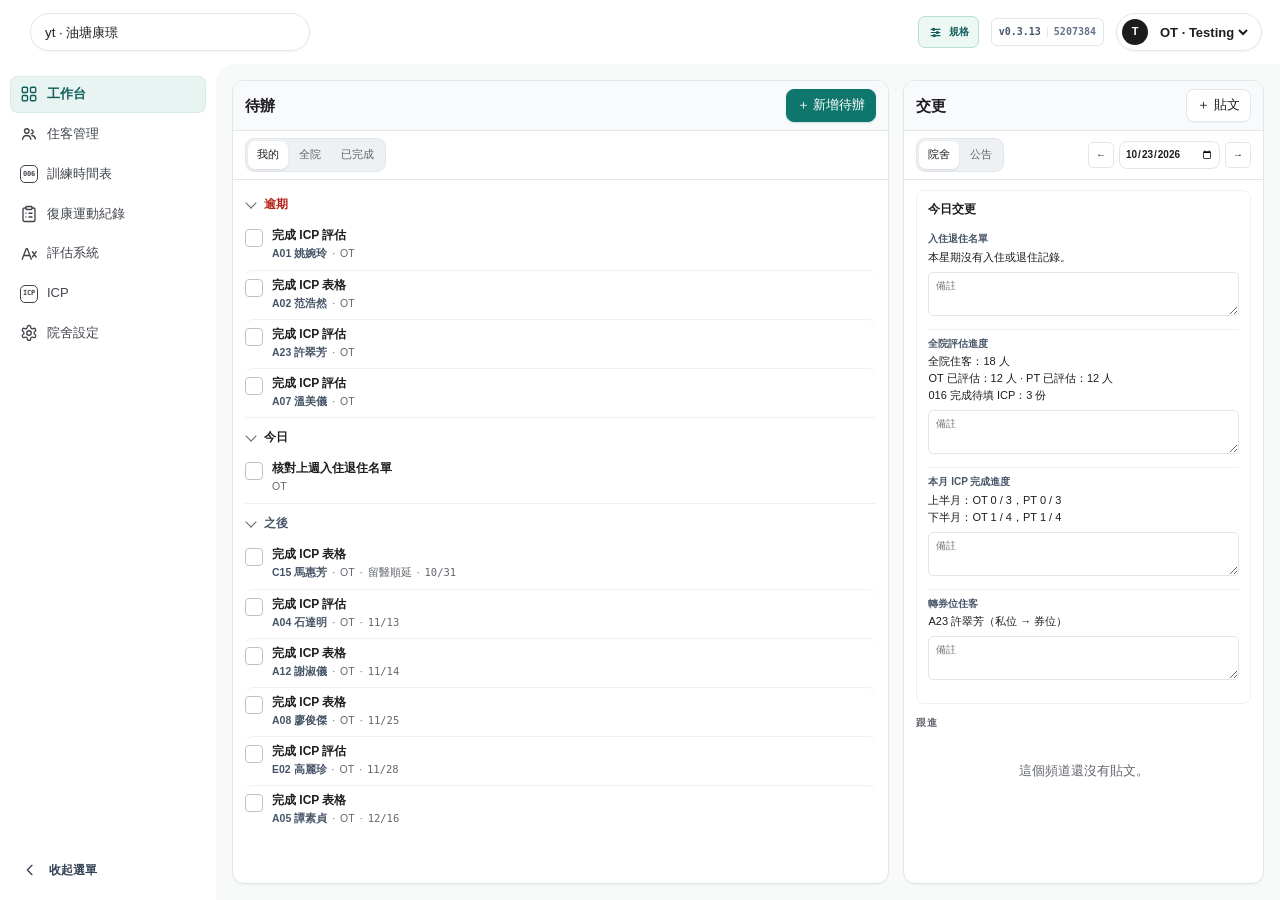
<file: index.html>
<!doctype html>
<html lang="zh-Hant">
<head>
  <meta charset="utf-8">
  <meta name="viewport" content="width=device-width, initial-scale=1">
  <title>OT System</title>
  <style>
    :root {
      --bg: #f4f6f8;
      --line: #d8e1e7;
      --ink: #111827;
      --muted: #64748b;
      --teal: #0f766e;
      --teal-dark: #115e59;
      --teal-soft: #e7f3f1;
      --workspace-surface: #f7faf9;
      --shell-surface: #ffffff;
      --sidebar-expanded: 216px;
      --sidebar-collapsed: 76px;
      --topbar-height: 64px;
    }

    * { box-sizing: border-box; }
    html, body { height: 100%; margin: 0; }
    body {
      overflow: hidden;
      background: var(--shell-surface);
      color: var(--ink);
      font-family: "Microsoft JhengHei", "Noto Sans TC", Arial, sans-serif;
      font-size: 13px;
      line-height: 1.45;
    }
    button { font: inherit; cursor: pointer; }

    .app {
      display: grid;
      grid-template-rows: var(--topbar-height) minmax(0, 1fr);
      width: 100%;
      height: 100vh;
      height: 100dvh;
      overflow: hidden;
      border-radius: 0;
      background: var(--shell-surface);
    }
    .app-body {
      display: grid;
      grid-template-columns: var(--sidebar-expanded) minmax(0, 1fr);
      min-width: 0;
      min-height: 0;
      overflow: hidden;
      background: var(--shell-surface);
      transition: grid-template-columns .18s ease;
    }
    .app.sidebar-collapsed .app-body {
      grid-template-columns: var(--sidebar-collapsed) minmax(0, 1fr);
    }
    .app.sidebar-collapsed .sidebar {
      padding-inline: 10px;
    }
    .sidebar {
      min-height: 0;
      overflow-x: hidden;
      overflow-y: auto;
      background: var(--shell-surface);
      border-right: 0;
      padding: 12px 10px;
      display: flex;
      flex-direction: column;
    }
    .nav { display: grid; gap: 4px; }
    .nav button {
      width: 100%;
      border: 0;
      background: transparent;
      text-align: left;
      padding: 9px 10px;
      border-radius: 7px;
      color: #334155;
      display: flex;
      align-items: center;
      justify-content: flex-start;
      gap: 9px;
    }
    .nav-icon {
      width: 18px;
      height: 18px;
      flex: 0 0 auto;
      fill: none;
      stroke: currentColor;
      stroke-width: 1.8;
      stroke-linecap: round;
      stroke-linejoin: round;
    }
    .nav-label { min-width: 0; overflow: hidden; text-overflow: ellipsis; white-space: nowrap; }
    .nav button:hover { background: #f1f5f9; }
    .nav button.active {
      background: var(--teal-soft);
      color: var(--teal-dark);
      font-weight: 800;
    }

    .main {
      min-width: 0;
      min-height: 0;
      overflow-x: hidden;
      overflow-y: auto;
      border: 0;
      border-start-start-radius: 20px;
      background: var(--workspace-surface);
      box-shadow: none;
      position: relative;
    }
    .topbar {
      position: relative;
      z-index: 10;
      min-width: 0;
      background: var(--shell-surface);
      border-bottom: 0;
      display: flex;
      align-items: center;
      justify-content: space-between;
      gap: 16px;
      padding: 0 18px 0 30px;
    }
    .topbar-left, .topbar-right { display: flex; align-items: center; gap: 12px; }
    .sidebar-footer {
      margin-top: auto;
      padding-top: 10px;
    }
    .sidebar-toggle {
      width: 100%;
      min-height: 36px;
      margin: 0;
      padding: 0 11px;
      border: 0;
      border-radius: 8px;
      background: transparent;
      color: #334155;
      display: flex;
      align-items: center;
      justify-content: flex-start;
      gap: 10px;
      font-size: 12px;
      font-weight: 800;
      line-height: 1;
      transition: background-color .15s ease, color .15s ease;
    }
    .toggle-icon {
      width: 18px;
      height: 18px;
      flex: 0 0 18px;
      display: grid;
      place-items: center;
      transform: rotate(180deg);
      transition: transform .18s ease;
    }
    .toggle-icon svg {
      width: 16px;
      height: 16px;
      fill: none;
      stroke: currentColor;
      stroke-width: 2;
      stroke-linecap: round;
      stroke-linejoin: round;
    }
    .toggle-label { white-space: nowrap; }
    .sidebar-toggle:hover { background: #f1f5f9; }
    .sidebar-toggle:focus-visible {
      outline: 3px solid rgba(15, 118, 110, .25);
      outline-offset: 2px;
    }
    .app.sidebar-collapsed .nav-label { display: none; }
    .app.sidebar-collapsed .nav button { justify-content: flex-start; padding-inline: 10px; }
    .app.sidebar-collapsed .sidebar-toggle {
      width: 100%;
      min-height: 36px;
      padding: 0 11px;
      justify-content: flex-start;
    }
    .app.sidebar-collapsed .toggle-label { display: none; }
    .app.sidebar-collapsed .toggle-icon { transform: none; }
    .icon-sprite { position: absolute; width: 0; height: 0; overflow: hidden; }
    .home-select {
      width: min(280px, calc(100vw - 220px));
      min-height: 38px;
      border: 1px solid var(--line);
      border-radius: 999px;
      background-color: #fff;
      background-image:
        linear-gradient(45deg, transparent 50%, #62666d 50%),
        linear-gradient(135deg, #62666d 50%, transparent 50%);
      background-position:
        calc(100% - 18px) 16px,
        calc(100% - 13px) 16px;
      background-repeat: no-repeat;
      background-size: 5px 5px, 5px 5px;
      outline: 0;
      color: var(--ink);
      padding: 0 38px 0 14px;
      font-weight: 500;
      cursor: pointer;
      appearance: none;
      -webkit-appearance: none;
    }
    .home-select:focus-visible {
      outline: 3px solid rgba(15, 118, 110, .25);
      outline-offset: 2px;
    }
    .top-meta { color: var(--muted); }
    .user-pill {
      border: 1px solid var(--line);
      border-radius: 999px;
      background: #fff;
      padding: 5px 10px 5px 5px;
      display: flex;
      align-items: center;
      gap: 8px;
    }
    .avatar {
      width: 26px;
      height: 26px;
      border-radius: 999px;
      background: #111827;
      color: #fff;
      display: grid;
      place-items: center;
      font-size: 11px;
      font-weight: 800;
    }

    .stage {
      position: relative;
      min-height: 0;
      height: 100%;
      overflow: hidden;
      background: var(--workspace-surface);
    }
    .module-frame {
      display: block;
      width: 100%;
      height: 100%;
      border: 0;
      background: var(--workspace-surface);
    }
    .placeholder {
      height: 100%;
      padding: 18px;
    }
    .placeholder-panel {
      height: 100%;
      border: 1px solid var(--line);
      border-radius: 8px;
      background: #fff;
      display: flex;
      align-items: center;
      justify-content: center;
      color: var(--muted);
    }
    .placeholder-panel strong { color: var(--ink); margin-right: 6px; }
    .assessment-tracker {
      position: fixed;
      right: 18px;
      bottom: 18px;
      z-index: 90;
      width: min(340px, calc(100vw - 24px));
      border: 1px solid #b7ded7;
      border-radius: 9px;
      background: #fff;
      box-shadow: 0 14px 38px rgba(15, 23, 42, .2);
      display: grid;
      grid-template-columns: minmax(0, 1fr) auto;
      overflow: hidden;
    }
    .assessment-tracker[hidden] { display: none; }
    .assessment-tracker-resume {
      min-width: 0;
      border: 0;
      background: #fff;
      padding: 10px 11px;
      color: var(--ink);
      text-align: left;
      display: grid;
      grid-template-columns: auto minmax(0, 1fr);
      align-items: center;
      gap: 9px;
    }
    .assessment-tracker-resume:hover { background: #f7fbfa; }
    .assessment-tracker-mark {
      display: grid;
      place-items: center;
      width: 34px;
      height: 34px;
      border-radius: 7px;
      background: var(--teal-soft);
      color: var(--teal-dark);
      font-family: "Cascadia Mono", Consolas, monospace;
      font-size: 11px;
      font-weight: 900;
    }
    .assessment-tracker-copy { min-width: 0; display: grid; gap: 1px; }
    .assessment-tracker-copy strong { font-size: 12px; }
    .assessment-tracker-copy span {
      overflow: hidden;
      color: var(--muted);
      font-size: 10px;
      text-overflow: ellipsis;
      white-space: nowrap;
    }
    .assessment-tracker-close {
      width: 35px;
      border: 0;
      background: #fff;
      color: var(--muted);
      font-size: 17px;
    }
    .assessment-tracker-close:hover { background: #f8fafc; color: var(--ink); }
    .assessment-tracker-resume:focus-visible,
    .assessment-tracker-close:focus-visible { outline: 2px solid var(--teal); outline-offset: -3px; }

    .draft-dialog {
      width: min(430px, calc(100vw - 24px));
      border: 1px solid var(--line);
      border-radius: 9px;
      padding: 0;
      color: var(--ink);
      box-shadow: 0 24px 60px rgba(15, 23, 42, .26);
    }
    .draft-dialog::backdrop { background: rgba(15, 23, 42, .35); }
    .draft-dialog-head { padding: 15px 16px 10px; }
    .draft-dialog-head h2 { margin: 0; font-size: 16px; }
    .draft-dialog-body { padding: 0 16px 14px; color: #475569; font-size: 12px; line-height: 1.6; }
    .draft-dialog-actions {
      padding: 10px 16px 15px;
      border-top: 1px solid var(--line);
      display: flex;
      justify-content: flex-end;
      gap: 7px;
    }
    .draft-dialog-actions button {
      min-height: 34px;
      border: 1px solid var(--line);
      border-radius: 7px;
      background: #fff;
      color: var(--ink);
      padding: 6px 10px;
      font-weight: 700;
    }
    .draft-dialog-actions .primary {
      border-color: var(--teal);
      background: var(--teal);
      color: #fff;
    }
    .role-select {
      border: 0;
      background: transparent;
      color: inherit;
      font: inherit;
      font-weight: 800;
      cursor: pointer;
    }

    @media (max-width: 860px) {
      .app-body { grid-template-columns: var(--sidebar-collapsed) minmax(0, 1fr); }
      .sidebar { padding-inline: 8px; }
      .nav-label,
      .toggle-label { display: none; }
      .nav button { justify-content: center; padding-inline: 0; }
      .sidebar-toggle {
        width: 100%;
        min-height: 36px;
        padding: 0;
        justify-content: center;
      }
    }
    @media (max-width: 620px) {
      .topbar { padding-left: 18px; }
      .home-select { width: min(220px, calc(100vw - 160px)); }
      .top-meta { display: none; }
    }
  </style>
  <link rel="stylesheet" href="shared/design-system.css?v=20261116-resident-cards">
</head>
<body>
  <svg class="icon-sprite" aria-hidden="true">
    <symbol id="icon-workbench" viewBox="0 0 24 24">
      <rect x="3" y="3" width="7" height="7" rx="1.5"></rect>
      <rect x="14" y="3" width="7" height="7" rx="1.5"></rect>
      <rect x="3" y="14" width="7" height="7" rx="1.5"></rect>
      <rect x="14" y="14" width="7" height="7" rx="1.5"></rect>
    </symbol>
    <symbol id="icon-residents" viewBox="0 0 24 24">
      <circle cx="9" cy="8" r="3"></circle>
      <path d="M3.5 19c.5-3.2 2.4-5 5.5-5s5 1.8 5.5 5"></path>
      <path d="M15 6.5a2.5 2.5 0 0 1 0 5"></path>
      <path d="M16 14c2.7.2 4.2 1.8 4.5 4.5"></path>
    </symbol>
    <symbol id="icon-training" viewBox="0 0 24 24">
      <rect x="4" y="5" width="16" height="15" rx="2"></rect>
      <path d="M8 3v4M16 3v4M4 10h16"></path>
      <path d="M8 14h3M13 14h3M8 17h3"></path>
    </symbol>
    <symbol id="icon-schedule" viewBox="0 0 24 24">
      <rect x="3.5" y="5" width="17" height="15" rx="2"></rect>
      <path d="M7.5 3v4M16.5 3v4M3.5 9h17"></path>
      <circle cx="15.5" cy="15" r="3"></circle>
      <path d="M15.5 13.5v1.7l1.2.8"></path>
    </symbol>
    <symbol id="icon-records" viewBox="0 0 24 24">
      <rect x="8" y="2" width="8" height="4" rx="1"></rect>
      <path d="M16 4h2a2 2 0 0 1 2 2v14a2 2 0 0 1-2 2H6a2 2 0 0 1-2-2V6a2 2 0 0 1 2-2h2"></path>
      <path d="M8 11h.01M12 11h4M8 16h.01M12 16h4"></path>
    </symbol>
    <symbol id="icon-assessment" viewBox="0 0 24 24">
      <path d="M3 19 8.2 5h1.6L15 19M5 14h7"></path>
      <path d="m16.5 9 5 7M21.5 9l-5 7"></path>
    </symbol>
    <symbol id="icon-icp" viewBox="0 0 24 24">
      <path d="M8 4h8v3H8zM6 5H4v16h16V5h-2"></path>
      <path d="M12 17.2S8.8 15.2 8.8 12.8a1.8 1.8 0 0 1 3.2-1 1.8 1.8 0 0 1 3.2 1c0 2.4-3.2 4.4-3.2 4.4Z"></path>
    </symbol>
    <symbol id="icon-settings" viewBox="0 0 24 24">
      <path d="M12.2 2h-.4a2 2 0 0 0-2 2v.2a2 2 0 0 1-1 1.7l-.4.3a2 2 0 0 1-2 0l-.2-.1a2 2 0 0 0-2.7.7l-.2.4a2 2 0 0 0 .7 2.7l.2.1a2 2 0 0 1 1 1.7v.5a2 2 0 0 1-1 1.7l-.2.1a2 2 0 0 0-.7 2.7l.2.4a2 2 0 0 0 2.7.7l.2-.1a2 2 0 0 1 2 0l.4.3a2 2 0 0 1 1 1.7v.2a2 2 0 0 0 2 2h.4a2 2 0 0 0 2-2v-.2a2 2 0 0 1 1-1.7l.4-.3a2 2 0 0 1 2 0l.2.1a2 2 0 0 0 2.7-.7l.2-.4a2 2 0 0 0-.7-2.7l-.2-.1a2 2 0 0 1-1-1.7v-.5a2 2 0 0 1 1-1.7l.2-.1a2 2 0 0 0 .7-2.7l-.2-.4a2 2 0 0 0-2.7-.7l-.2.1a2 2 0 0 1-2 0l-.4-.3a2 2 0 0 1-1-1.7V4a2 2 0 0 0-2-2Z"></path>
      <circle cx="12" cy="12" r="3"></circle>
    </symbol>
  </svg>
  <div class="app app-frame">
    <header class="topbar">
      <div class="topbar-left">
        <select id="home-select" class="home-select" aria-label="目前院舍" data-spec-ids="BH-GLOBAL-001"></select>
      </div>
      <div class="topbar-right">
        <span class="top-meta">2026年10月26日</span>
        <label class="user-pill" title="切換示範身份">
          <span class="avatar" id="current-user-avatar">T</span>
          <select class="role-select" id="current-role-select" aria-label="目前使用者" data-spec-ids="BH-GLOBAL-004">
            <option value="ot">OT · Testing</option>
            <option value="pt">PT · Testing</option>
          </select>
        </label>
      </div>
    </header>

    <div class="app-body">
      <aside class="sidebar">
        <nav class="nav" aria-label="系統模組">
          <button class="active" data-module="workbench" type="button" title="工作台" aria-label="工作台">
            <svg class="nav-icon" aria-hidden="true"><use href="#icon-workbench"></use></svg>
            <span class="nav-label">工作台</span>
          </button>
          <button data-module="residents" type="button" title="住客管理" aria-label="住客管理">
            <svg class="nav-icon" aria-hidden="true"><use href="#icon-residents"></use></svg>
            <span class="nav-label">住客管理</span>
          </button>
          <button data-module="training" type="button" title="訓練時間表" aria-label="訓練時間表">
            <span class="nav-code-icon" aria-hidden="true">006</span>
            <span class="nav-label">訓練時間表</span>
          </button>
          <button data-module="records" type="button" title="復康運動紀錄" aria-label="復康運動紀錄">
            <svg class="nav-icon" aria-hidden="true"><use href="#icon-records"></use></svg>
            <span class="nav-label">復康運動紀錄</span>
          </button>
          <button data-module="assessment" type="button" title="評估系統" aria-label="評估系統">
            <svg class="nav-icon" aria-hidden="true"><use href="#icon-assessment"></use></svg>
            <span class="nav-label">評估系統</span>
          </button>
          <button data-module="icp" type="button" title="ICP" aria-label="ICP">
            <span class="nav-code-icon" aria-hidden="true">ICP</span>
            <span class="nav-label">ICP</span>
          </button>
          <button data-module="settings" type="button" title="院舍設定" aria-label="院舍設定">
            <svg class="nav-icon" aria-hidden="true"><use href="#icon-settings"></use></svg>
            <span class="nav-label">院舍設定</span>
          </button>
        </nav>
        <div class="sidebar-footer">
          <button id="sidebar-toggle" class="sidebar-toggle" type="button" title="收起側欄"
            aria-label="收起側欄" aria-expanded="true" data-spec-coverage-ignore>
            <span class="toggle-icon" aria-hidden="true">
              <svg viewBox="0 0 24 24"><path d="m9 5 7 7-7 7"></path></svg>
            </span>
            <span class="toggle-label">收起選單</span>
          </button>
        </div>
      </aside>

      <main class="main workspace">
        <section class="stage">
          <iframe
            id="module-frame"
            class="module-frame"
            title="工作台"
            src="workbench/index.html?embed=1&v=20261120-version-badge"
          ></iframe>
          <div id="placeholder" class="placeholder" hidden>
            <div class="placeholder-panel"><strong id="placeholder-title">模組</strong>尚未建立</div>
          </div>
        </section>
      </main>
    </div>
  </div>

  <aside class="assessment-tracker" id="assessment-tracker" aria-label="進行中的 016 評估"
    data-spec-ids="BH-AX-016" hidden>
    <button class="assessment-tracker-resume" id="assessment-tracker-resume" type="button" data-spec-ids="BH-AX-016">
      <span class="assessment-tracker-mark">016</span>
      <span class="assessment-tracker-copy">
        <strong id="assessment-tracker-resident">016 評估進行中</strong>
        <span id="assessment-tracker-progress">返回評估</span>
      </span>
    </button>
    <button class="assessment-tracker-close" id="assessment-tracker-close" type="button" aria-label="關閉 016 提示">×</button>
  </aside>

  <dialog class="draft-dialog" id="assessment-close-dialog" aria-labelledby="assessment-close-title"
    data-spec-ids="BH-AX-016">
    <div class="draft-dialog-head">
      <h2 id="assessment-close-title">確定關閉評估？</h2>
    </div>
    <div class="draft-dialog-body">
      草稿會保留，可在「評估系統」繼續。
    </div>
    <div class="draft-dialog-actions">
      <button id="assessment-keep-working" type="button">取消</button>
      <button class="primary" id="assessment-dismiss-tracker" type="button">確定</button>
    </div>
  </dialog>

  <script src="shared/demo-reset.js"></script>
  <script src="shared/home-settings.js"></script>
  <script src="shared/prototype-catalog.js"></script>
  <script src="shared/mock-residents.js?v=20261119-007-groups"></script>
  <script src="shared/prototype-domain.js?v=20261119-007-groups"></script>
  <script>
    const modules = {
      workbench: { label: "工作台", src: "workbench/index.html?embed=1&v=20261120-version-badge" },
      residents: { label: "住客管理", src: "residents/index.html?embed=1&v=20261120-version-badge" },
      training: { label: "訓練時間表", src: "training/index.html?embed=1&v=20261120-version-badge" },
      records: { label: "復康運動紀錄", src: "records/index.html?embed=1&v=20261120-version-badge" },
      assessment: { label: "評估系統", src: "assessment/paper-aligned.html?embed=1&v=20261120-version-badge" },
      icp: { label: "ICP", src: "icp/worklist.html?embed=1&v=20261120-version-badge" },
      settings: { label: "院舍設定", src: "settings/index.html?embed=1&v=20261120-version-badge" }
    };

    const navButtons = document.querySelectorAll(".nav button");
    const frame = document.getElementById("module-frame");
    const placeholder = document.getElementById("placeholder");
    const placeholderTitle = document.getElementById("placeholder-title");
    const app = document.querySelector(".app");
    const sidebarToggle = document.getElementById("sidebar-toggle");
    const homeSelect = document.getElementById("home-select");
    const assessmentTracker = document.getElementById("assessment-tracker");
    const assessmentTrackerResume = document.getElementById("assessment-tracker-resume");
    const assessmentTrackerClose = document.getElementById("assessment-tracker-close");
    const assessmentCloseDialog = document.getElementById("assessment-close-dialog");
    const currentRoleSelect = document.getElementById("current-role-select");
    const currentUserAvatar = document.getElementById("current-user-avatar");
    const ACTIVE_ASSESSMENT_DRAFT_KEY = OT_MOCK_STORAGE_KEYS.assessmentDraft;
    let currentModuleKey = "workbench";
    let activeAssessmentDraft = readShellAssessmentDraft();
    const escapeHtml = value => String(value ?? "")
      .replaceAll("&", "&amp;")
      .replaceAll("<", "&lt;")
      .replaceAll(">", "&gt;")
      .replaceAll('"', "&quot;")
      .replaceAll("'", "&#039;");

    function applyCurrentUser() {
      const user = OT_PROTOTYPE.currentUser();
      currentRoleSelect.value = user.role === "PT" ? "pt" : "ot";
      currentUserAvatar.textContent = user.role === "PT" ? "P" : "T";
    }

    function readShellAssessmentDraft() {
      try {
        const draft = JSON.parse(localStorage.getItem(ACTIVE_ASSESSMENT_DRAFT_KEY));
        return draft && typeof draft === "object" ? draft : null;
      } catch (error) {
        return null;
      }
    }

    function writeShellAssessmentDraft(draft) {
      activeAssessmentDraft = draft || null;
      try {
        if (activeAssessmentDraft) {
          localStorage.setItem(ACTIVE_ASSESSMENT_DRAFT_KEY, JSON.stringify(activeAssessmentDraft));
        } else {
          localStorage.removeItem(ACTIVE_ASSESSMENT_DRAFT_KEY);
        }
      } catch (error) {
        // The in-memory draft still works during this shell session.
      }
    }

    function assessmentRoleSummary(draft) {
      const roles = draft?.record?.roles;
      if (!roles) return "草稿已保留";
      const ot = roles.ot?.complete ? "OT 已完成" : "OT 待完成";
      const pt = roles.pt?.complete ? "PT 已完成" : "PT 待完成";
      return `${ot} · ${pt}`;
    }

    function renderAssessmentTracker() {
      const draft = activeAssessmentDraft || readShellAssessmentDraft();
      const active = Boolean(
        draft &&
        draft.record?.status !== "completed" &&
        !draft.dismissed &&
        currentModuleKey !== "assessment"
      );
      assessmentTracker.hidden = !active;
      if (!active) return;
      document.getElementById("assessment-tracker-resident").textContent =
        `${draft.resident?.bed || "016"} · ${draft.resident?.name || "評估進行中"}`;
      document.getElementById("assessment-tracker-progress").textContent =
        `${draft.record?.code || "016"} · ${assessmentRoleSummary(draft)}`;
    }

    function postDraftToAssessmentFrame() {
      if (currentModuleKey !== "assessment" || !activeAssessmentDraft || !frame.contentWindow) return;
      const frameUrl = new URL(frame.src, location.href);
      if (frameUrl.searchParams.get("mode") !== "session") return;
      frame.contentWindow.postMessage(
        { type: "ot-assessment-restore", draft: activeAssessmentDraft },
        "*"
      );
    }

    function resumeAssessment() {
      const draft = activeAssessmentDraft || readShellAssessmentDraft();
      if (!draft?.resumeUrl) return;
      draft.dismissed = false;
      writeShellAssessmentDraft(draft);
      openModule("assessment", draft.resumeUrl);
    }

    function renderHomeOptions() {
      homeSelect.innerHTML = OT_HOME_SETTINGS.getHomeList().map(home => (
        `<option value="${home.code}">${home.code} · ${home.name}</option>`
      )).join("");
      homeSelect.value = OT_HOME_SETTINGS.getActiveHomeCode();
    }

    function setSidebarCollapsed(collapsed) {
      app.classList.toggle("sidebar-collapsed", collapsed);
      sidebarToggle.title = collapsed ? "展開側欄" : "收起側欄";
      sidebarToggle.setAttribute("aria-label", sidebarToggle.title);
      sidebarToggle.setAttribute("aria-expanded", String(!collapsed));
      try {
        localStorage.setItem("ot-shell.sidebar-collapsed", collapsed ? "1" : "0");
      } catch (error) {
        // The shell still works when storage is unavailable.
      }
    }

    try {
      setSidebarCollapsed(localStorage.getItem("ot-shell.sidebar-collapsed") === "1");
    } catch (error) {
      setSidebarCollapsed(false);
    }

    sidebarToggle.addEventListener("click", () => {
      setSidebarCollapsed(!app.classList.contains("sidebar-collapsed"));
    });

    homeSelect.addEventListener("change", () => {
      OT_HOME_SETTINGS.setActiveHome(homeSelect.value);
      openModule(currentModuleKey);
    });

    currentRoleSelect.addEventListener("change", () => {
      OT_PROTOTYPE.setCurrentUser(currentRoleSelect.value);
      applyCurrentUser();
      openModule(currentModuleKey);
    });

    window.addEventListener("storage", event => {
      if (event.key === OT_HOME_SETTINGS.activeHomeKey && event.newValue) {
        homeSelect.value = event.newValue;
      }
      if (event.key === OT_HOME_SETTINGS.storageKey) renderHomeOptions();
      if (event.key === ACTIVE_ASSESSMENT_DRAFT_KEY) {
        activeAssessmentDraft = readShellAssessmentDraft();
        renderAssessmentTracker();
      }
    });

    assessmentTrackerResume.addEventListener("click", resumeAssessment);
    assessmentTrackerClose.addEventListener("click", () => {
      assessmentCloseDialog.showModal();
    });
    document.getElementById("assessment-keep-working").addEventListener("click", () => {
      assessmentCloseDialog.close();
    });
    document.getElementById("assessment-dismiss-tracker").addEventListener("click", () => {
      if (activeAssessmentDraft) {
        activeAssessmentDraft.dismissed = true;
        writeShellAssessmentDraft(activeAssessmentDraft);
      }
      assessmentCloseDialog.close();
      renderAssessmentTracker();
    });
    assessmentCloseDialog.addEventListener("cancel", () => {
      assessmentCloseDialog.close();
    });

    window.addEventListener("message", event => {
      if (event.source !== frame.contentWindow) return;
      if (event.data?.type === "ot-open-module" && modules[event.data.module]) {
        const source = String(event.data.source || modules[event.data.module].src);
        if (source.startsWith(`${event.data.module}/`)) {
          openModule(event.data.module, source);
        }
        return;
      }
      if (event.data?.type === "ot-assessment-draft-cleared") {
        writeShellAssessmentDraft(null);
        renderAssessmentTracker();
        return;
      }
      if (event.data?.type === "ot-assessment-draft" && event.data.draft) {
        writeShellAssessmentDraft(event.data.draft);
        renderAssessmentTracker();
      }
    });

    frame.addEventListener("load", () => {
      postDraftToAssessmentFrame();
      renderAssessmentTracker();
    });

    function openModule(key, sourceOverride = null) {
      currentModuleKey = key;
      const button = document.querySelector(`.nav button[data-module="${key}"]`);
      const module = modules[key];
      const label = module?.label || button?.querySelector("span")?.textContent || key;
      navButtons.forEach(item => {
        const active = item === button;
        item.classList.toggle("active", active);
        if (active) item.setAttribute("aria-current", "page");
        else item.removeAttribute("aria-current");
      });

      if (module) {
        let source = sourceOverride || module.src;
        if (key === "assessment" && !sourceOverride) {
          source = `${module.src}&view=manager&refresh=${Date.now()}`;
        }
        placeholder.hidden = true;
        frame.hidden = false;
        frame.title = label;
        frame.src = source;
      } else {
        frame.hidden = true;
        placeholder.hidden = false;
        placeholderTitle.textContent = label;
      }

      history.replaceState(null, "", `#${key}`);
      renderAssessmentTracker();
    }

    navButtons.forEach(button => {
      button.addEventListener("click", () => openModule(button.dataset.module));
    });

    applyCurrentUser();
    renderHomeOptions();
    renderAssessmentTracker();
    const initialModule = location.hash.slice(1);
    if (initialModule && document.querySelector(`.nav button[data-module="${initialModule}"]`)) {
      openModule(initialModule);
    }
  </script>
  <script src="shared/ui-system.js?v=20261121-v0313"></script>
  <script src="shared/spec-inspector-data.js?v=20261119-007-groups"></script>
  <script src="shared/spec-inspector.js?v=20261123-instant-chip-tips"></script>
</body>
</html>
</file>
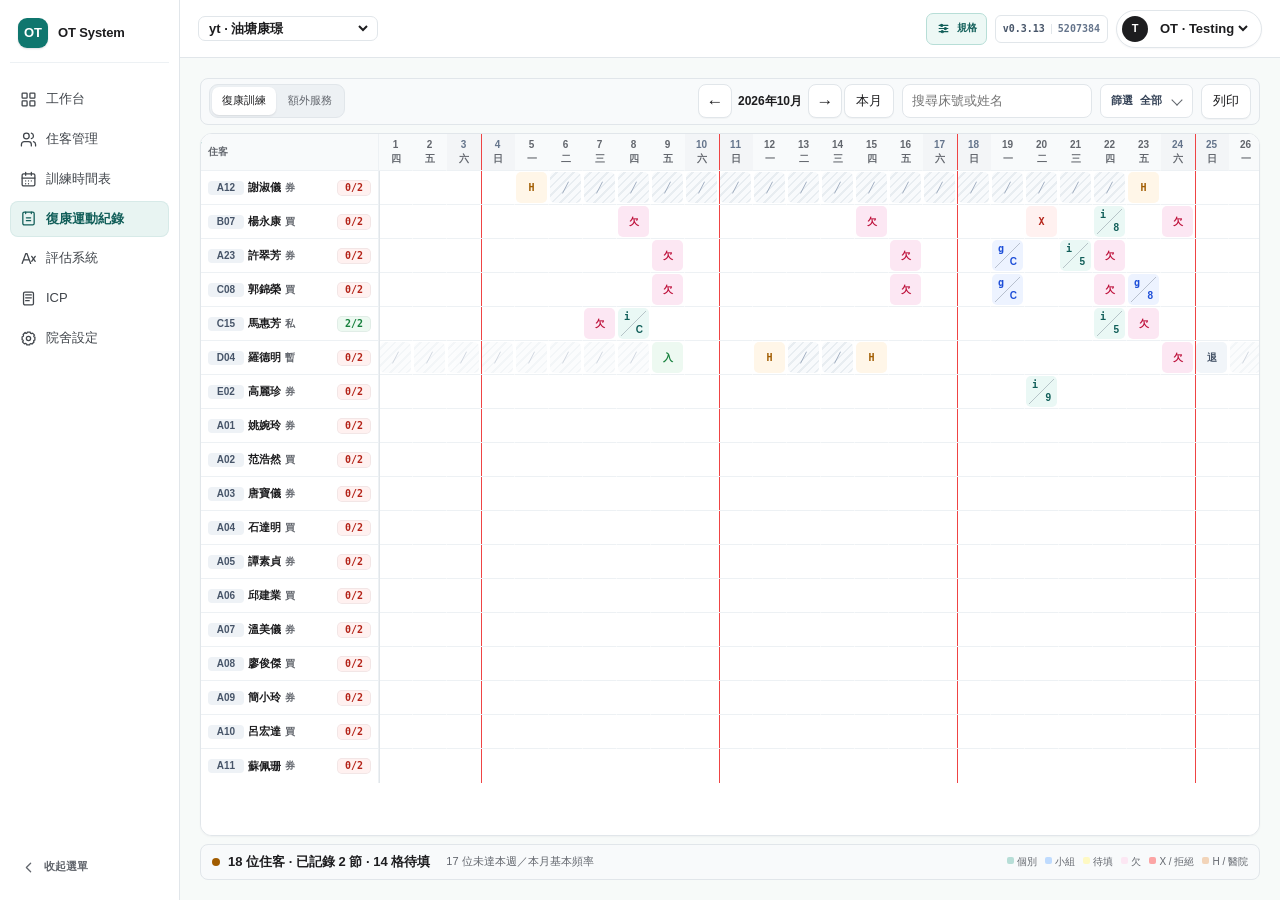
<file: records/index.html>
<!doctype html>
<html lang="zh-Hant">
<head>
  <meta charset="utf-8">
  <meta name="viewport" content="width=device-width, initial-scale=1">
  <title>復康運動紀錄</title>
  <script>
    const params = new URLSearchParams(location.search);
    if (params.has("embed")) {
      document.documentElement.classList.add("embedded");
    }
    if (params.has("dev")) {
      document.documentElement.classList.add("developer");
    }
  </script>
  <style>
    :root {
      --bg: #f4f6f8;
      --surface: #ffffff;
      --line: #d8e1e7;
      --ink: #111827;
      --muted: #64748b;
      --teal: #0f766e;
      --teal-dark: #115e59;
      --teal-soft: #e7f3f1;
      --blue: #2563eb;
      --blue-soft: #eff6ff;
      --amber: #b45309;
      --amber-soft: #fff7ed;
      --red: #b91c1c;
      --red-soft: #fef2f2;
      --green: #15803d;
      --green-soft: #f0fdf4;
      --shadow: 0 1px 2px rgba(15, 23, 42, .06);
    }

    * { box-sizing: border-box; }
    html, body { min-height: 100%; }
    body {
      margin: 0;
      background: var(--bg);
      color: var(--ink);
      font-family: "Microsoft JhengHei", "Noto Sans TC", Arial, sans-serif;
      font-size: 13px;
      line-height: 1.45;
    }
    button, input, select { font: inherit; }
    button { cursor: pointer; }
    button:focus-visible,
    [tabindex]:focus-visible,
    select:focus-visible {
      outline: 3px solid rgba(15, 118, 110, .25);
      outline-offset: 2px;
    }

    .app { min-height: 100vh; display: grid; grid-template-columns: 220px minmax(0, 1fr); }
    .sidebar {
      background: var(--surface);
      border-right: 1px solid var(--line);
      padding: 16px 10px;
      display: flex;
      flex-direction: column;
      gap: 18px;
    }
    .brand { display: flex; align-items: center; gap: 10px; padding: 2px 8px 14px; border-bottom: 1px solid var(--line); }
    .brand-mark {
      width: 30px;
      height: 30px;
      border-radius: 7px;
      background: var(--teal);
      color: #fff;
      display: grid;
      place-items: center;
      font-weight: 800;
    }
    .brand-title { font-weight: 800; }
    .brand-sub { color: var(--muted); font-size: 11px; }
    .nav { display: grid; gap: 4px; }
    .nav button {
      width: 100%;
      border: 0;
      background: transparent;
      text-align: left;
      padding: 9px 10px;
      border-radius: 7px;
      color: #334155;
      display: flex;
      justify-content: space-between;
      gap: 10px;
    }
    .nav button:hover { background: #f1f5f9; }
    .nav button.active { background: var(--teal-soft); color: var(--teal-dark); font-weight: 800; }
    .nav small { color: var(--muted); font-size: 10px; }

    .main { min-width: 0; display: grid; grid-template-rows: 58px minmax(0, 1fr); }
    .topbar {
      background: var(--surface);
      border-bottom: 1px solid var(--line);
      display: flex;
      align-items: center;
      justify-content: space-between;
      gap: 16px;
      padding: 0 18px;
    }
    .home-pill {
      min-width: 180px;
      border: 1px solid var(--line);
      border-radius: 7px;
      background: var(--surface);
      padding: 7px 10px;
      display: flex;
      justify-content: space-between;
      align-items: center;
      gap: 12px;
    }
    .top-meta { color: var(--muted); }
    .topbar-actions,
    .actions { display: flex; align-items: center; gap: 8px; flex-wrap: wrap; }
    .user-pill {
      border: 1px solid var(--line);
      border-radius: 999px;
      background: var(--surface);
      padding: 5px 10px 5px 5px;
      display: flex;
      align-items: center;
      gap: 8px;
    }
    .avatar {
      width: 26px;
      height: 26px;
      border-radius: 999px;
      background: #111827;
      color: #fff;
      display: grid;
      place-items: center;
      font-size: 11px;
      font-weight: 800;
    }

    .content {
      min-width: 0;
      height: calc(100vh - 58px);
      padding: 16px 18px;
      display: flex;
      flex-direction: column;
      overflow: hidden;
    }
    .screen-head {
      display: flex;
      justify-content: space-between;
      align-items: flex-start;
      gap: 18px;
      margin-bottom: 8px;
      flex: 0 0 auto;
    }
    h1 { margin: 0; font-size: 20px; line-height: 1.2; font-weight: 700; letter-spacing: 0; }
    .btn {
      min-height: 34px;
      border: 1px solid var(--line);
      border-radius: 7px;
      background: var(--surface);
      color: var(--ink);
      padding: 7px 11px;
      font-weight: 700;
      box-shadow: var(--shadow);
    }
    .btn:hover { background: #f8fafc; }
    .btn-primary { background: var(--teal); border-color: var(--teal); color: #fff; }
    .btn-primary:hover { background: var(--teal-dark); }
    .icon-btn {
      width: 34px;
      min-height: 34px;
      padding: 0;
      display: inline-grid;
      place-items: center;
      font-size: 17px;
      line-height: 1;
    }

    .control-bar {
      flex: 0 0 auto;
      min-height: 44px;
      display: flex;
      align-items: center;
      gap: 10px;
      border: 1px solid var(--line);
      border-radius: 8px;
      background: var(--surface);
      padding: 5px 8px;
      overflow: visible;
    }
    .mode-switch {
      display: inline-flex;
      align-items: center;
      gap: 2px;
      padding: 2px;
      border-radius: 6px;
      background: #f1f5f9;
      flex: 0 0 auto;
    }
    .mode-tab {
      border: 0;
      border-radius: 5px;
      background: transparent;
      padding: 6px 10px;
      color: var(--muted);
      text-align: center;
      font-size: 11px;
      font-weight: 800;
      white-space: nowrap;
    }
    .mode-tab:hover { background: #e9eef3; }
    .mode-tab.active {
      background: var(--surface);
      color: var(--teal-dark);
      box-shadow: var(--shadow);
    }
    .toolbar-right {
      margin-left: auto;
      display: flex;
      align-items: center;
      gap: 8px;
      flex: 0 0 auto;
    }
    .month-nav { display: flex; align-items: center; gap: 2px; flex: 0 0 auto; }
    .month-nav strong { padding-inline: 4px; text-align: center; font-size: 12px; white-space: nowrap; }
    .month-nav .btn { min-height: 34px; height: 34px; }
    .record-filter-menu { position: relative; flex: 0 0 auto; }
    .record-filter-menu summary {
      min-height: 34px;
      list-style: none;
      border: 1px solid var(--line);
      border-radius: 7px;
      background: #fff;
      padding: 6px 10px;
      color: #334155;
      font-size: 11px;
      font-weight: 800;
      cursor: pointer;
      display: flex;
      align-items: center;
      gap: 7px;
    }
    .record-filter-menu summary::-webkit-details-marker { display: none; }
    .record-filter-menu summary::after {
      content: "";
      width: 7px;
      height: 7px;
      margin: -3px 1px 0 4px;
      border-right: 1.5px solid currentColor;
      border-bottom: 1.5px solid currentColor;
      color: var(--muted);
      transform: rotate(45deg);
    }
    .record-filter-menu[open] summary::after {
      margin-top: 3px;
      transform: rotate(225deg);
    }
    .record-filter-menu[open] summary,
    .record-filter-menu.is-active summary {
      background: var(--teal-soft);
      border-color: #b7ded7;
      color: var(--teal-dark);
    }
    .place-popover {
      position: absolute;
      right: 0;
      top: calc(100% + 5px);
      z-index: 40;
      width: 250px;
      border: 1px solid var(--line);
      border-radius: 7px;
      background: #fff;
      box-shadow: 0 12px 30px rgba(15, 23, 42, .18);
      padding: 7px;
      display: grid;
      gap: 5px;
    }
    .record-filter-group {
      display: grid;
      gap: 4px;
    }
    .record-filter-group > strong {
      color: var(--muted);
      font-size: 9px;
      font-weight: 800;
    }
    .place-option {
      min-height: 30px;
      border-radius: 5px;
      padding: 5px 7px;
      display: flex;
      align-items: center;
      gap: 7px;
      color: #334155;
      font-size: 11px;
      font-weight: 700;
    }
    .place-option:hover { background: #f8fafc; }
    .record-filter-field {
      display: grid;
      gap: 4px;
      color: var(--muted);
      font-size: 9px;
      font-weight: 800;
    }
    .record-filter-field .compact-select { width: 100%; font-size: 10px; }
    .record-search {
      width: 190px;
      min-height: 34px;
      border: 1px solid var(--line);
      border-radius: 7px;
      background: #fff;
      padding: 6px 9px;
    }
    .compact-select {
      min-height: 34px;
      border: 1px solid var(--line);
      border-radius: 7px;
      background: #fff;
      color: var(--ink);
      padding: 5px 7px;
    }

    .summary-line {
      min-height: 36px;
      margin-top: 8px;
      flex: 0 0 auto;
      border: 1px solid var(--line);
      border-radius: 8px;
      background: var(--surface);
      padding: 7px 11px;
      display: flex;
      align-items: center;
      justify-content: space-between;
      gap: 12px;
    }
    .summary-copy { display: flex; align-items: center; gap: 8px; min-width: 0; }
    .summary-dot { width: 8px; height: 8px; border-radius: 50%; background: var(--amber); flex: 0 0 auto; }
    #summary-copy { display: flex; align-items: center; gap: 16px; min-width: 0; }
    .summary-copy strong { white-space: nowrap; }
    .summary-copy span { color: var(--muted); font-size: 11px; }
    .legend { color: var(--muted); font-size: 10px; display: flex; align-items: center; gap: 8px; flex-wrap: wrap; }
    .legend i {
      display: inline-block;
      width: 7px;
      height: 7px;
      border-radius: 2px;
      margin-right: 3px;
      vertical-align: 1px;
    }
    .legend .individual { background: #b7ded7; }
    .legend .group { background: #bfdbfe; }
    .legend .extra-individual { background: #fcd9b6; }
    .legend .extra-group { background: #fdba74; }
    .legend .special { background: #fca5a5; }
    .legend .hospital { background: #f2d4b9; }
    .legend .planned { background: #fef9c3; }
    .legend .planned-overdue { background: #fce7f3; }

    .sheet {
      margin-top: 8px;
      min-height: 0;
      flex: 1 1 auto;
      border: 1px solid var(--line);
      border-radius: 8px;
      background: var(--surface);
      overflow: hidden;
      box-shadow: var(--shadow);
      display: flex;
    }
    .record-scroll {
      flex: 1 1 auto;
      min-height: 0;
      max-height: none;
      overflow: auto;
      background: #fff;
    }
    .record-table-wrap {
      position: relative;
      width: max-content;
      min-width: 100%;
    }
    .record-table {
      border-collapse: separate;
      border-spacing: 0;
      width: max-content;
      min-width: 100%;
      font-size: 11px;
    }
    .record-table th,
    .record-table td {
      border-right: 1px solid var(--line);
      border-bottom: 1px solid var(--line);
    }
    .record-table th:last-child,
    .record-table td:last-child { border-right: 0; }
    .record-table tr:last-child td { border-bottom: 0; }
    .resident-head,
    .resident-cell {
      position: sticky;
      left: 0;
      z-index: 8;
      width: 164px;
      min-width: 164px;
      max-width: 164px;
      background: var(--surface);
      text-align: left;
      padding: 3px 7px;
    }
    .resident-head {
      z-index: 12;
      background: #f8fafc;
      color: #334155;
      font-weight: 800;
    }
    .day-head {
      width: 34px;
      min-width: 34px;
      height: 36px;
      padding: 4px 1px;
      background: #f8fafc;
      color: #475569;
      text-align: center;
      font-size: 10px;
      font-weight: 800;
      position: sticky;
      top: 0;
      z-index: 6;
    }
    .day-head span { display: block; color: var(--muted); font-size: 8px; font-weight: 700; }
    .day-head.weekend { background: #f3f5f7; color: #64748b; }
    .day-head.today { background: var(--teal-soft); color: var(--teal-dark); }
    .day-head.today,
    .day-head.before-today,
    .record-cell-wrap.today,
    .record-cell-wrap.before-today {
      border-right-color: transparent;
    }
    .today-column-guides {
      position: absolute;
      top: 0;
      bottom: 0;
      z-index: 7;
      pointer-events: none;
    }
    .today-column-guides::before,
    .today-column-guides::after {
      content: "";
      position: absolute;
      top: 0;
      bottom: 0;
      width: var(--guide-line-width, 1px);
      background: repeating-linear-gradient(
        to bottom,
        rgba(15, 118, 110, .95) 0 2px,
        transparent 2px 8px
      );
    }
    .today-column-guides::before { left: 0; }
    .today-column-guides::after { right: 0; }
    .day-head.week-start,
    .record-cell-wrap.week-start {
      box-shadow: inset 1px 0 0 #ef4444;
    }
    .row-resident {
      display: grid;
      grid-template-columns: 36px minmax(0, 1fr) 30px;
      align-items: center;
      column-gap: 4px;
      min-width: 0;
      min-height: 20px;
      line-height: 1.2;
    }
    .record-table .row-resident.row-resident {
      grid-template-columns: 36px minmax(0, 1fr) 30px;
      grid-template-rows: auto;
      column-gap: 4px;
      row-gap: 0;
    }
    .record-table .row-resident.row-resident .bed {
      grid-column: 1;
      grid-row: 1;
    }
    .record-table .row-resident.row-resident .resident-name-line {
      grid-column: 2;
      grid-row: 1;
    }
    .record-table .row-resident.row-resident .row-check {
      grid-column: 3;
      grid-row: 1;
    }
    .bed {
      width: 36px;
      border-radius: 4px;
      background: #eef2f6;
      color: #475569;
      padding: 1px 4px;
      box-sizing: border-box;
      text-align: center;
      font-size: 10px;
      font-weight: 900;
    }
    .resident-inline-name {
      min-width: 0;
      font-size: 11px;
      white-space: nowrap;
      overflow: hidden;
      text-overflow: ellipsis;
    }
    .resident-name-line {
      min-width: 0;
      display: flex;
      align-items: center;
      gap: 4px;
      overflow: hidden;
    }
    .resident-place {
      flex: 0 0 auto;
      color: var(--muted);
      font-size: 9px;
      font-weight: 700;
      white-space: nowrap;
    }
    .row-check {
      min-width: 27px;
      justify-self: end;
      text-align: right;
      font-size: 10px;
      font-weight: 800;
      white-space: nowrap;
    }
    .row-check.short { color: var(--red); }
    .row-check.met { color: var(--green); }
    .record-cell-wrap {
      position: relative;
      width: 34px;
      min-width: 34px;
      height: 34px;
      padding: 1px;
      text-align: center;
    }
    .record-cell {
      width: 100%;
      height: 100%;
      min-height: 30px;
      border: 0;
      border-radius: 4px;
      background: transparent;
      display: grid;
      place-items: center;
      color: #475569;
      font-size: 10px;
      font-weight: 900;
      line-height: 1.1;
      padding: 2px;
      position: relative;
      overflow: hidden;
    }
    .record-cell:hover { background: #f1f5f9; box-shadow: inset 0 0 0 1px #cbd5e1; }
    .record-cell.selected { box-shadow: inset 0 0 0 2px var(--teal); }
    .record-table tr.query-focus .resident-cell {
      background: var(--teal-soft);
      box-shadow: inset 3px 0 0 var(--teal);
    }
    .record-cell.individual { background: #eaf8f5; color: var(--teal-dark); }
    .record-cell.group { background: var(--blue-soft); color: #1d4ed8; }
    .record-cell.extra-individual { background: var(--amber-soft); color: var(--amber); }
    .record-cell.extra-group { background: #ffedd5; color: #9a3412; }
    .record-cell.refusal { background: var(--red-soft); color: var(--red); }
    .record-cell.hospital { background: var(--amber-soft); color: var(--amber); }
    .record-cell.planned {
      background: #fef9c3;
      color: #475569;
      box-shadow: none;
    }
    .record-cell.planned:hover { background: #fef3c7; box-shadow: none; }
    .record-cell.planned.overdue {
      background: #fce7f3;
      color: #be123c;
      box-shadow: none;
    }
    .record-cell.planned.overdue:hover { background: #fbcfe8; box-shadow: none; }
    .planned-group-label {
      position: absolute;
      top: 3px;
      left: 4px;
      z-index: 1;
      color: #92400e;
      font-size: 8px;
      line-height: 1;
    }
    .planned-group-label sub,
    .record-cell .cell-form sub {
      font-size: .65em;
      line-height: 0;
      position: relative;
      bottom: -.18em;
    }
    .record-cell.planned.overdue .planned-group-label {
      color: #9f1239;
    }
    .record-cell.planned.overdue .planned-debt {
      position: absolute;
      right: 4px;
      bottom: 3px;
      z-index: 1;
      color: #be123c;
      font-size: 9px;
      line-height: 1;
    }
    .record-cell.locked {
      background: repeating-linear-gradient(135deg, #f8fafc, #f8fafc 4px, #e8edf1 4px, #e8edf1 6px);
      color: #94a3b8;
      cursor: not-allowed;
      box-shadow: none;
    }
    .record-cell.locked:hover { background: #f1f5f9; box-shadow: none; }
    .record-cell.admission { background: var(--green-soft); color: var(--green); }
    .record-cell.discharge { background: #f1f5f9; color: #475569; }
    .record-cell.gap {
      background: repeating-linear-gradient(135deg, #f8fafc, #f8fafc 4px, #e8edf1 4px, #e8edf1 6px);
      color: #94a3b8;
      cursor: default;
    }
    .record-cell .cell-code { display: block; }
    .record-cell.session-split::after {
      content: "";
      position: absolute;
      inset: 3px;
      pointer-events: none;
      background: linear-gradient(
        135deg,
        transparent calc(50% - .5px),
        rgba(71, 85, 105, .32) calc(50% - .5px),
        rgba(71, 85, 105, .32) calc(50% + .5px),
        transparent calc(50% + .5px)
      );
    }
    .record-cell .cell-form,
    .record-cell .cell-activity {
      position: absolute;
      z-index: 1;
      font-size: 10px;
      line-height: 1;
    }
    .record-cell .cell-form { top: 4px; left: 6px; }
    .record-cell .cell-activity { right: 6px; bottom: 4px; }

    .cell-menu {
      position: fixed;
      z-index: 80;
      width: 232px;
      border: 1px solid #cbd5e1;
      border-radius: 8px;
      background: #fff;
      box-shadow: 0 14px 36px rgba(15, 23, 42, .2);
      padding: 9px;
    }
    .menu-fields { display: grid; gap: 7px; }
    .menu-field { display: block; }
    .menu-field-row {
      display: grid;
      grid-template-columns: repeat(2, minmax(0, 1fr));
      gap: 7px;
    }
    .menu-field select {
      width: 100%;
      min-width: 0;
      height: 30px;
      border: 1px solid var(--line);
      border-radius: 6px;
      background: #fff;
      color: var(--ink);
      padding: 3px 6px;
      font-size: 11px;
    }
    .menu-field select:disabled { background: #f8fafc; color: #94a3b8; }
    .cell-menu-actions {
      margin-top: 4px;
      display: flex;
      align-items: center;
      justify-content: flex-end;
      gap: 6px;
    }
    .cell-menu-actions .btn { min-height: 26px; padding: 3px 8px; }
    .menu-error { min-height: 15px; margin-top: 5px; color: var(--red); font-size: 10px; }
    .cell-meta {
      margin-top: 7px;
      border-top: 1px solid var(--line);
      padding-top: 7px;
      color: var(--muted);
      font-size: 10px;
    }

    dialog {
      width: min(570px, calc(100vw - 24px));
      max-height: calc(100vh - 30px);
      border: 1px solid var(--line);
      border-radius: 9px;
      padding: 0;
      color: var(--ink);
      box-shadow: 0 24px 60px rgba(15, 23, 42, .24);
    }
    dialog::backdrop { background: rgba(15, 23, 42, .35); }
    .dialog-head { padding: 15px 17px 11px; border-bottom: 1px solid var(--line); }
    .dialog-head h2 { margin: 0; font-size: 17px; }
    .dialog-head p { margin: 3px 0 0; color: var(--muted); }
    .dialog-body { padding: 13px 17px 3px; max-height: calc(100vh - 175px); overflow: auto; }
    .form-section + .form-section { margin-top: 15px; }
    .form-label { margin-bottom: 6px; color: #334155; font-size: 11px; font-weight: 800; }
    .choice-grid { display: grid; grid-template-columns: repeat(2, minmax(0, 1fr)); gap: 7px; }
    .choice {
      min-height: 38px;
      border: 1px solid var(--line);
      border-radius: 6px;
      background: #fff;
      color: #334155;
      padding: 7px 9px;
      text-align: left;
      font-weight: 700;
    }
    .choice:hover { background: #f8fafc; }
    .choice.active { border-color: var(--teal); background: var(--teal-soft); color: var(--teal-dark); }
    .activity-grid { display: flex; flex-wrap: wrap; gap: 5px; }
    .activity {
      border: 1px solid var(--line);
      border-radius: 999px;
      background: #fff;
      color: #475569;
      padding: 4px 8px;
      font-size: 10px;
      font-weight: 800;
    }
    .activity.active { background: var(--teal-soft); border-color: #b7ded7; color: var(--teal-dark); }
    .activity:disabled { cursor: not-allowed; opacity: .38; }
    .special-grid { display: grid; grid-template-columns: repeat(4, minmax(0, 1fr)); gap: 6px; }
    .special-choice {
      min-height: 36px;
      border: 1px solid var(--line);
      border-radius: 6px;
      background: #fff;
      color: #475569;
      padding: 5px 4px;
      font-size: 10px;
      font-weight: 800;
    }
    .special-choice.active { border-color: var(--red); background: var(--red-soft); color: var(--red); }
    .form-error { min-height: 18px; color: var(--red); font-size: 11px; padding-top: 8px; }
    .dialog-actions {
      padding: 10px 17px 15px;
      display: flex;
      align-items: center;
      justify-content: space-between;
      gap: 10px;
    }
    .dialog-actions-right { display: flex; gap: 8px; margin-left: auto; }

    #print-dialog { width: min(1120px, calc(100vw - 20px)); }
    .print-toolbar {
      padding: 10px 13px;
      border-bottom: 1px solid var(--line);
      display: flex;
      justify-content: space-between;
      align-items: center;
      gap: 12px;
    }
    .print-toolbar strong { font-size: 14px; }
    .print-preview { overflow: auto; padding: 14px; background: #eef2f5; }
    .print-sheet {
      width: max-content;
      min-width: 100%;
      background: #fff;
      color: #111827;
      padding: 16px;
      border: 1px solid #d8e1e7;
    }
    .print-sheet h3 { margin: 0 0 2px; font-size: 17px; }
    .print-sheet p { margin: 0 0 10px; color: var(--muted); font-size: 10px; }
    .print-table { border-collapse: collapse; width: max-content; min-width: 100%; font-size: 8px; }
    .print-table th,
    .print-table td { border: 1px solid #b8c5ce; padding: 2px; text-align: center; }
    .print-table th:first-child,
    .print-table td:first-child {
      min-width: 92px;
      text-align: left;
      position: static;
      background: #fff;
    }
    .toast {
      position: fixed;
      right: 18px;
      bottom: 18px;
      z-index: 100;
      max-width: min(380px, calc(100vw - 36px));
      border: 1px solid #334155;
      border-radius: 7px;
      background: #111827;
      color: #fff;
      padding: 10px 13px;
      box-shadow: 0 10px 30px rgba(15, 23, 42, .24);
      transform: translateY(16px);
      opacity: 0;
      pointer-events: none;
      transition: opacity .16s ease, transform .16s ease;
    }
    .toast.show { opacity: 1; transform: translateY(0); }

    .empty-state {
      padding: 38px 18px;
      text-align: center;
      color: var(--muted);
    }

    @media (max-width: 1120px) {
      .app { grid-template-columns: 72px minmax(0, 1fr); }
      .brand-title, .brand-sub, .nav small { display: none; }
      .sidebar { padding-inline: 8px; }
    }
    @media (max-width: 720px) {
      .sidebar { display: none; }
      .app, .main { display: block; }
      body { overflow: auto; }
      .content { padding: 12px; }
      .screen-head { flex-direction: column; }
      .content { height: auto; min-height: calc(100vh - 54px); overflow: visible; }
      .control-bar { overflow-x: auto; }
      .mode-tab { min-width: 0; flex: 1; padding-inline: 9px; }
      .summary-line { align-items: flex-start; flex-direction: column; }
      #summary-copy { flex-wrap: wrap; row-gap: 4px; }
      .sheet { min-height: 420px; }
      .record-scroll { max-height: calc(100vh - 300px); }
      .resident-head, .resident-cell { width: 152px; min-width: 152px; max-width: 152px; }
      .dialog-body { padding-inline: 13px; }
    }
    @media (prefers-reduced-motion: reduce) {
      *, *::before, *::after { scroll-behavior: auto !important; transition: none !important; }
    }
    @media print {
      body > *:not(#print-dialog) { display: none !important; }
      #print-dialog { display: block !important; position: static; border: 0; width: 100%; max-height: none; }
      #print-dialog::backdrop { display: none; }
      .print-toolbar { display: none; }
      .print-preview { padding: 0; background: #fff; overflow: visible; }
      .print-sheet { border: 0; padding: 0; }
    }

    html.embedded .sidebar,
    html.embedded .topbar { display: none; }
    html.embedded .app { display: block; }
    html.embedded .main { display: block; }
    html.embedded .content { height: 100vh; padding: 16px; }
  </style>
  <link rel="stylesheet" href="../shared/design-system.css?v=20261116-resident-cards">
</head>
<body>
  <div class="app">
    <aside class="sidebar">
      <div class="brand">
        <div class="brand-mark">OT</div>
        <div>
          <div class="brand-title">OT System</div>
          <div class="brand-sub">復康運動紀錄</div>
        </div>
      </div>
      <nav class="nav" aria-label="系統模組">
        <button><span>工作台</span><small>首頁</small></button>
        <button><span>住客管理</span><small>007</small></button>
        <button><span>訓練時間表</span><small>006</small></button>
        <button class="active"><span>復康運動紀錄</span><small>007a / 007c</small></button>
        <button><span>評估系統</span><small>016 / MOCA</small></button>
        <button><span>ICP</span><small>週期</small></button>
        <button><span>院舍設定</span><small>設定</small></button>
      </nav>
    </aside>

    <main class="main">
      <header class="topbar">
        <div class="home-pill">
          <span><strong id="chrome-home-code">yt</strong> <span id="chrome-home-name">油塘康璟</span></span>
          <span class="ui-chevron" aria-hidden="true"></span>
        </div>
        <div class="topbar-actions">
          <span class="top-meta">2026年10月</span>
          <span class="top-meta">OT</span>
          <div class="user-pill"><span class="avatar">T</span><span>OT</span></div>
        </div>
      </header>

      <div class="content">
        <section class="control-bar" data-spec-ids="BH-REC-001,BH-REC-002,BH-REC-015,BH-REC-016">
          <div class="mode-switch" role="group" aria-label="紀錄類型" data-spec-ids="BH-REC-001">
            <button class="mode-tab active" type="button" data-mode="a" aria-pressed="true" data-spec-ids="BH-REC-001,BH-REC-004">復康訓練</button>
            <button class="mode-tab" type="button" data-mode="c" aria-pressed="false" data-spec-ids="BH-REC-001,BH-REC-005">額外服務</button>
          </div>
          <div class="toolbar-right">
            <div class="month-nav" data-spec-ids="BH-REC-003,BH-REC-012">
              <button class="btn icon-btn" type="button" data-action="prev-month" title="上一個月" aria-label="上一個月">←</button>
              <strong id="month-label">2026年10月</strong>
              <button class="btn icon-btn" type="button" data-action="next-month" title="下一個月" aria-label="下一個月">→</button>
              <button class="btn" type="button" data-action="current-month">本月</button>
            </div>
            <input class="record-search" id="record-search" type="search" placeholder="搜尋床號或姓名" aria-label="搜尋床號或姓名" data-spec-ids="BH-REC-016">
            <details class="record-filter-menu" id="record-filter-menu">
              <summary><span>篩選</span><strong id="record-filter-summary">全部</strong></summary>
              <div class="place-popover" data-spec-ids="BH-REC-002">
                <div class="record-filter-group">
                  <strong>宿位</strong>
                  <label class="place-option"><input type="checkbox" data-place="voucher" checked> 券位</label>
                  <label class="place-option"><input type="checkbox" data-place="bought" checked> 買位</label>
                  <label class="place-option"><input type="checkbox" data-place="private" checked> 私位 / 暫託</label>
                </div>
                <label class="record-filter-field">
                  樓層
                  <select class="compact-select" id="floor-filter" aria-label="樓層篩選" data-spec-ids="BH-REC-015">
                    <option value="all">全部樓層</option>
                  </select>
                </label>
                <label class="record-filter-field">
                  活動現況
                  <select class="compact-select" id="mobility-filter" aria-label="活動現況篩選" data-spec-ids="BH-REC-015">
                    <option value="all">全部活動現況</option>
                    <option value="IW">IW 自由活動</option>
                    <option value="IWC">IWC 自由輪椅活動</option>
                    <option value="CB">CB 久坐</option>
                    <option value="BB">BB 臥床</option>
                  </select>
                </label>
              </div>
            </details>
            <button class="btn" type="button" data-action="print-preview" data-spec-ids="BH-REC-012">列印</button>
          </div>
        </section>

        <section class="sheet" data-spec-ids="BH-REC-003,BH-REC-004,BH-REC-005,BH-REC-006,BH-REC-013">
          <div class="record-scroll" id="record-scroll" data-spec-ids="BH-REC-003,BH-REC-013"></div>
        </section>

        <section class="summary-line" data-spec-ids="BH-REC-008">
          <div class="summary-copy">
            <span class="summary-dot" aria-hidden="true"></span>
            <div id="summary-copy"></div>
          </div>
          <div class="legend" id="legend"></div>
        </section>
      </div>
    </main>
  </div>

  <div class="cell-menu" id="cell-menu" hidden data-spec-ids="BH-REC-004,BH-REC-005,BH-REC-006,BH-REC-007,BH-REC-009,BH-REC-011">
    <div class="menu-fields">
      <div class="menu-field-row">
        <label class="menu-field"><select id="form-select" aria-label="形式"></select></label>
        <label class="menu-field"><select id="group-select" aria-label="組別編號"></select></label>
      </div>
      <label class="menu-field"><select id="activity-select" aria-label="活動"></select></label>
      <label class="menu-field"><select id="status-select" aria-label="住客狀態"></select></label>
    </div>
    <div class="cell-meta" id="cell-meta"></div>
    <div class="menu-error" id="menu-error" role="alert"></div>
    <div class="cell-menu-actions">
      <button class="btn" type="button" data-action="clear-cell" data-spec-ids="BH-REC-006,BH-REC-009,BH-REC-011">清除</button>
      <button class="btn btn-primary" type="button" data-action="save-cell" data-spec-ids="BH-REC-004,BH-REC-005,BH-REC-006,BH-REC-007">儲存</button>
    </div>
  </div>

  <dialog id="print-dialog" aria-labelledby="print-title" data-spec-ids="BH-REC-012">
    <div class="print-toolbar">
      <strong id="print-title">列印預覽</strong>
      <div class="actions">
        <button class="btn" type="button" data-action="close-print">返回</button>
        <button class="btn btn-primary" type="button" data-action="print">列印</button>
      </div>
    </div>
    <div class="print-preview" id="print-preview"></div>
  </dialog>

  <div class="toast" id="toast" role="status" aria-live="polite"></div>

  <script src="../shared/demo-reset.js"></script>
  <script src="../shared/home-settings.js"></script>
  <script src="../shared/prototype-catalog.js"></script>
  <script src="../shared/mock-residents.js?v=20261119-007-groups"></script>
  <script src="../shared/prototype-domain.js?v=20261119-007-groups"></script>
  <script>
    function applyHomeSettings() {
      const home = OT_HOME_SETTINGS.getHome();
      document.getElementById("chrome-home-code").textContent = home.code;
      document.getElementById("chrome-home-name").textContent = home.name;
    }

    const STORAGE_KEY = OT_MOCK_STORAGE_KEYS.records;
    const PLAN_STORAGE_KEY = OT_MOCK_STORAGE_KEYS.trainingSchedule;
    const requestedToday = params.get("today");
    const parsedRequestedToday = requestedToday
      ? new Date(`${requestedToday}T00:00:00`)
      : null;
    const TODAY = parsedRequestedToday && !Number.isNaN(parsedRequestedToday.getTime())
      ? parsedRequestedToday
      : new Date();
    const TODAY_KEY = [
      TODAY.getFullYear(),
      String(TODAY.getMonth() + 1).padStart(2, "0"),
      String(TODAY.getDate()).padStart(2, "0")
    ].join("-");
    const PLAN_WEEK_DATES = {
      1: ["2026-10-07", "2026-10-08", "2026-10-09", "2026-10-10"],
      2: ["2026-10-14", "2026-10-15", "2026-10-16", "2026-10-17"],
      3: ["2026-10-21", "2026-10-22", "2026-10-23", "2026-10-24"],
      4: ["2026-10-28", "2026-10-29", "2026-10-30", "2026-10-31"]
    };
    const FALLBACK_PLAN = [
      { id: "s01", week: 1, day: 0, memberIds: ["r1"], format: "i" },
      { id: "s02", week: 1, day: 1, memberIds: ["r2"], format: "i" },
      { id: "s03", week: 1, day: 2, memberIds: ["r3", "r4"], format: "g" },
      { id: "s04", week: 2, day: 0, memberIds: ["r1"], format: "i" },
      { id: "s05", week: 2, day: 1, memberIds: ["r2"], format: "i" },
      { id: "s06", week: 2, day: 2, memberIds: ["r3", "r4"], format: "g" },
      { id: "s07", week: 3, day: 0, memberIds: ["r1"], format: "i" },
      { id: "s08", week: 3, day: 3, memberIds: ["r2"], format: "i" },
      { id: "s09", week: 3, day: 1, memberIds: ["r3", "r4"], format: "g" },
      { id: "s10", week: 1, day: 0, memberIds: ["r5"], format: "i" },
      { id: "s11", week: 3, day: 2, memberIds: ["r5"], format: "i" },
      { id: "s12", week: 1, day: 1, memberIds: ["r6"], format: "i" },
      { id: "s13", week: 3, day: 3, memberIds: ["r6"], format: "i" }
    ];
    const PLACE_LABELS = { voucher: "券", bought: "買", private: "私", respite: "暫" };
    const ACTIVITY_LABELS = Object.fromEntries(
      OT_PROTOTYPE_CATALOG.activities.map(activity => [activity.code, activity.label])
    );
    Object.assign(ACTIVITY_LABELS, {
      Ax: "評估",
      X: "拒絕訓練",
      H: "入住醫院"
    });
    const SPECIAL_OPTIONS = [
      { code: "X", label: "拒絕訓練" },
      { code: "H", label: "入住醫院" },
      { code: "IN", label: "入住" },
      { code: "OUT", label: "退住" }
    ];
    const residents = OT_PROTOTYPE.residents().map(resident => ({
      id: resident.id,
      bed: resident.bed,
      name: resident.name,
      place: {
        "券位": "voucher",
        "買位": "bought",
        "私位": "private",
        "暫託": "respite"
      }[resident.place] || "voucher",
      cadence: resident.trainingFrequency?.includes("星期") ? "weekly" : "monthly",
      floor: resident.floor || "1樓",
      mobility: resident.mobility || "IW",
      need: 2,
      activities: resident.activityCodes?.length
        ? resident.activityCodes
        : ["5", "8", "C"],
      extraTarget: Number(resident.extraServices) || 0
    }));

    const seed = {
      a: {
        "2026-10-21|r1": { form: "i", activity: "5" },
        "2026-10-23|r1": { form: "i", activity: "8" },
        "2026-10-22|r2": { form: "i", activity: "8" },
        "2026-10-19|r3": { form: "g", activity: "C" },
        "2026-10-21|r3": { form: "i", activity: "5" },
        "2026-10-19|r4": { form: "g", activity: "C" },
        "2026-10-23|r4": { form: "g", activity: "8" },
        "2026-10-08|r5": { form: "i", activity: "C" },
        "2026-10-22|r5": { form: "i", activity: "5" },
        "2026-10-20|r7": { form: "i", activity: "9" }
      },
      c: {
        "2026-10-19|r1": { form: "ei", activity: "5" },
        "2026-10-23|r1": { form: "eg", activity: "C" },
        "2026-10-20|r2": { form: "eg", activity: "8" },
        "2026-10-21|r3": { form: "ei", activity: "C" },
        "2026-10-22|r5": { form: "eg", activity: "5" }
      },
      statuses: {
        "2026-10-05|r1": "H",
        "2026-10-23|r1": "H",
        "2026-10-20|r2": "X",
        "2026-10-09|r6": "IN",
        "2026-10-12|r6": "H",
        "2026-10-15|r6": "H",
        "2026-10-25|r6": "OUT"
      },
      statusMeta: {}
    };

    let activeMode = "a";
    let visibleMonth = new Date(2026, 9, 1);
    let activePlaces = new Set(["voucher", "bought", "private"]);
    let activeFloor = "all";
    let activeMobility = "all";
    let recordSearchTerm = "";
    let data = cloneData(seed);
    let plannedSessions = FALLBACK_PLAN.map(session => ({ ...session, memberIds: [...session.memberIds] }));
    let selectedCell = null;
    let draftEntry = null;
    let toastTimer = null;

    const residentById = new Map(residents.map(resident => [resident.id, resident]));
    const escapeHtml = value => String(value)
      .replaceAll("&", "&amp;")
      .replaceAll("<", "&lt;")
      .replaceAll(">", "&gt;")
      .replaceAll('"', "&quot;")
      .replaceAll("'", "&#039;");
    const groupLabelMarkup = label => {
      const match = String(label || "").match(/^G(\d+)$/);
      return match ? `G<sub>${match[1]}</sub>` : escapeHtml(label || "");
    };

    function cloneData(value) {
      return JSON.parse(JSON.stringify(value));
    }

    function loadData() {
      let migratedDemoLifecycle = false;
      try {
        const stored = JSON.parse(localStorage.getItem(STORAGE_KEY));
        if (stored?.a && stored?.c && stored?.statuses) data = stored;
      } catch (error) {
        localStorage.removeItem(STORAGE_KEY);
      }
      data.statusMeta = data.statusMeta || {};
      const demoLifecycle = {
        "2026-10-05|r1": "H",
        "2026-10-23|r1": "H",
        "2026-10-09|r6": "IN",
        "2026-10-12|r6": "H",
        "2026-10-15|r6": "H",
        "2026-10-25|r6": "OUT"
      };
      Object.entries(demoLifecycle).forEach(([key, value]) => {
        if (data.statuses[key]) return;
        data.statuses[key] = value;
        migratedDemoLifecycle = true;
      });
      [data.a, data.c].forEach(collection => {
        Object.values(collection).forEach(record => {
          if (!record || typeof record !== "object") return;
          record.modifiedBy = record.modifiedBy || "OT Test";
          record.modifiedAt = record.modifiedAt || "2026-10-22T09:30:00+08:00";
        });
      });
      if (migratedDemoLifecycle) saveData();
    }

    function saveData() {
      try {
        localStorage.setItem(STORAGE_KEY, JSON.stringify(data));
      } catch (error) {
        // The mock remains usable without persistent storage.
      }
    }

    function loadPlan() {
      try {
        const stored = JSON.parse(localStorage.getItem(PLAN_STORAGE_KEY));
        if (stored?.plans) {
          const plansByMonth = new Map();
          Object.values(stored.plans).forEach(plan => {
            if (!plan?.month || !["draft", "valid"].includes(plan.status)) return;
            const existing = plansByMonth.get(plan.month);
            if (!existing || plan.status === "valid") plansByMonth.set(plan.month, plan);
          });
          plannedSessions = [...plansByMonth.values()].flatMap(plan => (
            (plan.sessions || []).map(session => ({
              ...session,
              paid: Boolean(session.paid),
              format: session.paid
                ? (session.format === "g" ? "eg" : "ei")
                : session.format,
              planStatus: plan.status,
              planMonth: plan.month
            }))
          ));
          if (plannedSessions.length) return;
          plannedSessions = FALLBACK_PLAN.map(session => ({
            ...session,
            memberIds: [...session.memberIds],
            planStatus: "fallback"
          }));
          return;
        }
        if (Array.isArray(stored?.sessions) && stored.sessions.length) {
          plannedSessions = stored.sessions.map(session => ({
            ...session,
            memberIds: [...session.memberIds],
            planStatus: "legacy"
          }));
        }
      } catch (error) {
        plannedSessions = FALLBACK_PLAN.map(session => ({
          ...session,
          memberIds: [...session.memberIds],
          planStatus: "fallback"
        }));
      }
    }

    function monthKey(date = visibleMonth) {
      return `${date.getFullYear()}-${String(date.getMonth() + 1).padStart(2, "0")}`;
    }

    function dateKey(day) {
      return `${monthKey()}-${String(day).padStart(2, "0")}`;
    }

    function cellKey(residentId, day) {
      return `${dateKey(day)}|${residentId}`;
    }

    function daysInVisibleMonth() {
      return new Date(visibleMonth.getFullYear(), visibleMonth.getMonth() + 1, 0).getDate();
    }

    function isSameMonth(dateA, dateB) {
      return dateA.getFullYear() === dateB.getFullYear() && dateA.getMonth() === dateB.getMonth();
    }

    function weekStart(date) {
      const copy = new Date(date);
      const offset = (copy.getDay() + 6) % 7;
      copy.setDate(copy.getDate() - offset);
      copy.setHours(0, 0, 0, 0);
      return copy;
    }

    function addDays(date, amount) {
      const copy = new Date(date);
      copy.setDate(copy.getDate() + amount);
      return copy;
    }

    function isInWeek(dateText, reference) {
      const date = new Date(`${dateText}T00:00:00`);
      const start = weekStart(reference);
      return date >= start && date < addDays(start, 7);
    }

    function referenceDate() {
      const year = visibleMonth.getFullYear();
      const month = visibleMonth.getMonth();
      if (year === TODAY.getFullYear() && month === TODAY.getMonth()) return TODAY;
      return new Date(year, month, Math.min(15, daysInVisibleMonth()));
    }

    function filteredResidents() {
      return residents.filter(resident => {
        const category = resident.place === "respite" ? "private" : resident.place;
        if (!activePlaces.has(category)) return false;
        if (activeFloor !== "all" && resident.floor !== activeFloor) return false;
        if (activeMobility !== "all" && resident.mobility !== activeMobility) return false;
        if (recordSearchTerm && !`${resident.bed} ${resident.name}`.toLowerCase().includes(recordSearchTerm.toLowerCase())) return false;
        return true;
      });
    }

    function recordsForMode() {
      return activeMode === "a" ? data.a : data.c;
    }

    function sessionCount(resident) {
      const entries = Object.entries(recordsForMode()).filter(([key, value]) => (
        key.endsWith(`|${resident.id}`) && value
      ));
      if (activeMode === "c") return entries.length;
      if (resident.cadence === "monthly") return entries.length;
      return entries.filter(([key]) => isInWeek(key.slice(0, 10), referenceDate())).length;
    }

    function checkForResident(resident) {
      const count = sessionCount(resident);
      const target = activeMode === "c" ? resident.extraTarget : resident.need;
      return {
        count,
        target,
        missing: Math.max(0, target - count),
        met: count >= target
      };
    }

    function hospitalGap(residentId, day) {
      const statusEntries = Object.entries(data.statuses)
        .filter(([key, value]) => key.endsWith(`|${residentId}`) && value === "H")
        .map(([key]) => key.slice(0, 10))
        .filter(key => key.startsWith(monthKey()))
        .sort();
      const current = dateKey(day);
      for (let index = 0; index < statusEntries.length - 1; index += 1) {
        if (current > statusEntries[index] && current < statusEntries[index + 1]) return true;
      }
      return false;
    }

    function residentDateLock(residentId, day) {
      const date = dateKey(day);
      const events = Object.entries(data.statuses)
        .filter(([key, value]) => key.endsWith(`|${residentId}`) && (value === "IN" || value === "OUT"))
        .map(([key, value]) => ({ date: key.slice(0, 10), type: value }))
        .sort((a, b) => a.date.localeCompare(b.date));
      const prior = events.filter(event => event.date <= date).at(-1);
      if (prior?.type === "OUT" && prior.date < date) {
        return "退住後不可填寫";
      }
      if (!prior) {
        const nextAdmission = events.find(event => event.type === "IN" && event.date > date);
        if (nextAdmission) return "入住前不可填寫";
      }
      return null;
    }

    function planDateForSession(session) {
      return session.date || PLAN_WEEK_DATES[session.week]?.[session.day] || null;
    }

    function isPaidPlanSession(session) {
      return Boolean(session.paid) || session.format === "ei" || session.format === "eg";
    }

    function plannedSessionForCell(residentId, day) {
      const date = dateKey(day);
      return plannedSessions.find(session => (
        planDateForSession(session) === date &&
        session.memberIds.includes(residentId) &&
        (activeMode === "c" ? isPaidPlanSession(session) : !isPaidPlanSession(session))
      )) || null;
    }

    function plannedGroupLabel(session) {
      if (!session) return null;
      const datedSessions = plannedSessions.map(item => ({
        ...item,
        date: planDateForSession(item)
      }));
      const datedSession = {
        ...session,
        date: planDateForSession(session)
      };
      return OT_PROTOTYPE.groupLabelForSession(datedSessions, datedSession);
    }

    function pendingPlanForCell(residentId, day) {
      const key = cellKey(residentId, day);
      if (data.statuses[key] || recordsForMode()[key]) return null;
      if (residentDateLock(residentId, day)) return null;
      return plannedSessionForCell(residentId, day);
    }

    function availableGroupNumbers(day) {
      const date = dateKey(day);
      const used = new Set();
      plannedSessions.forEach(session => {
        if (planDateForSession(session) !== date) return;
        if (!OT_PROTOTYPE.isGroupSession(session)) return;
        const num = Number(String(plannedGroupLabel(session) || "").slice(1));
        if (Number.isInteger(num) && num > 0) used.add(num);
      });
      residents.forEach(resident => {
        const num = Number(String(recordsForMode()[cellKey(resident.id, day)]?.groupLabel || "").slice(1));
        if (Number.isInteger(num) && num > 0) used.add(num);
      });
      const max = used.size ? Math.max(...used) : 0;
      return Array.from({ length: Math.max(max + 1, 1) }, (_, index) => index + 1);
    }

    function pendingPlanCount(rows) {
      return rows.reduce((count, resident) => (
        count + Array.from({ length: daysInVisibleMonth() }, (_, index) => index + 1)
          .filter(day => pendingPlanForCell(resident.id, day))
          .length
      ), 0);
    }

    function dayLabel(day) {
      const date = new Date(visibleMonth.getFullYear(), visibleMonth.getMonth(), day);
      return ["日", "一", "二", "三", "四", "五", "六"][date.getDay()];
    }

    function isWeekend(day) {
      const date = new Date(visibleMonth.getFullYear(), visibleMonth.getMonth(), day);
      return date.getDay() === 0 || date.getDay() === 6;
    }

    function startsWeek(day) {
      if (day === 1) return false;
      return new Date(visibleMonth.getFullYear(), visibleMonth.getMonth(), day).getDay() === 0;
    }

    function isToday(day) {
      return isSameMonth(visibleMonth, TODAY) && day === TODAY.getDate();
    }

    function isDayBeforeToday(day) {
      const monthStart = new Date(visibleMonth.getFullYear(), visibleMonth.getMonth(), 1);
      const todayMonthStart = new Date(TODAY.getFullYear(), TODAY.getMonth(), 1);
      if (monthStart < todayMonthStart) return true;
      return isSameMonth(visibleMonth, TODAY) && day < TODAY.getDate();
    }

    function cellContent(resident, day) {
      const key = cellKey(resident.id, day);
      const status = data.statuses[key];
      const statusMeta = data.statusMeta[key] || {
        modifiedBy: "Prototype",
        modifiedAt: "2026-10-23T09:30:00+08:00"
      };
      if (status === "H") return { text: "H", sub: "醫院", type: "hospital", ...statusMeta };
      if (status === "X") return { text: "X", sub: "拒絕", type: "refusal", ...statusMeta };
      if (status === "IN") return { text: "入", sub: "入住", type: "admission", ...statusMeta };
      if (status === "OUT") return { text: "退", sub: "退住", type: "discharge", ...statusMeta };

      const record = recordsForMode()[key];
      if (!record) return null;
      const isIndividual = record.form === "i" || record.form === "ei";
      const plannedSession = plannedSessionForCell(resident.id, day);
      const groupLabel = !isIndividual
        ? record.groupLabel || plannedGroupLabel(plannedSession)
        : null;
      return {
        text: `${record.form}·${record.activity}`,
        sub: ACTIVITY_LABELS[record.activity] || record.activity,
        form: record.form,
        groupLabel,
        activity: record.activity,
        planSessionId: record.planSessionId || null,
        modifiedBy: record.modifiedBy || "OT Test",
        modifiedAt: record.modifiedAt || "2026-10-22T09:30:00+08:00",
        type: activeMode === "c"
          ? record.form === "ei" ? "extra-individual" : "extra-group"
          : isIndividual ? "individual" : "group"
      };
    }

    function renderHeader() {
      const monthNames = ["1月", "2月", "3月", "4月", "5月", "6月", "7月", "8月", "9月", "10月", "11月", "12月"];
      document.getElementById("month-label").textContent = `${visibleMonth.getFullYear()}年${monthNames[visibleMonth.getMonth()]}`;
      document.querySelectorAll(".mode-tab").forEach(tab => {
        const active = tab.dataset.mode === activeMode;
        tab.classList.toggle("active", active);
        tab.setAttribute("aria-pressed", String(active));
      });
      document.querySelectorAll("[data-place]").forEach(input => {
        input.checked = activePlaces.has(input.dataset.place);
      });
      const placeLabels = [
        activePlaces.has("voucher") ? "券位" : "",
        activePlaces.has("bought") ? "買位" : "",
        activePlaces.has("private") ? "私位／暫託" : ""
      ].filter(Boolean);
      const activeFilterCount = [
        placeLabels.length !== 3,
        activeFloor !== "all",
        activeMobility !== "all"
      ].filter(Boolean).length;
      document.getElementById("record-filter-summary").textContent =
        activeFilterCount ? `${activeFilterCount} 項` : "全部";
      document.getElementById("record-filter-menu")
        .classList.toggle("is-active", activeFilterCount > 0);
      const floorFilter = document.getElementById("floor-filter");
      const floors = [...new Set(residents.map(resident => resident.floor))].sort();
      if (floorFilter.options.length === 1) {
        floors.forEach(floor => {
          const option = document.createElement("option");
          option.value = floor;
          option.textContent = floor;
          floorFilter.append(option);
        });
      }
      floorFilter.value = activeFloor;
      document.getElementById("mobility-filter").value = activeMobility;
      document.getElementById("record-search").value = recordSearchTerm;
    }

    function renderSummary() {
      const rows = filteredResidents();
      const totalRecorded = rows.reduce((sum, resident) => sum + sessionCount(resident), 0);
      const missingRows = rows.filter(resident => !checkForResident(resident).met).length;
      const pendingCells = pendingPlanCount(rows);
      const targetTotal = rows.reduce((sum, resident) => (
        sum + (activeMode === "c" ? resident.extraTarget : resident.need)
      ), 0);
      document.getElementById("summary-copy").innerHTML = activeMode === "a"
        ? `<strong>${rows.length} 位住客 · 已記錄 ${totalRecorded} 節 · ${pendingCells} 格待填</strong><span>${missingRows} 位未達本週／本月基本頻率</span>`
        : `<strong>${rows.length} 位住客 · 額外服務 ${totalRecorded} / ${targetTotal} 節 · ${pendingCells} 格待填</strong><span>${missingRows} 位未達額外服務目標</span>`;
      document.getElementById("legend").innerHTML = activeMode === "a"
        ? '<span><i class="individual"></i>個別</span><span><i class="group"></i>小組</span><span><i class="planned"></i>待填</span><span><i class="planned-overdue"></i>欠</span><span><i class="special"></i>X / 拒絕</span><span><i class="hospital"></i>H / 醫院</span>'
        : '<span><i class="extra-individual"></i>額外個別</span><span><i class="extra-group"></i>額外小組</span><span><i class="planned"></i>待填</span><span><i class="planned-overdue"></i>欠</span><span><i class="special"></i>X / 拒絕</span><span><i class="hospital"></i>H / 醫院</span>';
    }

    function renderTable() {
      const days = Array.from({ length: daysInVisibleMonth() }, (_, index) => index + 1);
      const rows = filteredResidents();
      const dayHeads = days.map(day => (
        `<th class="day-head ${startsWeek(day) ? "week-start" : ""} ${isWeekend(day) ? "weekend" : ""} ${isDayBeforeToday(day) ? "before-today" : ""} ${isToday(day) ? "today" : ""}">${day}<span>${dayLabel(day)}</span></th>`
      )).join("");
      const body = rows.map(resident => {
        const check = checkForResident(resident);
        const place = PLACE_LABELS[resident.place];
        const cells = days.map(day => {
          const key = cellKey(resident.id, day);
          const weekStartClass = startsWeek(day) ? "week-start" : "";
          const beforeTodayClass = isDayBeforeToday(day) ? "before-today" : "";
          const todayClass = isToday(day) ? "today" : "";
          if (hospitalGap(resident.id, day)) {
            return `<td class="record-cell-wrap ${weekStartClass} ${beforeTodayClass} ${todayClass}"><div class="record-cell gap" title="留醫期間"><span class="cell-code">╱</span></div></td>`;
          }
          const lockReason = residentDateLock(resident.id, day);
          const content = cellContent(resident, day);
          const pendingPlan = content ? null : pendingPlanForCell(resident.id, day);
          const overdue = Boolean(pendingPlan && dateKey(day) < TODAY_KEY);
          const pendingGroupLabel = pendingPlan ? plannedGroupLabel(pendingPlan) : null;
          const pendingPlanSource = pendingPlan?.planStatus === "draft" ? "006 草稿" : "006";
          const splitCell = !overdue && Boolean(
            content?.form ||
            (pendingPlan && OT_PROTOTYPE.isGroupSession(pendingPlan))
          );
          const pendingKind = pendingPlan
            ? OT_PROTOTYPE.isGroupSession(pendingPlan) ? "小組" : "個別"
            : "";
          const title = lockReason
            ? lockReason
            : pendingPlan
            ? `${pendingPlanSource} 已安排${pendingKind}${pendingGroupLabel ? ` ${pendingGroupLabel}` : ""}，${overdue ? "欠：" : ""}尚待輸入紀錄`
            : content
              ? `${content.text} · ${content.sub} · 最後修改 ${content.modifiedBy} ${new Date(content.modifiedAt).toLocaleString("zh-HK", { hour12: false })}`
              : "新增記錄";
          const aria = lockReason
            ? `${resident.name} ${day}日 ${lockReason}`
            : pendingPlan
              ? `${resident.name} ${day}日 ${pendingPlanSource} 已安排${pendingKind}${pendingGroupLabel ? ` ${pendingGroupLabel}` : ""}，${overdue ? "欠，尚待輸入紀錄" : "尚待輸入紀錄"}`
              : content
                ? `${resident.name} ${day}日 ${content.text} ${content.sub}`
                : `${resident.name} ${day}日 新增記錄`;
          return `
            <td class="record-cell-wrap ${weekStartClass} ${beforeTodayClass} ${todayClass}">
              <button class="record-cell ${content?.type || ""} ${splitCell ? "session-split" : ""} ${pendingPlan ? "planned" : ""} ${overdue ? "overdue" : ""} ${lockReason ? "locked" : ""}" type="button"
                data-spec-ids="BH-REC-003,BH-REC-004,BH-REC-005,BH-REC-006,BH-REC-009,BH-REC-011,BH-REC-013,BH-REC-014,BH-006-032,BH-006-033"
                ${lockReason ? "disabled" : 'data-action="open-cell"'} data-resident-id="${resident.id}" data-day="${day}"
                title="${escapeHtml(title)}"
                aria-label="${escapeHtml(aria)}">
                ${lockReason
                  ? '<span class="cell-code">╱</span>'
                  : pendingPlan
                  ? (overdue ? '<span class="cell-code">欠</span>' : "")
                  : content?.form
                  ? `<span class="cell-form">${content.groupLabel ? groupLabelMarkup(content.groupLabel) : escapeHtml(content.form)}</span><span class="cell-activity">${escapeHtml(content.activity)}</span>`
                  : `<span class="cell-code">${content ? escapeHtml(content.text) : ""}</span>`}
              </button>
            </td>
          `;
        }).join("");
        return `
          <tr data-resident-id="${resident.id}">
            <td class="resident-cell">
              <div class="row-resident" data-spec-ids="BH-REC-014,BH-REC-015,BH-REC-016">
                <span class="bed">${escapeHtml(resident.bed)}</span>
                <span class="resident-name-line">
                  <strong class="resident-inline-name">${escapeHtml(resident.name)}</strong>
                  <span class="resident-place">${place}</span>
                </span>
                <span class="row-check ${check.met ? "met" : "short"}">${check.count}/${check.target}</span>
              </div>
            </td>
            ${cells}
          </tr>
        `;
      }).join("");
      document.getElementById("record-scroll").innerHTML = rows.length
        ? `
          <div class="record-table-wrap">
            <div class="today-column-guides" aria-hidden="true"></div>
            <table class="record-table">
              <thead>
                <tr>
                  <th class="resident-head">住客</th>
                  ${dayHeads}
                </tr>
              </thead>
              <tbody>${body}</tbody>
            </table>
          </div>
        `
        : '<div class="empty-state">沒有符合目前宿位篩選的住客。</div>';
    }

    function updateTodayColumnGuides() {
      const wrap = document.querySelector(".record-table-wrap");
      const todayHead = wrap?.querySelector(".day-head.today");
      const guides = wrap?.querySelector(".today-column-guides");
      if (!wrap || !todayHead || !guides) return;
      const wrapRect = wrap.getBoundingClientRect();
      const todayRect = todayHead.getBoundingClientRect();
      const devicePixelRatio = window.devicePixelRatio || 1;
      const snapToDevicePixel = value => (
        Math.round(value * devicePixelRatio) / devicePixelRatio
      );
      const left = snapToDevicePixel(todayRect.left - wrapRect.left);
      const right = snapToDevicePixel(todayRect.right - wrapRect.left);
      guides.style.left = `${left}px`;
      guides.style.width = `${right - left}px`;
      guides.style.setProperty("--guide-line-width", `${1 / devicePixelRatio}px`);
    }

    function render() {
      renderHeader();
      renderSummary();
      renderTable();
      requestAnimationFrame(updateTodayColumnGuides);
    }

    function focusRecordFromQuery() {
      const residentId = params.get("residentId");
      if (!residentById.has(residentId)) return;
      const date = params.get("date");
      if (date) {
        const parsed = new Date(`${date}T00:00:00`);
        if (!Number.isNaN(parsed.getTime())) {
          visibleMonth = new Date(parsed.getFullYear(), parsed.getMonth(), 1);
          render();
        }
      }
      requestAnimationFrame(() => {
        const row = document.querySelector(`tr[data-resident-id="${residentId}"]`);
        row?.classList.add("query-focus");
        row?.scrollIntoView({ block: "center", inline: "start" });
        if (!date) return;
        const day = Number(date.slice(8, 10));
        const cell = document.querySelector(
          `[data-action="open-cell"][data-resident-id="${residentId}"][data-day="${day}"]`
        );
        cell?.scrollIntoView({ block: "center", inline: "center" });
        if (cell && !cell.disabled) openCell(residentId, day);
      });
    }

    function showToast(message) {
      const toast = document.getElementById("toast");
      toast.textContent = message;
      toast.classList.add("show");
      clearTimeout(toastTimer);
      toastTimer = setTimeout(() => toast.classList.remove("show"), 2400);
    }

    function openCell(residentId, day) {
      const resident = residentById.get(residentId);
      const key = cellKey(residentId, day);
      const record = recordsForMode()[key];
      const status = data.statuses[key] || null;
      const plannedSession = plannedSessionForCell(residentId, day);
      const autoForm = OT_PROTOTYPE.sessionRecordForm(plannedSession, activeMode);
      const groupLabel = plannedGroupLabel(plannedSession);
      selectedCell = { residentId, day, key, record };
      draftEntry = {
        form: record?.form || autoForm || null,
        autoForm,
        activity: record?.activity || null,
        special: status,
        plannedSessionId: plannedSession?.id || null,
        groupLabel,
        planStatus: plannedSession?.planStatus || null
      };
      document.querySelectorAll(".record-cell.selected").forEach(cell => cell.classList.remove("selected"));
      const anchor = document.querySelector(`[data-action="open-cell"][data-resident-id="${residentId}"][data-day="${day}"]`);
      anchor?.classList.add("selected");
      document.getElementById("menu-error").textContent = "";
      const planSource = plannedSession?.planStatus === "draft" ? "006 草稿" : "006";
      const planMeta = plannedSession
        ? `${planSource}：${groupLabel ? `${groupLabel} · ` : ""}${OT_PROTOTYPE.isGroupSession(plannedSession) ? "小組" : "個別"}`
        : "";
      const recordMeta = record
        ? `最後修改：${record.modifiedBy || "OT Test"} · ${new Date(record.modifiedAt || "2026-10-22T09:30:00+08:00").toLocaleString("zh-HK", { hour12: false })}`
        : status && data.statusMeta[key]
          ? `最後修改：${data.statusMeta[key].modifiedBy} · ${new Date(data.statusMeta[key].modifiedAt).toLocaleString("zh-HK", { hour12: false })}`
        : "尚未有紀錄。";
      document.getElementById("cell-meta").textContent = [planMeta, recordMeta].filter(Boolean).join(" · ");
      populateCellMenu(resident);
      positionCellMenu(anchor);
    }

    function closeCell() {
      document.getElementById("cell-menu").hidden = true;
      document.querySelectorAll(".record-cell.selected").forEach(cell => cell.classList.remove("selected"));
      selectedCell = null;
      draftEntry = null;
    }

    function syncGroupSelect() {
      const groupSelect = document.getElementById("group-select");
      if (!groupSelect || !selectedCell || !draftEntry) return;
      const groupForm = draftEntry.form === "g" || draftEntry.form === "eg";
      const numbers = availableGroupNumbers(selectedCell.day);
      const allowed = numbers.map(num => `G${num}`);
      groupSelect.innerHTML = allowed
        .map(label => `<option value="${label}">${label}</option>`)
        .join("");
      if (!groupForm || !allowed.includes(draftEntry.groupLabel)) {
        draftEntry.groupLabel = groupForm ? (allowed[0] || null) : null;
      }
      groupSelect.value = draftEntry.groupLabel || "";
      groupSelect.disabled = !groupForm || Boolean(draftEntry.special);
    }

    function populateCellMenu(resident) {
      if (!selectedCell || !draftEntry) return;
      const forms = activeMode === "a"
        ? [{ code: "", label: "請選擇形式" }, { code: "i", label: "個別" }, { code: "g", label: "小組" }]
        : [{ code: "", label: "請選擇形式" }, { code: "ei", label: "額外個別" }, { code: "eg", label: "額外小組" }];
      const visibleForms = draftEntry.autoForm
        ? forms.filter(form => form.code === draftEntry.autoForm)
        : forms;
      const formSelect = document.getElementById("form-select");
      formSelect.innerHTML = visibleForms
        .map(form => `<option value="${form.code}">${escapeHtml(form.label)}</option>`)
        .join("");
      formSelect.value = draftEntry.form || "";
      syncGroupSelect();

      const activitySelect = document.getElementById("activity-select");
      const activityOptions = [...new Set([...resident.activities, "Ax"])];
      activitySelect.innerHTML = [
        '<option value="">請選擇活動</option>',
        ...activityOptions.map(activity => (
          `<option value="${activity}">${escapeHtml(ACTIVITY_LABELS[activity] || activity)}</option>`
        ))
      ].join("");
      activitySelect.value = draftEntry.activity || "";

      const statusSelect = document.getElementById("status-select");
      statusSelect.innerHTML = [
        '<option value="">無特殊狀態</option>',
        ...SPECIAL_OPTIONS.map(option => (
          `<option value="${option.code}">${option.label}</option>`
        ))
      ].join("");
      statusSelect.value = draftEntry.special || "";
      formSelect.disabled = Boolean(draftEntry.special || draftEntry.autoForm);
      activitySelect.disabled = Boolean(draftEntry.special);
      document.getElementById("cell-menu").hidden = false;
    }

    function positionCellMenu(anchor) {
      if (!anchor) return;
      const menu = document.getElementById("cell-menu");
      const rect = anchor.getBoundingClientRect();
      const menuRect = menu.getBoundingClientRect();
      const left = Math.max(8, Math.min(rect.left, window.innerWidth - menuRect.width - 8));
      let top = rect.bottom + 5;
      if (top + menuRect.height > window.innerHeight - 8) {
        top = Math.max(8, rect.top - menuRect.height - 5);
      }
      menu.style.left = `${left}px`;
      menu.style.top = `${top}px`;
    }

    function saveCell() {
      if (!selectedCell || !draftEntry) return;
      if (draftEntry.planStatus === "draft") {
        document.getElementById("menu-error").textContent = "006 時間表仍為草稿，請先完成時間表後再記錄。";
        return;
      }
      if (!draftEntry.special && (!draftEntry.form || !draftEntry.activity)) {
        document.getElementById("menu-error").textContent = "請先選擇形式和活動性質。";
        return;
      }
      const key = selectedCell.key;
      if (draftEntry.special) {
        data.statuses[key] = draftEntry.special;
        data.statusMeta[key] = {
          modifiedBy: OT_PROTOTYPE.currentUser().name,
          modifiedAt: new Date().toISOString()
        };
        delete data.a[key];
        delete data.c[key];
      } else {
        recordsForMode()[key] = {
          form: draftEntry.form,
          activity: draftEntry.activity,
          planSessionId: draftEntry.plannedSessionId,
          groupLabel: draftEntry.groupLabel,
          modifiedBy: OT_PROTOTYPE.currentUser().name,
          modifiedAt: new Date().toISOString()
        };
        delete data.statuses[key];
        delete data.statusMeta[key];
      }
      const savedSpecial = draftEntry.special;
      const savedMode = activeMode;
      saveData();
      try {
        if (savedSpecial === "H") {
          OT_PROTOTYPE.syncHospitalStay(selectedCell.residentId, data.statuses);
        } else if (savedSpecial === "OUT") {
          const storeResident = OT_PROTOTYPE.resident(selectedCell.residentId);
          if (storeResident && storeResident.status !== "discharged") {
            OT_PROTOTYPE.dischargeResident(selectedCell.residentId, {
              date: `${visibleMonth.getFullYear()}-${String(visibleMonth.getMonth() + 1).padStart(2, "0")}-${String(selectedCell.day).padStart(2, "0")}`,
              reason: "007 記錄退住"
            });
          }
        } else if (savedSpecial === "IN") {
          const storeResident = OT_PROTOTYPE.resident(selectedCell.residentId);
          if (storeResident) {
            OT_PROTOTYPE.updateResident(selectedCell.residentId, {
              status: "active",
              statusLabel: "Active",
              timeline: [
                ...(storeResident.timeline || []),
                ["入院", `${visibleMonth.getFullYear()}-${String(visibleMonth.getMonth() + 1).padStart(2, "0")}-${String(selectedCell.day).padStart(2, "0")}`]
              ]
            }, "記錄入院狀態");
          }
        }
      } catch (error) {
        showToast(error.message);
      }
      closeCell();
      render();
      showToast(
        savedSpecial
          ? "住客狀態已記錄"
          : savedMode === "a"
            ? "復康訓練記錄已儲存"
            : "額外服務記錄已儲存"
      );
    }

    function clearCell() {
      if (!selectedCell) return;
      const key = selectedCell.key;
      delete data.a[key];
      delete data.c[key];
      delete data.statuses[key];
      delete data.statusMeta[key];
      saveData();
      closeCell();
      render();
      showToast("記錄已清除");
    }

    function printableTable() {
      const days = Array.from({ length: daysInVisibleMonth() }, (_, index) => index + 1);
      const dayHead = days.map(day => `<th>${day}<br><span>${dayLabel(day)}</span></th>`).join("");
      const rows = filteredResidents().map(resident => {
        const cells = days.map(day => {
          const key = cellKey(resident.id, day);
          const status = data.statuses[key];
          const content = cellContent(resident, day);
          if (status === "IN") return "<td>入</td>";
          if (status === "OUT") return "<td>退</td>";
          if (hospitalGap(resident.id, day)) return '<td class="print-gap">╱</td>';
          return `<td>${content ? escapeHtml(content.text) : ""}</td>`;
        }).join("");
        return `<tr><td>${escapeHtml(resident.bed)} · ${escapeHtml(resident.name)}</td>${cells}</tr>`;
      }).join("");
      return `
        <h3>${activeMode === "a" ? "買位／院舍券復康運動紀錄表" : "額外復康服務運動紀錄表"}</h3>
        <p>${escapeHtml(OT_HOME_SETTINGS.getHome().name)} · ${visibleMonth.getFullYear()}年${visibleMonth.getMonth() + 1}月 · ${activeMode === "a" ? "007a" : "007c"}</p>
        <table class="print-table">
          <thead><tr><th>住客</th>${dayHead}</tr></thead>
          <tbody>${rows}</tbody>
        </table>
      `;
    }

    function openPrintPreview() {
      document.getElementById("print-preview").innerHTML = `<div class="print-sheet">${printableTable()}</div>`;
      document.getElementById("print-dialog").showModal();
    }

    document.addEventListener("click", event => {
      if (
        !document.getElementById("cell-menu").hidden &&
        !event.target.closest("#cell-menu") &&
        !event.target.closest('[data-action="open-cell"]')
      ) {
        closeCell();
      }

      const modeButton = event.target.closest("[data-mode]");
      if (modeButton) {
        closeCell();
        activeMode = modeButton.dataset.mode;
        render();
        return;
      }

      const cellButton = event.target.closest('[data-action="open-cell"]');
      if (cellButton) {
        openCell(cellButton.dataset.residentId, Number(cellButton.dataset.day));
        return;
      }

      const actionButton = event.target.closest("[data-action]");
      if (!actionButton) return;
      const action = actionButton.dataset.action;
      if (action === "prev-month" || action === "next-month") {
        closeCell();
        visibleMonth = new Date(
          visibleMonth.getFullYear(),
          visibleMonth.getMonth() + (action === "prev-month" ? -1 : 1),
          1
        );
        render();
        return;
      }
      if (action === "current-month") {
        closeCell();
        visibleMonth = new Date(TODAY.getFullYear(), TODAY.getMonth(), 1);
        render();
        return;
      }
      if (action === "close-cell") return closeCell();
      if (action === "save-cell") return saveCell();
      if (action === "clear-cell") return clearCell();
      if (action === "print-preview") return openPrintPreview();
      if (action === "close-print") return document.getElementById("print-dialog").close();
      if (action === "print") return window.print();
    });

    document.addEventListener("change", event => {
      if (event.target.matches("[data-place]")) {
        closeCell();
        const place = event.target.dataset.place;
        if (activePlaces.has(place)) activePlaces.delete(place);
        else activePlaces.add(place);
        render();
        return;
      }
      if (event.target.id === "floor-filter") {
        activeFloor = event.target.value;
        render();
        return;
      }
      if (event.target.id === "mobility-filter") {
        activeMobility = event.target.value;
        render();
        return;
      }
      if (!selectedCell || !draftEntry) return;
      if (event.target.id === "form-select") {
        draftEntry.form = event.target.value || null;
        draftEntry.special = null;
        document.getElementById("status-select").value = "";
        document.getElementById("menu-error").textContent = "";
        syncGroupSelect();
      }
      if (event.target.id === "group-select") {
        draftEntry.groupLabel = event.target.value || null;
      }
      if (event.target.id === "activity-select") {
        draftEntry.activity = event.target.value || null;
        draftEntry.special = null;
        document.getElementById("status-select").value = "";
        document.getElementById("menu-error").textContent = "";
      }
      if (event.target.id === "status-select") {
        draftEntry.special = event.target.value || null;
        if (draftEntry.special) {
          draftEntry.form = null;
          draftEntry.activity = null;
          document.getElementById("form-select").value = "";
          document.getElementById("activity-select").value = "";
        } else if (draftEntry.autoForm) {
          draftEntry.form = draftEntry.autoForm;
          document.getElementById("form-select").value = draftEntry.autoForm;
        }
        document.getElementById("form-select").disabled = Boolean(draftEntry.special || draftEntry.autoForm);
        document.getElementById("activity-select").disabled = Boolean(draftEntry.special);
        syncGroupSelect();
        document.getElementById("menu-error").textContent = "";
      }
    });
    document.addEventListener("click", event => {
      const menu = document.getElementById("record-filter-menu");
      if (menu.open && !event.target.closest("#record-filter-menu")) menu.open = false;
    });
    document.getElementById("record-search").addEventListener("input", event => {
      recordSearchTerm = event.target.value.trim();
      render();
    });

    window.addEventListener("resize", () => {
      closeCell();
      updateTodayColumnGuides();
    });
    document.getElementById("record-scroll").addEventListener("scroll", closeCell, { passive: true });
    window.addEventListener("storage", event => {
      if (event.key === PLAN_STORAGE_KEY) {
        loadPlan();
        render();
      }
    });

    applyHomeSettings();
    loadData();
    loadPlan();
    render();
    focusRecordFromQuery();
    window.addEventListener("storage", event => {
      if (event.key === OT_HOME_SETTINGS.activeHomeKey) applyHomeSettings();
    });
  </script>
  <script src="../shared/ui-system.js?v=20261121-v0313"></script>
  <script src="../shared/spec-inspector-data.js?v=20261119-007-groups"></script>
  <script src="../shared/spec-inspector.js?v=20261123-instant-chip-tips"></script>
</body>
</html>
</file>
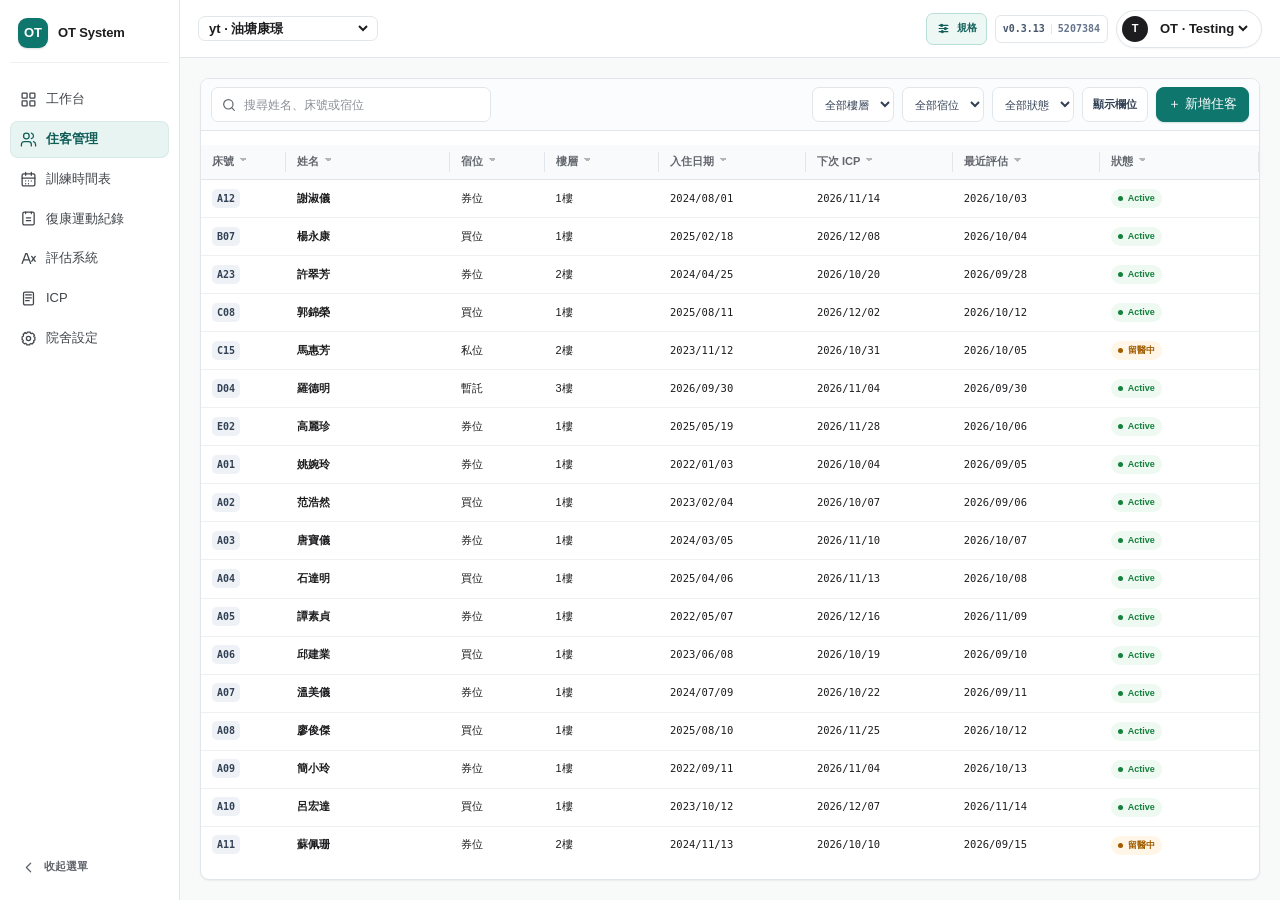
<file: residents/index.html>
<!doctype html>
<html lang="zh-Hant">
<head>
  <meta charset="utf-8">
  <meta name="viewport" content="width=device-width, initial-scale=1">
  <title>住客管理 UI Mock</title>
  <script>
    if (new URLSearchParams(location.search).has("embed")) {
      document.documentElement.classList.add("embedded");
    }
  </script>
  <style>
    :root {
      --bg: #f4f6f8;
      --line: #d8e1e7;
      --ink: #111827;
      --muted: #64748b;
      --teal: #0f766e;
      --teal-dark: #115e59;
      --teal-soft: #e7f3f1;
      --amber: #b45309;
      --amber-soft: #fff7ed;
      --green: #15803d;
      --green-soft: #f0fdf4;
      --blue: #2563eb;
      --blue-soft: #eff6ff;
      --shadow: 0 1px 2px rgba(15, 23, 42, .06);
    }

    * { box-sizing: border-box; }
    body {
      margin: 0;
      background: var(--bg);
      color: var(--ink);
      font-family: "Microsoft JhengHei", "Noto Sans TC", Arial, sans-serif;
      font-size: 13px;
      line-height: 1.45;
    }
    button, input, select { font: inherit; }
    button { cursor: pointer; }
    button:focus-visible,
    input:focus-visible,
    select:focus-visible {
      outline: 3px solid rgba(15, 118, 110, .25);
      outline-offset: 2px;
    }

    .app {
      min-height: 100vh;
      display: grid;
      grid-template-columns: 220px minmax(0, 1fr);
    }
    .sidebar {
      background: #fff;
      border-right: 1px solid var(--line);
      padding: 16px 10px;
      display: flex;
      flex-direction: column;
      gap: 18px;
    }
    .brand { display: flex; align-items: center; gap: 10px; padding: 2px 8px 14px; border-bottom: 1px solid var(--line); }
    .brand-mark {
      width: 30px; height: 30px; border-radius: 7px;
      background: var(--teal); color: #fff; display: grid; place-items: center; font-weight: 800;
    }
    .brand-title { font-weight: 800; }
    .brand-sub { color: var(--muted); font-size: 11px; }
    .nav { display: grid; gap: 4px; }
    .nav button {
      width: 100%;
      border: 0;
      background: transparent;
      text-align: left;
      padding: 9px 10px;
      border-radius: 7px;
      color: #334155;
      display: flex;
      justify-content: space-between;
      gap: 10px;
    }
    .nav button:hover { background: #f1f5f9; }
    .nav button.active { background: var(--teal-soft); color: var(--teal-dark); font-weight: 800; }
    .nav small { color: var(--muted); font-size: 10px; }

    .main {
      min-width: 0;
      display: grid;
      grid-template-rows: 58px minmax(0, 1fr);
    }
    .topbar {
      position: sticky;
      top: 0;
      z-index: 30;
      background: #fff;
      border-bottom: 1px solid var(--line);
      display: flex;
      align-items: center;
      justify-content: space-between;
      gap: 16px;
      padding: 0 18px;
    }
    .home-pill {
      min-width: 180px;
      border: 1px solid var(--line);
      border-radius: 7px;
      background: #fff;
      padding: 7px 10px;
      display: flex;
      justify-content: space-between;
      align-items: center;
      gap: 12px;
    }
    .user-pill {
      border: 1px solid var(--line);
      border-radius: 999px;
      background: #fff;
      padding: 5px 10px 5px 5px;
      display: flex;
      align-items: center;
      gap: 8px;
    }
    .avatar {
      width: 26px; height: 26px; border-radius: 999px;
      background: #111827; color: #fff; display: grid; place-items: center;
      font-size: 11px; font-weight: 800;
    }
    .top-meta { color: var(--muted); }

    .content { padding: 18px; min-width: 0; }
    .content:has(> #screen-list.active) { overflow: hidden; }
    .content:has(> #screen-detail.active) { overflow-y: auto; }
    #screen-list.active { height: 100%; min-height: 0; }
    #screen-detail.active { min-height: 100%; }
    .screen { display: none; }
    .screen.active { display: block; }
    .screen-head { display: flex; justify-content: space-between; align-items: center; gap: 12px; margin-bottom: 14px; }
    h1 { margin: 0; font-size: 20px; line-height: 1.2; font-weight: 700; letter-spacing: 0; }
    .sub { color: var(--muted); margin-top: 4px; }
    .breadcrumbs { color: var(--muted); font-size: 12px; }
    .breadcrumbs button { border: 0; background: transparent; color: var(--teal-dark); padding: 0; font-weight: 800; }
    .actions { display: flex; align-items: center; gap: 8px; flex-wrap: wrap; }
    .btn {
      border: 1px solid var(--line);
      border-radius: 7px;
      background: #fff;
      color: var(--ink);
      padding: 7px 11px;
      font-weight: 700;
      box-shadow: var(--shadow);
    }
    .btn:hover { background: #f8fafc; }
    .btn-primary { background: var(--teal); border-color: var(--teal); color: #fff; }
    .btn-primary:hover { background: var(--teal-dark); }
    .btn:disabled {
      cursor: not-allowed;
      opacity: .55;
    }

    .toolbar {
      display: flex;
      align-items: end;
      gap: 10px;
      flex-wrap: wrap;
      padding: 10px;
      border: 1px solid var(--line);
      border-radius: 8px;
      background: #fff;
      margin-bottom: 12px;
    }
    .field { display: grid; gap: 4px; min-width: 140px; }
    .field label { color: var(--muted); font-size: 11px; font-weight: 700; }
    .field input, .field select {
      border: 1px solid var(--line);
      border-radius: 7px;
      padding: 7px 9px;
      background: #fff;
      min-height: 34px;
      color: var(--ink);
    }
    .field-wide { min-width: 240px; flex: 1; }
    .table-card {
      background: #fff;
      border: 1px solid var(--line);
      border-radius: 8px;
      overflow: hidden;
      box-shadow: var(--shadow);
    }
    dialog {
      width: min(430px, calc(100vw - 24px));
      border: 1px solid var(--line);
      border-radius: 9px;
      padding: 0;
      color: var(--ink);
      box-shadow: 0 24px 60px rgba(15, 23, 42, .24);
    }
    dialog::backdrop { background: rgba(15, 23, 42, .35); }
    .dialog-head { padding: 13px 15px 10px; border-bottom: 1px solid var(--line); }
    .dialog-head h2 { margin: 0; font-size: 16px; }
    .dialog-head p { margin: 3px 0 0; color: var(--muted); font-size: 10px; }
    .dialog-body { padding: 12px 15px; display: grid; gap: 9px; }
    .dialog-grid { display: grid; grid-template-columns: repeat(2, minmax(0, 1fr)); gap: 9px; }
    .dialog-field.full { grid-column: 1 / -1; }
    .dialog-field { display: grid; gap: 3px; }
    .dialog-field label { color: var(--muted); font-size: 10px; font-weight: 800; }
    .dialog-field input,
    .dialog-field select {
      min-height: 34px;
      border: 1px solid var(--line);
      border-radius: 6px;
      padding: 6px 8px;
    }
    .form-error {
      margin: 0;
      border: 1px solid #fecaca;
      border-radius: 6px;
      background: #fef2f2;
      color: #b91c1c;
      padding: 7px 8px;
      font-size: 10px;
    }
    .form-error[hidden] { display: none; }
    .dialog-actions {
      padding: 10px 15px 14px;
      display: flex;
      justify-content: flex-end;
      gap: 7px;
    }
    table { width: 100%; border-collapse: collapse; }
    th, td { padding: 9px 10px; border-bottom: 1px solid var(--line); text-align: left; vertical-align: middle; }
    th {
      background: #f8fafc;
      color: #334155;
      font-size: 11px;
      font-weight: 800;
      position: sticky;
      top: 0;
      z-index: 1;
    }
    tbody tr { cursor: pointer; }
    tbody tr:hover { background: #f8fafc; }
    tbody tr:last-child td { border-bottom: 0; }
    .mono { font-family: "Cascadia Mono", Consolas, monospace; font-size: 12px; }
    .muted { color: var(--muted); }

    .detail-grid {
      display: block;
      border: 1px solid var(--line);
      border-radius: 8px;
      background: #fff;
      padding: 0 16px;
    }
    .record-section { padding: 16px 0; border-bottom: 1px solid var(--line); }
    .record-section:last-child { border-bottom: 0; }
    .record-section h2 { margin: 0 0 12px; font-size: 14px; }
    .panel-grid { display: grid; gap: 10px; grid-template-columns: repeat(3, minmax(0, 1fr)); }
    .span2 { grid-column: span 2; }
    .span3 { grid-column: span 3; }
    .form-grid { display: grid; gap: 8px; grid-template-columns: repeat(4, minmax(0, 1fr)); }
    .form-grid input, .form-grid select {
      border: 0;
      border-bottom: 1px solid #94a3b8;
      border-radius: 0;
      padding: 5px 0 3px;
      min-height: 27px;
      background: transparent;
      color: var(--ink);
    }
    .form-grid label { color: var(--muted); font-size: 11px; font-weight: 700; }
    .opt { display: flex; align-items: center; gap: 6px; min-height: 24px; color: #24303d; }
    .opt span { min-width: 0; overflow-wrap: anywhere; }
    .dot {
      display: inline-block;
      width: 7px; height: 7px; border-radius: 999px; background: var(--green); margin-right: 6px;
    }
    .dot-red { background: var(--amber); }
    .status-list { display: grid; }
    .status-row {
      display: grid;
      grid-template-columns: 120px minmax(0, 1fr);
      gap: 12px;
      padding: 7px 0;
      border-bottom: 1px solid var(--line);
    }
    .status-row:last-child { border-bottom: 0; }
    .status-row strong { font-size: 12px; }

    .screen-head.resident-page-head {
      align-items: flex-start;
      margin-bottom: 12px;
    }
    .resident-page-head h1 { margin: 0; }
    .resident-page-head .sub { margin-top: 3px; }
    .roster-shell {
      border: 1px solid var(--line);
      border-radius: 9px;
      background: #fff;
      box-shadow: var(--shadow);
      height: 100%;
      min-height: 0;
      display: grid;
      grid-template-rows: auto minmax(0, 1fr);
      overflow: hidden;
    }
    .roster-controls {
      min-height: 52px;
      padding: 8px 10px;
      border-bottom: 1px solid var(--line);
      background: #fbfcfd;
      display: flex;
      align-items: center;
      gap: 8px;
      flex-wrap: wrap;
    }
    .roster-actions {
      margin-left: auto;
      display: flex;
      align-items: center;
      justify-content: flex-end;
      gap: 8px;
      flex-wrap: wrap;
    }
    .roster-search {
      min-width: 230px;
      flex: 1;
      min-height: 35px;
      border: 1px solid var(--line);
      border-radius: 7px;
      background: #fff;
      display: flex;
      align-items: center;
      gap: 7px;
      padding: 0 9px;
      color: var(--muted);
    }
    .roster-search input {
      min-width: 0;
      flex: 1;
      border: 0;
      outline: 0;
      background: transparent;
      color: var(--ink);
      font-size: 11px;
    }
    .roster-filter {
      min-height: 35px;
      border: 1px solid var(--line);
      border-radius: 7px;
      background: #fff;
      color: #334155;
      padding: 5px 8px;
      font-size: 11px;
    }
    .roster-filter:focus,
    .roster-search:focus-within {
      outline: 2px solid #a9ddd5;
      outline-offset: 1px;
      border-color: #72b9ae;
    }
    .roster-view-tools {
      position: relative;
      display: flex;
      align-items: center;
    }
    .roster-tool {
      min-height: 35px;
      border: 1px solid var(--line);
      border-radius: 7px;
      background: #fff;
      color: #334155;
      padding: 5px 10px;
      font-size: 11px;
      font-weight: 800;
    }
    .roster-tool:hover { background: #f8fafc; }
    .roster-tool[aria-expanded="true"] {
      border-color: #72b9ae;
      background: var(--teal-soft);
      color: var(--teal-dark);
    }
    .roster-column-menu {
      position: absolute;
      top: calc(100% + 6px);
      right: 0;
      z-index: 40;
      width: 230px;
      border: 1px solid var(--line);
      border-radius: 9px;
      background: #fff;
      box-shadow: 0 14px 34px rgba(15, 23, 42, .16);
      padding: 8px;
    }
    .roster-column-menu[hidden] { display: none; }
    .roster-column-menu-head {
      padding: 4px 6px 7px;
      color: var(--muted);
      font-size: 10px;
      font-weight: 800;
    }
    .roster-column-options {
      display: grid;
      gap: 2px;
      max-height: 260px;
      overflow: auto;
    }
    .roster-column-option {
      min-height: 31px;
      border-radius: 6px;
      padding: 5px 7px;
      display: flex;
      align-items: center;
      gap: 8px;
      color: var(--ink);
      font-size: 11px;
      cursor: grab;
    }
    .roster-column-option:hover { background: #f8fafc; }
    .roster-column-option input { accent-color: var(--teal); }
    .roster-column-option small {
      margin-left: auto;
      color: var(--muted);
      font-size: 9px;
    }
    .roster-column-reset {
      width: 100%;
      min-height: 32px;
      margin-top: 6px;
      border: 0;
      border-top: 1px solid var(--line);
      background: transparent;
      color: var(--teal-dark);
      padding: 8px 6px 3px;
      text-align: left;
      font-size: 10px;
      font-weight: 800;
    }
    .roster-table {
      min-width: 760px;
      table-layout: fixed;
    }
    .roster-shell .table-scroll {
      min-height: 0;
      overflow: auto;
    }
    .roster-table th {
      position: sticky;
      top: 0;
      z-index: 4;
      padding: 0;
      background: #f8fafc;
      color: #64748b;
      font-size: 9px;
      letter-spacing: .03em;
    }
    .roster-sort-button {
      width: 100%;
      min-height: 34px;
      border: 0;
      background: transparent;
      color: inherit;
      padding: 8px 18px 8px 11px;
      display: flex;
      align-items: center;
      gap: 5px;
      text-align: left;
      font: inherit;
      font-weight: 800;
    }
    .roster-sort-button:hover { background: #f1f5f9; }
    .roster-sort-indicator {
      width: 8px;
      height: 10px;
      flex: 0 0 8px;
      opacity: .45;
      background:
        linear-gradient(45deg, transparent 50%, currentColor 50%) 0 1px / 4px 4px no-repeat,
        linear-gradient(135deg, currentColor 50%, transparent 50%) 4px 1px / 4px 4px no-repeat;
    }
    .roster-table th[aria-sort="ascending"] .roster-sort-indicator {
      opacity: 1;
      transform: rotate(180deg);
    }
    .roster-table th[aria-sort="descending"] .roster-sort-indicator { opacity: 1; }
    .roster-column-resizer {
      position: absolute;
      inset: 0 0 0 auto;
      z-index: 2;
      width: 9px;
      cursor: col-resize;
      touch-action: none;
    }
    .roster-column-resizer::after {
      content: "";
      position: absolute;
      top: 7px;
      right: 0;
      bottom: 7px;
      width: 1px;
      background: var(--line);
      transition: background-color .12s ease, width .12s ease;
    }
    .roster-column-resizer:hover::after,
    .roster-column-resizer:focus-visible::after,
    body.roster-resizing .roster-column-resizer::after {
      width: 2px;
      background: var(--teal);
    }
    body.roster-resizing { cursor: col-resize; user-select: none; }
    .roster-table td {
      padding: 9px 11px;
      font-size: 11px;
    }
    .resident-identity { display: flex; align-items: center; gap: 9px; min-width: 0; }
    .resident-bed-badge {
      min-width: 37px;
      border-radius: 5px;
      background: #eef2f6;
      color: #334155;
      padding: 4px 5px;
      text-align: center;
      font-family: "Cascadia Mono", Consolas, monospace;
      font-size: 10px;
      font-weight: 900;
    }
    .resident-name-block { min-width: 0; }
    .resident-name-block strong { display: block; font-size: 12px; }
    .resident-name-block span { display: block; margin-top: 1px; color: var(--muted); font-size: 9px; }
    .resident-date { white-space: nowrap; font-family: "Cascadia Mono", Consolas, monospace; font-size: 10px; }
    .resident-status {
      display: inline-flex;
      align-items: center;
      gap: 5px;
      border-radius: 999px;
      background: var(--green-soft);
      color: var(--green);
      padding: 3px 7px;
      font-size: 9px;
      font-weight: 800;
      white-space: nowrap;
    }
    .resident-status.hospital {
      background: var(--amber-soft);
      color: var(--amber);
    }
    .resident-status::before {
      content: "";
      width: 5px;
      height: 5px;
      border-radius: 50%;
      background: currentColor;
    }
    .roster-empty { padding: 32px 14px; color: var(--muted); text-align: center; }

    .detail-layout {
      display: grid;
      grid-template-columns: 250px minmax(0, 1fr);
      gap: 12px;
      align-items: start;
    }
    .resident-summary-card {
      position: sticky;
      top: 0;
      z-index: 5;
      border: 1px solid var(--line);
      border-top: 4px solid var(--teal);
      border-radius: 9px;
      background: #fff;
      box-shadow: var(--shadow);
      overflow: visible;
    }
    .resident-summary-main { padding: 16px 42px 16px 15px; }
    .resident-more {
      position: absolute;
      top: 9px;
      right: 9px;
      z-index: 4;
      width: 30px;
      height: 30px;
      border: 0;
      border-radius: 6px;
      background: transparent;
      color: var(--muted);
      font-size: 22px;
      line-height: 1;
    }
    .resident-more:hover { background: #f1f5f9; color: var(--ink); }
    .resident-more-menu {
      position: absolute;
      top: 42px;
      right: 9px;
      z-index: 8;
      min-width: 142px;
      border: 1px solid var(--line);
      border-radius: 7px;
      background: #fff;
      box-shadow: 0 10px 28px rgba(15, 23, 42, .14);
      padding: 4px;
    }
    .resident-more-menu[hidden] { display: none; }
    .resident-more-menu button {
      width: 100%;
      min-height: 32px;
      border: 0;
      border-radius: 5px;
      background: transparent;
      color: var(--ink);
      padding: 6px 8px;
      text-align: left;
      font-size: 11px;
      font-weight: 700;
    }
    .resident-more-menu button:hover { background: #f8fafc; }
    .bed-conflict-copy {
      margin: 0;
      color: var(--muted);
      font-size: 12px;
      line-height: 1.6;
    }
    .bed-move-matrix {
      display: grid;
      gap: 6px;
    }
    .bed-move-row {
      display: grid;
      grid-template-columns: minmax(110px, 1fr) 70px 20px minmax(120px, 1fr) 28px;
      align-items: center;
      gap: 7px;
      border: 1px solid var(--line);
      border-radius: 7px;
      background: #f8fafc;
      padding: 7px;
      font-size: 11px;
    }
    .bed-move-row strong { min-width: 0; }
    .bed-move-bed {
      border-radius: 5px;
      background: #e8eef3;
      padding: 4px 6px;
      text-align: center;
      font-weight: 900;
    }
    .bed-move-row select {
      min-height: 31px;
      border: 1px solid var(--line);
      border-radius: 5px;
      background: #fff;
      padding: 4px 6px;
    }
    .bed-move-row button {
      width: 28px;
      height: 28px;
      border: 0;
      border-radius: 5px;
      background: transparent;
      color: var(--muted);
    }
    .bed-move-row button:hover { background: #eef2f6; color: var(--ink); }
    .bed-move-summary {
      margin-top: 10px;
      border-top: 1px solid var(--line);
      padding-top: 9px;
      display: grid;
      gap: 5px;
      font-size: 11px;
    }
    .bed-move-summary strong { font-size: 11px; }
    .bed-move-summary-list { display: flex; flex-wrap: wrap; gap: 5px; }
    .bed-move-summary-list span {
      border: 1px solid #cbd5e1;
      border-radius: 999px;
      background: #fff;
      padding: 3px 7px;
    }
    .resident-summary-bed {
      width: max-content;
      border-radius: 6px;
      background: var(--teal-soft);
      color: var(--teal-dark);
      padding: 4px 8px;
      font-family: "Cascadia Mono", Consolas, monospace;
      font-size: 11px;
      font-weight: 900;
    }
    .resident-summary-main h2 { margin: 9px 0 3px; font-size: 20px; line-height: 1.25; }
    .resident-summary-main p { margin: 0; color: var(--muted); font-size: 10px; }
    .summary-status-editor {
      margin-top: 9px;
      display: grid;
      gap: 3px;
    }
    .summary-status-editor label {
      color: var(--muted);
      font-size: 11px;
      font-weight: 500;
    }
    .summary-status-editor input {
      width: 100%;
      min-height: 34px;
      border: 1px solid var(--line);
      border-radius: 8px;
      background: #fff;
      padding: 7px 9px;
      color: var(--ink);
      font-size: 12px;
    }
    .resident-summary-facts {
      padding: 0 15px 14px;
      display: grid;
      gap: 6px;
    }
    .summary-fact {
      display: grid;
      gap: 3px;
      border: 1px solid #e6ecef;
      border-radius: 8px;
      background: #f8fafb;
      padding: 8px 9px;
    }
    .summary-fact span { color: var(--muted); font-size: 10px; }
    .summary-fact strong { text-align: left; font-size: 12px; line-height: 1.35; }
    .summary-status-card { background: #f3f8f7; }
    .summary-status-card .summary-status-editor { margin-top: 4px; }
    .summary-status-card .summary-status-editor input { min-height: 30px; background: #fff; }
    .resident-summary-actions {
      border-top: 1px solid var(--line);
      padding: 10px 12px;
      display: grid;
      gap: 6px;
    }
    .resident-summary-actions .btn { width: 100%; text-align: center; }

    .detail-main { display: grid; gap: 14px; min-width: 0; }
    .detail-section {
      border: 1px solid var(--line);
      border-left: 4px solid var(--section-accent, #64748b);
      border-radius: 10px;
      background: #fff;
      box-shadow: 0 3px 12px rgba(15, 23, 42, .07);
      overflow: hidden;
    }
    .detail-section--clinical { --section-accent: #2563eb; }
    .detail-section--icp { --section-accent: #b45309; }
    .detail-section--training { --section-accent: #15803d; }
    .detail-section--history { --section-accent: #64748b; }
    .detail-section-head {
      min-height: 43px;
      border-bottom: 1px solid var(--line);
      background: #fbfcfd;
      padding: 8px 12px;
      display: flex;
      align-items: center;
      justify-content: space-between;
      gap: 10px;
    }
    .detail-section-head h2 { margin: 0; font-size: 13px; }
    .detail-section-body { padding: 11px 12px 13px; display: grid; gap: 11px; }
    .detail-section-body[hidden] { display: none; }
    .detail-fields {
      display: grid;
      grid-template-columns: repeat(3, minmax(0, 1fr));
      gap: 9px 14px;
    }
    .detail-field { min-width: 0; display: grid; gap: 3px; }
    .detail-field.span-2 { grid-column: span 2; }
    .detail-field.span-3 { grid-column: 1 / -1; }
    .detail-field label,
    .detail-label { color: var(--muted); font-size: 9px; font-weight: 800; }
    .detail-field input,
    .detail-field select {
      width: 100%;
      min-width: 0;
      border: 0;
      border-radius: 5px;
      background: #f8fafc;
      color: var(--ink);
      padding: 7px 8px;
      font-size: 11px;
    }
    .detail-field input:hover,
    .detail-field select:hover { background: #f1f5f9; }
    .detail-field input:focus,
    .detail-field select:focus {
      outline: 2px solid #99d8cf;
      outline-offset: 1px;
      background: #fff;
    }
    .detail-field input:disabled,
    .detail-field select:disabled {
      opacity: 1;
      color: var(--ink);
      cursor: default;
    }
    .detail-field input:disabled:hover,
    .detail-field select:disabled:hover { background: #f8fafc; }
    .readonly-value {
      min-height: 31px;
      display: flex;
      align-items: center;
      gap: 6px;
      border-radius: 5px;
      background: #f8fafc;
      color: var(--ink);
      padding: 7px 8px;
      font-size: 11px;
    }
    .readonly-value::after {
      content: "";
      width: 5px;
      height: 5px;
      margin-left: auto;
      border-radius: 50%;
      background: #cbd5e1;
    }
    .section-actions { display: flex; align-items: center; gap: 6px; }
    .section-action {
      min-height: 27px;
      border: 1px solid var(--line);
      border-radius: 6px;
      background: #fff;
      color: var(--teal-dark);
      padding: 4px 9px;
      font-size: 10px;
      font-weight: 800;
    }
    .section-action:hover { background: var(--teal-soft); }
    .section-action.secondary { color: var(--muted); }
    .section-action.primary {
      border-color: var(--teal);
      background: var(--teal);
      color: #fff;
    }
    .section-action.primary:hover { background: var(--teal-dark); }
    .section-action[hidden] { display: none; }
    .detail-section.is-editing {
      border-color: #9ccbc5;
      box-shadow: 0 0 0 2px rgba(15, 118, 110, .08);
    }
    .detail-section.is-editing .detail-section-head { background: #f4fbfa; }
    .orientation-strip {
      display: flex;
      align-items: center;
      flex-wrap: wrap;
      gap: 8px;
      min-height: 31px;
      border-radius: 5px;
      background: #f8fafc;
      padding: 4px 7px;
    }
    .orientation-cell {
      min-width: 0;
      padding: 0;
      display: flex;
      align-items: baseline;
      gap: 5px;
    }
    .orientation-cell:not(:first-child) {
      border-left: 1px solid #d8e1e7;
      padding-left: 10px;
    }
    .orientation-cell span { color: var(--muted); font-size: 9px; font-weight: 800; }
    .orientation-cell strong {
      min-width: 0;
      overflow: hidden;
      color: #334155;
      font-size: 11px;
      text-overflow: ellipsis;
      white-space: nowrap;
    }
    .orientation-cell strong.positive { color: var(--green); }
    .orientation-cell strong.negative { color: #b45309; }
    .multi-choice { display: flex; flex-wrap: wrap; gap: 6px; min-height: 32px; }
    .multi-choice button {
      border: 1px solid #d9e3e8;
      border-radius: 999px;
      background: #fff;
      color: #475569;
      min-height: 28px;
      padding: 5px 10px;
      font-size: 11px;
      font-weight: 600;
      line-height: 1.2;
    }
    .multi-choice button[aria-pressed="true"] {
      border-color: #77b8af;
      background: var(--teal-soft);
      color: var(--teal-dark);
    }
    .multi-choice button:disabled { cursor: default; opacity: 1; }
    .language-grid {
      display: grid;
      grid-template-columns: minmax(0, 1fr);
      gap: 8px 14px;
    }
    .language-row {
      min-width: 0;
      display: grid;
      grid-template-columns: 54px minmax(0, 1fr);
      align-items: start;
      gap: 10px;
    }
    .language-row > span {
      color: var(--muted);
      font-size: 11px;
      font-weight: 500;
      padding-top: 7px;
    }
    .language-other {
      width: min(240px, 100%);
      margin-top: 5px;
      border: 1px solid #d9e3e8;
      border-radius: 6px;
      background: #fff;
      padding: 5px 8px;
      font-size: 10px;
    }
    .language-other[hidden] { display: none; }
    .training-link {
      display: flex;
      align-items: center;
      justify-content: space-between;
      gap: 8px;
    }
    .training-link small {
      color: var(--muted);
      font-size: 9px;
      font-weight: 700;
    }
    .resident-toast {
      position: fixed;
      right: 22px;
      bottom: 22px;
      z-index: 100;
      max-width: min(340px, calc(100vw - 32px));
      border: 1px solid #b7ddd7;
      border-radius: 8px;
      background: #fff;
      color: var(--teal-dark);
      box-shadow: 0 14px 38px rgba(15, 23, 42, .16);
      padding: 10px 12px;
      font-size: 11px;
      font-weight: 700;
      opacity: 0;
      pointer-events: none;
      transform: translateY(8px);
      transition: opacity .16s ease, transform .16s ease;
    }
    .resident-toast.show { opacity: 1; transform: translateY(0); }
    .resident-toast.error {
      border-color: #fecaca;
      color: #b91c1c;
    }
    @media (prefers-reduced-motion: reduce) {
      .resident-toast { transition: none; }
    }
    .clinical-metrics {
      display: grid;
      grid-template-columns: repeat(3, minmax(0, 1fr));
      gap: 7px;
    }
    .clinical-metric {
      border: 1px solid #e2e8f0;
      border-radius: 6px;
      background: #fbfcfd;
      padding: 8px 9px;
      display: grid;
      gap: 2px;
    }
    .clinical-metric span { color: var(--muted); font-size: 9px; font-weight: 700; }
    .clinical-metric strong { font-size: 14px; }
    .clinical-metric small {
      color: var(--muted);
      font-size: 9px;
      font-weight: 700;
    }
    .clinical-tags { display: flex; gap: 5px; flex-wrap: wrap; }
    .clinical-tag {
      border-radius: 999px;
      background: #f1f5f9;
      color: #475569;
      padding: 3px 7px;
      font-size: 9px;
      font-weight: 700;
    }
    .clinical-tag.alert { background: var(--amber-soft); color: var(--amber); }
    .record-timeline { display: grid; gap: 0; }
    .timeline-item {
      position: relative;
      padding: 0 0 11px 16px;
      display: grid;
      gap: 1px;
      color: #334155;
      font-size: 10px;
    }
    .timeline-item:last-child { padding-bottom: 0; }
    .timeline-item::before {
      content: "";
      position: absolute;
      left: 2px;
      top: 5px;
      width: 6px;
      height: 6px;
      border-radius: 50%;
      background: var(--teal);
      box-shadow: 0 0 0 2px #dff4ef;
    }
    .timeline-item:not(:last-child)::after {
      content: "";
      position: absolute;
      left: 5px;
      top: 13px;
      bottom: 0;
      width: 1px;
      background: #dbe5ea;
    }
    .timeline-item span { color: var(--muted); font-size: 9px; }
    .detail-section--icp .icp-view-tabs {
      width: max-content;
      display: flex;
      gap: 2px;
      margin: 10px 12px 0;
      padding: 3px;
      border: 1px solid var(--line);
      border-radius: 9px;
      background: #edf1f4;
    }
    .detail-section--icp .icp-view-tab {
      min-height: 30px;
      border: 0;
      border-radius: 7px;
      background: transparent;
      color: var(--muted);
      padding: 0 12px;
      font-size: 11px;
      font-weight: 600;
      transition: background-color .14s ease, color .14s ease, box-shadow .14s ease;
    }
    .detail-section--icp .icp-view-tab:hover {
      background: rgba(255, 255, 255, .58);
      color: var(--ink);
    }
    .detail-section--icp .icp-view-tab.active {
      background: #fff;
      color: var(--ink);
      box-shadow: 0 1px 2px rgba(15, 23, 42, .12);
    }
    .icp-history-list { display: grid; gap: 7px; }
    .icp-history-row {
      display: grid;
      grid-template-columns: 120px minmax(150px, 1fr) 92px;
      gap: 10px;
      align-items: center;
      border: 1px solid #e2e8f0;
      border-radius: 7px;
      background: #fbfcfd;
      padding: 9px 10px;
    }
    .icp-history-row strong { font-size: 11px; }
    .icp-history-row span,
    .icp-history-row small { color: var(--muted); font-size: 9px; }
    .icp-history-more {
      width: 100%;
      min-height: 34px;
      border: 1px dashed #b8c5ce;
      border-radius: 7px;
      background: #f8fafc;
      color: #334155;
      font-weight: 800;
    }
    .icp-history-more:hover { background: #f1f5f9; }
    .icp-history-state {
      justify-self: start;
      border-radius: 999px;
      background: var(--amber-soft);
      color: var(--amber) !important;
      padding: 3px 7px;
      font-weight: 800;
    }
    .icp-history-state.complete {
      background: var(--green-soft);
      color: var(--green) !important;
    }
    .icp-role-status {
      display: flex;
      gap: 4px;
      flex-wrap: wrap;
    }
    .icp-role-status span {
      border-radius: 999px;
      background: #f1f5f9;
      color: var(--muted);
      padding: 3px 7px;
      font-size: 9px;
      font-weight: 800;
    }
    .icp-role-status span.done {
      background: var(--green-soft);
      color: var(--green);
    }
    .record-toolbar {
      display: flex;
      align-items: center;
      justify-content: space-between;
      gap: 10px;
      flex-wrap: wrap;
    }
    .record-month-controls,
    .record-filters {
      display: flex;
      align-items: center;
      gap: 6px;
      flex-wrap: wrap;
    }
    .record-month-label {
      min-width: 88px;
      text-align: center;
      font-size: 11px;
      font-weight: 800;
    }
    .record-control {
      min-height: 28px;
      border: 1px solid var(--line);
      border-radius: 6px;
      background: #fff;
      color: #475569;
      padding: 4px 8px;
      font-size: 9px;
      font-weight: 800;
    }
    .record-control.active {
      border-color: #77b8af;
      background: var(--teal-soft);
      color: var(--teal-dark);
    }
    .record-calendar-scroll { overflow-x: auto; }
    .record-calendar {
      min-width: 700px;
      display: grid;
      grid-template-columns: repeat(7, minmax(0, 1fr));
      border: 1px solid var(--line);
      border-radius: 7px;
      overflow: hidden;
    }
    .record-weekday {
      background: #f8fafc;
      color: var(--muted);
      padding: 4px;
      text-align: center;
      font-size: 8px;
      font-weight: 800;
    }
    .record-day {
      height: auto;
      min-height: 50px;
      overflow: visible;
      display: flex;
      flex-direction: column;
      border-top: 1px solid var(--line);
      border-right: 1px solid var(--line);
      background: #fff;
      text-align: left;
      vertical-align: top;
    }
    .record-day:nth-child(7n) { border-right: 0; }
    .record-day.other-month { background: #fafbfc; color: #94a3b8; }
    .record-day.today .record-day-number { color: var(--teal); }
    .record-day-header {
      width: 100%;
      border: 0;
      background: transparent;
      color: inherit;
      padding: 2px 5px 1px;
      display: flex;
      align-items: center;
      justify-content: space-between;
      gap: 6px;
      text-align: left;
    }
    .record-day-number { font-size: 11px; font-weight: 800; }
    .record-day-count {
      color: var(--muted);
      font-size: 9px;
      font-weight: 700;
    }
    .record-state-stack {
      display: grid;
      gap: 3px;
      padding: 0;
    }
    .record-state-bar {
      height: 12px;
      width: 100%;
      border: 0;
      border-radius: 2px;
      background: #e2e8f0;
    }
    .record-state-bar.hospital {
      background: #fecaca;
    }
    .record-state-bar.icp-window {
      background: #fde4b4;
    }
    button.record-state-bar {
      cursor: pointer;
      text-align: left;
    }
    button.record-state-bar:hover,
    button.record-state-bar:focus-visible {
      box-shadow: inset 0 0 0 1px #b91c1c;
    }
    .record-state-bar.start {
      height: 12px;
      display: flex;
      align-items: center;
      padding: 0 4px;
      color: #7c2d12;
      font-size: 8.5px;
      font-weight: 800;
      white-space: nowrap;
      overflow: hidden;
      text-overflow: ellipsis;
    }
    .record-icp-aligned {
      position: relative;
      height: 18px;
      display: grid;
      align-items: center;
    }
    .record-icp-aligned .record-state-bar {
      position: absolute;
      inset: 3px 0;
      height: 12px;
    }
    .record-icp-aligned .record-icp-deadline-chip {
      position: relative;
      z-index: 1;
      width: auto;
      min-height: 16px;
      margin: 0 3px;
      box-shadow: 0 0 0 1px #f2c87e;
    }
    .record-event-stack {
      flex: 1;
      display: grid;
      align-content: start;
      gap: 1px;
      padding: 0 4px 2px;
    }
    .record-event-chip {
      width: 100%;
      min-width: 0;
      border: 0;
      border-left: 2px solid #94a3b8;
      border-radius: 4px;
      background: #f8fafc;
      color: #334155;
      min-height: 15px;
      padding: 2px 3px;
      text-align: left;
      font-size: 10px;
      line-height: 1.1;
    }
    .record-event-chip {
      display: block;
    }
    .record-event-chip:hover,
    .record-event-chip:focus-visible {
      background: #eef4f6;
    }
    .record-event-chip .event-time {
      color: var(--muted);
      margin-right: 3px;
      font-size: 9px;
      font-variant-numeric: tabular-nums;
      font-weight: 700;
    }
    .record-event-chip .event-label {
      min-width: 0;
      font-weight: 700;
      line-height: 1.1;
      overflow: hidden;
      text-overflow: ellipsis;
      white-space: nowrap;
    }
    .record-event-chip.icp {
      border-left-color: var(--amber);
      background: #fff8ed;
      color: #8a4307;
    }
    .record-event-chip.training {
      border-left-color: var(--green);
      background: #f3fbf5;
      color: #166534;
    }
    .record-event-chip.hospital,
    .record-event-chip.discharge {
      border-left-color: #dc2626;
      background: #fff5f5;
      color: #991b1b;
    }
    .record-event-chip.status,
    .record-event-chip.admission {
      border-left-color: var(--blue);
      background: #f4f7ff;
      color: #1d4ed8;
    }
    .record-event-popover {
      position: fixed;
      z-index: 120;
      width: min(300px, calc(100vw - 24px));
      border: 1px solid var(--line);
      border-radius: 8px;
      background: #fff;
      box-shadow: 0 16px 44px rgba(15, 23, 42, .2);
      padding: 10px;
      color: var(--ink);
    }
    .record-event-popover[hidden] { display: none; }
    .record-event-popover h3 { margin: 0 0 4px; font-size: 12px; }
    .record-event-popover p { margin: 0; color: var(--muted); font-size: 10px; }
    .record-event-popover-action {
      margin-top: 8px;
      border: 0;
      background: transparent;
      color: var(--teal-dark);
      padding: 0;
      font-size: 9px;
      font-weight: 800;
    }
    .record-calendar.agenda {
      min-width: 0;
      grid-template-columns: minmax(0, 1fr);
    }
    .record-calendar.agenda .record-weekday { display: none; }
    .record-calendar.agenda .record-day {
      height: auto;
      min-height: 0;
      overflow: visible;
      border-right: 0;
      display: grid;
      grid-template-columns: 112px minmax(0, 1fr);
      align-items: start;
    }
    .record-calendar.agenda .record-day-header {
      align-self: stretch;
      flex-direction: column;
      align-items: flex-start;
      justify-content: flex-start;
      border-right: 1px solid var(--line);
    }
    .record-calendar.agenda .record-event-stack {
      padding: 6px;
    }
    .record-empty { color: var(--muted); font-size: 9px; }
    .status-stack {
      display: flex;
      flex-direction: column;
      align-items: flex-start;
      gap: 3px;
    }
    .resident-manual-status {
      display: inline-flex;
      align-items: center;
      gap: 4px;
      border-radius: 999px;
      background: #f1f5f9;
      color: #475569;
      padding: 2px 6px;
      font-size: 9px;
      font-weight: 700;
    }
    .resident-manual-status::before {
      content: "";
      width: 5px;
      height: 5px;
      flex: 0 0 auto;
      border-radius: 50%;
      background: currentColor;
    }
    .detail-save-row {
      display: flex;
      justify-content: flex-end;
      padding: 2px 0;
    }

    @media (max-width: 980px) {
      .detail-layout { grid-template-columns: minmax(0, 1fr); }
      .resident-summary-card {
        position: static;
        display: grid;
        grid-template-columns: minmax(220px, .8fr) minmax(0, 2fr);
        align-items: stretch;
      }
      .resident-summary-facts {
        grid-template-columns: repeat(3, minmax(0, 1fr));
        align-content: start;
        padding: 16px 15px;
      }
    }
    @media (max-width: 700px) {
      .roster-controls { align-items: stretch; }
      .roster-search { min-width: 100%; }
      .roster-actions {
        width: 100%;
        margin-left: 0;
        justify-content: flex-end;
      }
      .roster-filter { flex: 1; min-width: 110px; }
      .roster-table { min-width: 680px; }
      .detail-fields { grid-template-columns: repeat(2, minmax(0, 1fr)); }
      .detail-field.span-3 { grid-column: 1 / -1; }
      .clinical-metrics { grid-template-columns: minmax(0, 1fr); }
      .orientation-strip { grid-template-columns: minmax(0, 1fr); }
      .language-grid { grid-template-columns: minmax(0, 1fr); }
      .icp-history-row { grid-template-columns: repeat(2, minmax(0, 1fr)); }
      .screen-head.resident-page-head { flex-direction: column; }
      .resident-summary-card { display: block; }
      .resident-summary-facts { padding: 0 15px 14px; }
    }
    @media (max-width: 480px) {
      .resident-summary-facts,
      .detail-fields { grid-template-columns: minmax(0, 1fr); }
      .detail-field.span-2 { grid-column: auto; }
      .resident-summary-actions { grid-template-columns: minmax(0, 1fr); }
      .dialog-grid { grid-template-columns: minmax(0, 1fr); }
      .dialog-field.full { grid-column: auto; }
    }

    html.embedded .sidebar,
    html.embedded .topbar { display: none; }
    html.embedded .app { display: block; }
    html.embedded .main { display: block; }
    html.embedded .content { padding: 16px; }

    @media (max-width: 1180px) {
      .app { grid-template-columns: 72px minmax(0, 1fr); }
      .brand-title, .brand-sub, .nav small { display: none; }
      .content { padding: 12px; }
      .panel-grid { grid-template-columns: repeat(2, minmax(0, 1fr)); }
      .span3 { grid-column: span 2; }
      .form-grid { grid-template-columns: repeat(3, minmax(0, 1fr)); }
    }
    @media (max-width: 780px) {
      .panel-grid, .form-grid { grid-template-columns: repeat(2, minmax(0, 1fr)); }
      .span2, .span3 { grid-column: span 2; }
    }
  </style>
  <link rel="stylesheet" href="../shared/design-system.css?v=20261116-resident-cards">
</head>
<body>
  <div class="app">
    <aside class="sidebar">
      <div class="brand">
        <div class="brand-mark">OT</div>
        <div>
          <div class="brand-title">OT System</div>
          <div class="brand-sub">住客管理 UI mock</div>
        </div>
      </div>
      <nav class="nav">
        <button><span>工作台</span><small>首頁</small></button>
        <button class="active" onclick="showScreen('list')"><span>住客管理</span><small>007</small></button>
        <button><span>訓練時間表</span><small>006</small></button>
        <button><span>復康運動紀錄</span><small>007a / 007c</small></button>
        <button><span>評估系統</span><small>016 / MOCA</small></button>
        <button><span>ICP</span><small>週期</small></button>
        <button><span>院舍設定</span><small>設定</small></button>
      </nav>
    </aside>

    <main class="main">
      <header class="topbar">
        <div class="home-pill">
          <span><strong id="chrome-home-code">yt</strong> <span id="chrome-home-name">油塘康璟</span></span>
          <span class="ui-chevron" aria-hidden="true"></span>
        </div>
        <div class="actions">
          <span class="top-meta">2026年10月</span>
          <span class="top-meta">Testing</span>
          <div class="user-pill"><span class="avatar">T</span><span>OT</span></div>
        </div>
      </header>

      <div class="content">
        <section id="screen-list" class="screen active" data-spec-ids="BH-RES-001,BH-RES-002,BH-RES-004">
          <div class="roster-shell">
            <div class="roster-controls" aria-label="住客篩選" data-spec-ids="BH-RES-002,BH-RES-003">
              <label class="console-search roster-search">
                <svg class="console-search-icon" viewBox="0 0 24 24" aria-hidden="true">
                  <circle cx="11" cy="11" r="7"></circle>
                  <path d="m20 20-4-4"></path>
                </svg>
                <input id="roster-search" type="search" placeholder="搜尋姓名、床號或宿位" aria-label="搜尋住客" autocomplete="off">
              </label>
              <div class="roster-actions" role="group" aria-label="住客清單操作">
                <select class="roster-filter" id="filter-floor" aria-label="樓層">
                  <option value="all">全部樓層</option>
                  <option value="1">1樓</option>
                  <option value="2">2樓</option>
                </select>
                <select class="roster-filter" id="filter-place" aria-label="宿位">
                  <option value="all">全部宿位</option>
                  <option value="券位">券位</option>
                  <option value="買位">買位</option>
                  <option value="私位">私位</option>
                  <option value="暫託">暫託</option>
                </select>
                <select class="roster-filter" id="filter-status" aria-label="住客狀態">
                  <option value="all">全部狀態</option>
                  <option value="active">Active</option>
                  <option value="hospital">留醫中</option>
                  <option value="discharged">已退住</option>
                </select>
                <div class="roster-view-tools">
                  <button class="roster-tool" id="roster-columns-toggle" type="button" data-spec-ids="BH-RES-002,BH-RES-003"
                    aria-expanded="false" aria-controls="roster-columns-menu">顯示欄位</button>
                  <div class="roster-column-menu" id="roster-columns-menu" hidden></div>
                </div>
                <button class="btn btn-primary" id="add-resident-button" type="button" data-spec-ids="BH-RES-004,BH-RES-005,BH-RES-025">＋ 新增住客</button>
              </div>
            </div>

            <div class="table-scroll" data-spec-ids="BH-RES-002,BH-RES-003">
              <table class="roster-table">
                <colgroup id="roster-colgroup"></colgroup>
                <thead id="roster-table-head"></thead>
                <tbody id="resident-table-body"></tbody>
              </table>
            </div>
          </div>
        </section>

        <section id="screen-detail" class="screen" data-spec-ids="BH-RES-001">
          <div class="detail-layout">
            <aside class="resident-summary-card" data-spec-ids="BH-RES-022,BH-RES-026,BH-ICP-019">
              <button class="resident-more" id="resident-more-button" type="button" data-spec-ids="BH-RES-006,BH-RES-021"
                aria-label="更多住客操作" aria-expanded="false" aria-controls="resident-more-menu">⋮</button>
              <div class="resident-more-menu" id="resident-more-menu" role="menu" hidden data-spec-ids="BH-RES-006,BH-RES-021">
                <button id="discharge-resident-button" type="button" role="menuitem" data-resident-action="discharge" data-spec-ids="BH-RES-006,BH-RES-015,BH-RES-017,BH-RES-018,BH-RES-019,BH-RES-020">退住</button>
                <button id="cancel-discharge-button" type="button" role="menuitem" data-resident-action="cancel-discharge" hidden data-spec-ids="BH-RES-021">取消退住</button>
              </div>
              <div class="resident-summary-main">
                <span class="resident-summary-bed" id="summary-bed">A12</span>
                <h2 id="summary-name">陳大文</h2>
              </div>
              <div class="resident-summary-facts">
                <div class="summary-fact summary-status-card" data-spec-ids="BH-TODO-010">
                  <span>住客狀態</span>
                  <strong id="summary-status">Active</strong>
                  <div class="summary-status-editor">
                    <label for="summary-status-input">手動狀態</label>
                    <input id="summary-status-input" value="" placeholder="例如：Covid">
                  </div>
                </div>
                <div class="summary-fact"><span>感染控制</span><strong id="summary-infection">VRE</strong></div>
                <div class="summary-fact"><span>活動現況</span><strong id="summary-mobility">IW</strong></div>
                <div class="summary-fact"><span>下次 ICP</span><strong id="summary-icp">2026/11/14</strong></div>
              </div>
            </aside>

            <div class="detail-main">
              <section class="detail-section" data-detail-section="basic" data-spec-ids="BH-RES-001,BH-RES-014">
                <header class="detail-section-head">
                  <h2>基本資料</h2>
                  <div class="section-actions">
                    <button class="section-action secondary" type="button" data-section-cancel="basic" hidden>取消</button>
                    <button class="section-action" type="button" data-section-save="basic">編輯</button>
                  </div>
                </header>
                <div class="detail-section-body">
                  <div class="detail-fields">
                    <div class="detail-field">
                      <label for="detail-place">宿位</label>
                      <select id="detail-place" data-edit-control data-resident-field="place" disabled data-spec-ids="BH-RES-014">
                        <option value="券位">券位</option>
                        <option value="買位">買位</option>
                        <option value="私位">私位</option>
                        <option value="暫託">暫託</option>
                      </select>
                    </div>
                    <div class="detail-field">
                      <label for="detail-floor">樓層</label>
                      <select id="detail-floor" data-edit-control data-resident-field="floor" disabled>
                        <option value="A">A · 1樓</option>
                        <option value="B">B · 2樓</option>
                        <option value="C">C · 3樓</option>
                        <option value="D">D · 4樓</option>
                      </select>
                    </div>
                    <div class="detail-field">
                      <label for="detail-bed">床位號碼</label>
                      <input id="detail-bed" data-edit-control value="12" maxlength="8" disabled data-spec-ids="BH-RES-014">
                    </div>
                    <div class="detail-field">
                      <label for="detail-sex">性別</label>
                      <select id="detail-sex" data-edit-control data-resident-field="sex" disabled>
                        <option value="男">男</option>
                        <option value="女">女</option>
                      </select>
                    </div>
                    <div class="detail-field"><span class="detail-label">年齡</span><div class="readonly-value" id="detail-age">78</div></div>
                    <div class="detail-field"><label for="detail-dob">出生日期</label><input id="detail-dob" data-edit-control data-resident-field="dob" type="date" value="1948-03-12" disabled></div>
                    <div class="detail-field">
                      <label for="detail-education">學歷</label>
                      <select id="detail-education" data-edit-control data-resident-field="education" disabled>
                        <option value="0–3 年">0–3 年</option>
                        <option value="4–6 年">4–6 年</option>
                        <option value="7–9 年">7–9 年</option>
                        <option value="10–12 年">10–12 年</option>
                        <option value=">12 年">&gt;12 年</option>
                      </select>
                    </div>
                    <div class="detail-field span-3">
                      <span class="detail-label">溝通</span>
                      <div class="language-grid">
                        <div class="language-row">
                          <span>語言</span>
                          <div>
                            <div class="multi-choice" id="detail-language" data-multi-field="language"></div>
                            <input class="language-other" id="detail-language-other" data-edit-control placeholder="其他語言" hidden disabled>
                          </div>
                        </div>
                        <div class="language-row">
                          <span>接收</span>
                          <div class="multi-choice" id="detail-receptive" data-multi-field="receptive" data-readonly-choice></div>
                        </div>
                        <div class="language-row">
                          <span>表達</span>
                          <div class="multi-choice" id="detail-expressive" data-multi-field="expressive" data-readonly-choice></div>
                        </div>
                      </div>
                    </div>
                    <div class="detail-field span-3">
                      <span class="detail-label">最近床位變更</span>
                      <div class="readonly-value" id="detail-bed-history">尚無床位變更</div>
                    </div>
                  </div>
                </div>
              </section>

              <section class="detail-section detail-section--clinical" data-detail-section="clinical" data-spec-ids="BH-RES-022,BH-RES-023,BH-RES-024,BH-RES-026">
                <header class="detail-section-head">
                  <h2>臨床概況</h2>
                  <div class="section-actions">
                    <button class="section-action clinical-file-link" type="button" id="open-latest-assessment" data-spec-ids="BH-RES-026">查看 Ax 檔案 →</button>
                  </div>
                </header>
                <div class="detail-section-body">
                  <div class="clinical-metrics">
                    <div class="clinical-metric"><span>MBI</span><strong id="detail-mbi">72 / 100</strong></div>
                    <div class="clinical-metric"><span>HK-MoCA</span><strong id="detail-moca">21 / 30</strong><small id="detail-moca-percentile">—</small></div>
                    <div class="clinical-metric"><span>活動現況</span><strong id="detail-mobility">IW</strong></div>
                  </div>
                  <div class="detail-fields">
                    <div class="detail-field"><span class="detail-label">Ax 編號</span><div class="readonly-value" id="detail-ax-code">—</div></div>
                    <div class="detail-field"><span class="detail-label">Ax 日期</span><div class="readonly-value" id="detail-ax-date">—</div></div>
                    <div class="detail-field"><span class="detail-label">Ax 評估性質</span><div class="readonly-value" id="detail-ax-purpose">—</div></div>
                  </div>
                  <div class="detail-fields">
                    <div class="detail-field span-2"><span class="detail-label">病歷</span><div class="readonly-value" id="detail-history">HT · DM</div></div>
                    <div class="detail-field">
                      <span class="detail-label">感染控制</span>
                      <div class="multi-choice" id="detail-infection" data-multi-field="infectionList"></div>
                    </div>
                    <div class="detail-field span-3">
                      <span class="detail-label">現實導向</span>
                      <div class="orientation-strip" id="detail-orientation">
                        <div class="orientation-cell"><span>時</span><strong>v</strong></div>
                        <div class="orientation-cell"><span>地</span><strong>v</strong></div>
                        <div class="orientation-cell"><span>人</span><strong>x</strong></div>
                      </div>
                    </div>
                  </div>
                </div>
              </section>

              <section class="detail-section detail-section--icp" data-detail-section="icp" data-spec-ids="BH-ICP-010,BH-ICP-018,BH-ICP-019">
                <header class="detail-section-head">
                  <h2>ICP 週期</h2>
                  <div class="section-actions">
                    <button class="section-action" type="button" id="summary-open-icp" data-spec-ids="BH-ICP-003,BH-ICP-007">開啟 ICP</button>
                    <button class="section-action secondary" type="button" data-section-cancel="icp" hidden>取消</button>
                    <button class="section-action" type="button" data-section-save="icp">編輯</button>
                  </div>
                </header>
                <div class="icp-view-tabs" role="tablist" aria-label="ICP 檢視" data-spec-ids="BH-ICP-010,BH-ICP-018">
                  <button class="icp-view-tab active" type="button" data-icp-view="current" role="tab" aria-selected="true">目前週期</button>
                  <button class="icp-view-tab" type="button" data-icp-view="history" role="tab" aria-selected="false">歷次 ICP</button>
                </div>
                <div class="detail-section-body" id="icp-current-view">
                  <div class="detail-fields">
                    <div class="detail-field"><label for="detail-last-icp">上次 ICP 會議</label><input id="detail-last-icp" data-edit-control data-resident-field="lastIcp" type="date" value="2026-05-14" disabled></div>
                    <div class="detail-field">
                      <label for="detail-icp-type">下次 ICP 性質</label>
                      <select id="detail-icp-type" data-edit-control data-resident-field="icpType" disabled data-spec-ids="BH-ICP-019">
                        <option value="1個月">1 個月</option>
                        <option value="6個月">6 個月</option>
                        <option value="1年">1 年</option>
                      </select>
                    </div>
                    <div class="detail-field"><label for="detail-next-icp">下次 ICP 限期</label><input id="detail-next-icp" data-edit-control data-resident-field="icpDue" type="date" value="2026-11-14" disabled data-spec-ids="BH-ICP-019"></div>
                  </div>
                </div>
                <div class="detail-section-body" id="icp-history-view" hidden>
                  <div class="icp-history-list" id="icp-history-list"></div>
                </div>
              </section>

              <section class="detail-section detail-section--training" data-detail-section="training" data-spec-ids="BH-006-025,BH-RES-014">
                <header class="detail-section-head">
                  <h2>訓練安排</h2>
                  <div class="section-actions">
                    <button class="section-action training-link" id="summary-open-training" type="button" data-spec-ids="BH-006-001,BH-006-004">
                      <span id="summary-training-label">查看本週安排</span>
                      <small id="summary-training-progress"></small>
                    </button>
                    <button class="section-action secondary" type="button" data-section-cancel="training" hidden>取消</button>
                    <button class="section-action" type="button" data-section-save="training">編輯</button>
                  </div>
                </header>
                <div class="detail-section-body">
                  <div class="detail-fields">
                    <div class="detail-field"><span class="detail-label">訓練次數</span><div class="readonly-value" id="detail-training-frequency">2次/星期</div></div>
                    <div class="detail-field"><label for="detail-extra-services">額外復康服務次數（每月）</label><input id="detail-extra-services" data-edit-control data-resident-field="extraServices" type="number" min="0" step="1" value="1" disabled></div>
                    <div class="detail-field span-3">
                      <span class="detail-label">建議活動性質／內容</span>
                      <div class="readonly-value" id="detail-activities">腳單車 · 站立 · 現實環境導向活動</div>
                      <input id="detail-activities-input" data-edit-control type="text" value="" disabled hidden>
                    </div>
                  </div>
                </div>
              </section>

              <section class="detail-section detail-section--history" data-detail-section="status" data-spec-ids="BH-RES-001,BH-GLOBAL-004">
                <header class="detail-section-head">
                  <h2>住客紀錄</h2>
                </header>
                <div class="detail-section-body">
                  <div class="record-toolbar">
                    <div class="record-month-controls">
                      <button class="record-control" type="button" data-record-action="prev" aria-label="上個月"><span class="ui-chevron left" aria-hidden="true"></span></button>
                      <span class="record-month-label" id="record-month-label">2026 年 10 月</span>
                      <button class="record-control" type="button" data-record-action="next" aria-label="下個月"><span class="ui-chevron right" aria-hidden="true"></span></button>
                      <button class="record-control" type="button" data-record-action="today">今天</button>
                    </div>
                  </div>
                  <div class="record-calendar-scroll">
                    <div class="record-calendar" id="record-calendar"></div>
                  </div>
                </div>
              </section>
            </div>
          </div>
        </section>
      </div>
    </main>
  </div>

  <dialog id="add-resident-dialog" aria-labelledby="add-resident-title" data-spec-ids="BH-RES-005,BH-RES-025">
    <form id="add-resident-form">
      <div class="dialog-head">
        <h2 id="add-resident-title">新增住客</h2>
        <p>建立住客檔案後會開始初次 016 評估。</p>
      </div>
      <div class="dialog-body">
        <div class="dialog-grid">
          <div class="dialog-field">
            <label for="new-bed">床號</label>
            <input id="new-bed" value="F01" required>
          </div>
          <div class="dialog-field">
            <label for="new-name">姓名</label>
            <input id="new-name" value="新住客" required>
          </div>
          <div class="dialog-field full">
            <label for="new-place">宿位</label>
            <select id="new-place">
              <option>券位</option>
              <option>買位</option>
              <option>私位</option>
              <option>暫託</option>
            </select>
          </div>
        </div>
        <p class="form-error" id="resident-form-error" hidden></p>
      </div>
      <div class="dialog-actions">
        <button class="btn" type="button" id="cancel-add-resident">取消</button>
        <button class="btn btn-primary" type="submit">建立住客並開始 016</button>
      </div>
    </form>
  </dialog>

  <dialog id="training-scope-dialog" aria-labelledby="training-scope-title" data-spec-ids="BH-006-025">
    <div class="dialog-head">
      <h2 id="training-scope-title">儲存訓練建議</h2>
    </div>
    <div class="dialog-body">
      <p class="dialog-copy">請選擇修改範圍。</p>
    </div>
    <div class="dialog-actions">
      <button class="btn" type="button" data-training-save-scope="resident">只改住客詳情</button>
      <button class="btn btn-primary" type="button" data-training-save-scope="ax">同時改 Ax 內容</button>
      <button class="btn" type="button" data-action="cancel-training-scope">取消</button>
    </div>
  </dialog>

  <dialog id="discharge-resident-dialog" aria-labelledby="discharge-resident-title" data-spec-ids="BH-RES-006,BH-RES-015,BH-RES-017,BH-RES-018,BH-RES-019,BH-RES-020">
    <form id="discharge-resident-form">
      <div class="dialog-head">
        <h2 id="discharge-resident-title">確認退住</h2>
        <p>系統會結束進行中的 ICP、取消未完成待辦，並只保留文件夾 E 交回院舍的待辦。</p>
      </div>
      <div class="dialog-body">
        <div class="dialog-grid">
          <div class="dialog-field">
            <label for="discharge-date">退住日期</label>
            <input id="discharge-date" type="date" value="2026-10-23" required>
          </div>
          <div class="dialog-field full">
            <label for="discharge-reason">原因</label>
            <input id="discharge-reason" value="轉往其他院舍" required>
          </div>
        </div>
        <p class="form-error" id="discharge-form-error" hidden></p>
      </div>
      <div class="dialog-actions">
        <button class="btn" type="button" id="cancel-discharge-dialog">取消</button>
        <button class="btn btn-danger" type="submit">確認退住</button>
      </div>
    </form>
  </dialog>

  <dialog id="bed-conflict-dialog" aria-labelledby="bed-conflict-title" data-spec-ids="BH-RES-014">
    <div class="dialog-head">
      <h2 id="bed-conflict-title">床位已被佔用</h2>
    </div>
    <div class="dialog-body">
      <p class="bed-conflict-copy" id="bed-conflict-copy"></p>
      <p class="form-error" id="bed-conflict-error" hidden></p>
    </div>
    <div class="dialog-actions">
      <button class="btn" id="bed-conflict-back" type="button">返回修改</button>
      <button class="btn" id="bed-conflict-multi" type="button">多人調床</button>
      <button class="btn btn-primary" id="bed-conflict-swap" type="button">交換床位</button>
    </div>
  </dialog>

  <dialog id="bed-rotation-dialog" aria-labelledby="bed-rotation-title" data-spec-ids="BH-RES-014">
    <div class="dialog-head">
      <h2 id="bed-rotation-title">調床安排</h2>
      <p>選擇目標床位；如目標已有住客，會自動加入調床鏈。</p>
    </div>
    <div class="dialog-body">
      <div class="bed-move-matrix">
        <div class="bed-move-row" aria-hidden="true">
          <strong>住客</strong><span>目前</span><span></span><strong>新床位</strong><span></span>
        </div>
        <div id="bed-rotation-rows"></div>
      </div>
      <div class="bed-move-summary">
        <strong>最終安排</strong>
        <div class="bed-move-summary-list" id="bed-rotation-summary"></div>
      </div>
      <p class="form-error" id="bed-rotation-error" hidden></p>
    </div>
    <div class="dialog-actions">
      <button class="btn" id="bed-rotation-cancel" type="button">取消</button>
      <button class="btn btn-primary" id="bed-rotation-confirm" type="button">確認調床</button>
    </div>
  </dialog>

  <div class="resident-toast" id="resident-toast" role="status" aria-live="polite"></div>
  <div class="record-event-popover" id="record-event-popover" role="dialog" aria-modal="false" hidden></div>

  <script src="../shared/demo-reset.js"></script>
  <script src="../shared/home-settings.js"></script>
  <script src="../shared/prototype-catalog.js"></script>
  <script src="../shared/mock-residents.js?v=20261119-007-groups"></script>
  <script src="../shared/prototype-domain.js?v=20261119-007-groups"></script>
  <script>
    const TODAY_KEY = "2026-10-23";
    let currentResidentId = "r1";
    let currentIcpView = "current";
    let icpHistoryExpanded = false;
    let recordMonth = new Date(2026, 9, 1);
    let recordFilter = "all";
    let recordSelectedDate = TODAY_KEY;
    let summaryStatusTimer = null;
    let pendingTrainingSave = null;
    let pendingBedResolution = null;
    let bedRotationDraft = null;
    let residentData = [];

    function parseOrientation(value) {
      const parts = String(value || "").split("·").map(part => part.trim());
      return {
        time: parts.find(part => part.startsWith("時"))?.split(/\s+/).at(-1) || "",
        place: parts.find(part => part.startsWith("地"))?.split(/\s+/).at(-1) || "",
        person: parts.find(part => part.startsWith("人"))?.split(/\s+/).at(-1) || ""
      };
    }

    function refreshResidentData({ includeDischarged = true } = {}) {
      residentData = OT_PROTOTYPE.residents({ includeDischarged }).map(resident => {
        const orientation = parseOrientation(resident.orientation);
        return {
          ...resident,
          statusLabel: resident.status === "active"
            ? "Active"
            : resident.statusLabel || (resident.status === "hospital" ? "留醫中" : "已退住"),
          orientationTime: orientation.time,
          orientationPlace: orientation.place,
          orientationPerson: orientation.person,
          infectionList: resident.infectionList || (
            resident.infection && resident.infection !== "Nil"
              ? resident.infection.split(" · ").filter(Boolean)
              : []
          ),
          language: resident.language || resident.languageExpression || ["廣東話"],
          languageOther: resident.languageOther || "",
          receptive: resident.receptive || ["Verbal"],
          expressive: resident.expressive || ["Verbal"],
          manualStatusLabel: resident.manualStatusLabel || "",
          admissionDate: resident.admissionDate || (
            resident.timeline?.find(([label]) => label === "入院")?.[1] || ""
          )
        };
      });
    }

    refreshResidentData();

    const MULTI_CHOICE_OPTIONS = {
      infectionList: [...OT_PROTOTYPE_CATALOG.infections],
      language: ["廣東話", "普通話", "英文", "其他"],
      receptive: ["Nil.", "Verbal", "Gesture", "Written", "Others"],
      expressive: ["Nil.", "Verbal", "Gesture", "Written", "Others"]
    };
    const DEFAULT_TRAINING_COUNTS = {
      r1: { week: 1, total: 1 },
      r2: { week: 1, total: 1 },
      r3: { week: 1, total: 1 },
      r4: { week: 1, total: 1 },
      r5: { week: 2, total: 2 },
      r6: { week: 2, total: 2 }
    };
    const TRAINING_EVENT_DATES = {
      r1: [
        { date: "2026-10-07", time: "09:00" },
        { date: "2026-10-14", time: "09:00" },
        { date: "2026-10-21", time: "09:00" }
      ],
      r2: [
        { date: "2026-10-08", time: "09:30" },
        { date: "2026-10-15", time: "09:30" },
        { date: "2026-10-22", time: "09:30" }
      ],
      r3: [
        { date: "2026-10-09", time: "10:00" },
        { date: "2026-10-16", time: "10:00" },
        { date: "2026-10-23", time: "10:00" }
      ],
      r4: [
        { date: "2026-10-09", time: "10:00" },
        { date: "2026-10-16", time: "10:00" },
        { date: "2026-10-23", time: "10:00" }
      ],
      r5: [
        { date: "2026-10-07", time: "14:00" },
        { date: "2026-10-21", time: "14:30" }
      ],
      r6: [
        { date: "2026-10-08", time: "14:00" },
        { date: "2026-10-22", time: "14:00" }
      ]
    };
    const ASSESSMENT_COMPLETION = {
      r1: { ot: true, pt: false },
      r2: { ot: true, pt: true },
      r3: { ot: false, pt: false },
      r4: { ot: true, pt: true },
      r5: { ot: true, pt: true },
      r6: { ot: true, pt: true }
    };
    let residentToastTimer = null;

    function applyHomeSettings() {
      const home = OT_HOME_SETTINGS.getHome();
      document.getElementById("chrome-home-code").textContent = home.code;
      document.getElementById("chrome-home-name").textContent = home.name;
      renderResidentDetail();
    }

    function showScreen(id) {
      document.querySelectorAll('.screen').forEach(screen => screen.classList.remove('active'));
      const target = document.getElementById('screen-' + id);
      if (target) target.classList.add('active');
      document.querySelectorAll('.nav button').forEach(button => button.classList.remove('active'));
      document.querySelector('.nav button:nth-child(2)')?.classList.add('active');
      window.scrollTo({ top: 0, behavior: 'instant' });
    }

    const slashDate = value => value ? value.replaceAll("-", "/") : "—";

    const ROSTER_COLUMN_STORAGE_KEY = "ot.residents.columns.v1";
    const ROSTER_WIDTH_STORAGE_KEY = "ot.residents.column-widths.v1";
    const ROSTER_SORT_STORAGE_KEY = "ot.residents.sort.v1";
    const rosterCollator = new Intl.Collator("zh-Hant", {
      numeric: true,
      sensitivity: "base"
    });
    const ROSTER_COLUMNS = [
      {
        key: "bed",
        label: "床號",
        width: 68,
        minWidth: 40,
        required: true,
        sortValue: resident => resident.bed
      },
      {
        key: "name",
        label: "姓名",
        width: 132,
        minWidth: 64,
        required: true,
        sortValue: resident => resident.name
      },
      {
        key: "place",
        label: "宿位",
        width: 76,
        minWidth: 44,
        sortValue: resident => resident.place
      },
      {
        key: "floor",
        label: "樓層",
        width: 92,
        minWidth: 70,
        sortValue: resident => resident.floor
      },
      {
        key: "admissionDate",
        label: "入住日期",
        width: 118,
        minWidth: 96,
        sortValue: resident => resident.admissionDate
      },
      {
        key: "sex",
        label: "性別",
        width: 72,
        minWidth: 60,
        sortValue: resident => resident.sex
      },
      {
        key: "age",
        label: "年齡",
        width: 72,
        minWidth: 60,
        sortValue: resident => Number(resident.age)
      },
      {
        key: "dob",
        label: "出生日期",
        width: 122,
        minWidth: 100,
        sortValue: resident => resident.dob
      },
      {
        key: "education",
        label: "學歷",
        width: 98,
        minWidth: 76,
        sortValue: resident => resident.education
      },
      {
        key: "icpDue",
        label: "下次 ICP",
        width: 118,
        minWidth: 96,
        sortValue: resident => resident.icpDue
      },
      {
        key: "lastAssessment",
        label: "最近評估",
        width: 118,
        minWidth: 96,
        sortValue: resident => resident.lastAssessment
      },
      {
        key: "status",
        label: "狀態",
        width: 128,
        minWidth: 104,
        sortValue: resident => resident.statusLabel
      },
      {
        key: "mobility",
        label: "步行",
        width: 82,
        minWidth: 64,
        sortValue: resident => resident.mobility
      },
      {
        key: "trainingFrequency",
        label: "訓練頻率",
        width: 108,
        minWidth: 86,
        sortValue: resident => resident.trainingFrequency
      },
      {
        key: "icpState",
        label: "ICP 狀態",
        width: 112,
        minWidth: 88,
        sortValue: resident => resident.icpState
      },
      {
        key: "lastIcp",
        label: "上次 ICP",
        width: 112,
        minWidth: 92,
        sortValue: resident => resident.lastIcp
      }
    ];
    const ROSTER_DEFAULT_COLUMNS = [
      "bed",
      "name",
      "place",
      "floor",
      "admissionDate",
      "icpDue",
      "lastAssessment",
      "status"
    ];
    const rosterColumnByKey = new Map(ROSTER_COLUMNS.map(column => [column.key, column]));

    function readRosterPreference(key, fallback) {
      try {
        const value = JSON.parse(localStorage.getItem(key));
        return value ?? fallback;
      } catch (error) {
        return fallback;
      }
    }

    function writeRosterPreference(key, value) {
      try {
        localStorage.setItem(key, JSON.stringify(value));
      } catch (error) {
        // Preferences remain active for the current session.
      }
    }

    let rosterVisibleColumns = (() => {
      const saved = readRosterPreference(ROSTER_COLUMN_STORAGE_KEY, ROSTER_DEFAULT_COLUMNS);
      const savedColumns = Array.isArray(saved) ? [...saved] : [];
      const migratedCombinedColumn = savedColumns.includes("resident");
      const valid = Array.isArray(saved)
        ? saved.filter(key => rosterColumnByKey.has(key))
        : [];
      const required = ROSTER_COLUMNS.filter(column => column.required).map(column => column.key);
      if (migratedCombinedColumn) {
        valid.push("bed", "name", "place");
      }
      return ROSTER_COLUMNS
        .map(column => column.key)
        .filter(key => valid.includes(key) || required.includes(key));
    })();

    let rosterColumnWidths = (() => {
      const saved = readRosterPreference(ROSTER_WIDTH_STORAGE_KEY, {});
      return Object.fromEntries(ROSTER_COLUMNS.map(column => {
        const value = Number(saved?.[column.key]);
        return [
          column.key,
          Number.isFinite(value)
            ? Math.max(column.minWidth, value)
            : column.width
        ];
      }));
    })();

    let rosterSort = (() => {
      const saved = readRosterPreference(ROSTER_SORT_STORAGE_KEY, null);
      const column = rosterColumnByKey.get(saved?.key);
      if (!column || column.sortable === false) {
        return { key: null, direction: "ascending" };
      }
      return {
        key: column.key,
        direction: saved.direction === "descending" ? "descending" : "ascending"
      };
    })();

    function rosterVisibleDefinitions() {
      return ROSTER_COLUMNS.filter(column => rosterVisibleColumns.includes(column.key));
    }

    function saveRosterPreferences() {
      writeRosterPreference(ROSTER_COLUMN_STORAGE_KEY, rosterVisibleColumns);
      writeRosterPreference(ROSTER_WIDTH_STORAGE_KEY, rosterColumnWidths);
      writeRosterPreference(ROSTER_SORT_STORAGE_KEY, rosterSort.key ? rosterSort : null);
    }

    function sortedResidents(rows) {
      const column = rosterColumnByKey.get(rosterSort.key);
      if (!column?.sortValue) return rows;
      const direction = rosterSort.direction === "descending" ? -1 : 1;
      return [...rows].sort((left, right) => {
        const leftValue = column.sortValue(left);
        const rightValue = column.sortValue(right);
        const comparison = typeof leftValue === "number" && typeof rightValue === "number"
          ? leftValue - rightValue
          : rosterCollator.compare(String(leftValue ?? ""), String(rightValue ?? ""));
        return comparison * direction;
      });
    }

    function filteredResidents() {
      const query = document.getElementById("roster-search").value.trim().toLowerCase();
      const floor = document.getElementById("filter-floor").value;
      const place = document.getElementById("filter-place").value;
      const status = document.getElementById("filter-status").value;
      const rows = residentData.filter(resident => {
        if (query && !`${resident.name} ${resident.bed} ${resident.place}`.toLowerCase().includes(query)) return false;
        if (floor !== "all" && resident.floor !== `${floor}樓`) return false;
        if (place !== "all" && resident.place !== place) return false;
        if (status === "all" && resident.status === "discharged") return false;
        if (status !== "all" && resident.status !== status) return false;
        return true;
      });
      return sortedResidents(rows);
    }

    function applyRosterColumnWidths() {
      const table = document.querySelector(".roster-table");
      const colgroup = document.getElementById("roster-colgroup");
      const columns = rosterVisibleDefinitions();
      colgroup.innerHTML = columns.map(column => (
        `<col data-column="${column.key}" style="width:${rosterColumnWidths[column.key]}px">`
      )).join("");
      const totalWidth = columns.reduce((sum, column) => sum + rosterColumnWidths[column.key], 0);
      table.style.minWidth = `${Math.max(760, totalWidth)}px`;
    }

    function renderRosterHeader() {
      const head = document.getElementById("roster-table-head");
      const columns = rosterVisibleDefinitions();
      head.innerHTML = `
        <tr>
          ${columns.map(column => {
            const sortable = column.sortable !== false;
            const sortState = rosterSort.key === column.key ? rosterSort.direction : "none";
            const ariaSort = sortable ? ` aria-sort="${sortState}"` : "";
            const label = column.label || column.key;
            const headerContent = sortable
              ? `<button class="roster-sort-button" type="button" data-roster-sort="${column.key}" data-spec-ids="BH-RES-002,BH-RES-003">
                   <span>${escapeHtml(label)}</span>
                   <span class="roster-sort-indicator" aria-hidden="true"></span>
                 </button>`
              : `<span class="visually-hidden">${escapeHtml(label)}</span>`;
            return `<th scope="col" data-column="${column.key}"${ariaSort}>
              ${headerContent}
              <span class="roster-column-resizer" role="separator" aria-orientation="vertical" data-spec-ids="BH-RES-002,BH-RES-003"
                aria-label="調整${escapeHtml(label)}欄寬" tabindex="0"
                data-column-resize="${column.key}"
                aria-valuemin="${column.minWidth}"
                aria-valuenow="${rosterColumnWidths[column.key]}"></span>
            </th>`;
          }).join("")}
        </tr>
      `;
      applyRosterColumnWidths();
    }

    function renderRosterColumnMenu() {
      const menu = document.getElementById("roster-columns-menu");
      menu.innerHTML = `
        <div class="roster-column-menu-head">顯示於住客清單</div>
        <div class="roster-column-options">
          ${ROSTER_COLUMNS.map(column => `
            <label class="roster-column-option" draggable="true" data-column-option="${column.key}">
              <input type="checkbox" data-roster-column="${column.key}"
                ${rosterVisibleColumns.includes(column.key) ? "checked" : ""}
                ${column.required ? "disabled" : ""}>
              <span>${escapeHtml(column.label)}</span>
              ${column.required ? "<small>固定</small>" : ""}
            </label>
          `).join("")}
        </div>
        <button class="roster-column-reset" id="reset-roster-columns" type="button">恢復預設欄位</button>
      `;
    }

    function rosterCellMarkup(resident, key) {
      if (key === "bed") return `<span class="resident-bed-badge">${escapeHtml(resident.bed)}</span>`;
      if (key === "name") return `<strong class="resident-name-cell">${escapeHtml(resident.name)}</strong>`;
      if (key === "place") return `<span class="resident-place-cell">${escapeHtml(resident.place)}</span>`;
      if (key === "status") {
        return `
          <div class="status-stack">
            <span class="resident-status ${resident.status === "hospital" ? "hospital" : ""}">${escapeHtml(resident.statusLabel)}</span>
            ${resident.manualStatusLabel ? `<span class="resident-manual-status">${escapeHtml(resident.manualStatusLabel)}</span>` : ""}
          </div>
        `;
      }
      if (["admissionDate", "icpDue", "lastAssessment", "dob", "lastIcp"].includes(key)) {
        return `<span class="resident-date">${slashDate(resident[key])}</span>`;
      }
      return escapeHtml(resident[key] ?? "—");
    }

    function renderRoster() {
      const rows = filteredResidents();
      const body = document.getElementById("resident-table-body");
      const columns = rosterVisibleDefinitions();
      renderRosterHeader();
      body.innerHTML = rows.length
        ? rows.map(resident => `
            <tr data-resident-id="${resident.id}" tabindex="0" aria-label="開啟 ${escapeHtml(resident.name)} 住客檔案" data-spec-ids="BH-RES-002,BH-RES-004">
              ${columns.map(column => `<td>${rosterCellMarkup(resident, column.key)}</td>`).join("")}
            </tr>
          `).join("")
        : `<tr><td colspan="${columns.length}"><div class="roster-empty">沒有符合目前條件的住客。</div></td></tr>`;
    }

    function escapeHtml(value) {
      return String(value ?? "")
        .replaceAll("&", "&amp;")
        .replaceAll("<", "&lt;")
        .replaceAll(">", "&gt;")
        .replaceAll('"', "&quot;")
        .replaceAll("'", "&#039;");
    }

    function showResidentToast(message, error = false) {
      const toast = document.getElementById("resident-toast");
      toast.textContent = message;
      toast.classList.toggle("error", error);
      toast.classList.add("show");
      clearTimeout(residentToastTimer);
      residentToastTimer = setTimeout(() => toast.classList.remove("show"), 2600);
    }

    function selectedChoices(field) {
      const resident = residentData.find(item => item.id === currentResidentId);
      return Array.isArray(resident?.[field]) ? resident[field] : [];
    }

    function renderMultiChoice(elementId, field, editable) {
      const container = document.getElementById(elementId);
      const selected = selectedChoices(field);
      container.innerHTML = MULTI_CHOICE_OPTIONS[field].map(option => `
        <button
          type="button"
          data-choice="${escapeHtml(option)}"
          aria-pressed="${selected.includes(option)}"
          ${editable ? "" : "disabled"}>${escapeHtml(option)}</button>
      `).join("");
    }

    function syncLanguageOtherInput(editing = false) {
      const input = document.getElementById("detail-language-other");
      const selectedOther = Boolean(
        document.querySelector('#detail-language button[data-choice="其他"][aria-pressed="true"]')
      );
      input.hidden = !selectedOther;
      input.disabled = !editing || !selectedOther;
    }

    function sectionElement(sectionKey) {
      return document.querySelector(`[data-detail-section="${sectionKey}"]`);
    }

    function setSectionEditing(sectionKey, editing) {
      const section = sectionElement(sectionKey);
      if (!section) return;
      section.classList.toggle("is-editing", editing);
      section.querySelectorAll("[data-edit-control]").forEach(control => {
        control.disabled = !editing;
      });
      section.querySelectorAll("[data-multi-field]").forEach(container => {
        const canEdit = editing && !container.hasAttribute("data-readonly-choice");
        renderMultiChoice(container.id, container.dataset.multiField, canEdit);
      });
      if (sectionKey === "training") {
        const activities = document.getElementById("detail-activities");
        const activitiesInput = document.getElementById("detail-activities-input");
        activities.hidden = editing;
        activitiesInput.hidden = !editing;
      }
      if (sectionKey === "basic") syncLanguageOtherInput(editing);
      const saveButton = section.querySelector(`[data-section-save="${sectionKey}"]`);
      const cancelButton = section.querySelector(`[data-section-cancel="${sectionKey}"]`);
      if (saveButton) saveButton.textContent = editing ? "儲存" : "編輯";
      if (cancelButton) cancelButton.hidden = !editing;
    }

    function closeAllSections() {
      document.querySelectorAll("[data-detail-section]").forEach(section => {
        setSectionEditing(section.dataset.detailSection, false);
      });
    }

    function calculateAge(dob) {
      if (!dob) return "";
      const birth = new Date(`${dob}T00:00:00`);
      const today = new Date(`${TODAY_KEY}T00:00:00`);
      if (Number.isNaN(birth.getTime())) return "";
      let age = today.getFullYear() - birth.getFullYear();
      const beforeBirthday =
        today.getMonth() < birth.getMonth() ||
        (today.getMonth() === birth.getMonth() && today.getDate() < birth.getDate());
      if (beforeBirthday) age -= 1;
      return String(Math.max(0, age));
    }

    // Prototype score bands for display. Production should use the validated
    // HK-MoCA age and education norm table.
    function mocaPercentileForScore(value) {
      const score = Number.parseFloat(String(value || "").split("/")[0]);
      if (!Number.isFinite(score)) return "—";
      if (score >= 26) return ">16th";
      if (score >= 22) return "≤16th";
      if (score >= 18) return "≤7th";
      return "≤2nd";
    }

    function parseDateKey(value) {
      const [year, month, day] = String(value).split("-").map(Number);
      return new Date(year, month - 1, day);
    }

    function toDateKey(date) {
      return [
        date.getFullYear(),
        String(date.getMonth() + 1).padStart(2, "0"),
        String(date.getDate()).padStart(2, "0")
      ].join("-");
    }

    function addDaysToKey(value, days) {
      const date = parseDateKey(value);
      date.setDate(date.getDate() + days);
      return toDateKey(date);
    }

    function addMonthsToKey(value, months) {
      const date = parseDateKey(value);
      date.setMonth(date.getMonth() + months);
      return toDateKey(date);
    }

    function icpIntervalMonths(value) {
      return value === "1個月" ? 1 : value === "1年" ? 12 : 6;
    }

    function icpHistoryFor(resident) {
      const interval = icpIntervalMonths(resident.icpType);
      const currentCompletion = ASSESSMENT_COMPLETION[resident.id] || {
        ot: resident.icpState !== "待評估",
        pt: resident.icpState !== "待評估"
      };
      return Array.from({ length: 8 }, (_, index) => {
        const meetingDate = addMonthsToKey(resident.lastIcp, -index * interval);
        const dueDate = index === 0
          ? resident.icpDue
          : addMonthsToKey(meetingDate, interval);
        const otComplete = index === 0 ? currentCompletion.ot : true;
        const ptComplete = index === 0 ? currentCompletion.pt : true;
        const status = index === 0
          ? !otComplete && !ptComplete
            ? "待評估"
            : !otComplete || !ptComplete
              ? "評估中"
              : resident.icpState
          : "已完成";
        return {
          meetingDate,
          dueDate,
          assessmentWindow: `${slashDate(addDaysToKey(meetingDate, -15))}–${slashDate(addDaysToKey(meetingDate, -1))}`,
          linkedAssessment: `016-${resident.bed}-${meetingDate.slice(2, 4)}${meetingDate.slice(5, 7)}`,
          otComplete,
          ptComplete,
          status
        };
      });
    }

    function nextIcpAssessmentWindow(resident) {
      if (!resident.icpDue) return null;
      const due = parseDateKey(resident.icpDue);
      const day = due.getDate();
      let start;
      let end;
      if (day <= 15) {
        const previousMonthEnd = new Date(due.getFullYear(), due.getMonth(), 0);
        start = new Date(previousMonthEnd);
        start.setDate(16);
        end = previousMonthEnd;
      } else {
        start = new Date(due.getFullYear(), due.getMonth(), 1);
        end = new Date(due.getFullYear(), due.getMonth(), 15);
      }
      return {
        start: toDateKey(start),
        end: toDateKey(due),
        dueDate: resident.icpDue
      };
    }

    function residentHospitalStates(resident) {
      const hospitalEvent = [...resident.timeline]
        .reverse()
        .find(([label]) => label === "留醫中");
      if (!hospitalEvent) return [];
      const dischargeEvent = resident.timeline.find(([label, date]) =>
        ["出院", "退住"].includes(label) && date >= hospitalEvent[1]
      );
      const end = dischargeEvent
        ? addDaysToKey(dischargeEvent[1], -1)
        : TODAY_KEY;
      return [{
          type: "hospital",
          label: resident.status === "hospital" ? "留醫中" : "留醫紀錄",
          start: hospitalEvent[1],
          end
      }];
    }

    function residentRecordStates(resident) {
      const states = [...residentHospitalStates(resident)];
      const window = nextIcpAssessmentWindow(resident);
      if (window) {
        states.push({
          type: "icp-window",
          label: "ICP 評估窗口",
          start: window.start,
          end: window.end,
          detail: `ICP 限期 ${slashDate(window.dueDate)}`
        });
      }
      return states;
    }

    function residentRecordEvents(resident) {
      const timelineTypes = {
        "入院": "admission",
        "留醫中": "hospital",
        "退住": "discharge"
      };
      const events = resident.timeline
        .filter(([title]) => title !== "最近更新")
        .filter(([title]) => title !== "留醫中")
        .map(([title, date]) => ({
          date,
          type: timelineTypes[title] || "status",
          title,
          detail: "住客狀態變更"
        }));
      events.push({
        date: resident.lastAssessment,
        type: "assessment",
        title: "016 評估完成",
        detail: `MBI ${resident.mbi} · HK-MoCA ${resident.moca}`
      });
      icpHistoryFor(resident).forEach(item => {
        events.push({
          date: item.meetingDate,
          type: "icp",
          title: "ICP 會議",
          detail: `限期 ${slashDate(item.dueDate)} · ${item.status}`
        });
      });
      events.push({
        date: resident.icpDue,
        type: "icp",
        title: "ICP 限期",
        detail: resident.icpState
      });
      const hospitalStates = residentHospitalStates(resident);
      (TRAINING_EVENT_DATES[resident.id] || []).forEach(slot => {
        const duringHospital = hospitalStates.some(state =>
          slot.date >= state.start && slot.date <= state.end
        );
        if (duringHospital) return;
        events.push({
          date: slot.date,
          time: slot.time,
          type: "training",
          title: "訓練",
          detail: resident.activities.split(" · ")[0] || "已安排訓練"
        });
      });
      if (resident.manualStatusLabel) {
        events.push({
          date: TODAY_KEY,
          type: "status",
          title: resident.manualStatusLabel,
          detail: "手動狀態標籤"
        });
      }
      return events
        .sort((a, b) => `${a.date} ${a.time || ""}`.localeCompare(`${b.date} ${b.time || ""}`))
        .map((event, index) => ({ ...event, id: `${resident.id}-event-${index}` }));
    }

    function eventMatchesFilter(event) {
      if (recordFilter === "all") return true;
      if (recordFilter === "status") {
        return ["admission", "discharge", "status"].includes(event.type);
      }
      return event.type === recordFilter;
    }

    function stateMatchesFilter(state) {
      if (recordFilter === "all") return true;
      if (recordFilter === "icp") return state.type === "icp-window";
      if (recordFilter === "status" || recordFilter === "hospital") {
        return state.type === "hospital";
      }
      return false;
    }

    function renderIcpHistory(resident) {
      const list = document.getElementById("icp-history-list");
      const history = icpHistoryFor(resident).slice(1);
      const visible = icpHistoryExpanded ? history : history.slice(0, 5);
      const hiddenCount = history.length - 5;
      list.innerHTML = visible.map(item => `
        <div class="icp-history-row" data-spec-ids="BH-ICP-010,BH-ICP-018">
          <div>
            <strong>${slashDate(item.meetingDate)}</strong>
          </div>
          <div>
            <strong>${escapeHtml(item.linkedAssessment)}</strong>
            <small>ICP Ax</small>
          </div>
          <span class="icp-history-state">下次 ${escapeHtml(resident.icpType)} · ${slashDate(item.dueDate)}</span>
        </div>
      `).join("") + (history.length > 5
        ? `<button class="icp-history-more" type="button" data-action="show-more-icp" data-spec-ids="BH-ICP-018">${icpHistoryExpanded ? "收起" : `顯示更多（${hiddenCount}）`}</button>`
        : "");
    }

    function setIcpView(view) {
      currentIcpView = view === "history" ? "history" : "current";
      document.querySelectorAll("[data-icp-view]").forEach(button => {
        const active = button.dataset.icpView === currentIcpView;
        button.classList.toggle("active", active);
        button.setAttribute("aria-selected", String(active));
      });
      document.getElementById("icp-current-view").hidden = currentIcpView !== "current";
      document.getElementById("icp-history-view").hidden = currentIcpView !== "history";
      const section = sectionElement("icp");
      if (currentIcpView === "history") setSectionEditing("icp", false);
      section.querySelector('[data-section-save="icp"]').hidden = currentIcpView === "history";
      section.querySelector('[data-section-cancel="icp"]').hidden = true;
      document.getElementById("summary-open-icp").hidden = false;
    }

    function recordEventLabel(event) {
      if (event.type === "training") return `${event.title} · ${event.detail}`;
      return event.title;
    }

    function hideRecordEventPopover() {
      document.getElementById("record-event-popover").hidden = true;
    }

    function showRecordEventPopover(anchor, content) {
      const popover = document.getElementById("record-event-popover");
      popover.innerHTML = content;
      popover.hidden = false;
      const rect = anchor.getBoundingClientRect();
      const width = Math.min(300, window.innerWidth - 24);
      popover.style.width = `${width}px`;
      popover.style.left = `${Math.max(12, Math.min(rect.left, window.innerWidth - width - 12))}px`;
      popover.style.top = `${rect.bottom + 6}px`;
      const popRect = popover.getBoundingClientRect();
      if (popRect.bottom > window.innerHeight - 12) {
        popover.style.top = `${Math.max(12, rect.top - popRect.height - 6)}px`;
      }
    }

    function renderRecordCalendar(resident) {
      hideRecordEventPopover();
      const year = recordMonth.getFullYear();
      const month = recordMonth.getMonth();
      document.getElementById("record-month-label").textContent =
        `${year} 年 ${month + 1} 月`;
      document.querySelectorAll("[data-record-filter]").forEach(button => {
        button.classList.toggle("active", button.dataset.recordFilter === recordFilter);
      });

      const allEvents = residentRecordEvents(resident).filter(eventMatchesFilter);
      const activeStates = residentRecordStates(resident).filter(stateMatchesFilter);
      const eventsByDate = new Map();
      allEvents.forEach(event => {
        if (!eventsByDate.has(event.date)) eventsByDate.set(event.date, []);
        eventsByDate.get(event.date).push(event);
      });

      const calendar = document.getElementById("record-calendar");
      const isAgenda = window.matchMedia("(max-width: 700px)").matches;
      calendar.classList.toggle("agenda", isAgenda);
      const weekdays = ["一", "二", "三", "四", "五", "六", "日"];
      const dates = [];
      if (isAgenda) {
        const selected = parseDateKey(recordSelectedDate);
        const mondayOffset = (selected.getDay() + 6) % 7;
        const weekStart = new Date(selected);
        weekStart.setDate(selected.getDate() - mondayOffset);
        for (let index = 0; index < 7; index += 1) {
          const date = new Date(weekStart);
          date.setDate(weekStart.getDate() + index);
          dates.push(date);
        }
      } else {
        const first = new Date(year, month, 1);
        const mondayOffset = (first.getDay() + 6) % 7;
        const gridStart = new Date(year, month, 1 - mondayOffset);
        for (let index = 0; index < 42; index += 1) {
          const date = new Date(gridStart);
          date.setDate(gridStart.getDate() + index);
          dates.push(date);
        }
      }

      const cells = isAgenda
        ? []
        : weekdays.map(day => `<div class="record-weekday">${day}</div>`);
      dates.forEach(date => {
        const key = toDateKey(date);
        const dayEvents = eventsByDate.get(key) || [];
        const icpDeadlineEvent = dayEvents.find(event => (
          event.type === "icp" && event.title === "ICP 限期"
        ));
        const regularDayEvents = dayEvents.filter(event => event !== icpDeadlineEvent);
        const dayStates = activeStates.filter(state =>
          key >= state.start && key <= state.end
        );
        const classes = [
          "record-day",
          date.getMonth() !== month ? "other-month" : "",
          key === TODAY_KEY ? "today" : ""
        ].filter(Boolean).join(" ");
        const weekday = weekdays[(date.getDay() + 6) % 7];
        const headerLabel = isAgenda
          ? `${date.getMonth() + 1}/${date.getDate()} 週${weekday}`
          : String(date.getDate());
        cells.push(`
          <article class="${classes}">
            <div class="record-day-header">
              <span class="record-day-number">${headerLabel}</span>
              ${dayEvents.length ? `<span class="record-day-count">${dayEvents.length} 項</span>` : ""}
            </div>
            ${dayStates.length ? `
              <div class="record-state-stack">
                ${dayStates.map(state => {
                  if (state.type === "icp-window" && icpDeadlineEvent) {
                    return `
                      <div class="record-icp-aligned">
                        <div class="record-state-bar icp-window ${key === state.start ? "start" : ""}">
                          ${key === state.start ? escapeHtml(state.label) : ""}
                        </div>
                        <button class="record-event-chip icp record-icp-deadline-chip" type="button"
                          data-record-event="${icpDeadlineEvent.id}"
                          title="${escapeHtml(icpDeadlineEvent.detail)}"
                          aria-label="開啟 ${escapeHtml(recordEventLabel(icpDeadlineEvent))}">
                          <span class="event-label">${escapeHtml(recordEventLabel(icpDeadlineEvent))}</span>
                        </button>
                      </div>
                    `;
                  }
                  return `${state.type === "hospital"
                    ? `<button
                        class="record-state-bar ${state.type} ${key === state.start ? "start" : ""}"
                        type="button"
                        data-record-hospital="${state.start}"
                        title="${escapeHtml(state.label)} · 點擊查看 007 留醫紀錄"
                        aria-label="${escapeHtml(state.label)}，查看 007 留醫紀錄">
                        ${key === state.start ? escapeHtml(state.label) : ""}
                      </button>`
                    : `<div
                        class="record-state-bar ${state.type} ${key === state.start ? "start" : ""}"
                        title="${escapeHtml(state.label)}${state.detail ? ` · ${escapeHtml(state.detail)}` : ""}">
                        ${key === state.start ? escapeHtml(state.label) : ""}
                      </div>`}
                `;
                }).join("")}
              </div>
            ` : ""}
            <div class="record-event-stack">
              ${regularDayEvents.map(event => `
                <button class="record-event-chip ${event.type}" type="button" data-record-event="${event.id}" title="${escapeHtml(event.detail)}" aria-label="開啟 ${escapeHtml(recordEventLabel(event))}">
                  <span class="event-label">
                    ${event.time ? `<span class="event-time">${escapeHtml(event.time)}</span>` : ""}
                    ${escapeHtml(recordEventLabel(event))}
                  </span>
                </button>
              `).join("")}
            </div>
          </article>
        `);
      });
      calendar.innerHTML = cells.join("");
    }

    function calculateIcpDue(lastIcp, icpType) {
      if (!lastIcp || !icpType) return "";
      const due = new Date(`${lastIcp}T00:00:00`);
      if (Number.isNaN(due.getTime())) return "";
      const months = icpType === "1個月" ? 1 : icpType === "1年" ? 12 : 6;
      due.setMonth(due.getMonth() + months);
      return [
        due.getFullYear(),
        String(due.getMonth() + 1).padStart(2, "0"),
        String(due.getDate()).padStart(2, "0")
      ].join("-");
    }

    function trainingFrequencyForPlace(place) {
      return place === "券位" || place === "買位" ? "2次/星期" : "2次/月";
    }

    function trainingNeed(resident) {
      return Number.parseInt(String(resident.trainingFrequency).match(/\d+/)?.[0] || "0", 10);
    }

    function trainingProgress(resident) {
      const fallback = DEFAULT_TRAINING_COUNTS[resident.id] || { week: 0, total: 0 };
      const fallbackCount = resident.trainingFrequency.includes("星期")
        ? fallback.week
        : fallback.total;
      try {
        const stored = JSON.parse(localStorage.getItem(OT_MOCK_STORAGE_KEYS.trainingSchedule));
        if (!Array.isArray(stored?.sessions)) {
          const need = trainingNeed(resident);
          return need ? `${fallbackCount} / ${need} 節` : "";
        }
        const residentSessions = stored.sessions.filter(session =>
          session.memberIds?.includes(resident.id)
        );
        const count = resident.trainingFrequency.includes("星期")
          ? residentSessions.filter(session => session.week === 3).length
          : residentSessions.length;
        const need = trainingNeed(resident);
        return need ? `${count} / ${need} 節` : "";
      } catch (error) {
        const need = trainingNeed(resident);
        return need ? `${fallbackCount} / ${need} 節` : "";
      }
    }

    function orientationMarkup(resident) {
      return [
        ["時", resident.orientationTime],
        ["地", resident.orientationPlace],
        ["人", resident.orientationPerson]
      ].map(([label, value]) => {
        const display = value || "未記錄";
        const stateClass = value === "v" ? "positive" : value === "x" ? "negative" : "";
        return `
          <div class="orientation-cell">
            <span>${label}</span>
            <strong class="${stateClass}">${escapeHtml(display)}</strong>
          </div>
        `;
      }).join("");
    }

    function renderTrainingAction(resident) {
      const weekly = resident.trainingFrequency.includes("星期");
      const hospitalised = residentHospitalStates(resident).some(state =>
        TODAY_KEY >= state.start && TODAY_KEY <= state.end
      );
      document.getElementById("summary-training-label").textContent =
        hospitalised ? "留醫期間暫停訓練" : weekly ? "查看本週安排" : "查看本月安排";
      document.getElementById("summary-training-progress").textContent =
        hospitalised ? "" : trainingProgress(resident);
      const button = document.getElementById("summary-open-training");
      button.disabled = resident.status === "discharged" || hospitalised;
      button.title = hospitalised
        ? "留醫期間不可安排訓練"
        : button.disabled
          ? "退住住客不設訓練安排"
          : "";
    }

    function renderResidentDetail() {
      const resident = residentData.find(item => item.id === currentResidentId) || residentData[0];
      if (!resident) return;
      document.getElementById("summary-bed").textContent = resident.bed;
      document.getElementById("summary-name").textContent = resident.name;
      document.getElementById("summary-status").textContent = resident.statusLabel;
      document.getElementById("summary-infection").textContent = resident.infection || "Nil";
      document.getElementById("summary-mobility").textContent = resident.mobility;
      document.getElementById("summary-icp").textContent = slashDate(resident.icpDue);
      document.getElementById("discharge-resident-button").hidden = resident.status === "discharged";
      document.getElementById("cancel-discharge-button").hidden = resident.status !== "discharged";
      const parsedBed = OT_PROTOTYPE.parseBedCode(resident.bed);
      document.getElementById("detail-floor").value = parsedBed?.floorLetter || "A";
      document.getElementById("detail-bed").value = parsedBed?.bedNumber || "";
      document.getElementById("detail-bed-history").textContent =
        (resident.bedHistory || []).slice(-3).reverse().map(entry => (
          `${slashDate(entry.effectiveDate)} ${entry.from ? `${entry.from} → ` : ""}${entry.to}`
        )).join(" · ") || "尚無床位變更";
      document.getElementById("detail-sex").value = resident.sex;
      document.getElementById("detail-dob").value = resident.dob;
      document.getElementById("detail-age").textContent = resident.age;
      document.getElementById("detail-education").value = resident.education;
      document.getElementById("detail-place").value = resident.place;
      document.getElementById("detail-mbi").textContent = resident.mbi;
      document.getElementById("detail-moca").textContent = resident.moca;
      document.getElementById("detail-moca-percentile").textContent =
        `Percentile ${mocaPercentileForScore(resident.moca)}`;
      document.getElementById("detail-mobility").textContent = resident.mobility;
      document.getElementById("detail-ax-code").textContent =
        resident.lastAssessmentCode || `AX-${resident.bed}-${resident.lastAssessment.slice(2, 4)}${resident.lastAssessment.slice(5, 7)}`;
      document.getElementById("detail-ax-date").textContent = slashDate(resident.lastAssessment);
      document.getElementById("detail-ax-purpose").textContent =
        resident.lastAssessmentPurpose || (resident.icpState === "待評估" ? "Initial Ax" : "Re-Ax · ICP Ax");
      document.getElementById("detail-history").textContent = resident.history;
      document.getElementById("detail-orientation").innerHTML = orientationMarkup(resident);
      document.getElementById("detail-last-icp").value = resident.lastIcp;
      document.getElementById("detail-icp-type").value = resident.icpType;
      document.getElementById("detail-next-icp").value = resident.icpDue;
      document.getElementById("detail-training-frequency").textContent = resident.trainingFrequency;
      document.getElementById("detail-extra-services").value = resident.extraServices;
      document.getElementById("detail-activities").textContent = resident.activities;
      document.getElementById("detail-activities-input").value = resident.activities;
      document.getElementById("detail-language-other").value = resident.languageOther || "";
      document.getElementById("summary-status-input").value = resident.manualStatusLabel || "";
      renderMultiChoice("detail-infection", "infectionList", sectionElement("clinical").classList.contains("is-editing"));
      renderMultiChoice("detail-language", "language", sectionElement("basic").classList.contains("is-editing"));
      renderMultiChoice("detail-receptive", "receptive", false);
      renderMultiChoice("detail-expressive", "expressive", false);
      syncLanguageOtherInput(sectionElement("basic").classList.contains("is-editing"));
      renderTrainingAction(resident);
      renderIcpHistory(resident);
      setIcpView(currentIcpView);
      renderRecordCalendar(resident);
    }

    function openResident(residentId) {
      currentResidentId = residentId;
      currentIcpView = "current";
      icpHistoryExpanded = false;
      recordFilter = "all";
      recordMonth = new Date(2026, 9, 1);
      const resident = residentData.find(item => item.id === residentId);
      const monthEvents = resident
        ? residentRecordEvents(resident).filter(event => event.date.startsWith("2026-10"))
        : [];
      recordSelectedDate = monthEvents.at(-1)?.date || TODAY_KEY;
      closeAllSections();
      renderResidentDetail();
      showScreen("detail");
    }

    function basicDraftFromInputs() {
      const resident = residentData.find(item => item.id === currentResidentId);
      if (!resident) return null;
      const floorLetter = document.getElementById("detail-floor").value;
      const bedNumber = document.getElementById("detail-bed").value
        .toUpperCase()
        .replace(/[^0-9A-Z]/g, "")
        .slice(0, 8);
      const parsedBed = OT_PROTOTYPE.parseBedCode(`${floorLetter}${bedNumber}`);
      if (!parsedBed) {
        showResidentToast("床位號碼必須以數字開始，可有一個結尾字母。", true);
        document.getElementById("detail-bed").focus();
        return null;
      }
      const dob = document.getElementById("detail-dob").value;
      const language = [...document.querySelectorAll("#detail-language button[aria-pressed='true']")]
        .map(button => button.dataset.choice);
      return {
        residentId: resident.id,
        expectedResidentVersion: resident.version || 1,
        originalBedCode: resident.bed,
        targetBedCode: parsedBed.bedCode,
        patch: {
          sex: document.getElementById("detail-sex").value,
          dob,
          age: calculateAge(dob),
          education: document.getElementById("detail-education").value,
          place: document.getElementById("detail-place").value,
          language,
          languageOther: language.includes("其他")
            ? document.getElementById("detail-language-other").value.trim()
            : "",
          trainingFrequency: trainingFrequencyForPlace(document.getElementById("detail-place").value)
        }
      };
    }

    function persistBasicDraft(draft) {
      OT_PROTOTYPE.updateResident(draft.residentId, draft.patch, "修改住客基本資料");
      setSectionEditing("basic", false);
      refreshResidentData();
      renderResidentDetail();
      renderRoster();
      showResidentToast("住客資料已更新。");
    }

    function completeBedResolution(moves) {
      const draft = pendingBedResolution;
      if (!draft) return;
      try {
        const result = OT_PROTOTYPE.moveResidents(moves, { effectiveDate: TODAY_KEY });
        persistBasicDraft(draft);
        if (result.groupConflicts?.length) {
          showResidentToast(
            `調床完成，但 ${result.groupConflicts.length} 個已編排小組現時跨樓層，請到 006 處理。`,
            true
          );
        }
        pendingBedResolution = null;
        document.getElementById("bed-conflict-dialog").close();
        document.getElementById("bed-rotation-dialog").close();
      } catch (error) {
        const target = document.getElementById("bed-conflict-dialog").open
          ? document.getElementById("bed-conflict-error")
          : document.getElementById("bed-rotation-error");
        target.textContent = error.message;
        target.hidden = false;
      }
    }

    function beginBasicSave() {
      const draft = basicDraftFromInputs();
      if (!draft) return;
      if (draft.targetBedCode === draft.originalBedCode) {
        try {
          persistBasicDraft(draft);
        } catch (error) {
          showResidentToast(error.message, true);
        }
        return;
      }
      const occupant = OT_PROTOTYPE.residents({ includeDischarged: false }).find(resident => (
        resident.id !== draft.residentId &&
        resident.bed === draft.targetBedCode
      ));
      if (!occupant) {
        try {
          OT_PROTOTYPE.moveResidents([{
            residentId: draft.residentId,
            targetBedCode: draft.targetBedCode,
            expectedResidentVersion: draft.expectedResidentVersion
          }], { effectiveDate: TODAY_KEY });
          persistBasicDraft(draft);
        } catch (error) {
          showResidentToast(error.message, true);
        }
        return;
      }
      pendingBedResolution = { ...draft, occupant };
      document.getElementById("bed-conflict-copy").textContent =
        `${draft.targetBedCode} 現由 ${occupant.name} 使用。可交換床位，或把佔用者加入多人調床。`;
      document.getElementById("bed-conflict-error").hidden = true;
      document.getElementById("bed-conflict-dialog").showModal();
    }

    function saveSection(sectionKey, options = {}) {
      const resident = residentData.find(item => item.id === currentResidentId);
      if (!resident) return;

      if (sectionKey === "basic") {
        beginBasicSave();
        return;
      }

      if (sectionKey === "clinical") {
        resident.infectionList = [...document.querySelectorAll("#detail-infection button[aria-pressed='true']")]
          .map(button => button.dataset.choice);
        resident.infection = resident.infectionList.join(" · ") || "Nil";
      }

      if (sectionKey === "icp") {
        resident.lastIcp = document.getElementById("detail-last-icp").value;
        resident.icpType = document.getElementById("detail-icp-type").value;
        resident.icpDue = document.getElementById("detail-next-icp").value ||
          calculateIcpDue(resident.lastIcp, resident.icpType);
      }

      if (sectionKey === "training") {
        const extraServices = Number.parseInt(document.getElementById("detail-extra-services").value, 10);
        const activities = document.getElementById("detail-activities-input").value.trim();
        const changed = activities !== resident.activities;
        if (changed && !options.suggestionScope) {
          pendingTrainingSave = { residentId: resident.id, activities, extraServices };
          document.getElementById("training-scope-dialog").showModal();
          return;
        }
        resident.extraServices = String(Number.isFinite(extraServices) ? Math.max(0, extraServices) : 0);
        resident.activities = activities;
        resident.suggestionEditScope = options.suggestionScope || resident.suggestionEditScope;
      }

      try {
        OT_PROTOTYPE.updateResident(resident.id, resident);
        if (sectionKey === "icp") {
          const cycle = OT_PROTOTYPE.cycles().find(item => item.residentId === resident.id && !item.endedAt);
          if (cycle) {
            OT_PROTOTYPE.updateCycle(cycle.id, {
              dueDate: resident.icpDue,
              nextIcpType: resident.icpType,
              icpDate: resident.lastIcp
            });
          }
        }
        if (sectionKey === "training" && options.suggestionScope === "ax") {
          const latest = OT_PROTOTYPE.assessments(resident.id)
            .filter(record => record.status === "completed")
            .sort((left, right) => right.date.localeCompare(left.date))[0];
          if (latest) {
            OT_PROTOTYPE.updateAssessment(latest.id, {
              clinical: {
                ...(latest.clinical || {}),
                activities: resident.activities,
                extraServices: resident.extraServices
              }
            }, "修改評估建議活動");
          }
        }
      } catch (error) {
        showResidentToast(error.message, true);
        return;
      }

      setSectionEditing(sectionKey, false);
      refreshResidentData();
      renderResidentDetail();
      renderRoster();
      showResidentToast("住客資料已更新。");
    }

    function openAssessmentForResident() {
      const resident = residentData.find(item => item.id === currentResidentId);
      if (!resident) return;
      const params = new URLSearchParams({
        embed: "1", mode: "session", origin: "reassessment",
        residentId: resident.id, v: "resident-session"
      });
      window.location.href = `../assessment/paper-aligned.html?${params.toString()}`;
    }

    function openLatestAssessment() {
      const resident = residentData.find(item => item.id === currentResidentId);
      if (!resident) return;
      const params = new URLSearchParams({
        embed: "1",
        residentId: resident.id,
        view: "ax-list",
        v: "resident-ax-list"
      });
      window.location.href = `../assessment/paper-aligned.html?${params.toString()}`;
    }

    function recordEventNavigation(recordEvent) {
      if (!recordEvent) return null;
      if (recordEvent.type === "assessment") {
        return { label: "查看 Ax 檔案", action: "assessment" };
      }
      if (recordEvent.type === "training") {
        return { label: "查看 006 安排", action: "training" };
      }
      if (recordEvent.type === "icp") {
        return { label: "查看 ICP 歷史", action: "icp" };
      }
      if (["admission", "discharge", "status", "hospital"].includes(recordEvent.type)) {
        return { label: "查看住客狀態", action: "resident" };
      }
      return null;
    }

    function openResidentRecords(date = null) {
      const resident = residentData.find(item => item.id === currentResidentId);
      if (!resident) return;
      const params = new URLSearchParams({
        embed: "1",
        residentId: resident.id,
        v: "resident-record-focus"
      });
      if (date) params.set("date", date);
      const source = `records/index.html?${params.toString()}`;
      if (window.parent !== window) {
        window.parent.postMessage({ type: "ot-open-module", module: "records", source }, "*");
      } else {
        window.location.href = `../${source}`;
      }
    }

    function openRecordEventDestination(recordEvent) {
      const navigation = recordEventNavigation(recordEvent);
      if (!navigation) return false;
      if (navigation.action === "assessment") {
        openLatestAssessment();
      } else if (navigation.action === "training") {
        openResidentTraining();
      } else if (navigation.action === "icp") {
        setIcpView("history");
        sectionElement("icp").scrollIntoView({ block: "start", behavior: "smooth" });
      } else {
        document.querySelector(".resident-summary-card")
          ?.scrollIntoView({ block: "start", behavior: "smooth" });
        if (recordEvent.type === "status") {
          document.getElementById("summary-status-input")?.focus({ preventScroll: true });
        }
      }
      return true;
    }

    document.getElementById("resident-table-body").addEventListener("click", event => {
      const row = event.target.closest("tr[data-resident-id]");
      if (row) openResident(row.dataset.residentId);
    });
    document.getElementById("resident-table-body").addEventListener("keydown", event => {
      if (event.key !== "Enter" && event.key !== " ") return;
      const row = event.target.closest("tr[data-resident-id]");
      if (!row) return;
      event.preventDefault();
      openResident(row.dataset.residentId);
    });

    const rosterTableHead = document.getElementById("roster-table-head");
    rosterTableHead.addEventListener("click", event => {
      const sortButton = event.target.closest("[data-roster-sort]");
      if (!sortButton) return;
      const key = sortButton.dataset.rosterSort;
      rosterSort = {
        key,
        direction:
          rosterSort.key === key && rosterSort.direction === "ascending"
            ? "descending"
            : "ascending"
      };
      saveRosterPreferences();
      renderRoster();
    });

    let rosterResize = null;
    rosterTableHead.addEventListener("pointerdown", event => {
      const handle = event.target.closest("[data-column-resize]");
      if (!handle) return;
      event.preventDefault();
      const key = handle.dataset.columnResize;
      const columns = rosterVisibleDefinitions();
      const columnIndex = columns.findIndex(column => column.key === key);
      const nextColumn = columns[columnIndex + 1];
      rosterResize = {
        key,
        nextKey: nextColumn?.key || null,
        startX: event.clientX,
        startWidth: rosterColumnWidths[key],
        nextStartWidth: nextColumn ? rosterColumnWidths[nextColumn.key] : null
      };
      document.body.classList.add("roster-resizing");
      handle.focus({ preventScroll: true });
    });

    document.addEventListener("pointermove", event => {
      if (!rosterResize) return;
      const column = rosterColumnByKey.get(rosterResize.key);
      const nextColumn = rosterColumnByKey.get(rosterResize.nextKey);
      let delta = Math.round(event.clientX - rosterResize.startX);
      delta = Math.max(column.minWidth - rosterResize.startWidth, delta);
      if (nextColumn) {
        delta = Math.min(
          rosterResize.nextStartWidth - nextColumn.minWidth,
          delta
        );
      }
      rosterColumnWidths[rosterResize.key] = rosterResize.startWidth + delta;
      if (nextColumn) {
        rosterColumnWidths[nextColumn.key] = rosterResize.nextStartWidth - delta;
      }
      applyRosterColumnWidths();
      document.querySelector(`[data-column-resize="${rosterResize.key}"]`)
        ?.setAttribute("aria-valuenow", String(rosterColumnWidths[rosterResize.key]));
    });

    document.addEventListener("pointerup", () => {
      if (!rosterResize) return;
      rosterResize = null;
      document.body.classList.remove("roster-resizing");
      saveRosterPreferences();
    });

    rosterTableHead.addEventListener("keydown", event => {
      const handle = event.target.closest("[data-column-resize]");
      if (!handle || (event.key !== "ArrowLeft" && event.key !== "ArrowRight")) return;
      event.preventDefault();
      const key = handle.dataset.columnResize;
      const column = rosterColumnByKey.get(key);
      const columns = rosterVisibleDefinitions();
      const nextColumn = columns[columns.findIndex(item => item.key === key) + 1];
      const delta = event.key === "ArrowRight" ? 12 : -12;
      const boundedDelta = Math.max(
        column.minWidth - rosterColumnWidths[key],
        nextColumn ? Math.min(rosterColumnWidths[nextColumn.key] - nextColumn.minWidth, delta) : delta
      );
      rosterColumnWidths[key] = rosterColumnWidths[key] + boundedDelta;
      if (nextColumn) {
        rosterColumnWidths[nextColumn.key] = rosterColumnWidths[nextColumn.key] - boundedDelta;
      }
      applyRosterColumnWidths();
      handle.setAttribute("aria-valuenow", String(rosterColumnWidths[key]));
      saveRosterPreferences();
    });

    const rosterColumnsToggle = document.getElementById("roster-columns-toggle");
    const rosterColumnsMenu = document.getElementById("roster-columns-menu");
    let draggedRosterColumn = null;

    function setRosterColumnsMenuOpen(open) {
      rosterColumnsMenu.hidden = !open;
      rosterColumnsToggle.setAttribute("aria-expanded", String(open));
    }

    rosterColumnsToggle.addEventListener("click", () => {
      setRosterColumnsMenuOpen(rosterColumnsMenu.hidden);
    });

    rosterColumnsMenu.addEventListener("change", event => {
      const checkbox = event.target.closest("[data-roster-column]");
      if (!checkbox) return;
      const key = checkbox.dataset.rosterColumn;
      const selected = new Set(rosterVisibleColumns);
      if (checkbox.checked) selected.add(key);
      else selected.delete(key);
      rosterVisibleColumns = ROSTER_COLUMNS
        .map(column => column.key)
        .filter(columnKey => selected.has(columnKey) || rosterColumnByKey.get(columnKey).required);
      saveRosterPreferences();
      renderRoster();
      renderRosterColumnMenu();
    });

    rosterColumnsMenu.addEventListener("dragstart", event => {
      const option = event.target.closest("[data-column-option]");
      if (!option) return;
      draggedRosterColumn = option.dataset.columnOption;
      event.dataTransfer.effectAllowed = "move";
    });
    rosterColumnsMenu.addEventListener("dragover", event => {
      if (!draggedRosterColumn || !event.target.closest("[data-column-option]")) return;
      event.preventDefault();
      event.dataTransfer.dropEffect = "move";
    });
    rosterColumnsMenu.addEventListener("drop", event => {
      const target = event.target.closest("[data-column-option]");
      if (!target || !draggedRosterColumn || target.dataset.columnOption === draggedRosterColumn) return;
      event.preventDefault();
      const next = rosterVisibleColumns.filter(key => key !== draggedRosterColumn);
      const targetIndex = next.indexOf(target.dataset.columnOption);
      next.splice(Math.max(0, targetIndex), 0, draggedRosterColumn);
      rosterVisibleColumns = [...new Set(["resident", ...next])]
        .filter(key => rosterColumnByKey.has(key));
      draggedRosterColumn = null;
      saveRosterPreferences();
      renderRoster();
      renderRosterColumnMenu();
    });
    rosterColumnsMenu.addEventListener("dragend", () => {
      draggedRosterColumn = null;
    });

    rosterColumnsMenu.addEventListener("click", event => {
      if (!event.target.closest("#reset-roster-columns")) return;
      rosterVisibleColumns = [...ROSTER_DEFAULT_COLUMNS];
      saveRosterPreferences();
      renderRoster();
      renderRosterColumnMenu();
    });

    document.addEventListener("click", event => {
      if (rosterColumnsMenu.hidden || event.target.closest(".roster-view-tools")) return;
      setRosterColumnsMenuOpen(false);
    });

    document.addEventListener("keydown", event => {
      if (event.key !== "Escape" || rosterColumnsMenu.hidden) return;
      setRosterColumnsMenuOpen(false);
      rosterColumnsToggle.focus();
    });

    ["roster-search", "filter-floor", "filter-place", "filter-status"].forEach(id => {
      document.getElementById(id).addEventListener("input", renderRoster);
      document.getElementById(id).addEventListener("change", renderRoster);
    });
    document.getElementById("open-latest-assessment").addEventListener("click", openLatestAssessment);
    document.getElementById("summary-open-icp").addEventListener("click", () => {
      window.location.href = "../icp/worklist.html?embed=1&v=20261023-9";
    });
    function openResidentTraining() {
      const resident = residentData.find(item => item.id === currentResidentId);
      if (!resident) return;
      const hospitalised = residentHospitalStates(resident).some(state =>
        TODAY_KEY >= state.start && TODAY_KEY <= state.end
      );
      if (hospitalised) {
        showResidentToast("留醫期間不可安排訓練。", true);
        return;
      }
      const weekly = resident.trainingFrequency.includes("星期");
      const params = new URLSearchParams({
        embed: "1",
        residentId: resident.id,
        focus: "resident",
        period: weekly ? "week" : "month",
        v: "resident-focus"
      });
      const source = `training/index.html?${params.toString()}`;
      if (window.parent !== window) {
        window.parent.postMessage({ type: "ot-open-module", module: "training", source }, "*");
      } else {
        window.location.href = `../${source}`;
      }
    }
    document.getElementById("summary-open-training").addEventListener("click", openResidentTraining);
    const residentMoreButton = document.getElementById("resident-more-button");
    const residentMoreMenu = document.getElementById("resident-more-menu");
    function setResidentMenuOpen(open) {
      residentMoreMenu.hidden = !open;
      residentMoreButton.setAttribute("aria-expanded", String(open));
    }
    residentMoreButton.addEventListener("click", () => {
      setResidentMenuOpen(residentMoreMenu.hidden);
    });
    residentMoreMenu.addEventListener("click", () => {
      setResidentMenuOpen(false);
    });
    document.addEventListener("click", event => {
      if (residentMoreMenu.hidden || event.target.closest("#resident-more-button, #resident-more-menu")) return;
      setResidentMenuOpen(false);
    });
    document.addEventListener("keydown", event => {
      if (event.key !== "Escape" || residentMoreMenu.hidden) return;
      setResidentMenuOpen(false);
      residentMoreButton.focus();
    });
    function saveManualStatus(value, notify = false) {
      const resident = residentData.find(item => item.id === currentResidentId);
      if (!resident) return;
      resident.manualStatusLabel = value.trim();
      OT_PROTOTYPE.updateResident(resident.id, {
        manualStatusLabel: resident.manualStatusLabel
      }, "修改住客狀態");
      refreshResidentData();
      renderResidentDetail();
      renderRoster();
      if (notify) showResidentToast("狀態已更新。");
    }
    document.getElementById("summary-status-input").addEventListener("change", event => {
      saveManualStatus(event.target.value, true);
    });
    document.getElementById("summary-status-input").addEventListener("input", event => {
      const value = event.target.value.trim();
      clearTimeout(summaryStatusTimer);
      summaryStatusTimer = setTimeout(() => {
        saveManualStatus(value);
      }, 150);
    });

    document.querySelectorAll("[data-section-save]").forEach(button => {
      button.addEventListener("click", () => {
        const sectionKey = button.dataset.sectionSave;
        const section = sectionElement(sectionKey);
        if (!section.classList.contains("is-editing")) {
          setSectionEditing(sectionKey, true);
          section.querySelector("[data-edit-control]:not(:disabled), .multi-choice button")?.focus();
          return;
        }
        saveSection(sectionKey);
      });
    });

    document.querySelectorAll("[data-section-cancel]").forEach(button => {
      button.addEventListener("click", () => {
        const sectionKey = button.dataset.sectionCancel;
        setSectionEditing(sectionKey, false);
        renderResidentDetail();
      });
    });

    document.addEventListener("click", event => {
      const choice = event.target.closest(".multi-choice button[data-choice]");
      if (!choice || choice.disabled) return;
      choice.setAttribute("aria-pressed", choice.getAttribute("aria-pressed") === "true" ? "false" : "true");
      if (choice.closest("#detail-language")) {
        syncLanguageOtherInput(sectionElement("basic").classList.contains("is-editing"));
      }
    });

    document.querySelectorAll("[data-icp-view]").forEach(button => {
      button.addEventListener("click", () => setIcpView(button.dataset.icpView));
    });

    document.getElementById("icp-history-list").addEventListener("click", event => {
      if (!event.target.closest('[data-action="show-more-icp"]')) return;
      icpHistoryExpanded = !icpHistoryExpanded;
      const resident = residentData.find(item => item.id === currentResidentId);
      if (resident) renderIcpHistory(resident);
    });

    document.querySelectorAll("[data-training-save-scope]").forEach(button => {
      button.addEventListener("click", () => {
        if (!pendingTrainingSave || pendingTrainingSave.residentId !== currentResidentId) return;
        const scope = button.dataset.trainingSaveScope;
        document.getElementById("training-scope-dialog").close();
        saveSection("training", { suggestionScope: scope });
        pendingTrainingSave = null;
      });
    });

    document.getElementById("training-scope-dialog").addEventListener("cancel", () => {
      pendingTrainingSave = null;
    });

    document.querySelector('[data-action="cancel-training-scope"]').addEventListener("click", () => {
      document.getElementById("training-scope-dialog").close();
      pendingTrainingSave = null;
    });

    document.addEventListener("click", event => {
      const resident = residentData.find(item => item.id === currentResidentId);
      if (!resident) return;

      const destinationAction = event.target.closest("[data-record-open-destination]");
      if (destinationAction) {
        hideRecordEventPopover();
        const recordEvent = residentRecordEvents(resident)
          .find(item => item.id === destinationAction.dataset.recordOpenDestination);
        openRecordEventDestination(recordEvent);
        return;
      }

      const hospitalDestination = event.target.closest("[data-record-open-hospital]");
      if (hospitalDestination) {
        hideRecordEventPopover();
        openResidentRecords(hospitalDestination.dataset.recordOpenHospital);
        return;
      }

      const hospitalBar = event.target.closest("[data-record-hospital]");
      if (hospitalBar) {
        const start = hospitalBar.dataset.recordHospital;
        showRecordEventPopover(hospitalBar, `
          <h3>留醫紀錄</h3>
          <p>${slashDate(start)} 起</p>
          <button class="record-event-popover-action" type="button" data-record-open-hospital="${start}">查看 007 留醫紀錄 →</button>
        `);
        return;
      }

      const recordEventButton = event.target.closest("[data-record-event]");
      if (recordEventButton) {
        const recordEvent = residentRecordEvents(resident)
          .find(item => item.id === recordEventButton.dataset.recordEvent);
        if (recordEvent) {
          const navigation = recordEventNavigation(recordEvent);
          showRecordEventPopover(recordEventButton, `
            <h3>${escapeHtml(recordEvent.title)}</h3>
            <p>${slashDate(recordEvent.date)}${recordEvent.time ? ` · ${escapeHtml(recordEvent.time)}` : ""}</p>
            <p>${escapeHtml(recordEvent.detail)}</p>
            ${navigation ? `<button class="record-event-popover-action" type="button" data-record-open-destination="${recordEvent.id}">${escapeHtml(navigation.label)} →</button>` : ""}
          `);
        }
        return;
      }

      const recordFilterButton = event.target.closest("[data-record-filter]");
      if (recordFilterButton) {
        hideRecordEventPopover();
        recordFilter = recordFilterButton.dataset.recordFilter;
        renderRecordCalendar(resident);
        return;
      }

      const recordAction = event.target.closest("[data-record-action]");
      if (!recordAction) {
        if (!event.target.closest("#record-event-popover")) hideRecordEventPopover();
        return;
      }
      hideRecordEventPopover();
      if (recordAction.dataset.recordAction === "today") {
        recordMonth = new Date(2026, 9, 1);
        recordSelectedDate = TODAY_KEY;
      } else {
        const direction = recordAction.dataset.recordAction === "next" ? 1 : -1;
        recordMonth = new Date(
          recordMonth.getFullYear(),
          recordMonth.getMonth() + direction,
          1
        );
        recordSelectedDate = toDateKey(recordMonth);
      }
      renderRecordCalendar(resident);
    });

    document.addEventListener("keydown", event => {
      if (event.key === "Escape") hideRecordEventPopover();
    });

    function rotationResidents() {
      return bedRotationDraft
        ? bedRotationDraft.selectedIds
            .map(id => OT_PROTOTYPE.resident(id))
            .filter(Boolean)
        : [];
    }

    function renderBedRotation() {
      if (!bedRotationDraft) return;
      const residents = rotationResidents();
      const options = OT_PROTOTYPE.residents({ includeDischarged: false })
        .map(resident => resident.bed)
        .sort((left, right) => {
          const leftParts = OT_PROTOTYPE.parseBedCode(left);
          const rightParts = OT_PROTOTYPE.parseBedCode(right);
          return leftParts.floorLetter.localeCompare(rightParts.floorLetter) ||
            leftParts.numeric - rightParts.numeric ||
            leftParts.suffix.localeCompare(rightParts.suffix);
        });
      document.getElementById("bed-rotation-rows").innerHTML = residents.map(resident => `
        <div class="bed-move-row" data-rotation-resident="${resident.id}">
          <strong>${escapeHtml(resident.name)}</strong>
          <span class="bed-move-bed">${escapeHtml(resident.bed)}</span>
          <span>→</span>
          <select data-rotation-target="${resident.id}" aria-label="${escapeHtml(resident.name)} 的新床位">
            <option value="">選擇床位</option>
            ${options.map(bed => `<option value="${bed}" ${bed === bedRotationDraft.targets[resident.id] ? "selected" : ""}>${bed}</option>`).join("")}
          </select>
          <button type="button" data-rotation-remove="${resident.id}"
            aria-label="移除 ${escapeHtml(resident.name)}" ${residents.length <= 1 ? "disabled" : ""}>×</button>
        </div>
      `).join("");
      const assignments = residents
        .map(resident => ({
          resident,
          target: bedRotationDraft.targets[resident.id]
        }))
        .filter(item => item.target);
      const finalByBed = new Map();
      assignments.forEach(({ resident, target }) => {
        if (finalByBed.has(target)) finalByBed.set(target, null);
        else finalByBed.set(target, resident);
      });
      document.getElementById("bed-rotation-summary").innerHTML = finalByBed.size
        ? [...finalByBed.entries()]
            .filter(([, resident]) => resident)
            .sort(([left], [right]) => left.localeCompare(right, "en", { numeric: true }))
            .map(([bed, resident]) => `<span><strong>${bed}</strong> ${escapeHtml(resident.name)}</span>`)
            .join("")
        : "<span>完成床位選擇後顯示最終安排。</span>";
      const valid =
        assignments.length === residents.length &&
        new Set(assignments.map(item => item.target)).size === assignments.length &&
        assignments.every(({ target }) => options.includes(target));
      document.getElementById("bed-rotation-confirm").disabled = !valid;
      document.getElementById("bed-rotation-error").hidden = true;
    }

    function changeBedRotationTarget(residentId, targetBed) {
      if (!bedRotationDraft) return;
      const resident = OT_PROTOTYPE.resident(residentId);
      const occupant = OT_PROTOTYPE.residents({ includeDischarged: false })
        .find(item => item.bed === targetBed && item.id !== residentId);
      bedRotationDraft.targets[residentId] = targetBed;
      if (occupant && !bedRotationDraft.selectedIds.includes(occupant.id)) {
        bedRotationDraft.selectedIds.push(occupant.id);
        const root = pendingBedResolution?.originalBedCode;
        if (root) bedRotationDraft.targets[occupant.id] = root;
      }
      renderBedRotation();
    }

    function removeBedRotationResident(residentId) {
      if (!bedRotationDraft || bedRotationDraft.selectedIds.length <= 1) return;
      const resident = OT_PROTOTYPE.resident(residentId);
      bedRotationDraft.selectedIds = bedRotationDraft.selectedIds.filter(id => id !== residentId);
      delete bedRotationDraft.targets[residentId];
      Object.entries(bedRotationDraft.targets).forEach(([id, bed]) => {
        if (bed === resident.bed) delete bedRotationDraft.targets[id];
      });
      renderBedRotation();
    }

    const bedConflictDialog = document.getElementById("bed-conflict-dialog");
    const bedRotationDialog = document.getElementById("bed-rotation-dialog");
    document.getElementById("bed-conflict-back").addEventListener("click", () => {
      bedConflictDialog.close();
    });
    document.getElementById("bed-conflict-swap").addEventListener("click", () => {
      const draft = pendingBedResolution;
      if (!draft?.occupant) return;
      completeBedResolution([
        {
          residentId: draft.residentId,
          targetBedCode: draft.targetBedCode,
          expectedResidentVersion: draft.expectedResidentVersion
        },
        {
          residentId: draft.occupant.id,
          targetBedCode: draft.originalBedCode,
          expectedResidentVersion: draft.occupant.version
        }
      ]);
    });
    document.getElementById("bed-conflict-multi").addEventListener("click", () => {
      const draft = pendingBedResolution;
      if (!draft?.occupant) return;
      bedRotationDraft = {
        selectedIds: [draft.residentId, draft.occupant.id],
        targets: {
          [draft.residentId]: draft.targetBedCode,
          [draft.occupant.id]: draft.originalBedCode
        }
      };
      bedConflictDialog.close();
      renderBedRotation();
      bedRotationDialog.showModal();
    });
    document.getElementById("bed-rotation-rows").addEventListener("change", event => {
      const select = event.target.closest("[data-rotation-target]");
      if (!select || !select.value) return;
      changeBedRotationTarget(select.dataset.rotationTarget, select.value);
    });
    document.getElementById("bed-rotation-rows").addEventListener("click", event => {
      const remove = event.target.closest("[data-rotation-remove]");
      if (!remove) return;
      removeBedRotationResident(remove.dataset.rotationRemove);
    });
    document.getElementById("bed-rotation-cancel").addEventListener("click", () => {
      bedRotationDialog.close();
      bedConflictDialog.showModal();
    });
    document.getElementById("bed-rotation-confirm").addEventListener("click", () => {
      if (!bedRotationDraft) return;
      const moves = bedRotationDraft.selectedIds.map(id => {
        const resident = OT_PROTOTYPE.resident(id);
        return {
          residentId: id,
          targetBedCode: bedRotationDraft.targets[id],
          expectedResidentVersion: resident.version
        };
      });
      completeBedResolution(moves);
    });

    const addResidentDialog = document.getElementById("add-resident-dialog");
    document.getElementById("add-resident-button").addEventListener("click", () => {
      document.getElementById("resident-form-error").hidden = true;
      addResidentDialog.showModal();
    });
    document.getElementById("cancel-add-resident").addEventListener("click", () => {
      addResidentDialog.close();
    });
    document.getElementById("add-resident-form").addEventListener("submit", event => {
      event.preventDefault();
      const error = document.getElementById("resident-form-error");
      try {
        const result = OT_PROTOTYPE.admitResident({
          name: document.getElementById("new-name").value,
          bed: document.getElementById("new-bed").value,
          place: document.getElementById("new-place").value
        });
        const params = new URLSearchParams({
          embed: "1",
          mode: "session",
          origin: "initial",
          residentId: result.resident.id,
          assessmentId: result.assessment.id,
          cycleId: result.cycle.id,
          todoId: result.task.id,
          todoDue: result.task.due,
          v: "initial-session"
        });
        window.location.href = `../assessment/paper-aligned.html?${params.toString()}`;
      } catch (storeError) {
        error.textContent = storeError.message;
        error.hidden = false;
      }
    });

    const dischargeDialog = document.getElementById("discharge-resident-dialog");
    document.getElementById("discharge-resident-button").addEventListener("click", () => {
      document.getElementById("discharge-date").value = TODAY_KEY;
      document.getElementById("discharge-form-error").hidden = true;
      dischargeDialog.showModal();
    });
    document.getElementById("cancel-discharge-dialog").addEventListener("click", () => {
      dischargeDialog.close();
    });
    document.getElementById("discharge-resident-form").addEventListener("submit", event => {
      event.preventDefault();
      try {
        OT_PROTOTYPE.dischargeResident(currentResidentId, {
          date: document.getElementById("discharge-date").value,
          reason: document.getElementById("discharge-reason").value.trim()
        });
        dischargeDialog.close();
        refreshResidentData();
        renderRoster();
        renderResidentDetail();
        showResidentToast("住客已退住，相關待辦及 ICP 已按規則更新。");
      } catch (error) {
        const message = document.getElementById("discharge-form-error");
        message.textContent = error.message;
        message.hidden = false;
      }
    });
    document.getElementById("cancel-discharge-button").addEventListener("click", () => {
      OT_PROTOTYPE.cancelDischarge(currentResidentId);
      refreshResidentData();
      renderRoster();
      renderResidentDetail();
      showResidentToast("已取消退住並保留審計紀錄。");
    });

    renderRosterColumnMenu();
    refreshResidentData();
    renderRoster();
    renderResidentDetail();
    applyHomeSettings();
    OT_PROTOTYPE.subscribe(() => {
      refreshResidentData();
      renderRoster();
      renderResidentDetail();
    });
    window.addEventListener("storage", event => {
      if (event.key === OT_HOME_SETTINGS.activeHomeKey) applyHomeSettings();
    });
    let recordResizeTimer = null;
    window.addEventListener("resize", () => {
      clearTimeout(recordResizeTimer);
      recordResizeTimer = setTimeout(() => {
        const resident = residentData.find(item => item.id === currentResidentId);
        if (resident) renderRecordCalendar(resident);
      }, 100);
    });
  </script>
  <script src="../shared/ui-system.js?v=20261121-v0313"></script>
  <script src="../shared/spec-inspector-data.js?v=20261119-007-groups"></script>
  <script src="../shared/spec-inspector.js?v=20261123-instant-chip-tips"></script>
</body>
</html>
</file>
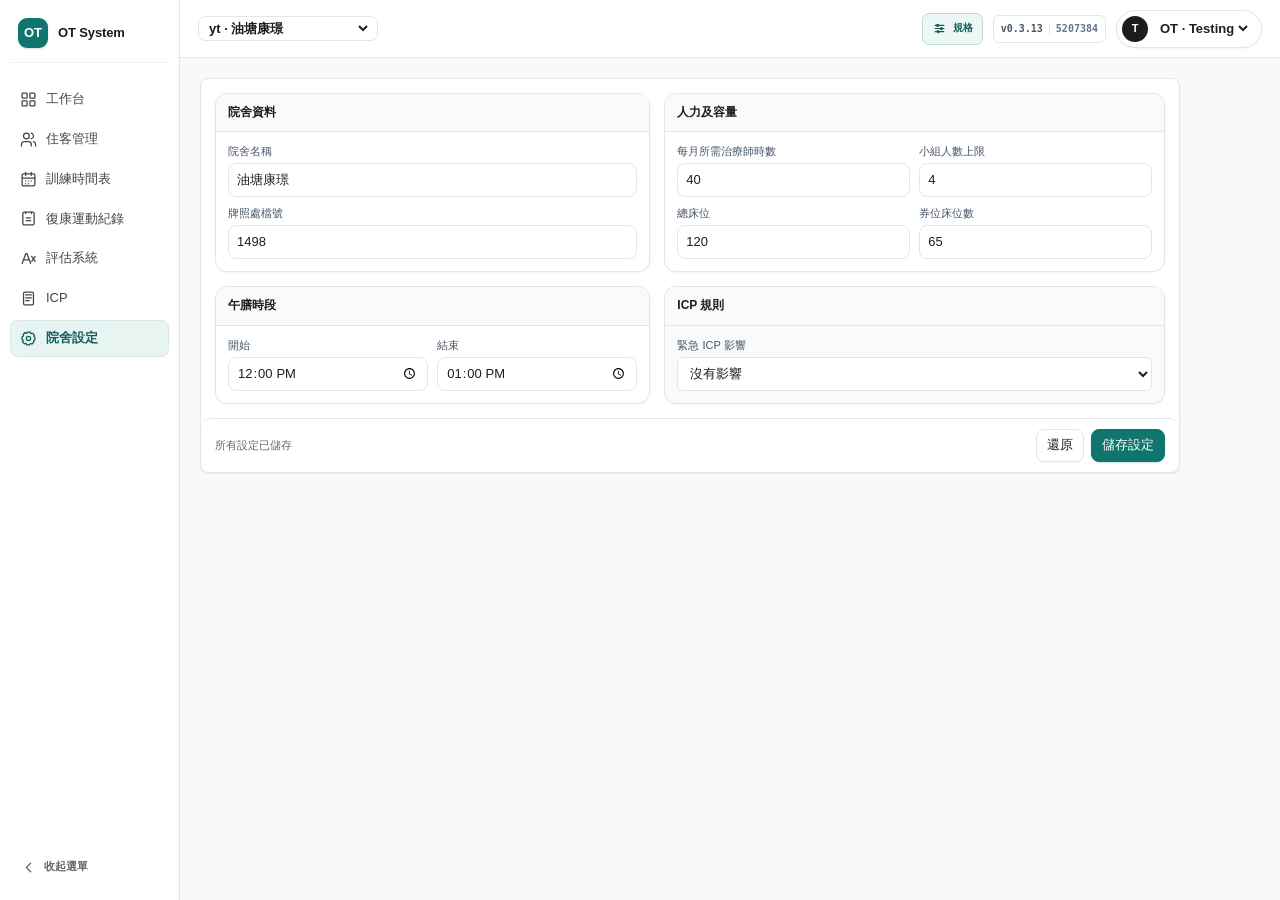
<file: settings/index.html>
<!doctype html>
<html lang="zh-Hant">
<head>
  <meta charset="utf-8">
  <meta name="viewport" content="width=device-width, initial-scale=1">
  <title>院舍設定</title>
  <script>
    if (new URLSearchParams(location.search).has("embed")) {
      document.documentElement.classList.add("embedded");
    }
  </script>
  <style>
    :root {
      --bg: #f4f6f8;
      --surface: #fff;
      --line: #d8e1e7;
      --ink: #111827;
      --muted: #64748b;
      --teal: #0f766e;
      --teal-dark: #115e59;
      --teal-soft: #e7f3f1;
      --blue: #2563eb;
      --blue-soft: #eff6ff;
      --red: #b91c1c;
      --red-soft: #fef2f2;
      --green: #15803d;
      --green-soft: #f0fdf4;
      --shadow: 0 1px 2px rgba(15, 23, 42, .06);
    }

    * { box-sizing: border-box; }
    html, body { min-height: 100%; }
    body {
      margin: 0;
      background: var(--bg);
      color: var(--ink);
      font-family: "Microsoft JhengHei", "Noto Sans TC", Arial, sans-serif;
      font-size: 13px;
      line-height: 1.45;
    }
    button, input, select { font: inherit; }
    button { cursor: pointer; }

    .app { min-height: 100vh; display: grid; grid-template-columns: 220px minmax(0, 1fr); }
    .sidebar {
      background: var(--surface);
      border-right: 1px solid var(--line);
      padding: 16px 10px;
      display: flex;
      flex-direction: column;
      gap: 18px;
    }
    .brand { display: flex; align-items: center; gap: 10px; padding: 2px 8px 14px; border-bottom: 1px solid var(--line); }
    .brand-mark {
      width: 30px;
      height: 30px;
      border-radius: 7px;
      background: var(--teal);
      color: #fff;
      display: grid;
      place-items: center;
      font-weight: 800;
    }
    .brand-title { font-weight: 800; }
    .brand-sub { color: var(--muted); font-size: 11px; }
    .nav { display: grid; gap: 4px; }
    .nav button {
      width: 100%;
      border: 0;
      background: transparent;
      text-align: left;
      padding: 9px 10px;
      border-radius: 7px;
      color: #334155;
    }
    .nav button:hover { background: #f1f5f9; }
    .nav button.active { background: var(--teal-soft); color: var(--teal-dark); font-weight: 800; }

    .main { min-width: 0; display: grid; grid-template-rows: 58px minmax(0, 1fr); }
    .topbar {
      background: var(--surface);
      border-bottom: 1px solid var(--line);
      display: flex;
      align-items: center;
      justify-content: space-between;
      gap: 16px;
      padding: 0 18px;
    }
    .home-pill {
      min-width: 180px;
      border: 1px solid var(--line);
      border-radius: 7px;
      background: var(--surface);
      padding: 7px 10px;
      display: flex;
      align-items: center;
      gap: 8px;
    }
    .topbar-actions { display: flex; align-items: center; gap: 10px; }
    .top-meta { color: var(--muted); }
    .user-pill {
      border: 1px solid var(--line);
      border-radius: 999px;
      background: var(--surface);
      padding: 5px 10px 5px 5px;
      display: flex;
      align-items: center;
      gap: 8px;
    }
    .avatar {
      width: 26px;
      height: 26px;
      border-radius: 999px;
      background: var(--ink);
      color: #fff;
      display: grid;
      place-items: center;
      font-size: 11px;
      font-weight: 800;
    }

    .content { padding: 14px; min-width: 0; }
    .screen-head {
      display: flex;
      align-items: flex-end;
      justify-content: space-between;
      gap: 14px;
      margin-bottom: 12px;
    }
    .screen-head h1 { margin: 0; font-size: 20px; line-height: 1.2; font-weight: 700; letter-spacing: 0; }

    .settings-shell {
      width: min(980px, 100%);
      border: 1px solid var(--line);
      border-radius: 8px;
      background: var(--surface);
      box-shadow: var(--shadow);
      overflow: hidden;
    }
    .save-state { color: var(--muted); font-size: 10px; white-space: nowrap; }
    .save-state.dirty { color: #b45309; }

    .settings-grid {
      padding: 14px;
      display: grid;
      grid-template-columns: minmax(0, 1fr) minmax(0, 1.15fr);
      gap: 12px;
      align-items: start;
    }
    .settings-card {
      border: 1px solid var(--line);
      border-radius: 7px;
      padding: 11px 12px;
    }
    .settings-card h2 { margin: 0; font-size: 13px; }
    .field-grid { display: grid; grid-template-columns: repeat(2, minmax(0, 1fr)); gap: 9px; }
    .field { display: grid; gap: 3px; min-width: 0; }
    .field.full { grid-column: 1 / -1; }
    .field label { color: #475569; font-size: 10px; font-weight: 800; }
    .field input,
    .field select {
      width: 100%;
      min-height: 36px;
      border: 1px solid var(--line);
      border-radius: 6px;
      background: #fff;
      padding: 6px 8px;
      color: var(--ink);
    }
    .field input:focus,
    .field select:focus {
      outline: 2px solid #8dd3c8;
      outline-offset: 1px;
      border-color: var(--teal);
    }
    .field-note { color: var(--muted); font-size: 9px; line-height: 1.4; }
    .effect-note {
      margin-top: 9px;
      padding: 7px 8px;
      border-left: 2px solid #7fb3aa;
      background: #f7fbfa;
      color: #475569;
      font-size: 10px;
    }
    .rule-line {
      display: grid;
      gap: 7px;
      align-items: start;
    }
    .form-error {
      margin: 0 14px 12px;
      border: 1px solid #fecaca;
      border-radius: 6px;
      background: var(--red-soft);
      color: var(--red);
      padding: 8px 9px;
      font-size: 10px;
    }
    .form-error[hidden] { display: none; }

    .save-bar {
      padding: 10px 14px;
      border-top: 1px solid var(--line);
      background: #fbfcfd;
      display: flex;
      align-items: center;
      justify-content: space-between;
      gap: 10px;
    }
    .save-actions { display: flex; gap: 7px; }
    .btn {
      min-height: 34px;
      border: 1px solid var(--line);
      border-radius: 7px;
      background: #fff;
      color: var(--ink);
      padding: 6px 10px;
      font-weight: 700;
      box-shadow: var(--shadow);
    }
    .btn:hover { background: #f8fafc; }
    .btn-primary { background: var(--teal); border-color: var(--teal); color: #fff; }
    .btn-primary:hover { background: var(--teal-dark); }
    .btn:focus-visible { outline: 2px solid var(--teal); outline-offset: 2px; }

    .toast {
      position: fixed;
      right: 18px;
      bottom: 18px;
      z-index: 100;
      max-width: min(360px, calc(100vw - 36px));
      border-radius: 7px;
      background: #17202a;
      color: #fff;
      padding: 9px 12px;
      opacity: 0;
      transform: translateY(12px);
      pointer-events: none;
      transition: opacity .16s ease, transform .16s ease;
    }
    .toast.show { opacity: 1; transform: translateY(0); }

    html.embedded .sidebar,
    html.embedded .topbar { display: none; }
    html.embedded .app { display: block; }
    html.embedded .main { display: block; }
    html.embedded .content { padding: 12px; }

    @media (max-width: 1120px) {
      .app { grid-template-columns: 72px minmax(0, 1fr); }
      .brand-title, .brand-sub { display: none; }
    }
    @media (max-width: 760px) {
      .settings-grid { grid-template-columns: minmax(0, 1fr); }
      .rule-card { grid-column: auto; }
      .rule-line { grid-template-columns: minmax(0, 1fr); }
    }
    @media (max-width: 680px) {
      .sidebar { display: none; }
      .app, .main { display: block; }
      .topbar { display: none; }
      .content { padding: 10px; }
      .field-grid { grid-template-columns: minmax(0, 1fr); }
      .field.full { grid-column: auto; }
      .save-bar { align-items: flex-start; flex-direction: column; }
      .save-actions { width: 100%; }
      .save-actions .btn-primary { margin-left: auto; }
    }
  </style>
  <link rel="stylesheet" href="../shared/design-system.css?v=20261116-resident-cards">
</head>
<body>
  <div class="app">
    <aside class="sidebar">
      <div class="brand">
        <div class="brand-mark">OT</div>
        <div>
          <div class="brand-title">OT System</div>
          <div class="brand-sub">Home settings</div>
        </div>
      </div>
      <nav class="nav" aria-label="系統模組">
        <button type="button">工作台</button>
        <button type="button">住客管理</button>
        <button type="button">訓練時間表</button>
        <button type="button">復康運動紀錄</button>
        <button type="button">評估系統</button>
        <button type="button">ICP</button>
        <button class="active" type="button">院舍設定</button>
      </nav>
    </aside>

    <main class="main">
      <header class="topbar">
        <div class="home-pill">
          <span><strong id="chrome-home-code">yt</strong> <span id="chrome-home-name">油塘康璟</span></span>
        </div>
        <div class="topbar-actions">
          <span class="top-meta">2026年10月</span>
          <div class="user-pill"><span class="avatar">T</span><span>OT</span></div>
        </div>
      </header>

      <div class="content">
        <form class="settings-shell" id="settings-form" novalidate>
          <div class="settings-grid" data-spec-ids="BH-GLOBAL-001">
            <section class="settings-card" data-spec-ids="BH-GLOBAL-001">
              <h2>院舍資料</h2>
              <div class="field-grid">
                <div class="field full">
                  <label for="setting-name">院舍名稱</label>
                  <input id="setting-name" name="name" autocomplete="organization" required>
                </div>
                <div class="field full">
                  <label for="setting-license">牌照處檔號</label>
                  <input id="setting-license" name="licenseNumber" inputmode="numeric">
                </div>
              </div>
            </section>

            <section class="settings-card" data-spec-ids="BH-RES-025,BH-006-013">
              <h2>人力及容量</h2>
              <div class="field-grid">
                <div class="field">
                  <label for="setting-hours">每月所需治療師時數</label>
                  <input id="setting-hours" name="monthlyTherapistHours" type="number" min="0" max="744" step="1" required>
                </div>
                <div class="field">
                  <label for="setting-group-limit">小組人數上限</label>
                  <input id="setting-group-limit" name="groupLimit" type="number" min="1" max="20" step="1" required data-spec-ids="BH-006-006,BH-006-013">
                </div>
                <div class="field">
                  <label for="setting-total-beds">總床位</label>
                  <input id="setting-total-beds" name="totalBeds" type="number" min="1" max="999" step="1" required data-spec-ids="BH-RES-025">
                </div>
                <div class="field">
                  <label for="setting-voucher-beds">券位床位數</label>
                  <input id="setting-voucher-beds" name="voucherBeds" type="number" min="0" max="999" step="1" required data-spec-ids="BH-RES-025">
                </div>
              </div>
            </section>

            <section class="settings-card" data-spec-ids="BH-006-006">
              <h2>午膳時段</h2>
              <div class="field-grid">
                <div class="field">
                  <label for="setting-lunch-start">開始</label>
                  <input id="setting-lunch-start" name="lunchStart" type="time" required data-spec-ids="BH-006-006">
                </div>
                <div class="field">
                  <label for="setting-lunch-end">結束</label>
                  <input id="setting-lunch-end" name="lunchEnd" type="time" required data-spec-ids="BH-006-006">
                </div>
              </div>
            </section>

            <section class="settings-card rule-card" data-spec-ids="BH-ICP-008">
              <h2>ICP 規則</h2>
              <div class="rule-line">
                <div class="field">
                  <label for="setting-urgent-rule">緊急 ICP 影響</label>
                  <select id="setting-urgent-rule" name="urgentIcpRule" data-spec-ids="BH-ICP-008">
                    <option value="none">沒有影響</option>
                    <option value="restart">重啟週期</option>
                    <option value="current">計算於週期內</option>
                  </select>
                </div>
              </div>
            </section>
          </div>

          <p class="form-error" id="settings-error" hidden></p>

          <div class="save-bar" data-spec-ids="BH-GLOBAL-004">
            <span class="save-state" id="bottom-save-state">所有設定已儲存</span>
            <div class="save-actions">
              <button class="btn" id="reset-settings" type="button">還原</button>
              <button class="btn btn-primary" type="submit" data-spec-ids="BH-GLOBAL-004">儲存設定</button>
            </div>
          </div>
        </form>
      </div>
    </main>
  </div>

  <div class="toast" id="toast" role="status" aria-live="polite"></div>

  <script src="../shared/demo-reset.js"></script>
  <script src="../shared/home-settings.js"></script>
  <script src="../shared/prototype-catalog.js"></script>
  <script src="../shared/mock-residents.js?v=20261119-007-groups"></script>
  <script src="../shared/prototype-domain.js?v=20261119-007-groups"></script>
  <script>
    const form = document.getElementById("settings-form");
    const statuses = [document.getElementById("bottom-save-state")];
    const errorBox = document.getElementById("settings-error");
    let editingHomeCode = OT_HOME_SETTINGS.getActiveHomeCode();
    let dirty = false;
    let toastTimer = null;

    function applyPageChrome(home) {
      document.getElementById("chrome-home-code").textContent = home.code;
      document.getElementById("chrome-home-name").textContent = home.name;
    }

    function fillForm(home) {
      document.getElementById("setting-name").value = home.name;
      document.getElementById("setting-license").value = home.licenseNumber;
      document.getElementById("setting-hours").value = home.monthlyTherapistHours;
      document.getElementById("setting-total-beds").value = home.totalBeds;
      document.getElementById("setting-voucher-beds").value = home.voucherBeds;
      document.getElementById("setting-group-limit").value = home.groupLimit;
      document.getElementById("setting-lunch-start").value = home.lunchStart;
      document.getElementById("setting-lunch-end").value = home.lunchEnd;
      document.getElementById("setting-urgent-rule").value = home.urgentIcpRule;
      applyPageChrome(home);
    }

    function setDirty(value) {
      dirty = value;
      statuses.forEach(status => {
        status.textContent = value ? "尚未儲存" : "所有設定已儲存";
        status.classList.toggle("dirty", value);
      });
    }

    function showToast(message) {
      const toast = document.getElementById("toast");
      toast.textContent = message;
      toast.classList.add("show");
      clearTimeout(toastTimer);
      toastTimer = setTimeout(() => toast.classList.remove("show"), 2400);
    }

    function loadHome(code) {
      editingHomeCode = code;
      const home = OT_HOME_SETTINGS.getHome(code);
      fillForm(home);
      errorBox.hidden = true;
      setDirty(false);
    }

    loadHome(editingHomeCode);

    form.addEventListener("input", () => setDirty(true));
    form.addEventListener("change", () => setDirty(true));

    document.getElementById("reset-settings").addEventListener("click", () => {
      fillForm(OT_HOME_SETTINGS.getHome(editingHomeCode));
      errorBox.hidden = true;
      setDirty(false);
      showToast("已還原已儲存的設定。");
    });

    form.addEventListener("submit", event => {
      event.preventDefault();
      if (!form.reportValidity()) return;
      const values = {
        name: document.getElementById("setting-name").value.trim(),
        licenseNumber: document.getElementById("setting-license").value.trim(),
        monthlyTherapistHours: Number(document.getElementById("setting-hours").value),
        totalBeds: Number(document.getElementById("setting-total-beds").value),
        voucherBeds: Number(document.getElementById("setting-voucher-beds").value),
        groupLimit: Number(document.getElementById("setting-group-limit").value),
        lunchStart: document.getElementById("setting-lunch-start").value,
        lunchEnd: document.getElementById("setting-lunch-end").value,
        urgentIcpRule: document.getElementById("setting-urgent-rule").value
      };
      if (values.voucherBeds > values.totalBeds) {
        errorBox.textContent = "券位床位數不可多於總床位。";
        errorBox.hidden = false;
        return;
      }
      if (!values.lunchStart || !values.lunchEnd || values.lunchStart >= values.lunchEnd) {
        errorBox.textContent = "午膳結束時間必須晚於開始時間。";
        errorBox.hidden = false;
        return;
      }
      try {
        const saved = OT_HOME_SETTINGS.saveHome(editingHomeCode, values);
        try {
          OT_PROTOTYPE.updateSettings(saved);
        } catch (storeError) {
          // The settings page remains usable if the shared prototype state is unavailable.
        }
        fillForm(saved);
        errorBox.hidden = true;
        setDirty(false);
        statuses.forEach(status => {
          status.textContent = `已儲存 ${new Date().toLocaleTimeString("zh-HK", {
            hour: "2-digit",
            minute: "2-digit",
            hour12: false
          })}`;
        });
        showToast("設定已套用至其他系統。");
      } catch (error) {
        errorBox.textContent = "未能儲存設定；請檢查瀏覽器儲存權限。";
        errorBox.hidden = false;
      }
    });

    window.addEventListener("storage", event => {
      if (
        event.key === OT_HOME_SETTINGS.activeHomeKey &&
        !dirty &&
        event.newValue &&
        event.newValue !== editingHomeCode
      ) {
        loadHome(event.newValue);
      }
    });
  </script>
  <script src="../shared/ui-system.js?v=20261121-v0313"></script>
  <script src="../shared/spec-inspector-data.js?v=20261119-007-groups"></script>
  <script src="../shared/spec-inspector.js?v=20261123-instant-chip-tips"></script>
</body>
</html>
</file>
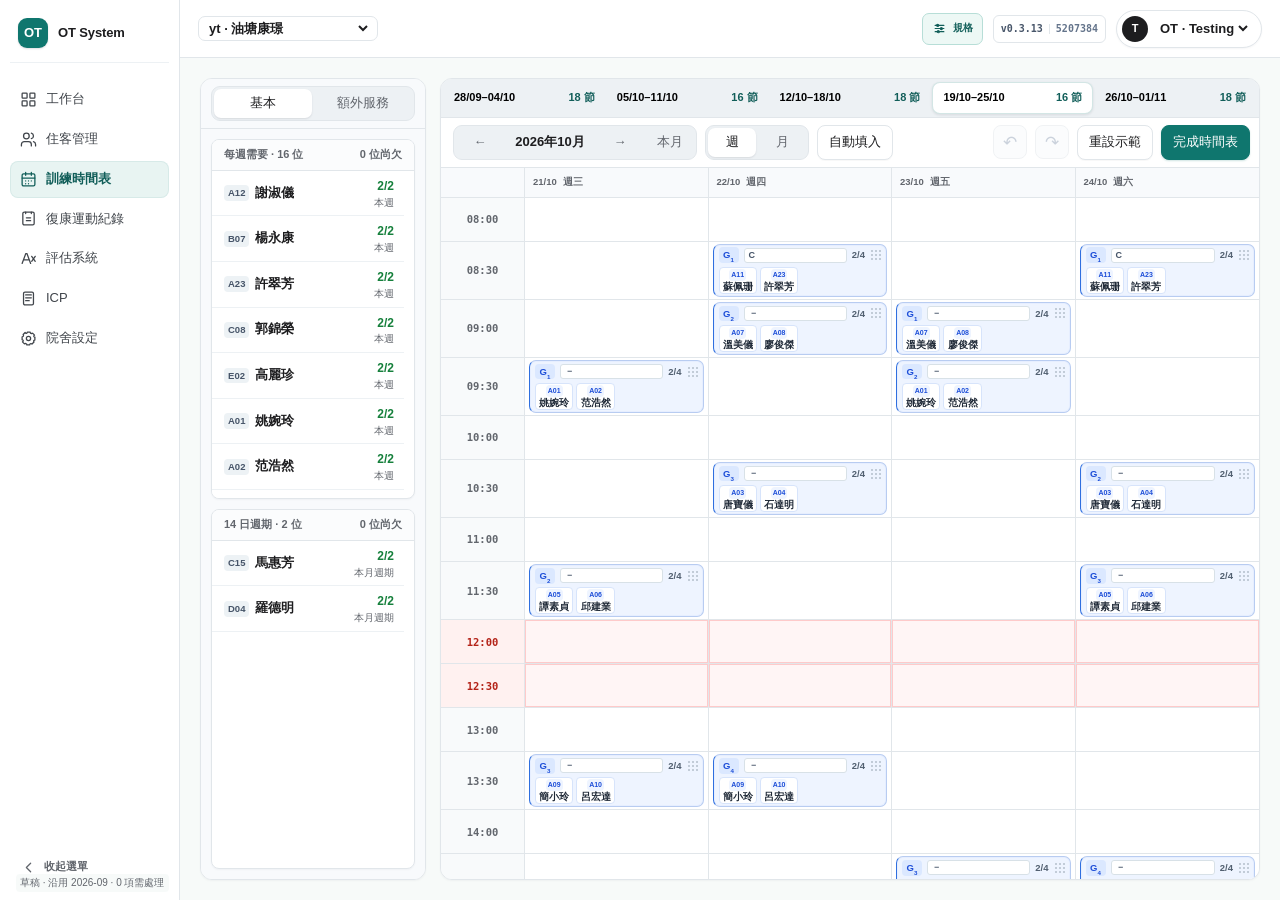
<file: training/index.html>
<!doctype html>
<html lang="zh-Hant">
<head>
  <meta charset="utf-8">
  <meta name="viewport" content="width=device-width, initial-scale=1">
  <title>訓練時間表</title>
  <script>
    const params = new URLSearchParams(location.search);
    if (params.has("embed")) {
      document.documentElement.classList.add("embedded");
    }
    if (params.has("dev")) {
      document.documentElement.classList.add("developer");
    }
  </script>
  <style>
    :root {
      --bg: #f4f6f8;
      --surface: #ffffff;
      --line: #d8e1e7;
      --line-strong: #b8c5ce;
      --ink: #111827;
      --muted: #64748b;
      --teal: #0f766e;
      --teal-dark: #115e59;
      --teal-soft: #e7f3f1;
      --blue: #2563eb;
      --blue-soft: #eff6ff;
      --amber: #b45309;
      --amber-soft: #fff7ed;
      --green: #15803d;
      --green-soft: #f0fdf4;
      --red: #b91c1c;
      --red-soft: #fef2f2;
      --shadow: 0 1px 2px rgba(15, 23, 42, .06);
    }

    * { box-sizing: border-box; }
    html, body { min-height: 100%; }
    body {
      margin: 0;
      background: var(--bg);
      color: var(--ink);
      font-family: "Microsoft JhengHei", "Noto Sans TC", Arial, sans-serif;
      font-size: 13px;
      line-height: 1.45;
    }
    button, input, select { font: inherit; }
    button { cursor: pointer; }
    button:focus-visible,
    [tabindex]:focus-visible,
    select:focus-visible {
      outline: 3px solid rgba(15, 118, 110, .25);
      outline-offset: 2px;
    }
    .sr-only {
      position: absolute;
      width: 1px;
      height: 1px;
      padding: 0;
      margin: -1px;
      overflow: hidden;
      clip: rect(0, 0, 0, 0);
      white-space: nowrap;
      border: 0;
    }

    .app { min-height: 100vh; display: grid; grid-template-columns: 220px minmax(0, 1fr); }
    .sidebar {
      background: var(--surface);
      border-right: 1px solid var(--line);
      padding: 16px 10px;
      display: flex;
      flex-direction: column;
      gap: 18px;
    }
    .brand { display: flex; align-items: center; gap: 10px; padding: 2px 8px 14px; border-bottom: 1px solid var(--line); }
    .brand-mark {
      width: 30px;
      height: 30px;
      border-radius: 7px;
      background: var(--teal);
      color: #fff;
      display: grid;
      place-items: center;
      font-weight: 800;
    }
    .brand-title { font-weight: 800; }
    .brand-sub { color: var(--muted); font-size: 11px; }
    .nav { display: grid; gap: 4px; }
    .nav button {
      width: 100%;
      border: 0;
      background: transparent;
      text-align: left;
      padding: 9px 10px;
      border-radius: 7px;
      color: #334155;
      display: flex;
      justify-content: space-between;
      gap: 10px;
    }
    .nav button:hover { background: #f1f5f9; }
    .nav button.active { background: var(--teal-soft); color: var(--teal-dark); font-weight: 800; }
    .nav small { color: var(--muted); font-size: 10px; }

    .main { min-width: 0; display: grid; grid-template-rows: 58px minmax(0, 1fr); }
    .topbar {
      position: sticky;
      top: 0;
      z-index: 30;
      background: var(--surface);
      border-bottom: 1px solid var(--line);
      display: flex;
      align-items: center;
      justify-content: space-between;
      gap: 16px;
      padding: 0 18px;
    }
    .home-pill {
      min-width: 180px;
      border: 1px solid var(--line);
      border-radius: 7px;
      background: var(--surface);
      padding: 7px 10px;
      display: flex;
      justify-content: space-between;
      align-items: center;
      gap: 12px;
    }
    .top-meta { color: var(--muted); }
    .user-pill {
      border: 1px solid var(--line);
      border-radius: 999px;
      background: var(--surface);
      padding: 5px 10px 5px 5px;
      display: flex;
      align-items: center;
      gap: 8px;
    }
    .avatar {
      width: 26px;
      height: 26px;
      border-radius: 999px;
      background: #111827;
      color: #fff;
      display: grid;
      place-items: center;
      font-size: 11px;
      font-weight: 800;
    }
    .topbar-actions { display: flex; align-items: center; gap: 10px; }

    .content { min-width: 0; padding: 18px; }
    .screen-head {
      display: flex;
      justify-content: space-between;
      align-items: flex-start;
      gap: 18px;
      margin-bottom: 12px;
    }
    h1 { margin: 0; font-size: 20px; line-height: 1.2; font-weight: 700; letter-spacing: 0; }
    .sub { color: var(--muted); margin-top: 5px; }
    .actions { display: flex; align-items: center; gap: 8px; flex-wrap: wrap; }
    .btn {
      min-height: 34px;
      border: 1px solid var(--line);
      border-radius: 7px;
      background: var(--surface);
      color: var(--ink);
      padding: 7px 11px;
      font-weight: 700;
      box-shadow: var(--shadow);
    }
    .btn:hover { background: #f8fafc; }
    .btn:disabled { color: #94a3b8; cursor: not-allowed; background: #f8fafc; }
    .btn-primary { background: var(--teal); border-color: var(--teal); color: #fff; }
    .btn-primary:hover { background: var(--teal-dark); }
    .btn-primary:disabled { background: #cbd5e1; border-color: #cbd5e1; color: #f8fafc; }
    .icon-btn {
      width: 34px;
      min-height: 34px;
      padding: 0;
      display: inline-grid;
      place-items: center;
      font-size: 17px;
      line-height: 1;
    }
    .segmented {
      display: inline-flex;
      border: 1px solid var(--line);
      border-radius: 7px;
      background: #f8fafc;
      padding: 2px;
    }
    .segmented button {
      min-width: 48px;
      border: 0;
      border-radius: 5px;
      background: transparent;
      padding: 5px 10px;
      color: var(--muted);
      font-weight: 800;
    }
    .segmented button.active { background: var(--surface); color: var(--teal-dark); box-shadow: var(--shadow); }

    .cadence {
      flex: 0 0 auto;
      border: 0;
      border-bottom: 1px solid var(--line);
      border-radius: 0;
      background: #edf1f4;
      display: grid;
      grid-template-columns: repeat(4, minmax(0, 1fr));
      overflow: hidden;
      margin: 0;
      padding: 3px;
      gap: 2px;
    }
    .cadence-week {
      min-width: 0;
      border: 0;
      border-right: 1px solid var(--line);
      background: var(--surface);
      padding: 7px 10px;
      text-align: left;
      display: flex;
      align-items: center;
      gap: 8px;
      position: relative;
    }
    .cadence-week:last-child { border-right: 0; }
    .cadence-week::before {
      content: "";
      position: absolute;
      left: 0;
      right: 0;
      top: 0;
      height: 3px;
      background: transparent;
    }
    .cadence-week:hover { background: #f8fafc; }
    .cadence-week.active { background: #f2fbf9; }
    .cadence-week.active::before { background: var(--teal); }
    .cadence-week strong { flex: 0 0 auto; font-size: 11px; white-space: nowrap; }
    .cadence-week span { color: var(--muted); font-size: 10px; white-space: nowrap; }
    .cadence-week .week-count {
      margin-left: auto;
      color: var(--teal-dark);
      font-weight: 800;
      font-size: 11px;
    }

    .workbench {
      display: grid;
      grid-template-columns: 226px minmax(0, 1fr);
      gap: 12px;
      align-items: stretch;
      min-height: 0;
      height: calc(100vh - 82px);
    }
    .resident-panel,
    .schedule-panel {
      border: 1px solid var(--line);
      border-radius: 8px;
      background: var(--surface);
      box-shadow: var(--shadow);
      overflow: hidden;
    }
    .panel-head {
      min-height: 42px;
      display: flex;
      justify-content: space-between;
      align-items: center;
      gap: 10px;
      padding: 9px 12px;
      border-bottom: 1px solid var(--line);
      background: #f8fafc;
      font-weight: 800;
    }
    .panel-head small { color: var(--muted); font-weight: 600; }
    .resident-queue {
      flex: 1;
      min-height: 0;
      overflow: hidden;
      padding: 10px;
      background: #f8fafc;
      display: grid;
      grid-template-rows: minmax(0, 1fr) minmax(0, 1fr);
      gap: 10px;
    }
    .queue-list {
      flex: 1;
      min-height: 0;
      overflow-x: hidden;
      overflow-y: scroll;
      overscroll-behavior: contain;
      scrollbar-gutter: stable;
    }
    .queue-list::-webkit-scrollbar { width: 9px; }
    .queue-list::-webkit-scrollbar-track { background: #eef2f5; }
    .queue-list::-webkit-scrollbar-thumb {
      border: 2px solid #eef2f5;
      border-radius: 999px;
      background: #aebac4;
      background-clip: content-box;
    }
    .resident-panel {
      min-height: 0;
      height: 100%;
      display: flex;
      flex-direction: column;
      transition: border-color .12s ease, box-shadow .12s ease;
    }
    .resident-queue > .queue-group { min-height: 0; }
    .schedule-panel { min-height: 0; display: flex; flex-direction: column; }
    .schedule-scroll { min-height: 0; overflow: auto; }
    .resident-panel.session-remove-target {
      border-color: #86efac;
      box-shadow: inset 0 0 0 2px #86efac;
    }
    .resident-panel.session-remove-target .panel-head {
      background: var(--green-soft);
      color: var(--green);
    }
    .resident-panel.session-remove-target .panel-head small::after {
      content: " · 放開以移回清單";
      color: var(--green);
    }
    .resident-panel.session-remove-target .resident-queue { background: #f6fdf8; }
    .queue-group {
      border: 1px solid var(--line);
      border-radius: 8px;
      background: var(--surface);
      overflow: hidden;
      box-shadow: 0 1px 2px rgba(15, 23, 42, .04);
      min-height: 0;
      display: flex;
      flex-direction: column;
    }
    .queue-group + .queue-group { border-top: 1px solid var(--line); }
    .queue-title {
      display: flex;
      justify-content: space-between;
      align-items: center;
      gap: 8px;
      padding: 7px 12px;
      color: var(--muted);
      background: #fbfcfd;
      border-bottom: 1px solid var(--line);
      font-size: 11px;
      font-weight: 800;
    }
    .resident-row {
      width: 100%;
      min-height: 40px;
      border: 0;
      border-bottom: 1px solid var(--line);
      background: var(--surface);
      color: var(--ink);
      padding: 6px 10px 6px 12px;
      display: grid;
      grid-template-columns: minmax(0, 1fr) auto;
      gap: 10px;
      align-items: center;
      text-align: left;
      cursor: grab;
      position: relative;
    }
    .resident-row:hover { background: #f8fafc; }
    .resident-row.dragging { opacity: .45; }
    .resident-row.selected { background: var(--teal-soft); }
    .resident-row.selected::before {
      content: "";
      position: absolute;
      inset: 0 auto 0 0;
      width: 3px;
      background: var(--teal);
    }
    .resident-row.complete .progress-value { color: var(--green); }
    .resident-name { display: flex; align-items: center; gap: 6px; font-weight: 800; }
    .resident-progress { text-align: right; }
    .progress-value { font-weight: 800; font-size: 12px; }
    .resident-progress small { display: block; color: var(--muted); font-size: 10px; }
    .resident-clinical-popover {
      position: fixed;
      z-index: 130;
      width: min(270px, calc(100vw - 24px));
      border: 1px solid #cbd9e2;
      border-radius: 8px;
      background: #fff;
      box-shadow: 0 16px 42px rgba(15, 23, 42, .2);
      padding: 10px;
      color: var(--ink);
      pointer-events: none;
    }
    .resident-clinical-popover[hidden] { display: none; }
    .resident-clinical-head {
      display: flex;
      align-items: center;
      gap: 6px;
      margin-bottom: 8px;
    }
    .resident-clinical-head strong { font-size: 12px; }
    .resident-clinical-grid {
      display: grid;
      grid-template-columns: repeat(3, minmax(0, 1fr));
      gap: 6px;
    }
    .resident-clinical-grid div {
      min-width: 0;
      border-radius: 5px;
      background: #f8fafc;
      padding: 5px 6px;
    }
    .resident-clinical-grid span {
      display: block;
      color: var(--muted);
      font-size: 8px;
      font-weight: 700;
    }
    .resident-clinical-grid strong {
      display: block;
      margin-top: 1px;
      font-size: 10px;
      line-height: 1.2;
    }

    .schedule-panel {
      min-width: 0;
      min-height: 0;
      display: flex;
      flex-direction: column;
    }
    .schedule-toolbar {
      min-height: 42px;
      display: flex;
      justify-content: space-between;
      align-items: center;
      gap: 12px;
      padding: 7px 9px 7px 12px;
      border-bottom: 1px solid var(--line);
      background: var(--surface);
    }
    .schedule-toolbar-group {
      display: flex;
      align-items: center;
      gap: 8px;
      flex-wrap: wrap;
    }
    .schedule-toolbar-actions { margin-left: auto; }
    .schedule-meta { color: var(--muted); font-size: 11px; white-space: nowrap; }
    .drop-feedback {
      min-height: 38px;
      padding: 8px 12px;
      border-bottom: 1px solid var(--line);
      background: #f8fafc;
      color: var(--muted);
      display: flex;
      align-items: center;
      gap: 8px;
    }
    .drop-feedback strong { color: var(--ink); }
    .drop-feedback.valid { background: var(--green-soft); color: #166534; }
    .drop-feedback.invalid { background: var(--red-soft); color: var(--red); }
    .drop-feedback.valid strong,
    .drop-feedback.invalid strong { color: inherit; }
    .schedule-scroll {
      flex: 1;
      min-height: 0;
      overflow: auto;
    }

    .week-grid,
    .month-grid {
      display: grid;
      grid-template-columns: 74px repeat(4, minmax(165px, 1fr));
      min-width: 734px;
    }
    .day-head,
    .time-head,
    .time-label,
    .slot {
      border-right: 1px solid var(--line);
      border-bottom: 1px solid var(--line);
    }
    .day-head.day-last,
    .slot.day-last { border-right: 0; }
    .day-head,
    .time-head {
      min-height: 30px;
      background: #f8fafc;
      padding: 5px 8px;
      color: #334155;
      font-size: 11px;
      font-weight: 800;
    }
    .day-head {
      display: flex;
      align-items: center;
      gap: 6px;
    }
    .day-head span { color: var(--muted); font-weight: 600; }
    .day-head .missing-rota {
      margin-left: auto;
      color: var(--red);
      font-size: 9px;
      font-style: normal;
      font-weight: 800;
    }
    .time-head { display: grid; place-items: center; text-align: center; }
    .week-grid .time-head,
    .month-grid .time-head {
      position: sticky;
      top: 0;
      left: 0;
      z-index: 8;
    }
    .week-grid .day-head,
    .month-grid .day-head {
      position: sticky;
      top: 0;
      z-index: 6;
    }
    .time-label {
      min-height: 28px;
      background: #fbfcfd;
      padding: 2px 7px;
      color: #475569;
      font-size: 9px;
      font-weight: 800;
      display: flex;
      flex-direction: column;
      justify-content: center;
      align-items: center;
      gap: 1px;
      line-height: 1;
    }
    .time-label.lunch { background: var(--red-soft); color: var(--red); }
    .slot {
      min-height: 28px;
      padding: 2px 4px;
      background: var(--surface);
      display: grid;
      align-content: start;
      gap: 3px;
      position: relative;
      transition: background .12s ease, box-shadow .12s ease;
    }
    .slot.lunch {
      background: #fff5f5;
      box-shadow: inset 0 0 0 1px #fecaca;
      cursor: not-allowed;
    }
    .slot.lunch:hover { background: #feeeee; }
    .slot:hover { background: #fcfefe; }
    .slot-empty-label {
      min-height: 24px;
      display: flex;
      align-items: center;
      justify-content: center;
      color: #94a3b8;
      font-size: 8px;
      font-weight: 700;
    }
    .day-head.outside-month,
    .slot.readonly {
      background: #f1f5f9;
      opacity: .58;
    }
    .week-grid .time-label,
    .week-grid .slot {
      min-height: 44px;
    }
    .slot.drop-valid {
      background: #f0fdf4;
      box-shadow: inset 0 0 0 1px #86efac;
    }
    .slot.drop-invalid {
      background: #fef2f2;
      box-shadow: inset 0 0 0 1px #fca5a5;
    }
    .slot.drop-target.drop-valid {
      background: #dcfce7;
      box-shadow: inset 0 0 0 3px #16a34a;
    }
    .slot.drop-target.drop-invalid {
      background: #fee2e2;
      box-shadow: inset 0 0 0 3px #dc2626;
    }
    .slot.is-empty { cursor: crosshair; }
    .slot-sessions {
      min-width: 0;
      display: grid;
      align-content: start;
      gap: 3px;
    }
    .slot-sessions.parallel {
      grid-template-columns: repeat(2, minmax(0, 1fr));
      gap: 3px;
    }
    .session-card {
      min-width: 0;
      min-height: 22px;
      border: 1px solid #9fd3c9;
      border-radius: 5px;
      background: #edf8f5;
      color: var(--teal-dark);
      padding: 2px 5px;
      display: grid;
      gap: 1px;
      cursor: grab;
      position: relative;
    }
    .session-card:hover { background: #e2f4f0; }
    .session-card.combine-valid {
      outline: 2px solid #16a34a;
      outline-offset: 1px;
      background: #dcfce7;
    }
    .session-card.combine-invalid {
      outline: 2px solid #dc2626;
      outline-offset: 1px;
      background: #fee2e2;
    }
    .session-card.group {
      border-color: #a9c4f7;
      background: #edf3ff;
      color: #1d4ed8;
      gap: 3px;
      box-shadow: inset 0 0 0 1px rgba(37, 99, 235, .04);
    }
    .session-card.group:hover { background: #e3edff; }
    .session-card.paid { background: var(--amber-soft); color: var(--amber); }
    .session-card.category-biweekly { border-color: #93c5fd; background: #eff6ff; color: #1d4ed8; }
    .session-card.category-extra { border-color: #fdba74; background: #fff7ed; color: #b45309; }
    .session-card.dragging { opacity: .42; }
    .session-top { display: flex; align-items: flex-start; gap: 5px; min-width: 0; }
    .format-mark {
      min-width: 20px;
      border-radius: 3px;
      background: #d8f0eb;
      color: var(--teal-dark);
      padding: 1px 4px;
      font-size: 9px;
      font-weight: 900;
      text-align: center;
    }
    .group .format-mark { background: #dbe8ff; color: #1d4ed8; }
    .format-mark sub,
    .tp2-session strong sub {
      font-size: .65em;
      line-height: 0;
      position: relative;
      bottom: -.18em;
    }
    .bed-number {
      min-width: 25px;
      border-radius: 3px;
      background: #edf2f5;
      color: #475569;
      padding: 1px 4px;
      font-size: 9px;
      font-weight: 900;
      text-align: center;
      letter-spacing: 0;
    }
    .session-name {
      font-size: 11px;
      font-weight: 800;
      white-space: nowrap;
      overflow: hidden;
      text-overflow: ellipsis;
    }
    .individual-line {
      display: flex;
      align-items: center;
      gap: 5px;
      min-width: 0;
    }
    .slot-sessions.parallel .session-card {
      padding: 2px 3px;
    }
    .slot-sessions.parallel .individual-line {
      gap: 3px;
    }
    .slot-sessions.parallel .format-mark {
      min-width: 16px;
      padding-inline: 2px;
      font-size: 8px;
    }
    .slot-sessions.parallel .bed-number {
      min-width: 20px;
      padding-inline: 2px;
      font-size: 8px;
    }
    .slot-sessions.parallel .session-name {
      font-size: 9px;
    }
    .group-heading {
      min-height: 17px;
      display: flex;
      align-items: center;
      gap: 5px;
      min-width: 0;
      padding-block: 0;
      cursor: grab;
      user-select: none;
    }
    .suggested-activity {
      min-width: 0;
      flex: 1 1 auto;
      overflow: hidden;
      color: #475569;
      font-size: 9px;
      font-weight: 700;
      text-overflow: ellipsis;
      white-space: nowrap;
      background: #fff;
      border: 1px solid #d8e1e7;
      border-radius: 3px;
      padding: 0 4px;
    }
    .group-heading::after {
      content: "";
      width: 10px;
      height: 12px;
      margin-left: 1px;
      opacity: .52;
      background-image: radial-gradient(circle, currentColor 1px, transparent 1.2px);
      background-size: 4px 4px;
      background-position: center;
      color: #9aa8b4;
    }
    .group-capacity {
      margin-left: auto;
      color: #526071;
      font-size: 9px;
      font-weight: 800;
      white-space: nowrap;
    }
    .group-members {
      display: grid;
      grid-template-columns: repeat(4, minmax(0, 1fr));
      gap: 3px;
    }
    .schedule-resident-card {
      min-width: 0;
      min-height: 27px;
      border: 1px solid #d7e4fb;
      border-radius: 4px;
      background: #fff;
      padding: 1px;
      display: grid;
      align-content: center;
      justify-items: center;
      gap: 1px;
      color: #1f2937;
      cursor: grab;
      text-align: center;
      user-select: none;
    }
    .schedule-resident-card:hover { background: #f2f6ff; border-color: #aec8f5; }
    .schedule-resident-card.dragging { opacity: .4; }
    .schedule-resident-card .bed-number {
      min-width: 0;
      background: #eef4ff;
      color: #1d4ed8;
      padding-inline: 2px;
      font-size: 7px;
    }
    .schedule-resident-name {
      min-width: 0;
      max-width: 100%;
      font-size: 8px;
      font-weight: 800;
      line-height: 1.05;
      white-space: normal;
      overflow-wrap: anywhere;
      text-align: center;
    }
    .session-meta {
      color: #526071;
      font-size: 9px;
      display: flex;
      justify-content: space-between;
      gap: 5px;
      align-items: center;
    }
    .activity-select {
      min-width: 0;
      max-width: 110px;
      border: 0;
      border-bottom: 1px dotted #94a3b8;
      background: transparent;
      color: inherit;
      padding: 0;
      font-size: 9px;
      font-weight: 800;
    }

    .month-stack { display: grid; gap: 12px; padding: 10px; }
    .month-week { border: 1px solid var(--line); border-radius: 7px; overflow: hidden; }
    .month-week-foot {
      min-height: 34px;
      padding: 6px 10px;
      background: #f8fafc;
      border-top: 1px solid var(--line);
      display: flex;
      justify-content: space-between;
      align-items: center;
      gap: 10px;
    }
    .month-week-foot strong { font-size: 11px; }
    .month-week-foot span { color: var(--muted); font-size: 10px; }
    .month-grid .time-label { min-height: 32px; padding-block: 3px; }
    .month-grid .slot { min-height: 32px; padding: 2px 3px; }
    .month-grid .day-head,
    .month-grid .time-head { min-height: 34px; padding-block: 5px; }
    .compact-summary {
      min-height: 28px;
      border: 1px solid var(--line);
      border-radius: 4px;
      background: #fcfefe;
      padding: 2px 4px;
      display: grid;
      align-content: center;
      gap: 1px;
      color: #475569;
      font-size: 9px;
      font-weight: 800;
    }
    .compact-summary strong { color: var(--ink); font-size: 10px; }
    .compact-summary .compact-names {
      overflow: hidden;
      width: 100%;
      color: #334155;
      font-size: 9px;
      font-weight: 700;
      text-overflow: ellipsis;
      white-space: nowrap;
    }
    .compact-summary .compact-range {
      color: #1d4ed8;
      font-size: 8px;
      font-weight: 800;
    }
    .service-switch {
      padding: 7px 10px;
      border-bottom: 1px solid var(--line);
      background: #f8fafc;
    }
    .service-switch .segmented { width: 100%; }
    .service-switch .segmented button { flex: 1; }
    .compact-summary.individual {
      border-color: #9fd3c9;
      background: #edf8f5;
    }
    .compact-summary.group {
      border-color: #a9c4f7;
      background: #edf3ff;
    }
    .month-grid .slot.expanded .compact-summary { display: none; }
    .month-grid .slot:not(.expanded) .session-card { display: none; }
    .month-grid .slot .direct-cards .session-card { display: grid; }
    .month-grid .slot.expanded { align-content: start; }
    .month-grid { position: relative; }
    .compact-summary.merged-hidden { display: none; }
    .merged-individual-block {
      position: absolute;
      z-index: 6;
      border: 1px solid #7fbdb3;
      border-radius: 6px;
      background: #edf8f5;
      color: var(--teal-dark);
      padding: 7px 8px;
      display: grid;
      place-content: center;
      gap: 2px;
      text-align: center;
      box-shadow: 0 3px 10px rgba(15, 23, 42, .12);
      pointer-events: none;
    }
    .merged-individual-block strong { font-size: 11px; }
    .merged-individual-block span { color: #475569; font-size: 9px; }
    .merged-individual-block small { color: #64748b; font-size: 8px; }

    dialog {
      width: min(560px, calc(100vw - 32px));
      border: 1px solid var(--line);
      border-radius: 9px;
      padding: 0;
      color: var(--ink);
      box-shadow: 0 24px 60px rgba(15, 23, 42, .24);
    }
    dialog::backdrop { background: rgba(15, 23, 42, .35); }
    .dialog-head { padding: 15px 17px 11px; border-bottom: 1px solid var(--line); }
    .dialog-head h2 { margin: 0; font-size: 17px; }
    .dialog-head p { margin: 4px 0 0; color: var(--muted); }
    .dialog-body { padding: 14px 17px; }
    .autofill-preference {
      margin-bottom: 12px;
      border: 1px solid var(--line);
      border-radius: 8px;
      background: #f8fafc;
      padding: 9px 10px;
    }
    .autofill-preference strong { display: block; font-size: 11px; }
    .autofill-preference small {
      display: block;
      margin-top: 2px;
      color: var(--muted);
      font-size: 10px;
    }
    .autofill-time-options {
      display: flex;
      flex-wrap: wrap;
      gap: 5px;
      margin-top: 8px;
    }
    .autofill-time-options label {
      border: 1px solid var(--line);
      border-radius: 5px;
      background: #fff;
      padding: 4px 7px;
      font-size: 10px;
    }
    .autofill-time-options input { margin-right: 4px; }
    .autofill-summary { display: grid; gap: 9px; }
    .autofill-summary-total {
      display: flex;
      align-items: baseline;
      justify-content: space-between;
      gap: 12px;
      padding: 1px 2px 3px;
    }
    .autofill-summary-total strong { font-size: 13px; }
    .autofill-summary-total span { color: var(--muted); font-size: 11px; }
    .autofill-week-grid {
      display: grid;
      grid-template-columns: repeat(auto-fit, minmax(128px, 1fr));
      gap: 7px;
    }
    .autofill-week-card {
      border: 1px solid var(--line);
      border-radius: 8px;
      background: #fbfcfd;
      padding: 9px 10px;
      display: grid;
      gap: 5px;
    }
    .autofill-week-card strong { font-size: 12px; }
    .autofill-week-card small {
      color: var(--muted);
      font-size: 10px;
      line-height: 1.35;
    }
    .autofill-week-card span {
      color: var(--ink);
      font-size: 11px;
      font-weight: 700;
    }
    .autofill-empty {
      border: 1px solid var(--line);
      border-radius: 8px;
      background: #fbfcfd;
      padding: 12px;
      color: var(--muted);
      font-size: 11px;
    }
    .autofill-exceptions {
      border: 1px solid #fed7aa;
      border-radius: 8px;
      background: var(--amber-soft);
      color: #92400e;
      padding: 9px 11px;
      font-size: 11px;
    }
    .autofill-exceptions strong { display: block; margin-bottom: 4px; }
    .autofill-exceptions ul { margin: 0; padding-left: 18px; }
    .scope-dialog {
      width: min(440px, calc(100vw - 32px));
      padding: 12px;
    }
    .scope-options {
      display: grid;
      grid-template-columns: repeat(2, minmax(0, 1fr));
      gap: 9px;
    }
    .scope-option {
      min-height: 58px;
      border: 1px solid var(--line);
      border-radius: 8px;
      background: #fff;
      color: var(--ink);
      padding: 12px 14px;
      display: grid;
      place-items: center;
      text-align: center;
      font-size: 13px;
      font-weight: 800;
      box-shadow: none;
    }
    .scope-option:hover {
      border-color: #9acbc4;
      background: #f4fbf9;
    }
    .dialog-actions {
      padding: 11px 17px 15px;
      display: flex;
      justify-content: flex-end;
      gap: 8px;
    }
    .toast {
      position: fixed;
      right: 18px;
      bottom: 18px;
      z-index: 100;
      max-width: min(390px, calc(100vw - 36px));
      border: 1px solid #334155;
      border-radius: 7px;
      background: #111827;
      color: #fff;
      padding: 10px 13px;
      box-shadow: 0 10px 30px rgba(15, 23, 42, .24);
      transform: translateY(16px);
      opacity: 0;
      pointer-events: none;
      transition: opacity .16s ease, transform .16s ease;
    }
    .toast.show { opacity: 1; transform: translateY(0); }

    .save-status-corner {
      position: fixed;
      left: 16px;
      bottom: 8px;
      z-index: 20;
      border-radius: 4px;
      background: rgba(247, 250, 249, .9);
      color: var(--muted);
      padding: 2px 4px;
      font-size: 10px;
      pointer-events: none;
    }

    @media (max-width: 1120px) {
      .app { grid-template-columns: 72px minmax(0, 1fr); }
      .brand-title, .brand-sub, .nav small { display: none; }
      .sidebar { padding-inline: 8px; }
      .workbench { grid-template-columns: 226px minmax(0, 1fr); }
    }
    @media (max-width: 900px) {
      .screen-head { flex-direction: column; }
      .workbench { grid-template-columns: minmax(0, 1fr); }
      .resident-queue { height: 340px; }
      .schedule-toolbar-actions { margin-left: 0; }
    }
    @media (max-width: 680px) {
      .content { padding: 12px; }
      .sidebar { display: none; }
      .app { display: block; }
      .main { display: block; }
      .topbar { min-height: 54px; padding-inline: 12px; }
      .home-pill { min-width: 140px; }
      .top-meta.hide-mobile { display: none; }
      .cadence-week { padding-inline: 7px; }
      .cadence-week span:not(.week-count) { display: none; }
      .schedule-toolbar-actions { width: 100%; justify-content: flex-end; }
      .scope-options { grid-template-columns: 1fr; }
      .scope-option { min-height: 0; }
    }
    @media (prefers-reduced-motion: reduce) {
      *, *::before, *::after { scroll-behavior: auto !important; transition: none !important; }
    }

    html.embedded .sidebar,
    html.embedded .topbar { display: none; }
    html.embedded .app { display: block; }
    html.embedded .main { display: block; }
    html.embedded body {
      height: 100vh;
      height: 100dvh;
      overflow: hidden;
    }
    html.embedded .content {
      height: 100vh;
      height: 100dvh;
      padding: 16px;
      display: flex;
      flex-direction: column;
      overflow: hidden;
    }
    html.embedded .screen-head {
      flex: 0 0 auto;
    }
    html.embedded .workbench {
      flex: 1 1 auto;
      min-height: 0;
    }
    html.embedded .resident-panel,
    html.embedded .schedule-panel {
      height: 100%;
    }
    @media (max-width: 900px) {
      html.embedded body { overflow: auto; }
      html.embedded .content {
        height: auto;
        min-height: 100vh;
        min-height: 100dvh;
        overflow: visible;
      }
      html.embedded .workbench { flex: none; }
      html.embedded .resident-panel,
      html.embedded .schedule-panel { height: auto; }
    }
    .dev-only { display: none !important; }
    html.developer .dev-only { display: inline-flex !important; }
  </style>
  <link rel="stylesheet" href="../shared/design-system.css?v=20261116-resident-cards">
</head>
<body>
  <div class="app">
    <aside class="sidebar">
      <div class="brand">
        <div class="brand-mark">OT</div>
        <div>
          <div class="brand-title">OT System</div>
          <div class="brand-sub">訓練時間表</div>
        </div>
      </div>
      <nav class="nav" aria-label="系統模組">
        <button><span>工作台</span><small>首頁</small></button>
        <button><span>住客管理</span><small>007</small></button>
        <button class="active"><span>訓練時間表</span><small>006</small></button>
        <button><span>復康運動紀錄</span><small>007a / 007c</small></button>
        <button><span>評估系統</span><small>016 / MOCA</small></button>
        <button><span>ICP</span><small>週期</small></button>
        <button><span>院舍設定</span><small>設定</small></button>
      </nav>
    </aside>

    <main class="main">
      <header class="topbar">
        <div class="home-pill">
          <span><strong id="chrome-home-code">yt</strong> <span id="chrome-home-name">油塘康璟</span></span>
          <span class="ui-chevron" aria-hidden="true"></span>
        </div>
        <div class="topbar-actions">
          <span class="top-meta hide-mobile">2026年10月</span>
          <span class="top-meta hide-mobile">OT</span>
          <div class="user-pill"><span class="avatar">T</span><span>OT</span></div>
        </div>
      </header>

      <div class="content">
        <div class="workbench">
          <article class="resident-panel" aria-label="住客清單" data-spec-ids="BH-006-004,BH-006-012,BH-006-026">
            <div class="service-switch" data-spec-ids="BH-006-001">
              <div class="segmented" role="tablist" aria-label="服務類型">
                <button class="active" type="button" role="tab" aria-selected="true" data-service-mode="basic">基本</button>
                <button type="button" role="tab" aria-selected="false" data-service-mode="extra">額外服務</button>
              </div>
            </div>
            <div class="resident-queue" id="resident-queue"></div>
          </article>

          <article class="schedule-panel" aria-label="訓練時段" data-spec-ids="BH-006-003,BH-006-021">
            <section class="cadence" id="cadence" aria-label="本月週次" data-spec-ids="BH-006-002,BH-006-021"></section>
            <div class="schedule-toolbar" data-spec-ids="BH-006-001,BH-006-003">
              <div class="schedule-toolbar-group">
                <div class="segmented" role="group" aria-label="時間表檢視">
                  <button type="button" class="active" data-view="week" aria-pressed="true" data-spec-ids="BH-006-001">週</button>
                  <button type="button" data-view="month" aria-pressed="false" data-spec-ids="BH-006-001,BH-006-003,BH-006-015,BH-006-017">月</button>
                </div>
                <button class="btn" type="button" data-action="open-autofill" data-spec-ids="BH-006-010,BH-006-020">
                  自動填入
                </button>
              </div>
              <div class="schedule-toolbar-group schedule-toolbar-actions">
                <button class="btn icon-btn" type="button" data-action="undo" id="undo-button" title="復原上一步" aria-label="復原上一步">
                  <svg class="ui-icon" viewBox="0 0 24 24" aria-hidden="true">
                    <path d="M9 7 4 12l5 5"></path>
                    <path d="M5 12h8a6 6 0 0 1 6 6"></path>
                  </svg>
                </button>
                <button class="btn icon-btn" type="button" data-action="redo" id="redo-button" title="重做" aria-label="重做">
                  <svg class="ui-icon" viewBox="0 0 24 24" aria-hidden="true">
                    <path d="m15 7 5 5-5 5"></path>
                    <path d="M19 12h-8a6 6 0 0 0-6 6"></path>
                  </svg>
                </button>
                <button class="btn dev-only" type="button" data-action="reset-demo">重設示範</button>
                <button class="btn btn-primary" type="button" data-action="complete" id="complete-button" data-spec-ids="BH-006-013,BH-006-026,BH-006-027,BH-006-029">完成時間表</button>
              </div>
            </div>
            <div class="schedule-scroll" id="schedule-grid" data-spec-ids="BH-006-003,BH-006-006,BH-006-021,BH-006-029"></div>
          </article>
        </div>
        <small class="save-status-corner" id="last-saved">尚未變更</small>
      </div>
    </main>
  </div>

  <dialog id="autofill-dialog" aria-labelledby="autofill-title" data-spec-ids="BH-006-010,BH-006-020">
    <div class="dialog-head">
      <h2 id="autofill-title">自動填入所有住客</h2>
      <p>補齊目前月份及所選週期所需節數；現有安排不會被覆蓋。</p>
    </div>
    <div class="dialog-body">
      <div class="autofill-preference">
        <strong>優先時段</strong>
        <small>只影響自動排期排序；仍會遵守容量、每日節數及每月間隔限制。</small>
        <div class="autofill-time-options" id="autofill-time-options"></div>
      </div>
      <div class="autofill-summary" id="autofill-list" aria-live="polite"></div>
    </div>
    <div class="dialog-actions">
      <button class="btn" type="button" data-action="close-dialog">取消</button>
      <button class="btn btn-primary" type="button" data-action="confirm-autofill" id="confirm-autofill">填入</button>
    </div>
  </dialog>

  <dialog class="scope-dialog" id="week-scope-dialog" aria-label="變更範圍" data-spec-ids="BH-006-011">
    <div class="scope-options" role="group" aria-label="變更範圍">
      <button class="scope-option" type="button" data-action="week-scope" data-scope="current" data-spec-ids="BH-006-011">只限本週</button>
      <button class="scope-option" type="button" data-action="week-scope" data-scope="all" data-spec-ids="BH-006-011">套用到所有週次</button>
    </div>
  </dialog>

  <div class="resident-clinical-popover" id="resident-clinical-popover" role="tooltip" hidden></div>
  <div class="toast" id="toast" role="status" aria-live="polite"></div>

  <script src="../shared/demo-reset.js"></script>
  <script src="../shared/home-settings.js"></script>
  <script src="../shared/prototype-catalog.js"></script>
  <script src="../shared/mock-residents.js?v=20261119-007-groups"></script>
  <script src="../shared/prototype-domain.js?v=20261119-007-groups"></script>
  <script src="../shared/training-planner-v2.js?v=20261119-007-groups"></script>
  <script src="../shared/ui-system.js?v=20261121-v0313"></script>
  <script src="../shared/spec-inspector-data.js?v=20261119-007-groups"></script>
  <script src="../shared/spec-inspector.js?v=20261123-instant-chip-tips"></script>
</body>
</html>
</file>
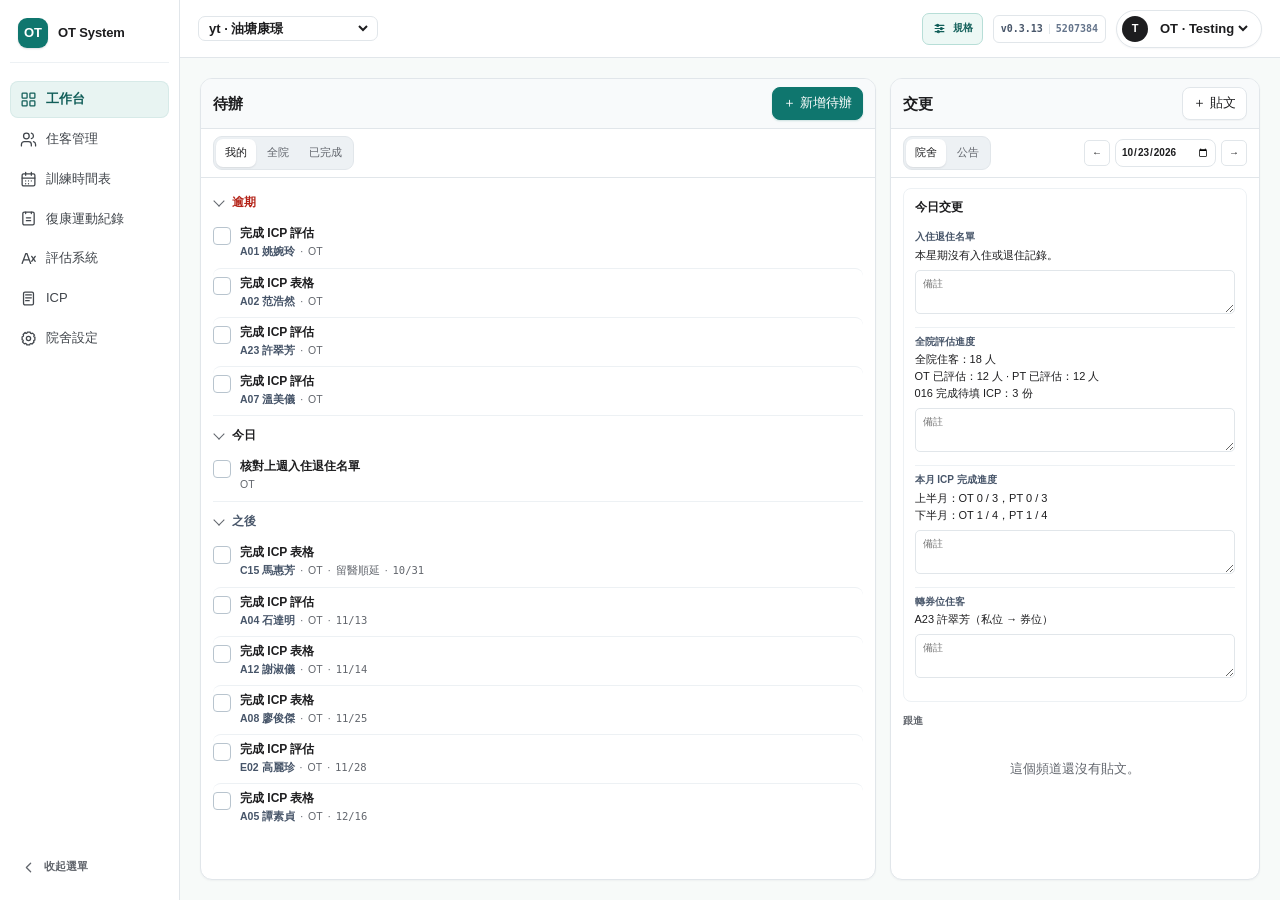
<file: workbench/index.html>
<!doctype html>
<html lang="zh-Hant">
<head>
  <meta charset="utf-8">
  <meta name="viewport" content="width=device-width, initial-scale=1">
  <title>工作台</title>
  <script>
    if (new URLSearchParams(location.search).has("embed")) {
      document.documentElement.classList.add("embedded");
    }
  </script>
  <style>
    :root {
      --bg: #f4f6f8;
      --surface: #fff;
      --line: #d8e1e7;
      --line-soft: #edf1f4;
      --ink: #111827;
      --muted: #64748b;
      --teal: #0f766e;
      --teal-dark: #115e59;
      --teal-soft: #e7f3f1;
      --red: #b91c1c;
      --red-soft: #fef2f2;
      --blue: #2563eb;
      --blue-soft: #eff6ff;
      --green: #15803d;
      --green-soft: #f0fdf4;
      --shadow: 0 1px 2px rgba(15, 23, 42, .06);
    }

    * { box-sizing: border-box; }
    html, body { min-height: 100%; }
    body {
      margin: 0;
      background: var(--bg);
      color: var(--ink);
      font-family: "Microsoft JhengHei", "Noto Sans TC", Arial, sans-serif;
      font-size: 13px;
      line-height: 1.45;
    }
    button, input, select, textarea { font: inherit; }
    button { cursor: pointer; }

    .app { min-height: 100vh; display: grid; grid-template-columns: 220px minmax(0, 1fr); }
    .sidebar {
      background: var(--surface);
      border-right: 1px solid var(--line);
      padding: 16px 10px;
      display: flex;
      flex-direction: column;
      gap: 18px;
    }
    .brand { display: flex; align-items: center; gap: 10px; padding: 2px 8px 14px; border-bottom: 1px solid var(--line); }
    .brand-mark {
      width: 30px;
      height: 30px;
      border-radius: 7px;
      background: var(--teal);
      color: #fff;
      display: grid;
      place-items: center;
      font-weight: 800;
    }
    .brand-title { font-weight: 800; }
    .brand-sub { color: var(--muted); font-size: 11px; }
    .nav { display: grid; gap: 4px; }
    .nav button {
      width: 100%;
      border: 0;
      background: transparent;
      text-align: left;
      padding: 9px 10px;
      border-radius: 7px;
      color: #334155;
    }
    .nav button:hover { background: #f1f5f9; }
    .nav button.active { background: var(--teal-soft); color: var(--teal-dark); font-weight: 800; }

    .main { min-width: 0; display: grid; grid-template-rows: 58px minmax(0, 1fr); }
    .topbar {
      background: var(--surface);
      border-bottom: 1px solid var(--line);
      display: flex;
      align-items: center;
      justify-content: space-between;
      gap: 16px;
      padding: 0 18px;
    }
    .home-pill {
      min-width: 180px;
      border: 1px solid var(--line);
      border-radius: 7px;
      background: var(--surface);
      padding: 7px 10px;
      display: flex;
      justify-content: space-between;
      align-items: center;
      gap: 12px;
    }
    .top-meta { color: var(--muted); }
    .topbar-actions { display: flex; align-items: center; gap: 10px; }
    .user-pill {
      border: 1px solid var(--line);
      border-radius: 999px;
      background: var(--surface);
      padding: 5px 10px 5px 5px;
      display: flex;
      align-items: center;
      gap: 8px;
    }
    .avatar {
      width: 26px;
      height: 26px;
      border-radius: 999px;
      background: var(--ink);
      color: #fff;
      display: grid;
      place-items: center;
      font-size: 11px;
      font-weight: 800;
    }

    .content { padding: 14px; min-width: 0; }
    .btn {
      min-height: 34px;
      border: 1px solid var(--line);
      border-radius: 7px;
      background: var(--surface);
      color: var(--ink);
      padding: 6px 10px;
      font-weight: 700;
      box-shadow: var(--shadow);
    }
    .btn:hover { background: #f8fafc; }
    .btn-primary { background: var(--teal); border-color: var(--teal); color: #fff; }
    .btn-primary:hover { background: var(--teal-dark); }
    .btn-quiet { border-color: transparent; background: transparent; box-shadow: none; color: var(--muted); }
    .btn-quiet:hover { background: #eef2f6; color: var(--ink); }
    .btn-danger { border-color: #fecaca; color: var(--red); }
    .btn:focus-visible,
    .segmented button:focus-visible,
    .task-main:focus-visible,
    .todo-group summary:focus-visible {
      outline: 2px solid var(--teal);
      outline-offset: 2px;
    }

    .workspace {
      display: grid;
      grid-template-columns: minmax(0, 1.55fr) minmax(310px, .85fr);
      gap: 12px;
      align-items: start;
    }
    .panel {
      min-width: 0;
      border: 1px solid var(--line);
      border-radius: 8px;
      background: var(--surface);
      box-shadow: var(--shadow);
      overflow: hidden;
    }
    .panel-head {
      min-height: 48px;
      padding: 8px 12px;
      border-bottom: 1px solid var(--line);
      display: flex;
      align-items: center;
      justify-content: space-between;
      gap: 10px;
    }
    .panel-head h2 { margin: 0; font-size: 15px; }
    .todo-tools {
      padding: 7px 12px;
      border-bottom: 1px solid var(--line);
      display: flex;
      align-items: center;
      justify-content: space-between;
      gap: 10px;
    }
    .segmented {
      display: inline-flex;
      border: 1px solid var(--line);
      border-radius: 6px;
      background: #f8fafc;
      padding: 2px;
    }
    .segmented button {
      min-height: 28px;
      border: 0;
      border-radius: 4px;
      background: transparent;
      color: var(--muted);
      padding: 4px 9px;
      font-size: 11px;
      font-weight: 800;
    }
    .segmented button.active { background: var(--surface); color: var(--teal-dark); box-shadow: var(--shadow); }

    .todo-list { padding: 5px 12px 12px; }
    .todo-group { border-bottom: 1px solid var(--line-soft); }
    .todo-group:last-child { border-bottom: 0; }
    .todo-group summary {
      list-style: none;
      min-height: 36px;
      padding: 8px 0 5px;
      cursor: pointer;
      display: flex;
      align-items: center;
      gap: 6px;
    }
    .todo-group summary::-webkit-details-marker { display: none; }
    .todo-group summary::before {
      content: "";
      width: 7px;
      height: 7px;
      margin: 0 3px 3px 2px;
      border-right: 1.5px solid currentColor;
      border-bottom: 1.5px solid currentColor;
      color: var(--muted);
      transform: rotate(45deg);
    }
    .todo-group:not([open]) summary::before {
      margin-bottom: 0;
      transform: rotate(-45deg);
    }
    .todo-group h3 { margin: 0; color: #475569; font-size: 11px; letter-spacing: .03em; }
    .todo-group.overdue h3 { color: var(--red); }
    .todo-group.today h3 { color: var(--ink); }

    .task-row {
      min-height: 49px;
      padding: 6px 0;
      display: grid;
      grid-template-columns: 19px minmax(0, 1fr);
      gap: 8px;
      align-items: start;
    }
    .task-row + .task-row { border-top: 1px solid var(--line-soft); }
    .task-check {
      position: relative;
      width: 18px;
      height: 18px;
      margin-top: 2px;
      display: block;
    }
    .task-check input {
      position: absolute;
      width: 1px;
      height: 1px;
      opacity: 0;
    }
    .task-check span {
      width: 18px;
      height: 18px;
      border: 1px solid #b8c4ce;
      border-radius: 4px;
      background: #fff;
      display: grid;
      place-items: center;
    }
    .task-check:hover span { border-color: var(--teal); }
    .task-check input:focus-visible + span { outline: 2px solid var(--teal); outline-offset: 2px; }
    .task-check input:checked + span {
      border-color: var(--green);
      background: var(--green-soft);
      color: var(--green);
    }
    .task-check input:checked + span::after { content: "✓"; font-size: 11px; font-weight: 900; }
    .task-main {
      min-width: 0;
      border: 0;
      background: transparent;
      color: var(--ink);
      padding: 0;
      text-align: left;
      display: block;
    }
    .task-title {
      display: block;
      overflow: hidden;
      text-overflow: ellipsis;
      white-space: nowrap;
      font-size: 12px;
      font-weight: 700;
    }
    .task-main:hover .task-title { color: var(--teal-dark); }
    .task-meta {
      margin-top: 2px;
      display: flex;
      align-items: center;
      gap: 5px;
      flex-wrap: wrap;
      color: var(--muted);
      font-size: 10px;
    }
    .task-meta .resident { color: #475569; font-weight: 700; }
    .task-meta .due { font-family: "Cascadia Mono", Consolas, monospace; }
    .task-row.completed { grid-template-columns: 19px minmax(0, 1fr); }
    .done-mark {
      width: 18px;
      height: 18px;
      margin-top: 2px;
      border-radius: 4px;
      background: var(--green-soft);
      color: var(--green);
      display: grid;
      place-items: center;
      font-size: 11px;
      font-weight: 900;
    }
    .task-row.completed .task-title { color: var(--muted); text-decoration: line-through; }
    .empty-list { padding: 30px 12px; color: var(--muted); text-align: center; }

    .handover-panel {
      position: sticky;
      top: 0;
      max-height: calc(100vh - 24px);
      display: grid;
      grid-template-rows: auto auto minmax(0, 1fr);
    }
    .channel-bar {
      padding: 7px 12px;
      border-bottom: 1px solid var(--line);
      display: flex;
      align-items: center;
      justify-content: space-between;
      gap: 8px;
    }
    .handover-date {
      display: inline-flex;
      align-items: center;
      gap: 5px;
      color: var(--muted);
      font-size: 10px;
      font-weight: 800;
    }
    .handover-date input {
      min-height: 28px;
      border: 1px solid var(--line);
      border-radius: 5px;
      background: #fff;
      color: var(--ink);
      padding: 3px 5px;
      font: inherit;
    }
    .handover-day-btn {
      width: 26px;
      height: 26px;
      border: 1px solid var(--line);
      border-radius: 5px;
      background: #fff;
      color: var(--ink);
      display: grid;
      place-items: center;
      padding: 0;
      font-weight: 900;
    }
    .handover-day-btn:hover { background: #f8fafc; }
    .handover-body { min-height: 0; overflow: auto; padding: 0 12px 12px; }
    .handover-block {
      margin: 10px 0 12px;
      border: 1px solid var(--line);
      border-radius: 8px;
      background: var(--surface);
      padding: 10px 11px;
    }
    .handover-block-head {
      display: flex;
      align-items: center;
      justify-content: space-between;
      gap: 8px;
      margin-bottom: 7px;
    }
    .handover-block h3 { margin: 0; font-size: 12px; }
    .handover-section { padding: 7px 0; }
    .handover-section + .handover-section { border-top: 1px solid var(--line-soft); }
    .handover-section-head {
      display: flex;
      align-items: center;
      justify-content: space-between;
      gap: 8px;
    }
    .handover-section strong {
      display: block;
      margin-bottom: 2px;
      color: #475569;
      font-size: 10px;
    }
    .handover-section p { margin: 0; color: var(--ink); font-size: 11px; line-height: 1.55; }
    .handover-note {
      width: 100%;
      min-height: 44px;
      margin-top: 6px;
      resize: vertical;
      border: 1px solid var(--line);
      border-radius: 5px;
      background: #fff;
      padding: 6px 7px;
      color: var(--ink);
      font: inherit;
      font-size: 10px;
    }
    .feed-title {
      margin: 10px 0 2px;
      color: var(--muted);
      font-size: 10px;
      font-weight: 800;
      letter-spacing: .04em;
    }
    .post {
      margin: 8px 0;
      border: 1px solid var(--line);
      border-radius: 8px;
      background: var(--surface);
      padding: 10px 11px;
    }
    .post:last-child { margin-bottom: 0; }
    .post-meta {
      display: flex;
      align-items: center;
      justify-content: space-between;
      gap: 8px;
      color: var(--muted);
      font-size: 10px;
    }
    .post-actor,
    .post-assignee {
      display: inline-flex;
      align-items: center;
      gap: 5px;
    }
    .post-actor strong,
    .post-assignee strong { color: var(--ink); font-size: 11px; }
    .post-assignee {
      margin-top: 7px;
      padding-top: 7px;
      border-top: 1px solid var(--line-soft);
      color: var(--muted);
      font-size: 10px;
    }
    .post-assignee .done { color: var(--green); font-weight: 800; }
    .post p { margin: 4px 0 0; font-size: 11px; line-height: 1.55; }
    dialog {
      width: min(430px, calc(100vw - 24px));
      border: 1px solid var(--line);
      border-radius: 9px;
      padding: 0;
      color: var(--ink);
      box-shadow: 0 24px 60px rgba(15, 23, 42, .24);
    }
    dialog::backdrop { background: rgba(15, 23, 42, .32); }
    .dialog-head { padding: 13px 15px 10px; border-bottom: 1px solid var(--line); }
    .dialog-head h2 { margin: 0; font-size: 16px; }
    .dialog-head p { margin: 3px 0 0; color: var(--muted); font-size: 10px; }
    .dialog-body { padding: 12px 15px; display: grid; gap: 9px; }
    .form-grid { display: grid; grid-template-columns: repeat(2, minmax(0, 1fr)); gap: 8px; }
    .form-grid[hidden] { display: none; }
    .form-field { display: grid; gap: 3px; }
    .form-field.full { grid-column: 1 / -1; }
    .form-field[hidden] { display: none; }
    .form-field label { color: var(--muted); font-size: 10px; font-weight: 800; }
    .form-field input,
    .form-field select,
    .form-field textarea {
      width: 100%;
      min-height: 35px;
      border: 1px solid var(--line);
      border-radius: 6px;
      background: #fff;
      padding: 6px 8px;
      color: var(--ink);
    }
    .form-field textarea { min-height: 84px; resize: vertical; }
    .post-type { display: flex; gap: 6px; }
    .post-type label {
      flex: 1;
      border: 1px solid var(--line);
      border-radius: 6px;
      background: #f8fafc;
      padding: 7px 8px;
      color: #475569;
      display: flex;
      align-items: center;
      gap: 6px;
      font-size: 11px;
      font-weight: 700;
    }
    .dialog-actions {
      padding: 10px 15px 14px;
      display: flex;
      align-items: center;
      justify-content: flex-end;
      gap: 7px;
    }
    .dialog-actions .spacer { margin-right: auto; }
    .detail-list { display: grid; gap: 7px; }
    .detail-line { display: flex; gap: 8px; font-size: 11px; }
    .detail-line span { min-width: 56px; color: var(--muted); }
    .detail-line strong { font-weight: 700; }
    a.btn { display: inline-flex; align-items: center; text-decoration: none; }

    .toast {
      position: fixed;
      right: 18px;
      bottom: 18px;
      z-index: 100;
      max-width: min(360px, calc(100vw - 36px));
      border-radius: 7px;
      background: #17202a;
      color: #fff;
      padding: 9px 12px;
      opacity: 0;
      transform: translateY(12px);
      pointer-events: none;
      transition: opacity .16s ease, transform .16s ease;
    }
    .toast.show { opacity: 1; transform: translateY(0); }

    html.embedded .sidebar,
    html.embedded .topbar { display: none; }
    html.embedded .app { display: block; }
    html.embedded .main { display: block; }
    html.embedded .content { padding: 12px; }

    @media (max-width: 1120px) {
      .app { grid-template-columns: 72px minmax(0, 1fr); }
      .brand-title, .brand-sub { display: none; }
    }
    @media (max-width: 900px) {
      .workspace { grid-template-columns: minmax(0, 1fr); }
      .handover-panel { position: static; max-height: none; }
    }
    @media (max-width: 680px) {
      .sidebar { display: none; }
      .app, .main { display: block; }
      .topbar { display: none; }
      .content { padding: 10px; }
      .todo-tools { align-items: flex-start; flex-direction: column; }
      .form-grid { grid-template-columns: minmax(0, 1fr); }
      .form-field.full { grid-column: auto; }
    }
    @media (prefers-reduced-motion: reduce) {
      * { scroll-behavior: auto !important; transition: none !important; }
    }
  </style>
  <link rel="stylesheet" href="../shared/design-system.css?v=20261116-resident-cards">
</head>
<body>
  <div class="app">
    <aside class="sidebar">
      <div class="brand">
        <div class="brand-mark">OT</div>
        <div>
          <div class="brand-title">OT System</div>
          <div class="brand-sub">Workbench</div>
        </div>
      </div>
      <nav class="nav" aria-label="系統模組">
        <button class="active" type="button">工作台</button>
        <button type="button">住客管理</button>
        <button type="button">訓練時間表</button>
        <button type="button">復康運動紀錄</button>
        <button type="button">評估系統</button>
        <button type="button">ICP</button>
        <button type="button">院舍設定</button>
      </nav>
    </aside>

    <main class="main">
      <header class="topbar">
        <div class="home-pill">
          <span><strong id="chrome-home-code">yt</strong> <span id="chrome-home-name">油塘康璟</span></span>
          <span class="ui-chevron" aria-hidden="true"></span>
        </div>
        <div class="topbar-actions">
          <div class="user-pill"><span class="avatar">T</span><span>OT</span></div>
        </div>
      </header>

      <div class="content">
        <div class="workspace">
          <section class="panel todo-panel" aria-labelledby="todo-title" data-spec-ids="BH-GLOBAL-002,BH-TODO-001">
            <header class="panel-head">
              <h2 id="todo-title">待辦</h2>
              <button class="btn btn-primary" type="button" data-action="new-task" data-spec-ids="BH-TODO-006,BH-TODO-008">＋ 新增待辦</button>
            </header>
            <div class="todo-tools">
              <div class="segmented" role="tablist" aria-label="待辦範圍" data-spec-ids="BH-TODO-012">
                <button class="active" type="button" role="tab" aria-selected="true" data-view="mine">我的</button>
                <button type="button" role="tab" aria-selected="false" data-view="home">全院</button>
                <button type="button" role="tab" aria-selected="false" data-view="done">已完成</button>
              </div>
            </div>
            <div class="todo-list" id="todo-list"></div>
          </section>

          <aside class="panel handover-panel" aria-labelledby="handover-title" data-spec-ids="BH-HO-001">
            <header class="panel-head">
              <h2 id="handover-title">交更</h2>
              <button class="btn" type="button" data-action="new-post" data-spec-ids="BH-HO-004,BH-HO-009">＋ 貼文</button>
            </header>
            <div class="channel-bar" data-spec-ids="BH-HO-002">
              <div class="segmented" role="tablist" aria-label="交更頻道">
                <button class="active" type="button" role="tab" aria-selected="true" data-channel="home">院舍</button>
                <button type="button" role="tab" aria-selected="false" data-channel="announcement">公告</button>
              </div>
              <label class="handover-date" data-spec-ids="BH-HO-008">
                <button class="handover-day-btn" type="button" data-action="prev-handover-day"
                  title="前一日" aria-label="前一日交更">←</button>
                <input id="handover-date" type="date" value="2026-10-23" aria-label="交更日期" data-spec-ids="BH-HO-008">
                <button class="handover-day-btn" type="button" data-action="next-handover-day"
                  title="後一日" aria-label="後一日交更">→</button>
              </label>
            </div>
            <div class="handover-body" id="handover-body" data-spec-ids="BH-HO-003,BH-HO-006,BH-HO-007,BH-ICP-011"></div>
          </aside>
        </div>
      </div>
    </main>
  </div>

  <dialog id="task-dialog" aria-labelledby="task-dialog-title"
    data-spec-ids="BH-TODO-005,BH-TODO-006,BH-TODO-008,BH-TODO-010,BH-TODO-012">
    <form id="task-form">
      <div class="dialog-head">
        <h2 id="task-dialog-title">新增待辦</h2>
      </div>
      <div class="dialog-body">
        <div class="form-field full">
          <label for="task-title-input">待辦內容</label>
          <input id="task-title-input" name="title" placeholder="例如：核對訓練紀錄" required data-spec-ids="BH-TODO-008">
        </div>
        <div class="form-grid">
          <div class="form-field">
            <label for="task-resident-input">住客</label>
            <select id="task-resident-input" name="residentId">
              <option value="">不指定住客</option>
            </select>
          </div>
          <div class="form-field">
            <label for="task-owner-input">負責人</label>
            <select id="task-owner-input" name="owner">
              <option value="">任何人</option>
              <option value="T">本人</option>
              <option value="OT">OT</option>
              <option value="PT">PT</option>
              <option value="OTA">OTA</option>
              <option value="Ming">Ming</option>
            </select>
          </div>
          <div class="form-field">
            <label for="task-due-input">限期</label>
            <input id="task-due-input" name="due" type="date" data-spec-ids="BH-TODO-005,BH-TODO-006">
          </div>
        </div>
      </div>
      <div class="dialog-actions">
        <button class="btn" type="button" data-action="close-task-dialog">取消</button>
        <button class="btn btn-primary" type="submit">新增待辦</button>
      </div>
    </form>
  </dialog>

  <dialog id="post-dialog" aria-labelledby="post-dialog-title"
    data-spec-ids="BH-HO-004,BH-HO-009,BH-TODO-005,BH-TODO-010">
    <form id="post-form">
      <div class="dialog-head">
        <h2 id="post-dialog-title">新增貼文</h2>
      </div>
      <div class="dialog-body">
        <div class="post-type" data-spec-ids="BH-HO-009">
          <label><input type="radio" name="postType" value="announcement" checked> 公告事項</label>
          <label><input type="radio" name="postType" value="task"> 任務</label>
        </div>
        <div class="form-field full">
          <label for="post-content">內容</label>
          <textarea id="post-content" placeholder="輸入交更內容" required></textarea>
        </div>
        <div class="form-grid" id="post-task-fields" hidden data-spec-ids="BH-HO-009,BH-TODO-005">
          <div class="form-field">
            <label for="post-task-title">待辦內容</label>
            <input id="post-task-title" placeholder="例如：補回訓練紀錄">
          </div>
          <div class="form-field">
            <label for="post-resident">住客</label>
            <select id="post-resident"></select>
          </div>
          <div class="form-field">
            <label for="post-owner">負責人</label>
            <select id="post-owner" required>
              <option value="">請選擇</option>
              <option value="T">本人</option>
              <option value="OT">OT</option>
              <option value="PT">PT</option>
              <option value="OTA">OTA</option>
              <option value="Ming">Ming</option>
            </select>
          </div>
          <div class="form-field">
            <label for="post-due">限期</label>
            <input id="post-due" type="date" required data-spec-ids="BH-TODO-005">
          </div>
        </div>
      </div>
      <div class="dialog-actions">
        <button class="btn" type="button" data-action="close-post-dialog">取消</button>
        <button class="btn btn-primary" type="submit">發佈</button>
      </div>
    </form>
  </dialog>

  <dialog id="detail-dialog" aria-labelledby="detail-title"
    data-spec-ids="BH-TODO-007,BH-TODO-008,BH-HO-009">
    <div class="dialog-head">
      <h2 id="detail-title"></h2>
      <p>待辦資料</p>
    </div>
    <div class="dialog-body">
      <div class="detail-list" id="detail-list"></div>
    </div>
    <div class="dialog-actions">
      <button class="btn" id="edit-task-button" type="button" data-action="edit-task" hidden>修改待辦</button>
      <button class="btn btn-danger" id="delete-task-button" type="button" data-action="delete-task" hidden>刪除待辦</button>
      <button class="btn" type="button" data-action="close-detail">關閉</button>
      <a class="btn btn-primary" id="open-source-link" href="#" hidden>開啟</a>
    </div>
  </dialog>

  <div class="toast" id="toast" role="status" aria-live="polite"></div>

  <script src="../shared/demo-reset.js"></script>
  <script src="../shared/home-settings.js"></script>
  <script src="../shared/prototype-catalog.js"></script>
  <script src="../shared/mock-residents.js?v=20261119-007-groups"></script>
  <script src="../shared/prototype-domain.js?v=20261119-007-groups"></script>
  <script>
    const TODAY_KEY = "2026-10-23";
    const CURRENT_USER = OT_PROTOTYPE.currentUser();
    const DAY_NAMES = ["星期日", "星期一", "星期二", "星期三", "星期四", "星期五", "星期六"];
    let residents = OT_PROTOTYPE.residents().map(({ id, bed, name }) => ({ id, bed, name }));
    let residentById = new Map(residents.map(resident => [resident.id, resident]));

    function applyHomeSettings() {
      const home = OT_HOME_SETTINGS.getHome();
      const code = document.getElementById("chrome-home-code");
      const name = document.getElementById("chrome-home-name");
      if (code) code.textContent = home.code;
      if (name) name.textContent = home.name;
    }

    let tasks = OT_PROTOTYPE.tasks();
    let posts = OT_PROTOTYPE.posts();

    let activeView = "mine";
    let activeChannel = "home";
    let activeTaskId = null;
    let editingTaskId = null;
    let handoverDate = TODAY_KEY;
    let toastTimer = null;

    const escapeHtml = value => String(value ?? "")
      .replaceAll("&", "&amp;")
      .replaceAll("<", "&lt;")
      .replaceAll(">", "&gt;")
      .replaceAll('"', "&quot;")
      .replaceAll("'", "&#039;");
    const parseDate = value => new Date(`${value}T00:00:00`);
    const pad = value => String(value).padStart(2, "0");
    const dateKey = date => `${date.getFullYear()}-${pad(date.getMonth() + 1)}-${pad(date.getDate())}`;
    const addDays = (date, amount) => {
      const copy = new Date(date);
      copy.setDate(copy.getDate() + amount);
      return copy;
    };
    const today = parseDate(TODAY_KEY);
    const endOfWeek = addDays(today, 7 - today.getDay());

    function refreshFromStore() {
      tasks = OT_PROTOTYPE.tasks();
      posts = OT_PROTOTYPE.posts();
      residents = OT_PROTOTYPE.residents().map(({ id, bed, name, admissionDate }) => ({
        id,
        bed,
        name,
        admissionDate
      }));
      residentById = new Map(residents.map(resident => [resident.id, resident]));
    }

    function showToast(message) {
      const toast = document.getElementById("toast");
      toast.textContent = message;
      toast.classList.add("show");
      clearTimeout(toastTimer);
      toastTimer = setTimeout(() => toast.classList.remove("show"), 2400);
    }

    function initialAxWindow(task) {
      const resident = residentById.get(task.residentId);
      const start = task.initialAxWindowStart || resident?.admissionDate;
      if (!start || !String(task.title || "").includes("Initial Ax")) return null;
      const endDate = parseDate(start);
      endDate.setDate(endDate.getDate() + 7);
      const end = task.initialAxWindowEnd || dateKey(endDate);
      return {
        inWindow: TODAY_KEY >= start && TODAY_KEY <= end
      };
    }

    function groupFor(task) {
      const initialAx = initialAxWindow(task);
      if (
        task.status === "open" &&
        initialAx?.inWindow
      ) {
        return "today";
      }
      if (!task.due || task.due === TODAY_KEY) return "today";
      const due = parseDate(task.due);
      if (due < today) return "overdue";
      if (due <= endOfWeek) return "week";
      return "later";
    }

    function dueLabel(task, group) {
      if (!task.due || group === "today" || group === "overdue") return "";
      const due = parseDate(task.due);
      if (group === "week") return `${DAY_NAMES[due.getDay()].replace("星期", "週")} ${pad(due.getMonth() + 1)}/${pad(due.getDate())}`;
      return `${pad(due.getMonth() + 1)}/${pad(due.getDate())}`;
    }

    function visibleTasks() {
      if (activeView === "done") return tasks.filter(task => task.status === "done");
      return tasks.filter(task => {
        if (task.status !== "open") return false;
        if (activeView === "home") return true;
        return !task.owner || task.owner === CURRENT_USER.role || task.owner === CURRENT_USER.name;
      });
    }

    function taskMetaMarkup(task, group) {
      const resident = residentById.get(task.residentId);
      const items = [];
      if (resident) items.push(`<span class="resident">${escapeHtml(resident.bed)} ${escapeHtml(resident.name)}</span>`);
      if (task.owner) items.push(`<span>${escapeHtml(task.owner)}</span>`);
      if (task.deferNote) items.push(`<span>${escapeHtml(task.deferNote)}</span>`);
      const due = dueLabel(task, group);
      if (due) items.push(`<span class="due">${escapeHtml(due)}</span>`);
      if (task.status === "done" && task.completedAt) items.push(`<span>${escapeHtml(task.completedAt.slice(5, 16))}</span>`);
      return items.length ? `<span class="task-meta">${items.join("<span>·</span>")}</span>` : "";
    }

    function taskRowMarkup(task, group) {
      const done = task.status === "done";
      const check = done
        ? '<span class="done-mark" aria-hidden="true">✓</span>'
        : `<label class="task-check" title="完成待辦">
             <input type="checkbox" data-complete-task="${task.id}" aria-label="完成：${escapeHtml(task.title)}">
             <span aria-hidden="true"></span>
           </label>`;
      return `
        <div class="task-row ${done ? "completed" : ""}" data-task-id="${task.id}" data-spec-ids="BH-TODO-007,BH-TODO-009">
          ${check}
          <button class="task-main" type="button" data-action="open-task" data-task-id="${task.id}" data-spec-ids="BH-TODO-007,BH-TODO-008">
            <span class="task-title">${escapeHtml(task.title)}</span>
            ${taskMetaMarkup(task, group)}
          </button>
        </div>
      `;
    }

    function renderTodos() {
      const list = document.getElementById("todo-list");
      const visible = visibleTasks();
      if (!visible.length) {
        list.innerHTML = `<div class="empty-list">${activeView === "done" ? "還沒有完成的待辦。" : "目前沒有待辦。"}</div>`;
        return;
      }
      if (activeView === "done") {
        list.innerHTML = `<div class="todo-group" open data-spec-ids="BH-TODO-001,BH-TODO-011">${visible
          .sort((a, b) => (b.completedAt || "").localeCompare(a.completedAt || ""))
          .map(task => taskRowMarkup(task, "done"))
          .join("")}</div>`;
        return;
      }

      const groups = [
        ["overdue", "逾期"],
        ["today", "今日"],
        ["week", "本週"],
        ["later", "之後"]
      ];
      list.innerHTML = groups.map(([key, label]) => {
        const rows = visible
          .filter(task => groupFor(task) === key)
          .sort((a, b) => (a.due || TODAY_KEY).localeCompare(b.due || TODAY_KEY));
        if (!rows.length) return "";
        return `
          <details class="todo-group ${key}" open data-spec-ids="BH-TODO-001,BH-TODO-011">
            <summary><h3>${label}</h3></summary>
            ${rows.map(task => taskRowMarkup(task, key)).join("")}
          </details>
        `;
      }).join("");
    }

    function renderHandover() {
      const body = document.getElementById("handover-body");
      const generatedHandover = OT_PROTOTYPE.generatedHandover(handoverDate);
      const generated = activeChannel === "home"
        ? `
          <section class="handover-block" data-spec-ids="BH-HO-003,BH-HO-006">
            <div class="handover-block-head">
              <h3>${handoverDate === TODAY_KEY ? "今日交更" : `${handoverDate.replaceAll("-", "/")} 交更`}</h3>
            </div>
            ${generatedHandover.sections.map(section => `
              <div class="handover-section" data-handover-section="${escapeHtml(section.id)}" data-spec-ids="BH-HO-003,BH-HO-006,BH-HO-007">
                <div class="handover-section-head">
                  <strong>${escapeHtml(section.title)}</strong>
                </div>
                <p>${escapeHtml(section.text).replaceAll("\n", "<br>")}</p>
                <textarea class="handover-note" data-handover-note="${escapeHtml(section.id)}"
                  placeholder="備註" aria-label="${escapeHtml(section.title)}備註">${escapeHtml(OT_PROTOTYPE.handoverNote(handoverDate, section.id))}</textarea>
              </div>
            `).join("")}
          </section>
        `
        : "";
      const channelPosts = posts.filter(post => post.channel === activeChannel);
      body.innerHTML = `
        ${generated}
        <div class="feed-title">跟進</div>
        ${channelPosts.length
          ? channelPosts.map(post => `
              <article class="post" data-spec-ids="BH-HO-007">
                <div class="post-meta">
                  <span class="post-actor"><span>發文者</span><strong>${escapeHtml(post.author)}</strong></span>
                  <span>${escapeHtml(post.time)}</span>
                </div>
                <p>${escapeHtml(post.text)}</p>
                ${post.taskId
                  ? (() => {
                      const task = tasks.find(item => item.id === post.taskId);
                      return task
                        ? `<div class="post-assignee">
                             <span>執行負責人</span>
                             <strong>${escapeHtml(task.owner || "未指派")}</strong>
                             ${task.due ? `<span>· 限期 ${escapeHtml(task.due.replaceAll("-", "/"))}</span>` : ""}
                             <span class="${task.status === "done" ? "done" : ""}">· ${task.status === "done" ? "已完成" : "待完成"}</span>
                           </div>`
                        : "";
                    })()
                  : ""}
              </article>
            `).join("")
          : '<div class="empty-list">這個頻道還沒有貼文。</div>'}
      `;
    }

    function renderViewButtons() {
      document.querySelectorAll("[data-view]").forEach(button => {
        const active = button.dataset.view === activeView;
        button.classList.toggle("active", active);
        button.setAttribute("aria-selected", String(active));
      });
    }

    function renderChannelButtons() {
      document.querySelectorAll("[data-channel]").forEach(button => {
        const active = button.dataset.channel === activeChannel;
        button.classList.toggle("active", active);
        button.setAttribute("aria-selected", String(active));
      });
      const newPostButton = document.querySelector('[data-action="new-post"]');
      const canPost = activeChannel !== "announcement" || CURRENT_USER.senior;
      newPostButton.disabled = !canPost;
      newPostButton.title = canPost ? "" : "只有資深同事可在公告頻道發文。";
    }

    function render() {
      document.getElementById("handover-date").value = handoverDate;
      renderViewButtons();
      renderTodos();
      renderChannelButtons();
      renderHandover();
    }

    function completeTask(taskId) {
      OT_PROTOTYPE.completeTask(taskId);
      refreshFromStore();
      render();
      showToast("待辦已完成。");
    }

    function openTaskDetail(taskId) {
      const task = tasks.find(item => item.id === taskId);
      if (!task) return;
      activeTaskId = taskId;
      const resident = residentById.get(task.residentId);
      const lines = [];
      if (resident) lines.push(["住客", `${resident.bed} ${resident.name}`]);
      if (task.owner) lines.push(["負責人", task.owner]);
      if (task.due) lines.push(["限期", task.due.replaceAll("-", "/")]);
      if (task.source) lines.push(["來源", task.source]);
      if (task.completedAt) lines.push(["完成", `${task.completedBy || ""} · ${task.completedAt}`]);
      document.getElementById("detail-title").textContent = task.title;
      document.getElementById("detail-list").innerHTML = lines
        .map(([label, value]) => `<div class="detail-line"><span>${escapeHtml(label)}</span><strong>${escapeHtml(value)}</strong></div>`)
        .join("");
      document.getElementById("delete-task-button").hidden =
        !(task.kind === "manual" && task.createdBy === CURRENT_USER.name);
      document.getElementById("edit-task-button").hidden =
        !(task.kind === "manual" && task.createdBy === CURRENT_USER.name);
      const sourceLink = document.getElementById("open-source-link");
      sourceLink.hidden = !task.sourceLink;
      if (task.sourceLink) {
        sourceLink.href = task.sourceLink;
        sourceLink.textContent = "開啟 ICP";
      }
      document.getElementById("detail-dialog").showModal();
    }

    function populateResidentOptions() {
      const options = residents.map(resident => (
        `<option value="${resident.id}">${escapeHtml(resident.bed)} ${escapeHtml(resident.name)}</option>`
      )).join("");
      document.getElementById("task-resident-input").insertAdjacentHTML("beforeend", options);
      document.getElementById("post-resident").innerHTML = `<option value="">不指定住客</option>${options}`;
    }

    document.querySelectorAll("[data-view]").forEach(button => {
      button.addEventListener("click", () => {
        activeView = button.dataset.view;
        render();
      });
    });

    document.querySelectorAll("[data-channel]").forEach(button => {
      button.addEventListener("click", () => {
        activeChannel = button.dataset.channel;
        render();
      });
    });

    document.getElementById("handover-date").addEventListener("change", event => {
      handoverDate = event.target.value || TODAY_KEY;
      renderHandover();
    });
    document.getElementById("handover-body").addEventListener("change", event => {
      const note = event.target.closest("[data-handover-note]");
      if (!note) return;
      OT_PROTOTYPE.setHandoverNote(handoverDate, note.dataset.handoverNote, note.value);
      showToast("交更備註已儲存。");
    });

    document.getElementById("todo-list").addEventListener("change", event => {
      const checkbox = event.target.closest("[data-complete-task]");
      if (checkbox) completeTask(checkbox.dataset.completeTask);
    });

    document.addEventListener("click", event => {
      const actionTarget = event.target.closest("[data-action]");
      if (!actionTarget) return;
      const action = actionTarget.dataset.action;
      if (action === "prev-handover-day" || action === "next-handover-day") {
        const date = parseDate(handoverDate);
        date.setDate(date.getDate() + (action === "next-handover-day" ? 1 : -1));
        handoverDate = dateKey(date);
        renderHandover();
        document.getElementById("handover-date").value = handoverDate;
        return;
      }
      if (action === "new-task") {
        editingTaskId = null;
        document.getElementById("task-form").reset();
        document.getElementById("task-dialog-title").textContent = "新增待辦";
        document.getElementById("task-dialog").showModal();
        return;
      }
      if (action === "edit-task") {
        const task = tasks.find(item => item.id === activeTaskId);
        if (!task) return;
        editingTaskId = task.id;
        document.getElementById("detail-dialog").close();
        document.getElementById("task-dialog-title").textContent = "修改待辦";
        document.getElementById("task-title-input").value = task.title;
        document.getElementById("task-resident-input").value = task.residentId || "";
        document.getElementById("task-owner-input").value = task.owner || "";
        document.getElementById("task-due-input").value = task.due || "";
        document.getElementById("task-dialog").showModal();
        return;
      }
      if (action === "close-task-dialog") {
        document.getElementById("task-dialog").close();
        return;
      }
      if (action === "new-post") {
        document.getElementById("post-form").reset();
        document.getElementById("post-task-fields").hidden = true;
        document.getElementById("post-owner").required = false;
        document.getElementById("post-due").required = false;
        document.getElementById("post-dialog").showModal();
        return;
      }
      if (action === "close-post-dialog") {
        document.getElementById("post-dialog").close();
        return;
      }
      if (action === "open-task") {
        const taskId = actionTarget.dataset.taskId;
        openTaskDetail(taskId);
        return;
      }
      if (action === "close-detail") {
        document.getElementById("detail-dialog").close();
        return;
      }
      if (action === "delete-task") {
        try {
          OT_PROTOTYPE.deleteTask(activeTaskId);
          refreshFromStore();
        } catch (error) {
          showToast(error.message);
          return;
        }
        document.getElementById("detail-dialog").close();
        render();
        showToast("待辦已刪除。");
        return;
      }
    });

    document.getElementById("task-form").addEventListener("submit", event => {
      event.preventDefault();
      const title = document.getElementById("task-title-input").value.trim();
      if (!title) return;
      const values = {
        title,
        residentId: document.getElementById("task-resident-input").value || null,
        owner: document.getElementById("task-owner-input").value,
        due: document.getElementById("task-due-input").value || null
      };
      if (editingTaskId) {
        try {
          OT_PROTOTYPE.updateTask(editingTaskId, values);
        } catch (error) {
          showToast(error.message);
          return;
        }
      } else {
        OT_PROTOTYPE.createTask({ ...values, source: "工作台" });
      }
      refreshFromStore();
      editingTaskId = null;
      document.getElementById("task-dialog").close();
      if (activeView === "done") activeView = "home";
      render();
      showToast("待辦已儲存。");
    });

    document.querySelectorAll('input[name="postType"]').forEach(input => {
      input.addEventListener("change", () => {
        const isTask = document.querySelector('input[name="postType"]:checked').value === "task";
        document.getElementById("post-task-fields").hidden = !isTask;
        document.getElementById("post-owner").required = isTask;
        document.getElementById("post-due").required = isTask;
      });
    });

    document.getElementById("post-form").addEventListener("submit", event => {
      event.preventDefault();
      const type = document.querySelector('input[name="postType"]:checked').value;
      const text = document.getElementById("post-content").value.trim();
      if (!text) return;
      OT_PROTOTYPE.createPost({
        channel: activeChannel,
        type,
        text,
        taskTitle: document.getElementById("post-task-title").value.trim(),
        residentId: document.getElementById("post-resident").value || null,
        owner: document.getElementById("post-owner").value,
        due: document.getElementById("post-due").value || null
      });
      refreshFromStore();
      document.getElementById("post-dialog").close();
      activeView = type === "task" ? "home" : activeView;
      render();
      showToast(type === "task" ? "貼文及待辦已建立。" : "貼文已發佈。");
    });

    populateResidentOptions();
    applyHomeSettings();
    refreshFromStore();
    render();

    OT_PROTOTYPE.subscribe(() => {
      refreshFromStore();
      render();
    });
    window.addEventListener("storage", event => {
      if (event.key === OT_HOME_SETTINGS.activeHomeKey) applyHomeSettings();
    });
  </script>
  <script src="../shared/ui-system.js?v=20261121-v0313"></script>
  <script src="../shared/spec-inspector-data.js?v=20261119-007-groups"></script>
  <script src="../shared/spec-inspector.js?v=20261123-instant-chip-tips"></script>
</body>
</html>
</file>
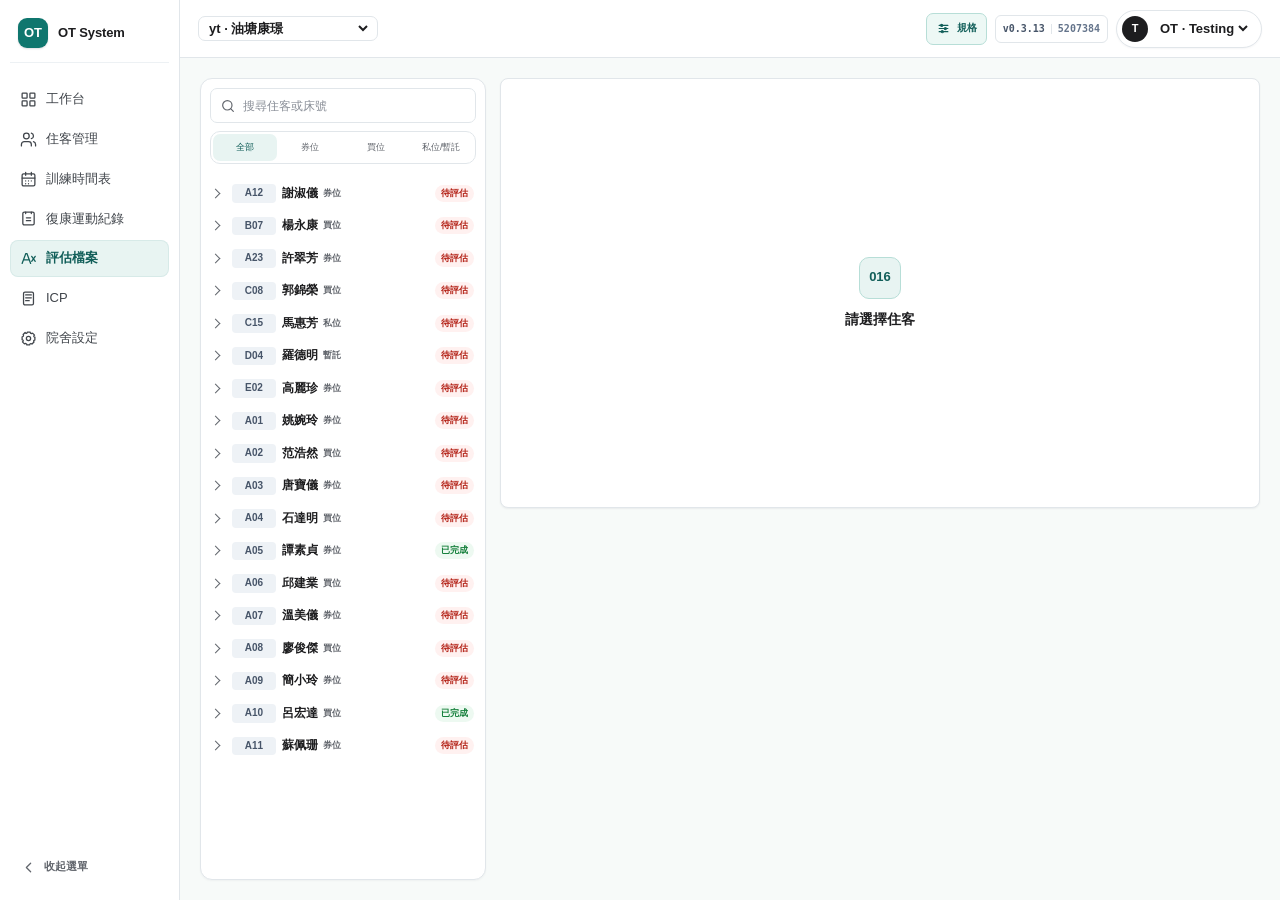
<file: assessment/paper-aligned.html>
<!doctype html>
<html lang="zh-Hant">
<head>
  <meta charset="utf-8">
  <meta name="viewport" content="width=device-width, initial-scale=1">
  <title>評估系統 UI Mock - Paper-aligned Hybrid</title>
  <script>
    if (new URLSearchParams(location.search).has("embed")) {
      document.documentElement.classList.add("embedded");
    }
  </script>
  <style>
    :root {
      --bg: #f3f6f7;
      --line: #d8e1e7;
      --strong-line: #94a3b8;
      --ink: #17202a;
      --muted: #64748b;
      --teal: #0f766e;
      --teal-dark: #115e59;
      --teal-soft: #e7f3f1;
      --green: #15803d;
      --green-soft: #f0fdf4;
      --amber: #b45309;
      --amber-soft: #fff7ed;
      --blue: #2563eb;
      --blue-soft: #eff6ff;
      --na: #4338ca;
      --na-soft: #eef2ff;
      --shadow: 0 1px 2px rgba(15, 23, 42, .06);
    }

    * { box-sizing: border-box; }
    body {
      margin: 0;
      background: var(--bg);
      color: var(--ink);
      font-family: "Microsoft JhengHei", "Noto Sans TC", Arial, sans-serif;
      font-size: 13px;
      line-height: 1.45;
    }
    button, input, select { font: inherit; }
    button { cursor: pointer; }

    .app {
      min-height: 100vh;
      display: grid;
      grid-template-columns: 220px minmax(0, 1fr);
    }
    .sidebar {
      background: #fff;
      border-right: 1px solid var(--line);
      padding: 16px 10px;
      display: flex;
      flex-direction: column;
      gap: 18px;
    }
    .brand {
      display: flex;
      align-items: center;
      gap: 10px;
      padding: 2px 8px 14px;
      border-bottom: 1px solid var(--line);
    }
    .brand-mark {
      width: 30px; height: 30px;
      border-radius: 7px;
      background: var(--teal);
      color: #fff;
      display: grid; place-items: center;
      font-weight: 800;
    }
    .brand-title { font-weight: 800; }
    .brand-sub { color: var(--muted); font-size: 11px; }
    .derived-note { margin-left: 6px; color: var(--muted); font-size: 9px; font-weight: 400; }
    .nav { display: grid; gap: 4px; }
    .nav button {
      width: 100%;
      border: 0;
      background: transparent;
      text-align: left;
      padding: 9px 10px;
      border-radius: 7px;
      color: #334155;
      display: flex;
      justify-content: space-between;
      gap: 10px;
    }
    .nav button:hover { background: #f1f5f9; }
    .nav button.active {
      background: var(--teal-soft);
      color: var(--teal-dark);
      font-weight: 800;
    }
    .nav small { color: var(--muted); font-size: 10px; }
    .sidebar-note {
      margin-top: auto;
      padding: 10px;
      border: 1px solid var(--line);
      border-radius: 8px;
      background: #fbfdfe;
      color: var(--muted);
    }

    .main {
      min-width: 0;
      display: grid;
      grid-template-rows: 58px minmax(0, 1fr);
    }
    .topbar {
      position: sticky;
      top: 0;
      z-index: 30;
      background: #fff;
      border-bottom: 1px solid var(--line);
      display: flex;
      align-items: center;
      justify-content: space-between;
      gap: 16px;
      padding: 0 18px;
    }
    .home-pill {
      min-width: 180px;
      border: 1px solid var(--line);
      border-radius: 7px;
      background: #fff;
      padding: 7px 10px;
      display: flex;
      justify-content: space-between;
      align-items: center;
      gap: 12px;
    }
    .user-pill {
      border: 1px solid var(--line);
      border-radius: 999px;
      background: #fff;
      padding: 5px 10px 5px 5px;
      display: flex;
      align-items: center;
      gap: 8px;
    }
    .avatar {
      width: 26px; height: 26px;
      border-radius: 999px;
      background: #17202a;
      color: #fff;
      display: grid; place-items: center;
      font-size: 11px;
      font-weight: 800;
    }
    .top-meta { color: var(--muted); }

    .content { padding: 18px; min-width: 0; }
    .screen-head {
      display: flex;
      justify-content: space-between;
      align-items: center;
      gap: 12px;
      margin-bottom: 14px;
    }
    h1 { margin: 0; font-size: 20px; line-height: 1.2; font-weight: 700; letter-spacing: 0; }
    .sub { color: var(--muted); margin-top: 4px; }
    .breadcrumbs { color: var(--muted); font-size: 12px; }
    .breadcrumbs button { border: 0; background: transparent; color: var(--teal-dark); padding: 0; font-weight: 800; }
    .actions { display: flex; align-items: center; gap: 8px; flex-wrap: wrap; }
    .btn {
      border: 1px solid var(--line);
      border-radius: 7px;
      background: #fff;
      color: var(--ink);
      padding: 7px 11px;
      font-weight: 700;
      box-shadow: var(--shadow);
    }
    .btn:hover { background: #f8fafc; }
    .btn-primary {
      background: var(--teal);
      border-color: var(--teal);
      color: #fff;
    }
    .btn-primary:hover { background: var(--teal-dark); }
    .chip {
      display: inline-flex;
      align-items: center;
      border-radius: 999px;
      border: 1px solid var(--line);
      padding: 3px 8px;
      background: #fff;
      color: #334155;
      font-size: 11px;
      font-weight: 700;
      white-space: nowrap;
    }
    .chip-green { background: var(--green-soft); border-color: #bbf7d0; color: var(--green); }
    .chip-amber { background: var(--amber-soft); border-color: #fed7aa; color: var(--amber); }
    .chip-blue { background: var(--blue-soft); border-color: #bfdbfe; color: var(--blue); }
    .chip-teal { background: var(--teal-soft); border-color: #b7ded7; color: var(--teal-dark); }
    .chip-na { background: var(--na-soft); border-color: #c7d2fe; color: var(--na); }

    .layout { display: grid; grid-template-columns: minmax(0, 1fr); gap: 8px; align-items: start; }
    .section-nav {
      position: sticky;
      top: 0;
      z-index: 15;
      border: 1px solid var(--line);
      border-radius: 8px;
      background: #fff;
      padding: 5px;
      display: flex;
      flex-wrap: wrap;
      justify-content: flex-start;
      gap: 4px;
      overflow: hidden;
      box-shadow: none;
    }
    .section-nav button {
      width: auto;
      min-width: 76px;
      border: 0;
      border-radius: 6px;
      background: transparent;
      text-align: center;
      padding: 7px 6px;
      color: #475569;
      font-size: 11px;
      font-weight: 700;
      white-space: nowrap;
      overflow: hidden;
      text-overflow: ellipsis;
    }
    .section-nav button.active { background: var(--teal-soft); color: var(--teal-dark); }
    .section-nav button:hover { background: #f1f5f9; }

    .paper {
      background: #fff;
      border: 1px solid #cbd5e1;
      border-radius: 8px;
      box-shadow: 0 2px 8px rgba(15, 23, 42, .08);
      overflow: hidden;
    }
    .section { border-bottom: 1px solid var(--line); scroll-margin-top: 70px; }
    .section:last-of-type { border-bottom: 0; }
    .section-head {
      min-height: 38px;
      display: grid;
      grid-template-columns: minmax(0, 1fr) auto auto;
      align-items: center;
      gap: 16px;
      padding: 8px 14px;
      border-bottom: 1px solid var(--strong-line);
      background: #f8fafc;
      font-size: 13px;
      font-weight: 800;
    }
    .sign { display: flex; align-items: center; gap: 14px; color: #334155; font-weight: 600; }
    .sign label { display: flex; align-items: center; gap: 4px; font-weight: 600; }
    .signline { border-bottom: 1px solid #64748b; min-width: 74px; display: inline-block; height: 16px; }
    .status { color: var(--muted); font-weight: 700; }
    .section-body { padding: 10px 12px; overflow-x: auto; }

    .grid {
      display: grid;
      gap: 8px 12px;
      align-items: stretch;
    }
    .g5 { grid-template-columns: repeat(5, minmax(0, 1fr)); min-width: 760px; }
    .g4 { grid-template-columns: repeat(4, minmax(0, 1fr)); min-width: 620px; }
    .g3 { grid-template-columns: repeat(3, minmax(0, 1fr)); min-width: 480px; }
    .g2 { grid-template-columns: repeat(2, minmax(0, 1fr)); }
    .span2 { grid-column: span 2; }
    .span3 { grid-column: span 3; }
    .span4 { grid-column: span 4; }
    .span5 { grid-column: span 5; }

    .box {
      border: 1px solid #e9edf1;
      border-radius: 4px;
      padding: 7px 9px;
      min-width: 0;
      background: #fff;
    }
    .box:has(.field) {
      border: 1px solid #ecf0f3;
      padding: 8px 10px;
    }
    .box-title {
      color: #111;
      font-weight: 800;
      font-size: 11px;
      margin-bottom: 6px;
      display: flex;
      align-items: center;
      justify-content: space-between;
      gap: 8px;
      min-height: 20px;
    }
    .field {
      border: 0;
      border-bottom: 1px solid #94a3b8;
      border-radius: 0;
      background: transparent;
      padding: 5px 0 3px;
      min-height: 27px;
      display: flex;
      align-items: center;
      gap: 6px;
      color: #334155;
      font-size: 12px;
      min-width: 0;
    }
    input[type="text"], input[type="date"], input[type="number"] {
      border: 0;
      outline: 0;
      background: transparent;
      min-width: 0;
      flex: 1;
      color: var(--ink);
    }
    input[type="checkbox"], input[type="radio"] { accent-color: var(--teal); width: 13px; height: 13px; margin: 0; }
    .opt {
      display: flex;
      align-items: center;
      gap: 6px;
      min-height: 24px;
      color: #24303d;
      font-size: 12px;
      min-width: 0;
    }
    .opt span { min-width: 0; overflow-wrap: anywhere; }
    .opt-inline { display: flex; align-items: center; gap: 6px; flex-wrap: wrap; color: #24303d; }
    .total {
      display: flex;
      align-items: center;
      justify-content: flex-end;
      gap: 8px;
      border: 1px solid #dfe7ed;
      border-radius: 4px;
      padding: 8px 9px;
      background: #f8fafc;
      font-weight: 800;
    }
    .total input { max-width: 42px; text-align: right; font-weight: 800; }
    .muted { color: var(--muted); }
    .hint { color: var(--muted); font-size: 11px; margin-top: 5px; }
    .wide-note {
      border: 0;
      border-radius: 4px;
      padding: 6px 8px;
      color: #24303d;
      display: flex;
      align-items: center;
      gap: 6px;
    }
    .moca-summary {
      border: 1px solid #e9edf1;
      border-radius: 6px;
      background: #fff;
      padding: 9px 10px;
      display: grid;
      grid-template-columns: 70px 70px minmax(0, 1fr) auto;
      align-items: center;
      gap: 12px;
      margin-top: 8px;
    }
    .moca-summary strong { font-size: 15px; }

    .form-actions {
      margin-top: 12px;
      padding: 12px;
      border: 1px solid var(--line);
      border-radius: 8px;
      background: #fff;
      box-shadow: 0 4px 14px rgba(15, 23, 42, .08);
      display: flex;
      justify-content: space-between;
      align-items: center;
      gap: 12px;
    }
    .toolbar-note {
      margin: 0 0 12px;
      border: 1px solid #e9edf1;
      border-radius: 8px;
      background: #fff;
      color: #64748b;
      padding: 9px 11px;
    }

    .cross {
      position: relative;
      height: 58px;
      border: 1px solid #94a3b8;
      background: #fff;
      padding: 0;
    }

    .cross::before,
    .cross::after {
      content: "";
      position: absolute;
      background: #94a3b8;
    }

    .cross::before { left: 50%; top: 0; bottom: 0; width: 1px; }
    .cross::after { top: 50%; left: 0; right: 0; height: 1px; }

    .cell {
      position: absolute;
      top: 0;
      width: 50%;
      height: 50%;
      padding: 4px 8px;
      border: 0;
      border-bottom: 1px solid #94a3b8;
      border-radius: 0;
      background: transparent;
      display: flex;
      align-items: center;
      gap: 6px;
      color: #334155;
      min-width: 0;
    }
    .cell input { width: 100%; }
    .cell:nth-child(1) { left: 0; }
    .cell:nth-child(2) { left: 50%; }
    .cell:nth-child(3) { top: 50%; left: 0; border-bottom: 0; }
    .cell:nth-child(4) { top: 50%; left: 50%; border-bottom: 0; }
    .cross-labels {
      display: grid;
      grid-template-columns: repeat(2, minmax(0,1fr));
      gap: 8px;
      margin-top: 6px;
      color: #111827;
      font-weight: 700;
      text-align: center;
    }

    .cross-labels {
      display: grid;
      grid-template-columns: repeat(2, minmax(0,1fr));
      gap: 8px;
      margin-top: 6px;
      color: #111827;
      font-weight: 700;
      text-align: center;
    }

    .assessment-content {
      padding: 14px;
      height: 100%;
      min-height: 0;
      overflow: hidden;
    }
    .assessment-page-head { margin-bottom: 12px; }
    .assessment-shell {
      display: grid;
      grid-template-columns: 286px minmax(0, 1fr);
      grid-template-rows: minmax(0, 1fr);
      gap: 12px;
      align-items: stretch;
      height: 100%;
      min-height: 0;
    }
    .assessment-explorer {
      position: static;
      height: 100%;
      min-height: 0;
      max-height: none;
      border: 1px solid var(--line);
      border-radius: 8px;
      background: #fff;
      box-shadow: var(--shadow);
      display: flex;
      flex-direction: column;
      overflow: hidden;
    }
    .explorer-toolbar {
      margin: 9px 9px 0;
      display: block;
    }
    .assessment-shell.explorer-hidden {
      grid-template-columns: minmax(0, 1fr);
      grid-template-rows: minmax(0, 1fr);
    }
    .assessment-shell.explorer-hidden > .assessment-explorer {
      display: none;
    }
    .explorer-search {
      margin: 0;
      min-height: 34px;
      border: 1px solid var(--line);
      border-radius: 6px;
      background: #fff;
      display: flex;
      align-items: center;
      gap: 6px;
      padding: 0 8px;
    }
    .explorer-search span { color: var(--muted); font-size: 14px; }
    .explorer-search input {
      flex: 1;
      min-width: 0;
      border: 0;
      outline: 0;
      background: transparent;
      color: var(--ink);
      font-size: 11px;
    }
    .explorer-filters {
      display: flex;
      gap: 2px;
      margin: 8px 9px;
      padding: 2px;
      border: 1px solid var(--line);
      border-bottom: 1px solid var(--line);
      border-radius: 6px;
      background: #f8fafc;
    }
    .explorer-filters button {
      min-width: 0;
      flex: 1;
      border: 0;
      border-radius: 4px;
      background: transparent;
      color: var(--muted);
      min-height: 27px;
      padding: 4px 3px;
      font-size: 9px;
      font-weight: 800;
      white-space: nowrap;
    }
    .explorer-filters button.active {
      background: #fff;
      color: var(--teal-dark);
      box-shadow: var(--shadow);
    }
    .resident-tree {
      flex: 1 1 auto;
      min-height: 0;
      overflow: auto;
      padding: 5px;
    }
    .resident-node {
      width: 100%;
      border: 0;
      border-radius: 6px;
      background: transparent;
      color: var(--ink);
      padding: 7px 6px;
      display: grid;
      grid-template-columns: 14px 44px minmax(0, 1fr) auto;
      align-items: center;
      gap: 6px;
      text-align: left;
    }
    .resident-node:hover { background: #f8fafc; }
    .resident-node.selected { background: var(--teal-soft); }
    .resident-chevron {
      color: var(--muted);
      font-size: 12px;
      transition: transform .12s ease;
    }
    .resident-node.expanded .resident-chevron { transform: rotate(90deg); }
    .resident-bed {
      border-radius: 4px;
      background: #eef2f6;
      color: #475569;
      padding: 2px 4px;
      text-align: center;
      font-size: 10px;
      font-weight: 900;
    }
    .resident-node-copy { min-width: 0; }
    .resident-node-name-row {
      display: flex;
      align-items: center;
      gap: 5px;
      min-width: 0;
    }
    .resident-node-name {
      display: block;
      font-size: 12px;
      font-weight: 800;
      white-space: nowrap;
      overflow: hidden;
      text-overflow: ellipsis;
    }
    .resident-node-meta {
      display: block;
      margin-top: 1px;
      color: var(--muted);
      font-size: 9px;
    }
    .resident-node-place {
      color: var(--muted);
      font-size: 9px;
      font-weight: 700;
      white-space: nowrap;
    }
    .tree-status {
      border-radius: 999px;
      padding: 2px 6px;
      font-size: 9px;
      font-weight: 800;
      white-space: nowrap;
    }
    .tree-status.draft { background: var(--amber-soft); color: var(--amber); }
    .tree-status.due { background: var(--red-soft); color: var(--red); }
    .tree-status.review { background: var(--blue-soft); color: var(--blue); }
    .tree-status.done { background: var(--green-soft); color: var(--green); }
    .record-branch {
      margin: 0 0 4px 24px;
      padding-left: 8px;
      border-left: 1px solid var(--line);
      display: grid;
      gap: 2px;
    }
    .explorer-record {
      width: 100%;
      border: 0;
      border-radius: 5px;
      background: transparent;
      color: var(--ink);
      padding: 6px 7px;
      display: grid;
      grid-template-columns: minmax(0, 1fr) auto;
      gap: 2px 6px;
      text-align: left;
    }
    .explorer-record:hover { background: #f8fafc; }
    .explorer-record.active { background: #edf7f5; }
    .explorer-record-date { font-size: 10px; font-weight: 800; }
    .explorer-record-type { color: var(--muted); font-size: 9px; }
    .explorer-record .record-dot {
      grid-row: 1 / 3;
      grid-column: 2;
      align-self: center;
      width: 7px;
      height: 7px;
      border-radius: 50%;
      background: var(--muted);
    }
    .explorer-record .record-dot.draft { background: var(--amber); }
    .explorer-record .record-dot.completed { background: var(--green); }
    .explorer-record .record-dot.review { background: var(--blue); }
    .explorer-empty {
      padding: 18px 10px;
      color: var(--muted);
      text-align: center;
      font-size: 11px;
    }

    .assessment-workspace {
      min-width: 0;
      min-height: 0;
      height: auto;
      overflow: visible;
      display: block;
    }
    .assessment-workspace:has(> #record-view:not([hidden])) {
      height: 100%;
      overflow: hidden;
      display: flex;
      flex-direction: column;
    }
    .workspace-empty {
      min-height: 430px;
      border: 1px solid var(--line);
      border-radius: 8px;
      background: #fff;
      box-shadow: var(--shadow);
      display: grid;
      place-items: center;
      padding: 24px;
      text-align: center;
    }
    .workspace-empty[hidden],
    .resident-overview[hidden],
    .record-view[hidden] { display: none !important; }
    .workspace-empty-mark {
      width: 42px;
      height: 42px;
      margin: 0 auto 10px;
      border: 1px solid #b7ded7;
      border-radius: 10px;
      background: var(--teal-soft);
      color: var(--teal-dark);
      display: grid;
      place-items: center;
      font-weight: 900;
    }
    .workspace-empty strong { display: block; font-size: 14px; }
    .workspace-empty span { color: var(--muted); font-size: 11px; }
    .resident-overview {
      display: grid;
      gap: 10px;
    }
    .resident-overview-head {
      min-height: 72px;
      border: 1px solid var(--line);
      border-radius: 8px;
      background: #fff;
      box-shadow: var(--shadow);
      padding: 12px 14px;
      display: flex;
      justify-content: space-between;
      align-items: center;
      gap: 14px;
    }
    .resident-overview-head h2 { margin: 1px 0 4px; font-size: 18px; }
    .resident-facts { display: flex; align-items: center; gap: 7px; color: var(--muted); font-size: 11px; }
    .history-panel {
      border: 1px solid var(--line);
      border-radius: 8px;
      background: #fff;
      box-shadow: var(--shadow);
      overflow: hidden;
    }
    .history-head {
      min-height: 42px;
      padding: 8px 12px;
      border-bottom: 1px solid var(--line);
      background: #f8fafc;
      display: flex;
      align-items: center;
      justify-content: space-between;
      gap: 10px;
    }
    .history-head span { color: var(--muted); font-size: 10px; }
    .history-title {
      min-width: 0;
      display: flex;
      align-items: center;
      gap: 7px;
    }
    .history-filters {
      display: inline-flex;
      gap: 2px;
      padding: 2px;
      border: 1px solid var(--line);
      border-radius: 6px;
      background: #f8fafc;
      flex: 0 0 auto;
    }
    .history-filters button {
      min-height: 25px;
      border: 0;
      border-radius: 4px;
      background: transparent;
      color: var(--muted);
      padding: 3px 8px;
      font-size: 10px;
      font-weight: 800;
    }
    .history-filters button.active {
      background: #fff;
      color: var(--teal-dark);
      box-shadow: var(--shadow);
    }
    .history-table { width: 100%; border-collapse: collapse; }
    .history-table th,
    .history-table td {
      border-bottom: 1px solid var(--line);
      padding: 8px 10px;
      text-align: left;
      font-size: 11px;
    }
    .history-table th {
      color: var(--muted);
      background: #fcfdfe;
      font-size: 9px;
      font-weight: 800;
    }
    .history-table tr:last-child td { border-bottom: 0; }
    .history-table tbody tr { cursor: pointer; }
    .history-table tbody tr:hover { background: #f8fafc; }
    .record-void-action {
      min-height: 25px;
      padding: 3px 7px;
      color: var(--red);
      font-size: 10px;
    }
    .record-view .screen-head {
      position: sticky;
      top: 0;
      z-index: 30;
      margin-bottom: 10px;
      border: 1px solid var(--line);
      border-radius: 8px;
      background: #fff;
      padding: 8px 10px;
      box-shadow: 0 3px 12px rgba(15, 23, 42, .08);
    }
    .record-view {
      flex: 1 1 auto;
      min-height: 0;
      overflow: hidden;
      display: flex;
      flex-direction: column;
    }
    .record-view > .screen-head,
    .record-view > .session-context { flex: 0 0 auto; }
    .record-view > .layout {
      flex: 1 1 auto;
      min-height: 0;
      overflow: auto;
      overscroll-behavior: contain;
    }
    .assessment-fullscreen-toggle {
      width: 34px;
      min-width: 34px;
      padding: 0;
      display: grid;
      place-items: center;
    }
    .assessment-fullscreen-toggle svg {
      width: 16px;
      height: 16px;
      fill: none;
      stroke: currentColor;
      stroke-width: 1.8;
      stroke-linecap: round;
      stroke-linejoin: round;
    }
    .assessment-shell.session-mode .record-view .screen-head { display: none; }
    .record-view.readonly .paper input { pointer-events: none; }
    .record-view.readonly .paper select,
    .record-view.readonly .paper textarea,
    .record-view.readonly .paper label { pointer-events: none; }
    .assessment-shell.session-mode {
      grid-template-columns: minmax(0, 1fr);
      grid-template-rows: minmax(0, 1fr);
    }
    .assessment-shell.session-mode .assessment-explorer,
    .assessment-shell.session-mode #workspace-empty,
    .assessment-shell.session-mode #resident-overview { display: none !important; }
    .session-context {
      margin-bottom: 10px;
      border: 1px solid var(--line);
      border-radius: 8px;
      background: #fff;
      box-shadow: none;
      overflow: hidden;
    }
    .session-context[hidden] { display: none; }
    .session-context-head {
      min-height: 68px;
      padding: 9px 12px;
      display: flex;
      justify-content: space-between;
      align-items: center;
      gap: 14px;
    }
    .session-summary {
      min-width: 0;
      display: flex;
      align-items: center;
      gap: 14px;
      flex-wrap: wrap;
    }
    .session-identity {
      min-width: 0;
      display: grid;
      grid-template-columns: auto auto;
      align-items: center;
      justify-content: start;
      gap: 3px 7px;
    }
    .session-context h2 {
      grid-column: 1 / -1;
      margin: 0;
      font-size: 17px;
      line-height: 1.2;
      letter-spacing: 0;
    }
    .session-type {
      display: inline-flex;
      border-radius: 999px;
      background: var(--teal-soft);
      color: var(--teal-dark);
      padding: 3px 8px;
      font-size: 10px;
      font-weight: 900;
    }
    .session-record-id {
      color: var(--muted);
      font-family: "Cascadia Mono", Consolas, monospace;
      font-size: 10px;
      white-space: nowrap;
    }
    .session-actions {
      display: flex;
      align-items: center;
      justify-content: flex-end;
      gap: 6px;
      flex-wrap: wrap;
    }
    .session-actions .btn { box-shadow: none; white-space: nowrap; }
    .session-role-actions { display: flex; align-items: center; gap: 5px; flex-wrap: wrap; }
    .session-role-button {
      min-height: 30px;
      border: 1px solid var(--line);
      border-radius: 6px;
      background: #fff;
      color: #475569;
      padding: 4px 8px;
      font-size: 10px;
      font-weight: 800;
      white-space: nowrap;
    }
    .session-role-button.done {
      border-color: #bbf7d0;
      background: var(--green-soft);
      color: var(--green);
    }
    .session-notice {
      padding: 7px 13px;
      border-top: 1px solid #fed7aa;
      background: var(--amber-soft);
      color: var(--amber);
      font-size: 10px;
    }
    .session-notice[hidden] { display: none; }
    .assessment-toast {
      position: fixed;
      right: 18px;
      bottom: 18px;
      z-index: 100;
      max-width: min(360px, calc(100vw - 36px));
      border-radius: 7px;
      background: #17202a;
      color: #fff;
      padding: 9px 12px;
      opacity: 0;
      transform: translateY(10px);
      pointer-events: none;
      transition: opacity .16s ease, transform .16s ease;
    }
    .assessment-toast.show { opacity: 1; transform: translateY(0); }

    .paper {
      display: grid;
      gap: 12px;
      border: 0;
      background: transparent;
      box-shadow: none;
      overflow: visible;
    }
    .section {
      --section-accent: #64748b;
      --section-soft: #f8fafc;
      border: 1px solid var(--line);
      border-left: 4px solid var(--section-accent);
      border-radius: 8px;
      background: #fff;
      box-shadow: var(--shadow);
      overflow: hidden;
    }
    .section--context { --section-accent: #64748b; --section-soft: #f8fafc; }
    .section--history { --section-accent: #7c3aed; --section-soft: #f8f7ff; }
    .section--cognition { --section-accent: #2563eb; --section-soft: #f5f8ff; }
    .section--sensation { --section-accent: #0f766e; --section-soft: #f3fbf9; }
    .section--motor { --section-accent: #15803d; --section-soft: #f5fbf6; }
    .section--mobility { --section-accent: #b45309; --section-soft: #fff9ef; }
    .section--mbi { --section-accent: #c2410c; --section-soft: #fff7f2; }
    .section--problem { --section-accent: #be123c; --section-soft: #fff5f7; }
    .section--plan { --section-accent: #115e59; --section-soft: #f2fbf9; }
    .section--assessor { --section-accent: #334155; --section-soft: #f8fafc; }
    .section-head {
      min-height: 48px;
      padding: 9px 12px;
      border-bottom: 1px solid var(--line);
      background: var(--section-soft);
      grid-template-columns: minmax(0, 1fr) auto;
      gap: 10px;
    }
    .section-title { display: flex; align-items: center; gap: 9px; min-width: 0; }
    .section-number {
      min-width: 25px;
      height: 25px;
      border-radius: 5px;
      background: var(--section-accent);
      color: #fff;
      display: grid;
      place-items: center;
      font-family: "Cascadia Mono", Consolas, monospace;
      font-size: 10px;
      font-weight: 900;
    }
    .section-title h2 { margin: 0; font-size: 13px; line-height: 1.25; }
    .section-meta { display: flex; align-items: center; gap: 7px; }
    .role-tag {
      border: 1px solid #cbd5e1;
      border-radius: 999px;
      background: #fff;
      color: #475569;
      padding: 2px 7px;
      font-size: 9px;
      font-weight: 800;
    }
    .section-body {
      padding: 12px;
      overflow: visible;
      display: grid;
      gap: 10px;
    }
    .context-grid,
    .field-columns {
      display: grid;
      grid-template-columns: repeat(2, minmax(0, 1fr));
      gap: 10px 18px;
    }
    .context-field,
    .clinical-field {
      min-width: 0;
      display: grid;
      gap: 4px;
      padding: 6px 0;
      border-bottom: 1px solid #edf1f4;
    }
    .context-field:last-child,
    .clinical-field:last-child { border-bottom: 0; }
    .context-field label,
    .field-label {
      color: #64748b;
      font-size: 9px;
      font-weight: 800;
      letter-spacing: .02em;
    }
    .quiet-input,
    .quiet-select {
      width: 100%;
      min-width: 0;
      border: 0;
      border-radius: 5px;
      background: #f8fafc;
      color: var(--ink);
      padding: 7px 8px;
      font-size: 12px;
    }
    select.quiet-input,
    select.quiet-select { appearance: auto; }
    .quiet-input:hover,
    .quiet-select:hover { background: #f1f5f9; }
    .quiet-input:focus,
    .quiet-select:focus {
      outline: 2px solid #99d8cf;
      outline-offset: 1px;
      background: #fff;
    }
    .derived-choice { margin-top: 2px; }
    .choice-set { display: flex; align-items: center; gap: 5px; flex-wrap: wrap; }
    .choice {
      min-height: 29px;
      border: 1px solid #e2e8f0;
      border-radius: 6px;
      background: #fff;
      color: #334155;
      padding: 4px 7px;
      display: inline-flex;
      align-items: center;
      gap: 5px;
      font-size: 11px;
      font-weight: 600;
    }
    .choice:hover { border-color: #b8c7d2; background: #f8fafc; }
    .choice:has(input:checked) {
      border-color: var(--section-accent);
      background: var(--section-soft);
      color: var(--ink);
      font-weight: 800;
    }
    .choice input { flex: 0 0 auto; }
    .question {
      margin: 0;
      border: 0;
      border-bottom: 1px solid #edf1f4;
      padding: 7px 0;
      min-width: 0;
    }
    .question:last-child { border-bottom: 0; }
    .question legend {
      width: 100%;
      margin-bottom: 7px;
      padding: 0;
      color: #334155;
      font-size: 11px;
      font-weight: 800;
    }
    .question .hint { margin-top: 5px; }
    .inline-note {
      width: 100%;
      border: 0;
      border-radius: 5px;
      background: #f8fafc;
      padding: 7px 8px;
      resize: vertical;
      min-height: 38px;
      color: var(--ink);
    }
    .measure-panel {
      border: 1px solid #e2e8f0;
      border-radius: 7px;
      background: #fbfcfd;
      padding: 9px;
      display: grid;
      gap: 9px;
    }
    .measure-panel-head {
      display: flex;
      align-items: center;
      justify-content: space-between;
      gap: 8px;
    }
    .measure-panel-head strong { font-size: 12px; }
    .score-badge {
      border-radius: 999px;
      background: #fff;
      border: 1px solid var(--line);
      padding: 3px 8px;
      font-family: "Cascadia Mono", Consolas, monospace;
      font-size: 10px;
      font-weight: 900;
    }
    .moca-grid {
      display: grid;
      grid-template-columns: minmax(140px, .7fr) minmax(90px, .3fr) minmax(100px, .35fr);
      gap: 8px;
      align-items: end;
    }
    .moca-auto-grid {
      display: grid;
      grid-template-columns: repeat(4, minmax(0, 1fr));
      gap: 8px;
    }
    .moca-auto-item {
      border-radius: 6px;
      background: #f8fafc;
      padding: 8px 9px;
      display: grid;
      gap: 2px;
    }
    .moca-auto-item span { color: var(--muted); font-size: 9px; font-weight: 800; }
    .moca-auto-item strong { font-size: 13px; }
    .number-field {
      display: grid;
      grid-template-columns: minmax(0, 1fr) auto;
      align-items: center;
      border-radius: 5px;
      background: #f8fafc;
      padding-right: 8px;
    }
    .number-field .quiet-input { background: transparent; }
    .number-unit { color: var(--muted); font-size: 10px; }
    .data-table {
      width: 100%;
      border-collapse: collapse;
      min-width: 620px;
      font-size: 11px;
    }
    .data-table th {
      background: var(--section-soft);
      color: #475569;
      font-size: 9px;
      font-weight: 800;
      text-align: left;
    }
    .data-table th,
    .data-table td {
      padding: 6px 7px;
      border-bottom: 1px solid #edf1f4;
    }
    .data-table tr:last-child td { border-bottom: 0; }
    .data-table input,
    .data-table select {
      width: 100%;
      min-width: 72px;
      border: 0;
      border-radius: 4px;
      background: #f8fafc;
      padding: 5px 6px;
      color: var(--ink);
      font-size: 11px;
    }
    .table-scroll { overflow-x: auto; }
    .measure-row {
      margin: 0;
      border: 0;
      border-bottom: 1px solid #edf1f4;
      padding: 8px 0;
      display: grid;
      grid-template-columns: minmax(145px, .6fr) minmax(0, 1.4fr);
      gap: 8px 14px;
      align-items: start;
    }
    .motion-matrices {
      display: grid;
      grid-template-columns: repeat(auto-fit, minmax(190px, 1fr));
      gap: 10px;
    }
    .motion-card {
      min-width: 0;
      border: 1px solid #e2e8f0;
      border-radius: 7px;
      background: #fbfcfd;
      padding: 9px;
    }
    .motion-card h3 {
      margin: 0 0 8px;
      color: #334155;
      font-size: 11px;
    }
    .motion-axes {
      width: min(100%, 280px);
      margin-inline: auto;
      display: grid;
      grid-template-columns: 25px minmax(0, 1fr);
      gap: 3px;
    }
    .motion-axis-labels {
      grid-column: 2;
      display: grid;
      grid-template-columns: repeat(2, minmax(0, 1fr));
      gap: 3px;
    }
    .motion-axis-labels span,
    .motion-row-labels span {
      color: var(--muted);
      font-size: 8px;
      font-weight: 800;
      text-align: center;
    }
    .motion-row-labels {
      display: grid;
      grid-template-rows: repeat(2, minmax(0, 1fr));
      gap: 3px;
      align-items: center;
    }
    .motion-grid {
      display: grid;
      grid-template-columns: repeat(2, minmax(0, 1fr));
      grid-template-rows: repeat(2, minmax(0, 1fr));
      gap: 3px;
      aspect-ratio: 1 / 1;
      min-width: 0;
    }
    .motion-grid input {
      width: 100%;
      height: 100%;
      min-width: 0;
      border: 1px solid #e2e8f0;
      border-radius: 4px;
      background: #fff;
      color: var(--ink);
      padding: 5px;
      text-align: center;
      font-size: 11px;
    }
    .motion-grid input:focus {
      outline: 2px solid #86c9bd;
      outline-offset: 1px;
    }
    .motor-details-grid {
      grid-template-columns: repeat(auto-fit, minmax(320px, 1fr));
    }
    .motor-details-grid .table-scroll { min-width: 0; }
    .motor-details-grid .data-table { min-width: 320px; }
    #mob .section-body {
      grid-template-columns: repeat(3, minmax(0, 1fr));
      gap: 8px;
    }
    #mbi .section-body {
      grid-template-columns: repeat(4, minmax(0, 1fr));
      gap: 8px;
    }
    #mob .measure-row,
    #mbi .measure-row {
      border: 1px solid #e2e8f0;
      border-radius: 7px;
      background: #fbfcfd;
      padding: 8px;
      grid-template-columns: minmax(0, 1fr);
      gap: 7px;
    }
    #mob .measure-row legend,
    #mbi .measure-row legend { min-height: 30px; }
    #mob .score-options,
    #mbi .score-options {
      display: grid;
      grid-template-columns: minmax(0, 1fr);
      gap: 4px;
    }
    #mob .score-choice,
    #mbi .score-choice { width: 100%; justify-content: flex-start; }
    .paired-transfer {
      grid-template-columns: minmax(0, 1fr);
    }
    .transfer-head,
    .transfer-row {
      display: grid;
      grid-template-columns: 64px minmax(0, 1fr) 64px;
      gap: 5px;
      align-items: center;
    }
    .transfer-head {
      color: #475569;
      font-size: 9px;
      font-weight: 900;
      text-align: center;
    }
    .transfer-row + .transfer-row { margin-top: 4px; }
    .transfer-row .score-choice { justify-content: center; }
    .transfer-row .score-choice .points { margin-left: 4px; }
    .transfer-description {
      color: #334155;
      font-size: 10px;
      font-weight: 700;
      text-align: center;
    }
    .visually-hidden {
      position: absolute !important;
      width: 1px !important;
      height: 1px !important;
      padding: 0 !important;
      margin: -1px !important;
      overflow: hidden !important;
      clip: rect(0, 0, 0, 0) !important;
      white-space: nowrap !important;
      border: 0 !important;
    }
    #mob .clinical-field,
    #mbi .clinical-field {
      border: 1px solid #e2e8f0;
      border-radius: 7px;
      background: #fbfcfd;
      padding: 8px;
    }
    #mob .score-footer,
    #mbi .score-footer { grid-column: 1 / -1; }
    #mbi .measure-group-title { display: none; }
    .measure-row:last-child { border-bottom: 0; }
    .measure-row legend {
      padding: 1px 0 0;
      color: #334155;
      font-size: 11px;
      font-weight: 800;
      line-height: 1.35;
    }
    .score-options { display: flex; flex-wrap: wrap; gap: 4px; }
    .score-choice {
      border: 1px solid #e2e8f0;
      border-radius: 5px;
      background: #fff;
      padding: 4px 6px;
      min-width: 120px;
      flex: 1 1 140px;
      display: inline-flex;
      align-items: center;
      gap: 5px;
      color: #334155;
      font-size: 10px;
      line-height: 1.3;
    }
    .score-choice:has(input:checked) {
      border-color: var(--section-accent);
      background: var(--section-soft);
      color: var(--ink);
      font-weight: 700;
    }
    .score-choice:has(input:disabled) {
      cursor: not-allowed;
      opacity: .48;
    }
    .score-subgroup { display: grid; gap: 5px; }
    .score-subgroup h4 {
      margin: 0;
      color: #475569;
      font-size: 9px;
      font-weight: 900;
    }
    .score-subgroup + .score-subgroup {
      margin-top: 4px;
      padding-top: 7px;
      border-top: 1px dashed #e2e8f0;
    }
    .score-subgroup .hint { margin: 0; font-size: 9px; }
    .points {
      margin-left: auto;
      min-width: 18px;
      border-radius: 4px;
      background: #f1f5f9;
      color: #475569;
      padding: 1px 4px;
      text-align: center;
      font-family: "Cascadia Mono", Consolas, monospace;
      font-size: 8px;
      font-weight: 900;
    }
    .score-choice:has(input:checked) .points {
      background: var(--section-accent);
      color: #fff;
    }
    .measure-group-title {
      margin: 3px 0 -2px;
      color: var(--section-accent);
      font-size: 10px;
      font-weight: 900;
      letter-spacing: .04em;
    }
    .score-footer {
      display: flex;
      align-items: center;
      justify-content: flex-end;
      gap: 8px;
      border-radius: 6px;
      background: var(--section-soft);
      padding: 8px 10px;
      color: #475569;
      font-size: 11px;
      font-weight: 800;
    }
    .score-footer strong {
      color: var(--section-accent);
      font-family: "Cascadia Mono", Consolas, monospace;
      font-size: 15px;
    }
    .tag-groups { display: grid; gap: 10px; }
    .tag-group { display: grid; gap: 6px; }
    .tag-group > strong {
      color: #475569;
      font-size: 10px;
      font-weight: 800;
    }
    .assessor-grid {
      display: grid;
      grid-template-columns: repeat(2, minmax(0, 1fr));
      gap: 10px;
    }
    .assessor-card {
      border: 1px solid #e2e8f0;
      border-radius: 7px;
      padding: 10px;
      display: grid;
      gap: 7px;
    }
    .assessor-card h3 { margin: 0; font-size: 12px; }
    .assessor-field { display: grid; gap: 3px; }
    .assessor-field label { color: var(--muted); font-size: 9px; font-weight: 800; }
    .assessor-card .session-role-button { justify-self: start; }
    .assessor-signoff {
      display: grid;
      grid-template-columns: minmax(0, 1fr) minmax(240px, .75fr);
      align-items: center;
      gap: 24px;
      min-height: 46px;
    }
    .assessor-person { display: flex; align-items: baseline; gap: 8px; min-width: 0; }
    .assessor-person strong { font-size: 14px; }
    .assessor-person span { color: var(--muted); font-size: 11px; font-weight: 800; }
    .signature-line {
      display: flex;
      align-items: baseline;
      gap: 7px;
      color: #334155;
      font-size: 11px;
      font-weight: 700;
    }
    .signature-line span {
      flex: 1;
      min-width: 120px;
      border-bottom: 1px solid #64748b;
      transform: translateY(3px);
    }
    .contributor-wrap { margin-top: 10px; }
    .contributor-wrap h3 { font-size: 11px; margin: 0 0 4px; }
    .contributor-list {

      display: grid;
      gap: 4px;
      color: var(--muted);
      font-size: 10px;
    }
    .contributor-list strong { color: var(--ink); font-size: 11px; }

    html.embedded .sidebar,
    html.embedded .topbar { display: none; }
    html.embedded .app { display: block; }
    html.embedded .main { display: block; }
    html.embedded .content { padding: 12px; }
    html.embedded .section-nav { top: 0; }

    @media (max-width: 1180px) {
      .app { grid-template-columns: 72px minmax(0, 1fr); }
      .brand-title, .brand-sub, .nav small, .sidebar-note { display: none; }
      .assessment-shell { grid-template-columns: 250px minmax(0, 1fr); }
      .section-nav { position: sticky; top: 0; }
      .topbar { padding: 0 12px; }
      .screen-head, .form-actions { align-items: flex-start; flex-direction: column; }
      .content { padding: 12px; }
    }
    @media (max-width: 900px) {
      .assessment-shell {
        grid-template-columns: minmax(0, 1fr);
        grid-template-rows: minmax(180px, 40%) minmax(0, 1fr);
      }
      .assessment-explorer {
        height: 100%;
        max-height: none;
      }
      .section-nav {
        display: grid;
        grid-template-columns: repeat(3, minmax(0, 1fr));
      }
      .section-nav button { width: 100%; min-width: 0; }
      .session-context-head { align-items: flex-start; flex-direction: column; }
      .session-actions { justify-content: flex-start; }
      .resident-overview-head { align-items: flex-start; flex-direction: column; }
      #mob .section-body,
      #mbi .section-body { grid-template-columns: repeat(2, minmax(0, 1fr)); }
      .moca-auto-grid { grid-template-columns: repeat(2, minmax(0, 1fr)); }
    }
    @media (max-width: 700px) {
      .section-nav {
        display: grid;
        grid-template-columns: repeat(2, minmax(0, 1fr));
      }
      .context-grid,
      .field-columns,
      .assessor-grid,
      .assessor-signoff {
        grid-template-columns: minmax(0, 1fr);
      }
      .section-head { align-items: flex-start; }
      .section-meta { flex-direction: column; align-items: flex-end; }
      .measure-row { grid-template-columns: minmax(0, 1fr); }
      .moca-grid { grid-template-columns: minmax(0, 1fr); }
      #mob .section-body,
      #mbi .section-body,
      .moca-auto-grid { grid-template-columns: minmax(0, 1fr); }
    }
  </style>
  <link rel="stylesheet" href="../shared/design-system.css?v=20261116-resident-cards">
</head>
<body>
  <div class="app">
    <aside class="sidebar">
      <div class="brand">
        <div class="brand-mark">OT</div>
        <div>
          <div class="brand-title">OT System</div>
          <div class="brand-sub">paper-aligned mock</div>
        </div>
      </div>
      <nav class="nav">
        <button><span>工作台</span><small>首頁</small></button>
        <button><span>住客管理</span><small>007</small></button>
        <button><span>訓練時間表</span><small>006</small></button>
        <button><span>復康運動紀錄</span><small>007a / 007c</small></button>
        <button class="active"><span>評估檔案</span><small>歷史 / Re-Ax</small></button>
        <button><span>ICP</span><small>週期</small></button>
        <button><span>院舍設定</span><small>設定</small></button>
      </nav>
    </aside>

    <main class="main">
      <header class="topbar">
        <div class="home-pill">
          <span><strong id="chrome-home-code">yt</strong> <span id="chrome-home-name">油塘康璟</span></span>
          <span class="ui-chevron" aria-hidden="true"></span>
        </div>
        <div class="actions">
          <span class="top-meta">2026年10月</span>
          <span class="top-meta">OT Testing</span>
          <div class="user-pill"><span class="avatar">T</span><span>OT</span></div>
        </div>
      </header>

      <div class="content assessment-content">
        <div class="assessment-shell">
          <aside class="assessment-explorer" id="assessment-explorer" aria-label="評估檔案" data-spec-ids="BH-AX-019">
            <div class="explorer-toolbar">
              <label class="console-search console-search--wide explorer-search">
                <svg class="console-search-icon" viewBox="0 0 24 24" aria-hidden="true">
                  <circle cx="11" cy="11" r="7"></circle>
                  <path d="m20 20-4-4"></path>
                </svg>
                <input id="assessment-search" type="search" placeholder="搜尋住客或床號" aria-label="搜尋評估住客" autocomplete="off">
              </label>
            </div>
            <div class="explorer-filters" role="group" aria-label="住客篩選">
              <button class="active" type="button" data-resident-place="all" aria-pressed="true">全部</button>
              <button type="button" data-resident-place="voucher" aria-pressed="false">券位</button>
              <button type="button" data-resident-place="bought" aria-pressed="false">買位</button>
              <button type="button" data-resident-place="private" aria-pressed="false">私位/暫託</button>
            </div>
            <div class="resident-tree" id="resident-tree"></div>
          </aside>

            <section class="assessment-workspace" data-spec-ids="BH-AX-001,BH-AX-019">
            <section class="workspace-empty" id="workspace-empty">
              <div>
                <div class="workspace-empty-mark">016</div>
                <strong>請選擇住客</strong>
              </div>
            </section>
            <section class="resident-overview" id="resident-overview" hidden data-spec-ids="BH-AX-019,BH-AX-021"></section>

            <section class="record-view" id="record-view" hidden data-spec-ids="BH-AX-001,BH-AX-009,BH-AX-010,BH-AX-016,BH-AX-017,BH-AX-018">
              <section class="session-context" id="session-context" hidden data-spec-ids="BH-AX-006,BH-AX-016">
                <div class="session-context-head">
                  <div class="session-summary">
                    <div class="session-identity">
                      <span class="session-type" id="session-type">ICP Ax</span>
                      <span class="session-record-id" id="session-record-id">AX-202610-001</span>
                      <h2 id="session-title">A12 · 陳大文</h2>
                    </div>
                  </div>
                  <div class="session-actions">
                    <button class="btn" type="button" data-action="exit-session">返回</button>
                    <button class="btn" type="button" data-action="print-record" data-spec-ids="BH-AX-023">列印</button>
                    <button class="btn btn-primary" type="button" data-action="save-record" data-spec-ids="BH-AX-010,BH-AX-016">儲存草稿</button>
                  </div>
                </div>
                <div class="session-notice" id="session-notice" hidden data-spec-ids="BH-ICP-015,BH-ICP-016"></div>
              </section>
              <div class="screen-head" data-spec-ids="BH-AX-002,BH-AX-011,BH-AX-017,BH-AX-018,BH-AX-023">
                <div>
                  <div class="breadcrumbs" id="record-breadcrumb">評估檔案</div>
                  <div class="sub" id="record-sub"></div>
                </div>
                <div class="actions">
                  <button class="btn" type="button" data-action="print-record" data-spec-ids="BH-AX-023">列印</button>
                  <button class="btn btn-primary" id="save-record" type="button" data-action="save-record" data-spec-ids="BH-AX-010,BH-AX-016">儲存草稿</button>
                  <button class="btn assessment-fullscreen-toggle" id="assessment-fullscreen-toggle" type="button"
                    aria-controls="assessment-explorer" aria-expanded="true"
                    aria-label="全螢幕查看評估表" title="全螢幕查看評估表" data-spec-ids="BH-AX-019">
                    <svg viewBox="0 0 24 24" aria-hidden="true">
                      <path d="M15 3h6v6M9 21H3v-6M21 3l-7 7M3 21l7-7"></path>
                    </svg>
                  </button>
                </div>
              </div>

              <div class="layout">
          <nav class="section-nav">
            <button class="active" data-target="bg">Background</button>
            <button data-target="mh">Medical History</button>
            <button data-target="cog">Cognition</button>
            <button data-target="sen">Sensation</button>
            <button data-target="mot">Motor Function</button>
            <button data-target="mob">Mobility / EMS</button>
            <button data-target="mbi">MBI</button>
            <button data-target="prb">Main Problem</button>
            <button data-target="tx">Treatment Plan</button>
            <button data-target="asr">Assessor</button>
          </nav>

          <article class="paper">
            <section id="bg" class="section section--context" data-spec-ids="BH-AX-001,BH-AX-003,BH-AX-004,BH-AX-006,BH-AX-007,BH-AX-009">
              <div class="section-head">
                <div class="section-title">
                  <span class="section-number">01</span>
                  <div><h2>Background Information</h2></div>
                </div>
                <div class="section-meta"><span class="role-tag">Shared</span><span class="status">已完成</span></div>
              </div>
              <div class="section-body">
                <div class="context-grid">
                  <div class="context-field">
                    <label for="assessment-date">評估日期</label>
                    <input class="quiet-input" id="assessment-date" type="date" value="2026-10-03" data-record-field="date" required data-auto-required>
                  </div>
                  <div class="context-field">
                    <label for="assessment-home-name">安老院名稱</label>
                    <input class="quiet-input" id="assessment-home-name" value="康璟護老院（油塘）">
                  </div>
                  <div class="context-field">
                    <label for="assessment-license">牌照處檔號</label>
                    <input class="quiet-input" id="assessment-license" value="1498">
                  </div>
                  <div class="context-field">
                    <label for="assessment-resident-name">住客姓名</label>
                    <input class="quiet-input" id="assessment-resident-name" value="陳大文" data-record-field="residentName" required data-auto-required>
                  </div>
                  <div class="context-field">
                    <label for="assessment-bed">住客床號</label>
                    <input class="quiet-input" id="assessment-bed" value="A12" data-record-field="bed" required data-auto-required>
                  </div>
                  <div class="context-field">
                    <span class="field-label">宿位</span>
                    <div class="choice-set" data-auto-required-group>
                      <label class="choice"><input type="radio" name="place" value="buy" required> 買位</label>
                      <label class="choice"><input type="radio" name="place" value="voucher" checked> 券位</label>
                      <label class="choice"><input type="radio" name="place" value="private"> 私位</label>
                      <label class="choice"><input type="radio" name="place" value="respite"> 暫託</label>
                    </div>
                  </div>
                  <div class="context-field">
                    <span class="field-label">性別</span>
                    <div class="choice-set" data-auto-required-group>
                      <label class="choice"><input type="radio" name="sex" value="male" checked required> 男</label>
                      <label class="choice"><input type="radio" name="sex" value="female"> 女</label>
                    </div>
                  </div>
                  <div class="context-field">
                    <span class="field-label">活動現況</span>
                    <div class="choice-set" data-auto-required-group>
                      <label class="choice"><input type="radio" name="residentMobility" value="IW" checked> IW 自由活動</label>
                      <label class="choice"><input type="radio" name="residentMobility" value="IWC"> IWC 自由輪椅活動</label>
                      <label class="choice"><input type="radio" name="residentMobility" value="CB"> CB 久坐</label>
                      <label class="choice"><input type="radio" name="residentMobility" value="BB"> BB 臥床</label>
                    </div>
                  </div>
                </div>
                <fieldset class="question derived-choice">
                  <legend>評估性質 <span class="hint">由啟動入口自動設定</span></legend>
                  <div class="choice-set">
                    <label class="choice"><input type="checkbox" disabled> Initial Ax</label>
                    <label class="choice"><input type="checkbox" disabled> Re-Ax</label>
                    <label class="choice"><input type="checkbox" checked disabled> ICP Ax</label>
                    <label class="choice"><input type="checkbox" disabled> 其他:</label>
                  </div>
                </fieldset>
              </div>
            </section>

            <section id="mh" class="section section--history" data-spec-ids="BH-AX-003,BH-AX-006,BH-AX-007,BH-AX-009">
              <div class="section-head">
                <div class="section-title"><span class="section-number">02</span><div><h2>Medical History</h2></div></div>
                <div class="section-meta"><span class="role-tag">Shared</span><span class="status">已完成</span></div>
              </div>
              <div class="section-body">
                <fieldset class="question">
                  <legend>Relevant medical history</legend>
                  <div class="choice-set">
                    <label class="choice"><input type="checkbox" checked> HT</label>
                    <label class="choice"><input type="checkbox" checked> DM</label>
                    <label class="choice"><input type="checkbox"> Dementia: AD / VaD / LBD / FTD</label>
                    <label class="choice"><input type="checkbox"> CVA: Lt. / Rt.</label>
                    <label class="choice"><input type="checkbox"> COPD</label>
                    <label class="choice"><input type="checkbox"> PD</label>
                    <label class="choice"><input type="checkbox"> Others:</label>
                  </div>
                </fieldset>
                <div class="clinical-field">
                  <label class="field-label" for="medical-history-note">其他病歷或注意事項</label>
                  <textarea class="inline-note" id="medical-history-note" placeholder="其他診斷及病史請參閱 Kardex"></textarea>
                </div>
              </div>
            </section>

            <section id="cog" class="section section--cognition" data-spec-ids="BH-AX-006,BH-AX-007,BH-AX-012,BH-AX-013,BH-AX-014,BH-AX-015">
              <div class="section-head">
                <div class="section-title"><span class="section-number">03</span><div><h2>Cognition & Communication</h2></div></div>
                <div class="section-meta"><span class="role-tag">OT-led</span><span class="status">待 OT 完成</span></div>
              </div>
              <div class="section-body">
                <div class="field-columns">
                  <fieldset class="question">
                    <legend>Alertness</legend>
                    <div class="choice-set">
                      <label class="choice"><input type="radio" name="alertness" checked> Alert</label>
                      <label class="choice"><input type="radio" name="alertness"> Drowsy</label>
                      <label class="choice"><input type="radio" name="alertness"> Unarousable</label>
                    </div>
                  </fieldset>
                  <fieldset class="question">
                    <legend>Speech</legend>
                    <div class="choice-set">
                      <label class="choice"><input type="radio" name="speech"> Nil.</label>
                      <label class="choice"><input type="radio" name="speech" checked> Sentences</label>
                      <label class="choice"><input type="radio" name="speech"> Simple words</label>
                      <label class="choice"><input type="radio" name="speech"> Y/N</label>
                    </div>
                  </fieldset>
                  <fieldset class="question">
                    <legend>Receptive communication</legend>
                    <div class="choice-set">
                      <label class="choice"><input type="radio" name="receptive"> Nil.</label>
                      <label class="choice"><input type="radio" name="receptive" checked> Verbal</label>
                      <label class="choice"><input type="radio" name="receptive"> Gesture</label>
                      <label class="choice"><input type="radio" name="receptive"> Written</label>
                    </div>
                  </fieldset>
                  <fieldset class="question">
                    <legend>Expressive communication</legend>
                    <div class="choice-set">
                      <label class="choice"><input type="radio" name="expressive"> Nil.</label>
                      <label class="choice"><input type="radio" name="expressive" checked> Verbal</label>
                      <label class="choice"><input type="radio" name="expressive"> Gesture</label>
                      <label class="choice"><input type="radio" name="expressive"> Written</label>
                    </div>
                  </fieldset>
                  <fieldset class="question">
                    <legend>Attention to stimulus</legend>
                    <div class="choice-set">
                      <label class="choice"><input type="checkbox"> Verbal</label>
                      <label class="choice"><input type="checkbox"> Visual</label>
                      <label class="choice"><input type="checkbox"> Tactile</label>
                      <label class="choice"><input type="checkbox"> Unable</label>
                    </div>
                  </fieldset>
                  <fieldset class="question">
                    <legend>Following steps of command</legend>
                    <div class="choice-set">
                      <label class="choice"><input type="radio" name="steps" checked> ≥ 2 steps</label>
                      <label class="choice"><input type="radio" name="steps"> 1 step</label>
                      <label class="choice"><input type="radio" name="steps"> Unable</label>
                    </div>
                  </fieldset>
                </div>

                <section class="measure-panel">
                  <div class="measure-panel-head">
                    <strong>HK-MoCA 5-minute</strong>
                    <span class="role-tag">Auto-generated</span>
                  </div>
                  <div class="moca-auto-grid">
                    <div class="moca-auto-item"><span>Status</span><strong>Administered</strong></div>
                    <div class="moca-auto-item"><span>Score</span><strong>21 / 30</strong></div>
                    <div class="moca-auto-item"><span>Education</span><strong>7 years</strong></div>
                    <div class="moca-auto-item"><span>Percentile</span><strong>&gt; 16th</strong></div>
                  </div>
                </section>

                <fieldset class="question">
                  <legend>Safety awareness / insight</legend>
                  <div class="choice-set">
                    <label class="choice"><input type="radio" name="safety" checked> High</label>
                    <label class="choice"><input type="radio" name="safety"> Medium</label>
                    <label class="choice"><input type="radio" name="safety"> Low</label>
                    <label class="choice"><input type="radio" name="safety"> N/A</label>
                  </div>
                </fieldset>
                <div class="clinical-field">
                  <label class="field-label" for="cognition-note">Clinical note</label>
                  <textarea class="inline-note" id="cognition-note" placeholder="Behaviour, communication strategy or assessment limitation"></textarea>
                </div>
              </div>
            </section>

            <section id="sen" class="section section--sensation" data-spec-ids="BH-AX-003,BH-AX-006,BH-AX-007,BH-AX-009">
              <div class="section-head">
                <div class="section-title"><span class="section-number">04</span><div><h2>Sensation</h2></div></div>
                <div class="section-meta"><span class="role-tag">OT / PT</span><span class="status">已完成</span></div>
              </div>
              <div class="section-body">
                <div class="field-columns">
                  <fieldset class="question">
                    <legend>Vision</legend>
                    <div class="choice-set">
                      <label class="choice"><input type="radio" name="vision" checked> Normal</label>
                      <label class="choice"><input type="radio" name="vision"> Blurred</label>
                      <label class="choice"><input type="radio" name="vision"> Impaired</label>
                      <label class="choice"><input type="radio" name="vision"> Blind</label>
                      <label class="choice"><input type="radio" name="vision"> Unable to assess</label>
                    </div>
                    <div class="clinical-field">
                      <label class="field-label" for="vision-side">Affected side / aid</label>
                      <input class="quiet-input" id="vision-side" value="N/A">
                    </div>
                  </fieldset>
                  <fieldset class="question">
                    <legend>Auditory</legend>
                    <div class="choice-set">
                      <label class="choice"><input type="radio" name="auditory" checked> Normal</label>
                      <label class="choice"><input type="radio" name="auditory"> Impaired</label>
                      <label class="choice"><input type="radio" name="auditory"> Deaf</label>
                      <label class="choice"><input type="radio" name="auditory"> Unable to assess</label>
                    </div>
                    <div class="clinical-field">
                      <label class="field-label" for="auditory-side">Affected side / aid</label>
                      <input class="quiet-input" id="auditory-side" value="N/A">
                    </div>
                  </fieldset>
                </div>
              </div>
            </section>

            <section id="mot" class="section section--motor" data-spec-ids="BH-AX-003,BH-AX-006,BH-AX-007,BH-AX-009">
              <div class="section-head">
                <div class="section-title"><span class="section-number">05</span><div><h2>Motor Function</h2></div></div>
                <div class="section-meta"><span class="role-tag">OT / PT</span><span class="status">已完成</span></div>
              </div>
              <div class="section-body">
                <div class="motion-matrices">
                  <article class="motion-card">
                    <h3>AROM</h3>
                    <div class="motion-axes">
                      <span></span>
                      <div class="motion-axis-labels"><span>Rt.</span><span>Lt.</span></div>
                      <div class="motion-row-labels"><span>UL</span><span>LL</span></div>
                      <div class="motion-grid">
                        <input value="Full" aria-label="Right upper limb AROM">
                        <input aria-label="Left upper limb AROM">
                        <input aria-label="Right lower limb AROM">
                        <input aria-label="Left lower limb AROM">
                      </div>
                    </div>
                  </article>
                  <article class="motion-card">
                    <h3>PROM</h3>
                    <div class="motion-axes">
                      <span></span>
                      <div class="motion-axis-labels"><span>Rt.</span><span>Lt.</span></div>
                      <div class="motion-row-labels"><span>UL</span><span>LL</span></div>
                      <div class="motion-grid">
                        <input aria-label="Right upper limb PROM">
                        <input aria-label="Left upper limb PROM">
                        <input aria-label="Right lower limb PROM">
                        <input aria-label="Left lower limb PROM">
                      </div>
                    </div>
                  </article>
                  <article class="motion-card">
                    <h3>MMT</h3>
                    <div class="motion-axes">
                      <span></span>
                      <div class="motion-axis-labels"><span>Rt.</span><span>Lt.</span></div>
                      <div class="motion-row-labels"><span>UL</span><span>LL</span></div>
                      <div class="motion-grid">
                        <input value="5" aria-label="Right upper limb MMT">
                        <input aria-label="Left upper limb MMT">
                        <input aria-label="Right lower limb MMT">
                        <input aria-label="Left lower limb MMT">
                      </div>
                    </div>
                  </article>
                </div>
                <div class="clinical-field">
                  <label class="field-label" for="deformity">Deformity / contracture</label>
                  <input class="quiet-input" id="deformity" value="Normal">
                </div>
                <div class="field-columns motor-details-grid">
                  <div class="table-scroll">
                    <h3 class="measure-group-title">Balance</h3>
                    <table class="data-table">
                      <thead><tr><th>Position</th><th>Static</th><th>Dynamic</th></tr></thead>
                      <tbody>
                        <tr><td>Sitting</td><td><select name="sit-static"><option>Good</option><option>Fair</option><option>Poor</option><option>N/A</option></select></td><td><select name="sit-dynamic"><option selected>Good</option><option>Fair</option><option>Poor</option><option>N/A</option></select></td></tr>
                        <tr><td>Standing</td><td><select name="stand-static"><option>Good</option><option selected>Fair</option><option>Poor</option><option>N/A</option></select></td><td><select name="stand-dynamic"><option selected>Good</option><option>Fair</option><option>Poor</option><option>N/A</option></select></td></tr>
                      </tbody>
                    </table>
                  </div>
                  <div class="table-scroll">
                    <h3 class="measure-group-title">Coordination</h3>
                    <table class="data-table">
                      <thead><tr><th>Region</th><th>Right</th><th>Left</th></tr></thead>
                      <tbody>
                        <tr><td>Upper limb</td><td><select name="rt-ul"><option selected>Good</option><option>Fair</option><option>Poor</option><option>N/A</option></select></td><td><select name="lt-ul"><option selected>Good</option><option>Fair</option><option>Poor</option><option>N/A</option></select></td></tr>
                        <tr><td>Lower limb</td><td><select name="rt-ll"><option selected>Good</option><option>Fair</option><option>Poor</option><option>N/A</option></select></td><td><select name="lt-ll"><option selected>Good</option><option>Fair</option><option>Poor</option><option>N/A</option></select></td></tr>
                      </tbody>
                    </table>
                  </div>
                </div>
              </div>
            </section>

            <section id="mob" class="section section--mobility" data-spec-ids="BH-AX-003,BH-AX-006,BH-AX-007,BH-AX-009">
              <div class="section-head">
                <div class="section-title"><span class="section-number">06</span><div><h2>Mobility / Elderly Mobility Scale</h2></div></div>
              </div>
              <div class="section-body">
                <fieldset class="measure-row">
                  <legend>臥床 → 坐</legend>
                  <div class="score-options">
                    <label class="score-choice"><input type="radio" name="m33" value="2" checked> 獨立完成 <span class="points">2</span></label>
                    <label class="score-choice"><input type="radio" name="m33" value="1"> 一人協助 <span class="points">1</span></label>
                    <label class="score-choice"><input type="radio" name="m33" value="0"> ≥2 人協助 <span class="points">0</span></label>
                  </div>
                </fieldset>
                <fieldset class="measure-row">
                  <legend>坐 → 臥床</legend>
                  <div class="score-options">
                    <label class="score-choice"><input type="radio" name="m34" value="2" checked> 獨立完成 <span class="points">2</span></label>
                    <label class="score-choice"><input type="radio" name="m34" value="1"> 一人協助 <span class="points">1</span></label>
                    <label class="score-choice"><input type="radio" name="m34" value="0"> ≥2 人協助 <span class="points">0</span></label>
                  </div>
                </fieldset>
                <fieldset class="measure-row">
                  <legend>坐 → 站立</legend>
                  <div class="score-options">
                    <label class="score-choice"><input type="radio" name="m35" value="3"> 不需支撐（可伸展） <span class="points">3</span></label>
                    <label class="score-choice"><input type="radio" name="m35" value="2" checked> 不需支撐（不可伸展） <span class="points">2</span></label>
                    <label class="score-choice"><input type="radio" name="m35" value="1"> 需支撐 <span class="points">1</span></label>
                    <label class="score-choice"><input type="radio" name="m35" value="0"> ≥1 人扶持 <span class="points">0</span></label>
                  </div>
                </fieldset>
                <fieldset class="measure-row">
                  <legend>站立</legend>
                  <div class="score-options">
                    <label class="score-choice"><input type="radio" name="m36" value="3"> 獨立完成（拐杖／四腳叉） <span class="points">3</span></label>
                    <label class="score-choice"><input type="radio" name="m36" value="2" checked> 獨立完成（助行架） <span class="points">2</span></label>
                    <label class="score-choice"><input type="radio" name="m36" value="1"> 需要監察 <span class="points">1</span></label>
                    <label class="score-choice"><input type="radio" name="m36" value="0"> 需要協助 <span class="points">0</span></label>
                  </div>
                </fieldset>
                <fieldset class="measure-row">
                  <legend>步行</legend>
                  <div class="score-options">
                    <label class="score-choice"><input type="radio" name="m37" value="3" checked> 獨立完成（拐杖／四腳叉） <span class="points">3</span></label>
                    <label class="score-choice"><input type="radio" name="m37" value="2"> 獨立完成（有輪／無輪助行架） <span class="points">2</span></label>
                    <label class="score-choice"><input type="radio" name="m37" value="1"> 需要監察（轉彎時偶爾不穩） <span class="points">1</span></label>
                    <label class="score-choice"><input type="radio" name="m37" value="0"> 需要協助 <span class="points">0</span></label>
                  </div>
                </fieldset>
                <fieldset class="measure-row">
                  <legend>6 米計時步行</legend>
                  <div class="score-options">
                    <label class="score-choice"><input type="radio" name="m38" value="3" checked> ≤15 秒 <span class="points">3</span></label>
                    <label class="score-choice"><input type="radio" name="m38" value="2"> 16–30 秒 <span class="points">2</span></label>
                    <label class="score-choice"><input type="radio" name="m38" value="1"> 超過 30 秒 <span class="points">1</span></label>
                    <label class="score-choice"><input type="radio" name="m38" value="0"> 未能完成測試 <span class="points">0</span></label>
                  </div>
                </fieldset>
                <fieldset class="measure-row">
                  <legend>站立向前伸展</legend>
                  <div class="score-options">
                    <label class="score-choice"><input type="radio" name="m39" value="4" checked> 超過 20 cm <span class="points">4</span></label>
                    <label class="score-choice"><input type="radio" name="m39" value="2"> 10–20 cm <span class="points">2</span></label>
                    <label class="score-choice"><input type="radio" name="m39" value="0"> 少於 10 cm <span class="points">0</span></label>
                  </div>
                </fieldset>
                <div class="score-footer">EMS 總分 <strong><span id="ems-total">16</span> / 20</strong></div>
              </div>
            </section>

            <section id="mbi" class="section section--mbi" data-spec-ids="BH-AX-003,BH-AX-006,BH-AX-007,BH-AX-009">
              <div class="section-head">
                <div class="section-title"><span class="section-number">07</span><div><h2>Modified Barthel Index</h2></div></div>
              </div>
              <div class="section-body">
                <h3 class="measure-group-title">Self-care</h3>
                <fieldset class="measure-row">
                  <legend>梳洗</legend>
                  <div class="score-options">
                    <label class="score-choice"><input type="radio" name="m41" value="0"> 完全依賴 <span class="points">0</span></label>
                    <label class="score-choice"><input type="radio" name="m41" value="1"> 有參與 <span class="points">1</span></label>
                    <label class="score-choice"><input type="radio" name="m41" value="3"> 過程協助 <span class="points">3</span></label>
                    <label class="score-choice"><input type="radio" name="m41" value="4" checked> 事前事後協助 <span class="points">4</span></label>
                    <label class="score-choice"><input type="radio" name="m41" value="5"> 完全自理 <span class="points">5</span></label>
                  </div>
                </fieldset>
                <fieldset class="measure-row">
                  <legend>進食</legend>
                  <div class="score-options">
                    <label class="score-choice"><input type="radio" name="m42" value="0"> 完全依賴 <span class="points">0</span></label>
                    <label class="score-choice"><input type="radio" name="m42" value="2"> 持續協助 <span class="points">2</span></label>
                    <label class="score-choice"><input type="radio" name="m42" value="5"> 監察或事前協助 <span class="points">5</span></label>
                    <label class="score-choice"><input type="radio" name="m42" value="8" checked> 事前協助 <span class="points">8</span></label>
                    <label class="score-choice"><input type="radio" name="m42" value="10"> 完全自理 <span class="points">10</span></label>
                  </div>
                </fieldset>
                <fieldset class="measure-row">
                  <legend>穿脫衣物</legend>
                  <div class="score-options">
                    <label class="score-choice"><input type="radio" name="m43" value="0"> 完全依賴 <span class="points">0</span></label>
                    <label class="score-choice"><input type="radio" name="m43" value="2"> 有參與 <span class="points">2</span></label>
                    <label class="score-choice"><input type="radio" name="m43" value="5"> 需要協助 <span class="points">5</span></label>
                    <label class="score-choice"><input type="radio" name="m43" value="8" checked> 協助扣鈕／拉鏈 <span class="points">8</span></label>
                    <label class="score-choice"><input type="radio" name="m43" value="10"> 完全自理 <span class="points">10</span></label>
                  </div>
                </fieldset>
                <fieldset class="measure-row">
                  <legend>如廁</legend>
                  <div class="score-options">
                    <label class="score-choice"><input type="radio" name="m44" value="0"> 完全依賴 <span class="points">0</span></label>
                    <label class="score-choice"><input type="radio" name="m44" value="2"> 全程協助 <span class="points">2</span></label>
                    <label class="score-choice"><input type="radio" name="m44" value="5"> 偶爾協助 <span class="points">5</span></label>
                    <label class="score-choice"><input type="radio" name="m44" value="8" checked> 協助清理 <span class="points">8</span></label>
                    <label class="score-choice"><input type="radio" name="m44" value="10"> 完全自理 <span class="points">10</span></label>
                  </div>
                </fieldset>
                <fieldset class="measure-row">
                  <legend>洗澡</legend>
                  <div class="score-options">
                    <label class="score-choice"><input type="radio" name="m45" value="0"> 完全依賴 <span class="points">0</span></label>
                    <label class="score-choice"><input type="radio" name="m45" value="1"> 少量參與 <span class="points">1</span></label>
                    <label class="score-choice"><input type="radio" name="m45" value="3" checked> 偶爾協助 <span class="points">3</span></label>
                    <label class="score-choice"><input type="radio" name="m45" value="4"> 監察下進行 <span class="points">4</span></label>
                    <label class="score-choice"><input type="radio" name="m45" value="5"> 完全自理 <span class="points">5</span></label>
                  </div>
                </fieldset>

                <h3 class="measure-group-title">Mobility</h3>
                <fieldset class="measure-row">
                  <legend>轉移</legend>
                  <div class="score-options">
                    <label class="score-choice"><input type="radio" name="m46" value="0"> 完全依賴 <span class="points">0</span></label>
                    <label class="score-choice"><input type="radio" name="m46" value="3"> 一人大量協助 <span class="points">3</span></label>
                    <label class="score-choice"><input type="radio" name="m46" value="8" checked> 一人協助 <span class="points">8</span></label>
                    <label class="score-choice"><input type="radio" name="m46" value="12"> 監察下進行 <span class="points">12</span></label>
                    <label class="score-choice"><input type="radio" name="m46" value="15"> 完全自理 <span class="points">15</span></label>
                  </div>
                </fieldset>
                <fieldset class="measure-row">
                  <legend>步行</legend>
                  <div class="score-options">
                    <label class="score-choice"><input type="radio" name="mbi-walk" value="0"> 完全依賴 <span class="points">0</span></label>
                    <label class="score-choice"><input type="radio" name="mbi-walk" value="3"> 一至二人持續協助 <span class="points">3</span></label>
                    <label class="score-choice"><input type="radio" name="mbi-walk" value="8"> 一人協助 <span class="points">8</span></label>
                    <label class="score-choice"><input type="radio" name="mbi-walk" value="12" checked> 監察 <span class="points">12</span></label>
                    <label class="score-choice"><input type="radio" name="mbi-walk" value="15"> 完全自理 <span class="points">15</span></label>
                  </div>
                </fieldset>
                <fieldset class="measure-row">
                  <legend>輪椅</legend>
                  <div class="score-options">
                    <label class="score-choice"><input type="radio" name="mbi-wheelchair" value="0" disabled> 完全依賴 <span class="points">0</span></label>
                    <label class="score-choice"><input type="radio" name="mbi-wheelchair" value="1" disabled> 平地自行推行短距離 <span class="points">1</span></label>
                    <label class="score-choice"><input type="radio" name="mbi-wheelchair" value="3" disabled> 一人協助 <span class="points">3</span></label>
                    <label class="score-choice"><input type="radio" name="mbi-wheelchair" value="4" disabled> 轉彎／上斜需少量協助 <span class="points">4</span></label>
                    <label class="score-choice"><input type="radio" name="mbi-wheelchair" value="5" disabled> 完全自理 <span class="points">5</span></label>
                  </div>
                </fieldset>

                <h3 class="measure-group-title">Continence & stairs</h3>
                <fieldset class="measure-row">
                  <legend>上下樓梯</legend>
                  <div class="score-options">
                    <label class="score-choice"><input type="radio" name="m48" value="0"> 完全依賴 <span class="points">0</span></label>
                    <label class="score-choice"><input type="radio" name="m48" value="2"> 持續協助 <span class="points">2</span></label>
                    <label class="score-choice"><input type="radio" name="m48" value="5"> 監察及協助 <span class="points">5</span></label>
                    <label class="score-choice"><input type="radio" name="m48" value="8" checked> 偶爾監察 <span class="points">8</span></label>
                    <label class="score-choice"><input type="radio" name="m48" value="10"> 完全自理 <span class="points">10</span></label>
                  </div>
                </fieldset>
                <fieldset class="measure-row">
                  <legend>排尿控制</legend>
                  <div class="score-options">
                    <label class="score-choice"><input type="radio" name="m49" value="0"> 完全依賴 <span class="points">0</span></label>
                    <label class="score-choice"><input type="radio" name="m49" value="2"> 使用失禁用品 <span class="points">2</span></label>
                    <label class="score-choice"><input type="radio" name="m49" value="5" checked> 夜間失禁 <span class="points">5</span></label>
                    <label class="score-choice"><input type="radio" name="m49" value="8"> 偶爾失禁 <span class="points">8</span></label>
                    <label class="score-choice"><input type="radio" name="m49" value="10"> 完全自理 <span class="points">10</span></label>
                  </div>
                </fieldset>
                <fieldset class="measure-row">
                  <legend>排便控制</legend>
                  <div class="score-options">
                    <label class="score-choice"><input type="radio" name="m50" value="0"> 完全依賴 <span class="points">0</span></label>
                    <label class="score-choice"><input type="radio" name="m50" value="2"> 需協助姿勢 <span class="points">2</span></label>
                    <label class="score-choice"><input type="radio" name="m50" value="5"> 需協助清潔 <span class="points">5</span></label>
                    <label class="score-choice"><input type="radio" name="m50" value="8" checked> 偶爾失禁 <span class="points">8</span></label>
                    <label class="score-choice"><input type="radio" name="m50" value="10"> 完全自理 <span class="points">10</span></label>
                  </div>
                </fieldset>
                <fieldset class="measure-row">
                  <legend>Walking Aids</legend>
                  <div class="choice-set">
                    <label class="choice"><input type="checkbox"> Stick</label>
                    <label class="choice"><input type="checkbox"> Quadripod</label>
                    <label class="choice"><input type="checkbox" checked> Frame</label>
                    <label class="choice"><input type="checkbox"> Rollator</label>
                    <label class="choice"><input type="checkbox"> Wheelchair</label>
                  </div>
                </fieldset>
                <div class="score-footer">MBI 總分 <strong><span id="mbi-total">72</span> / 100</strong></div>
              </div>
            </section>

            <section id="prb" class="section section--problem" data-spec-ids="BH-AX-003,BH-AX-006,BH-AX-007,BH-AX-009">
              <div class="section-head">
                <div class="section-title"><span class="section-number">08</span><div><h2>Main Problem Identified</h2></div></div>
                <div class="section-meta"><span class="role-tag">OT / PT</span><span class="status">已完成</span></div>
              </div>
              <div class="section-body">
                <div class="tag-groups" data-auto-required-group>
                  <div class="tag-group">
                    <strong>Cognition</strong>
                    <div class="choice-set">
                      <label class="choice"><input type="checkbox"> Cognitive decline</label>
                      <label class="choice"><input type="checkbox"> Disorientation</label>
                    </div>
                  </div>
                  <div class="tag-group">
                    <strong>Movement & safety</strong>
                    <div class="choice-set">
                      <label class="choice"><input type="checkbox" checked> Muscle deconditioning</label>
                      <label class="choice"><input type="checkbox" checked> Poor balance</label>
                      <label class="choice"><input type="checkbox" checked> Fear of falling</label>
                    </div>
                  </div>
                  <div class="tag-group">
                    <strong>Other</strong>
                    <div class="choice-set">
                      <label class="choice"><input type="checkbox"> Others</label>
                    </div>
                    <textarea class="inline-note" aria-label="Other problem" placeholder="Add another clinical problem"></textarea>
                  </div>
                </div>
              </div>
            </section>

            <section id="tx" class="section section--plan" data-spec-ids="BH-AX-003,BH-AX-006,BH-AX-007,BH-AX-009">
              <div class="section-head">
                <div class="section-title"><span class="section-number">09</span><div><h2>Treatment Plan</h2></div></div>
                <div class="section-meta"><span class="role-tag">OT / PT</span><span class="status">已完成</span></div>
              </div>
              <div class="section-body">
                <div class="tag-groups" data-auto-required-group>
                  <div class="tag-group">
                    <strong>Movement</strong>
                    <div class="choice-set">
                      <label class="choice"><input type="checkbox" checked> Static bike (UL/LL)</label>
                      <label class="choice"><input type="checkbox" checked> Strengthening (UL/LL)</label>
                      <label class="choice"><input type="checkbox" checked> Standing</label>
                      <label class="choice"><input type="checkbox" checked> Walking</label>
                      <label class="choice"><input type="checkbox"> Active mobility (UL/LL)</label>
                      <label class="choice"><input type="checkbox"> Pulley</label>
                      <label class="choice"><input type="checkbox"> Passive mobility (UL/LL)</label>
                    </div>
                  </div>
                  <div class="tag-group">
                    <strong>Daily function</strong>
                    <div class="choice-set">
                      <label class="choice"><input type="checkbox"> ADL training</label>
                    </div>
                  </div>
                  <div class="tag-group">
                    <strong>Cognition</strong>
                    <div class="choice-set">
                      <label class="choice"><input type="checkbox" checked> Reality orientation</label>
                      <label class="choice"><input type="checkbox"> Reminiscence</label>
                      <label class="choice"><input type="checkbox" checked> Cognitive training</label>
                      <label class="choice"><input type="checkbox"> Multisensory stimulation</label>
                    </div>
                  </div>
                  <div class="tag-group">
                    <strong>Other</strong>
                    <textarea class="inline-note" aria-label="Other treatment plan" placeholder="Add another intervention"></textarea>
                  </div>
                </div>
              </div>
            </section>

            <section id="asr" class="section section--assessor" data-spec-ids="BH-AX-006,BH-AX-007,BH-AX-010,BH-AX-012">
              <div class="section-head">
                <div class="section-title"><span class="section-number">10</span><div><h2>Assessor & Sign-off</h2></div></div>
                <div class="section-meta"><span class="role-tag">OT / PT</span><span class="status">待 PT 完成</span></div>
              </div>
              <div class="section-body">
                <div class="assessor-signoff">
                  <div class="assessor-person">
                    <strong id="assessment-current-user">Testing</strong>
                    <span id="assessment-current-post">OT</span>
                  </div>
                  <div class="signature-line">Signature: <span aria-label="簽署位置"></span></div>
                </div>
                <div class="contributor-wrap">
                  <h3>共同編輯紀錄</h3>
                  <div id="assessment-contributors" class="contributor-list" data-spec-ids="BH-AX-014"><span>尚未記錄編輯者。</span></div>
                </div>
              </div>
            </section>
          </article>
        </div>

        <div class="form-actions" data-spec-ids="BH-AX-010,BH-AX-011,BH-AX-016">
          <div class="actions"><span class="chip chip-amber" id="record-status-chip">草稿</span><span class="muted" id="record-saved-at"></span></div>
          <div class="actions"><button class="btn" type="button" data-action="back-to-resident">返回記錄</button></div>
        </div>
            </section>
          </section>
        </div>
      </div>
    </main>
  </div>

  <div class="assessment-toast" id="assessment-toast" role="status" aria-live="polite"></div>

  <script src="../shared/demo-reset.js"></script>
  <script src="../shared/home-settings.js"></script>
  <script src="../shared/prototype-catalog.js"></script>
  <script src="../shared/mock-residents.js?v=20261119-007-groups"></script>
  <script src="../shared/prototype-domain.js?v=20261119-007-groups"></script>
  <script>
    function applyHomeSettings() {
      const home = OT_HOME_SETTINGS.getHome();
      document.getElementById("chrome-home-code").textContent = home.code;
      document.getElementById("chrome-home-name").textContent = home.name;
      document.getElementById("assessment-home-name").value = home.name;
      document.getElementById("assessment-license").value = home.licenseNumber;
    }

    const TODAY_KEY = "2026-10-22";
    const ACTIVE_DRAFT_KEY = OT_MOCK_STORAGE_KEYS.assessmentDraft;
    const ICP_CYCLE_STORAGE_KEY = OT_MOCK_STORAGE_KEYS.icpCycles;
    if (new URLSearchParams(location.search).get("role")?.toLowerCase() === "pt") {
      OT_PROTOTYPE.setCurrentUser("pt");
    }
    const CURRENT_USER = OT_PROTOTYPE.currentUser();
    function renderSignoffIdentity() {
      document.getElementById("assessment-current-user").textContent = CURRENT_USER.name;
      document.getElementById("assessment-current-post").textContent = CURRENT_USER.role;
    }
    const STATUS_META = {
      draft: { label: "草稿", chip: "chip-amber", dot: "draft" },
      review: { label: "待評估", chip: "chip-blue", dot: "review" },
      completed: { label: "已完成", chip: "chip-green", dot: "completed" },
      void: { label: "已作廢", chip: "chip-red", dot: "void" }
    };
    let assessmentResidents = [];
    let assessmentRecords = {};
    let residentById = new Map();
    let selectedResidentId = null;
    let selectedRecordId = null;
    let activeResidentPlace = "all";
    let activeAssessmentStatus = "all";
    let searchTerm = "";
    let toastTimer = null;
    let draftSaveTimer = null;
    let sessionContext = null;
    const expandedResidentIds = new Set();
    let ICP_WINDOWS = {};

    const escapeHtml = value => String(value)
      .replaceAll("&", "&amp;")
      .replaceAll("<", "&lt;")
      .replaceAll(">", "&gt;")
      .replaceAll('"', "&quot;")
      .replaceAll("'", "&#039;");

    function assessmentWindowForCycle(cycle) {
      if (!cycle?.dueDate) return null;
      const [year, month, day] = cycle.dueDate.split("-").map(Number);
      let start;
      let end;
      if (day > 15) {
        start = new Date(year, month - 1, 1);
        end = new Date(year, month - 1, 15);
      } else {
        start = new Date(year, month - 2, 16);
        end = new Date(year, month - 1, 0);
      }
      const dateKey = date => [
        date.getFullYear(),
        String(date.getMonth() + 1).padStart(2, "0"),
        String(date.getDate()).padStart(2, "0")
      ].join("-");
      return { cycleId: cycle.id, start: dateKey(start), end: dateKey(end) };
    }

    function refreshAssessmentData() {
      assessmentResidents = OT_PROTOTYPE.residents({ includeDischarged: true }).map(resident => ({
        ...resident,
        due: resident.lastAssessment || resident.icpDue
      }));
      assessmentRecords = {};
      OT_PROTOTYPE.assessments().forEach(record => {
        if (!assessmentRecords[record.residentId]) assessmentRecords[record.residentId] = [];
        assessmentRecords[record.residentId].push(record);
      });
      residentById = new Map(assessmentResidents.map(resident => [resident.id, resident]));
      ICP_WINDOWS = Object.fromEntries(
        OT_PROTOTYPE.cycles()
          .filter(cycle => !cycle.endedAt)
          .map(cycle => {
            const window = assessmentWindowForCycle(cycle);
            return window ? [cycle.residentId, window] : null;
          })
          .filter(Boolean)
      );
    }

    refreshAssessmentData();

    function readActiveDraft() {
      try {
        const draft = JSON.parse(localStorage.getItem(ACTIVE_DRAFT_KEY));
        return draft && typeof draft === "object" ? draft : null;
      } catch (error) {
        return null;
      }
    }

    function formSnapshot() {
      return [...document.querySelectorAll("#record-view input, #record-view select, #record-view textarea")]
        .map(control => ({
          type: control.type,
          value: control.value,
          checked: Boolean(control.checked)
        }));
    }

    function persistActiveAssessmentDraft() {
      const record = currentRecord();
      const resident = residentById.get(selectedResidentId);
      if (!record || !resident || !sessionContext) return;
      const params = new URLSearchParams({
        embed: "1",
        mode: "session",
        origin: sessionContext.origin,
        residentId: resident.id,
        cycleId: sessionContext.cycleId || record.cycleId || "",
        assessmentId: record.id,
        v: "resume"
      });
      const draft = {
        version: 1,
        resident: { ...resident },
        record: JSON.parse(JSON.stringify(record)),
        session: {
          residentId: resident.id,
          recordId: record.id,
          origin: sessionContext.origin,
          cycleId: sessionContext.cycleId || record.cycleId || null
        },
        form: formSnapshot(),
        scrollY: window.scrollY,
        updatedAt: new Date().toISOString(),
        dismissed: false,
        resumeUrl: `assessment/paper-aligned.html?${params.toString()}`
      };
      try {
        localStorage.setItem(ACTIVE_DRAFT_KEY, JSON.stringify(draft));
        if (window.parent !== window) {
          window.parent.postMessage({ type: "ot-assessment-draft", draft }, "*");
        }
      } catch (error) {
        // The form remains usable if browser storage is unavailable.
      }
    }

    function scheduleDraftSave() {
      clearTimeout(draftSaveTimer);
      draftSaveTimer = setTimeout(() => {
        const record = currentRecord();
        if (sessionContext && evaluateAutomaticCompletion(record, true)) return;
        persistActiveAssessmentDraft();
      }, 120);
    }

    function restoreActiveAssessmentDraft(record, providedDraft = null) {
      const draft = providedDraft || readActiveDraft();
      if (
        !draft ||
        draft.session?.residentId !== selectedResidentId ||
        draft.session?.recordId !== record.id
      ) {
        persistActiveAssessmentDraft();
        return false;
      }
      if (draft.record) Object.assign(record, draft.record);
      const controls = [...document.querySelectorAll("#record-view input, #record-view select, #record-view textarea")];
      draft.form?.forEach((state, index) => {
        const control = controls[index];
        if (!control) return;
        if (state.type === "checkbox" || state.type === "radio") {
          control.checked = Boolean(state.checked);
        } else {
          control.value = state.value;
        }
      });
      updateClinicalScores();
      requestAnimationFrame(() => window.scrollTo({ top: draft.scrollY || 0, behavior: "instant" }));
      draft.dismissed = false;
      localStorage.setItem(ACTIVE_DRAFT_KEY, JSON.stringify(draft));
      return true;
    }

    function clearActiveAssessmentDraft() {
      try {
        localStorage.removeItem(ACTIVE_DRAFT_KEY);
        if (window.parent !== window) {
          window.parent.postMessage({ type: "ot-assessment-draft-cleared" }, "*");
        }
      } catch (error) {
        // No cleanup is needed when storage is unavailable.
      }
    }

    function recordsFor(residentId) {
      return (assessmentRecords[residentId] || [])
        .slice()
        .sort((a, b) => b.date.localeCompare(a.date));
    }

    function recordById(residentId, recordId) {
      return recordsFor(residentId).find(record => (
        record.id === recordId || record.code === recordId
      ));
    }

    function residentState(resident) {
      const records = recordsFor(resident.id);
      if (records.some(record => record.status === "draft")) {
        return { key: "draft", label: "草稿", className: "draft" };
      }
      if (records.some(record => record.status === "review")) {
        return { key: "review", label: "待評估", className: "review" };
      }
      if (resident.due <= TODAY_KEY) {
        return { key: "due", label: "待評估", className: "due" };
      }
      return { key: "completed", label: "已完成", className: "done" };
    }

    function showToast(message) {
      const toast = document.getElementById("assessment-toast");
      toast.textContent = message;
      toast.classList.add("show");
      clearTimeout(toastTimer);
      toastTimer = setTimeout(() => toast.classList.remove("show"), 2400);
    }

    function selectedScore(name) {
      const input = document.querySelector(`input[name="${name}"]:checked`);
      return Number(input?.value || 0);
    }

    function updateClinicalScores() {
      const emsNames = ["m33", "m34", "m35", "m36", "m37", "m38", "m39"];
      const mbiNames = ["m41", "m42", "m43", "m44", "m45", "m46", "m48", "m49", "m50"];
      const emsTotal = emsNames.reduce((sum, name) => sum + selectedScore(name), 0);
      const walkingScore = selectedScore("mbi-walk");
      const wheelchairInputs = [...document.querySelectorAll('input[name="mbi-wheelchair"]')];
      wheelchairInputs.forEach(input => {
        input.disabled = walkingScore !== 0;
        if (input.disabled) input.checked = false;
      });
      const wheelchairScore = walkingScore === 0 ? selectedScore("mbi-wheelchair") : 0;
      const mbiTotal = mbiNames.reduce((sum, name) => sum + selectedScore(name), 0) +
        (walkingScore > 0 ? walkingScore : wheelchairScore);
      document.getElementById("ems-total").textContent = emsTotal;
      document.getElementById("mbi-total").textContent = mbiTotal;
    }

    function assessmentTimestamp() {
      return `${TODAY_KEY} ${new Date().toLocaleTimeString("zh-HK", {
        hour: "2-digit",
        minute: "2-digit",
        hour12: false
      })}`;
    }

    function renderContributorList(record) {
      const list = document.getElementById("assessment-contributors");
      if (!list) return;
      const contributors = record?.contributors || [];
      list.innerHTML = contributors.length
        ? contributors.map(contributor => (
            `<span><strong>${escapeHtml(contributor.role)} · ${escapeHtml(contributor.name)}</strong> · ${escapeHtml(contributor.sectionLabel)} · ${escapeHtml(contributor.at)}</span>`
          )).join("")
        : "<span>尚未記錄編輯者。</span>";
    }

    function updateSectionRoleLabels(record) {
      if (!record) return;
      document.querySelectorAll("#record-view .section").forEach(section => {
        const status = section.querySelector(".section-meta .status")?.textContent.trim() || "";
        if (!status.includes("已完成")) return;
        const sectionId = section.id || "general";
        const roles = new Set(
          (record.contributors || [])
            .filter(contributor => contributor.sectionId === sectionId)
            .map(contributor => contributor.role)
            .filter(role => role === "OT" || role === "PT")
        );
        if (!roles.size) {
          const completedBy = String(record.completedBy || "");
          if (completedBy.includes("OT") && completedBy.includes("PT")) {
            roles.add("OT");
            roles.add("PT");
          } else if (completedBy.includes("PT")) {
            roles.add("PT");
          } else if (completedBy.includes("OT")) {
            roles.add("OT");
          }
        }
        const roleTag = section.querySelector(".section-meta .role-tag");
        if (!roleTag) return;
        if (!roles.size) {
          const existingLabel = roleTag.textContent.trim();
          if (existingLabel.includes("OT") && existingLabel.includes("PT")) {
            roles.add("OT");
            roles.add("PT");
          } else if (existingLabel.includes("OT")) {
            roles.add("OT");
          } else if (existingLabel.includes("PT")) {
            roles.add("PT");
          }
        }
        if (!roles.size) return;
        roleTag.textContent = roles.size > 1 ? "Shared" : [...roles][0];
      });
    }

    function recordContributor(target) {
      const record = currentRecord();
      if (!record) return;
      const section = target.closest(".section");
      const sectionLabel =
        section?.querySelector(".section-title h2")?.textContent.trim() ||
        section?.id?.toUpperCase() ||
        "016";
      const sectionId = section?.id || "general";
      record.contributors = record.contributors || [];
      const existing = record.contributors.find(contributor => (
        contributor.sectionId === sectionId &&
        contributor.role === CURRENT_USER.role &&
        contributor.name === CURRENT_USER.name
      ));
      const entry = {
        sectionId,
        sectionLabel,
        role: CURRENT_USER.role,
        name: CURRENT_USER.name,
        at: assessmentTimestamp()
      };
      if (existing) Object.assign(existing, entry);
      else record.contributors.push(entry);
      renderContributorList(record);
      updateSectionRoleLabels(record);
    }

    function requiredAssessmentValid() {
      const requiredFields = [...document.querySelectorAll("#record-view [data-auto-required]")];
      if (requiredFields.some(field => !String(field.value || "").trim())) return false;
      const requiredGroups = [...document.querySelectorAll("#record-view [data-auto-required-group]")];
      const groupsValid = requiredGroups.every(group => (
        Boolean(group.querySelector("input:checked")) ||
        [...group.querySelectorAll("textarea")].some(field => field.value.trim())
      ));
      const mocaStatus = document.querySelector("#cog .moca-auto-item strong")?.textContent.trim();
      return groupsValid && Boolean(mocaStatus);
    }

    function applyIcpLinkOnCompletion(record) {
      const windowInfo = ICP_WINDOWS[record.residentId];
      const inWindow = windowInfo && record.date >= windowInfo.start && record.date <= windowInfo.end;
      if (!inWindow) return;
      if (record.type === "Initial Ax") {
        record.cycleId = windowInfo.cycleId;
        record.icpLinkIntent = true;
        record.servesAsIcpAx = true;
      } else if (record.type === "Re-Ax" && record.icpLinkIntent === true) {
        record.cycleId = windowInfo.cycleId;
        record.servesAsIcpAx = true;
      }
    }

    function assessmentClinicalSnapshot() {
      const resident = residentById.get(selectedResidentId);
      const mbiTotal = document.getElementById("mbi-total")?.textContent.trim();
      const mocaScore = document.querySelector("#cog .moca-auto-item strong")?.textContent.trim();
      const mobility = document.querySelector('input[name="residentMobility"]:checked')?.value;
      const selectedTreatments = [...document.querySelectorAll("#tx input:checked")]
        .map(input => input.closest("label")?.textContent.trim())
        .filter(Boolean);
      return {
        mbi: mbiTotal ? `${mbiTotal} / 100` : resident?.mbi || "—",
        moca: mocaScore || resident?.moca || "—",
        mobility: mobility || resident?.mobility || "—",
        orientation: resident?.orientation || "時 — · 地 — · 人 —",
        activities: selectedTreatments.join(" · ") || resident?.activities || "",
        history: resident?.history || ""
      };
    }

    function evaluateAutomaticCompletion(record = currentRecord(), notify = false) {
      if (!record || record.status === "completed" || !requiredAssessmentValid()) return false;
      record.status = "completed";
      record.completedAt = assessmentTimestamp();
      record.completedBy = `${CURRENT_USER.role} · ${CURRENT_USER.name}`;
      record.updated = record.completedAt;
      record.summary = record.summary === "新評估" ? "016 已自動完成" : record.summary;
      applyIcpLinkOnCompletion(record);
      try {
        OT_PROTOTYPE.updateAssessment(record.id, record, "自動儲存評估");
        OT_PROTOTYPE.completeAssessment(record.id, assessmentClinicalSnapshot());
        Object.assign(record, OT_PROTOTYPE.assessment(record.id));
      } catch (error) {
        showToast(error.message);
        return false;
      }
      refreshAssessmentData();
      renderExplorer();
      openRecord(selectedResidentId, selectedRecordId);
      renderSessionControls(record);
      clearActiveAssessmentDraft();
      if (notify) showToast("必填資料已齊備，016 已自動完成。");
      return true;
    }

    document.querySelector(".record-view").addEventListener("change", event => {
      if (event.target.matches('input[type="radio"]')) updateClinicalScores();
    });
    function matchesFilter(resident) {
      if (activeResidentPlace === "all") return true;
      if (activeResidentPlace === "private") {
        return resident.place === "私位" || resident.place === "暫託";
      }
      return resident.place === (activeResidentPlace === "voucher" ? "券位" : "買位");
    }

    function renderExplorer() {
      const normalizedSearch = searchTerm.trim().toLowerCase();
      const residents = assessmentResidents.filter(resident => (
        matchesFilter(resident) &&
        (!normalizedSearch || `${resident.bed} ${resident.name}`.toLowerCase().includes(normalizedSearch))
      ));

      const tree = document.getElementById("resident-tree");
      tree.innerHTML = residents.length
        ? residents.map(resident => {
          const state = residentState(resident);
          const expanded = expandedResidentIds.has(resident.id);
          const selected = resident.id === selectedResidentId;
          const records = recordsFor(resident.id);
          const branch = expanded
            ? `
              <div class="record-branch">
                ${records.map(record => {
                  const meta = STATUS_META[record.status];
                  return `
                    <button class="explorer-record ${record.id === selectedRecordId ? "active" : ""}"
                      type="button" data-resident-id="${resident.id}" data-record-id="${record.id}">
                      <span class="explorer-record-date">${record.date}</span>
                      <span class="record-dot ${meta.dot}"></span>
                      <span class="explorer-record-type">${escapeHtml(record.type)} · ${meta.label}</span>
                    </button>
                  `;
                }).join("")}
              </div>
            `
            : "";
          return `
            <button class="resident-node ${selected ? "selected" : ""} ${expanded ? "expanded" : ""}"
              type="button" data-resident-id="${resident.id}" aria-expanded="${expanded}">
              <span class="resident-chevron" aria-hidden="true"></span>
              <span class="resident-bed">${escapeHtml(resident.bed)}</span>
              <span class="resident-node-copy">
                <span class="resident-node-name-row">
                  <span class="resident-node-name">${escapeHtml(resident.name)}</span>
                  <span class="resident-node-place">${escapeHtml(resident.place)}</span>
                </span>
              </span>
              <span class="tree-status ${state.className}">${state.label}</span>
            </button>
            ${branch}
          `;
        }).join("")
        : '<div class="explorer-empty">沒有符合條件的住客。</div>';
    }

    function renderOverview() {
      setExplorerHidden(false);
      const empty = document.getElementById("workspace-empty");
      const overview = document.getElementById("resident-overview");
      const recordView = document.getElementById("record-view");
      if (!selectedResidentId) {
        empty.hidden = false;
        overview.hidden = true;
        recordView.hidden = true;
        return;
      }

      const resident = residentById.get(selectedResidentId);
      const allRecords = recordsFor(resident.id);
      const records = allRecords.filter(record => (
        activeAssessmentStatus === "all" || record.status === activeAssessmentStatus
      ));
      const state = residentState(resident);
      empty.hidden = true;
      recordView.hidden = true;
      overview.hidden = false;
      overview.innerHTML = `
        <header class="resident-overview-head">
          <div>
            <h2>${escapeHtml(resident.bed)} · ${escapeHtml(resident.name)}</h2>
          </div>
          <button class="btn btn-primary" type="button" data-resident-id="${resident.id}" data-action="new-assessment" data-spec-ids="BH-AX-004,BH-AX-019">新增 016 評估</button>
        </header>
        <section class="history-panel">
          <header class="history-head">
            <div class="history-title">
              <strong>過往評估</strong>
            </div>
            <div class="history-filters" role="group" aria-label="過往評估篩選">
              ${[
                ["all", "全部"],
                ["review", "待評估"],
                ["draft", "草稿"],
                ["completed", "完成"]
              ].map(([value, label]) => `
                <button class="${activeAssessmentStatus === value ? "active" : ""}" type="button"
                  data-assessment-filter="${value}" aria-pressed="${activeAssessmentStatus === value}">${label}</button>
              `).join("")}
            </div>
          </header>
          <table class="history-table">
            <thead><tr><th>日期</th><th>類型</th><th>主要結果</th><th>負責</th><th>狀態</th><th>操作</th></tr></thead>
            <tbody>
              ${records.map(record => {
                const meta = STATUS_META[record.status];
                return `
                  <tr data-resident-id="${resident.id}" data-record-id="${record.id}" tabindex="0" data-spec-ids="BH-AX-017,BH-AX-019">
                    <td>${record.date}</td>
                    <td>${escapeHtml(record.type)}</td>
                    <td>${escapeHtml(record.summary)}</td>
                    <td>${escapeHtml(record.owner)}</td>
                    <td><span class="chip ${meta.chip}">${meta.label}</span></td>
                    <td>${record.status === "completed"
                      ? `<button class="btn record-void-action" type="button" data-spec-ids="BH-AX-018"
                           data-action="void-assessment"
                           data-resident-id="${resident.id}"
                           data-record-id="${record.id}">作廢</button>`
                      : ""}</td>
                  </tr>
                `;
              }).join("") || '<tr><td colspan="6"><div class="explorer-empty">尚未有評估記錄。</div></td></tr>'}
            </tbody>
          </table>
        </section>
      `;
    }

    function setSectionNavState() {
      navButtons.forEach(button => button.classList.toggle("active", button.dataset.target === "bg"));
    }

    function syncAssessmentStickyOffset() {
      const head = document.querySelector("#record-view > .screen-head");
      const headVisible = head && getComputedStyle(head).display !== "none";
      const offset = headVisible ? Math.ceil(head.getBoundingClientRect().height) + 10 : 0;
      document.documentElement.style.setProperty("--assessment-sticky-offset", `${offset}px`);
    }

    function openRecord(residentId, recordId) {
      const resident = residentById.get(residentId);
      const record = recordById(residentId, recordId);
      if (!resident || !record) return;
      selectedResidentId = residentId;
      selectedRecordId = recordId;
      expandedResidentIds.add(residentId);
      const meta = STATUS_META[record.status];
      const recordView = document.getElementById("record-view");
      document.getElementById("workspace-empty").hidden = true;
      document.getElementById("resident-overview").hidden = true;
      recordView.hidden = false;
      recordView.classList.remove("readonly");
      document.getElementById("record-breadcrumb").textContent = "評估檔案";
      document.getElementById("record-sub").textContent = `${record.code} · ${record.date} · ${record.type}`;
      document.getElementById("record-status-chip").textContent = meta.label;
      document.getElementById("record-status-chip").className = `chip ${meta.chip}`;
      document.getElementById("record-saved-at").textContent = `最後儲存：${record.updated}`;
      document.getElementById("save-record").hidden = false;
      document.querySelectorAll('[data-action="print-record"]').forEach(button => {
        button.disabled = record.status !== "completed";
        button.title = record.status === "completed" ? "" : "只有已完成的 016 可以列印。";
      });
      document.querySelectorAll('[data-action="save-record"]').forEach(button => {
        button.hidden = false;
        button.textContent = record.status === "completed" ? "儲存變更" : "儲存草稿";
      });
      renderSignoffIdentity();
      renderContributorList(record);
      updateSectionRoleLabels(record);
      if (!sessionContext) {
        document.querySelector(".assessment-shell").classList.remove("session-mode");
        document.getElementById("session-context").hidden = true;
      }
      document.querySelector('[data-record-field="residentName"]').value = resident.name;
      document.querySelector('[data-record-field="bed"]').value = resident.bed;
      document.querySelector('[data-record-field="date"]').value = record.date;
      document.querySelectorAll('input[name="residentMobility"]').forEach(input => {
        input.checked = input.value === (resident.mobility || "IW");
      });
      setSectionNavState();
      renderExplorer();
      requestAnimationFrame(syncAssessmentStickyOffset);
    }

    function openAssessmentRecord(residentId, recordId) {
      const record = recordById(residentId, recordId);
      if (!record) return;
      if (record.status === "completed") {
        sessionContext = null;
        document.querySelector(".assessment-shell").classList.remove("session-mode");
        document.getElementById("session-context").hidden = true;
        openRecord(residentId, recordId);
        return;
      }
      openAssessmentSession(
        residentId,
        recordId,
        record.origin || "reassessment",
        record.cycleId || null
      );
    }

    function selectResident(residentId) {
      const alreadySelected = selectedResidentId === residentId;
      const expanded = expandedResidentIds.has(residentId);
      selectedResidentId = residentId;
      selectedRecordId = null;
      if (!alreadySelected || !expanded) {
        expandedResidentIds.clear();
        expandedResidentIds.add(residentId);
      }
      else expandedResidentIds.delete(residentId);
      renderExplorer();
      renderOverview();
    }

    const ORIGIN_META = {
      initial: { type: "Initial Ax", source: "新增住客" },
      reassessment: { type: "Re-Ax", source: "評估系統" },
      icp: { type: "ICP Ax", source: "ICP 工作清單" },
      "urgent-icp": { type: "ICP Ax", source: "緊急 ICP" }
    };

    function syncAssessmentToIcp(record) {
      if (!record?.cycleId) return;
      try {
        OT_PROTOTYPE.updateAssessment(record.id, record, "儲存評估及 ICP 連結");
      } catch (error) {
        showToast(error.message);
      }
    }

    function setDerivedAssessmentType(record) {
      document.querySelectorAll("#bg .section-body label").forEach(label => {
        const input = label.querySelector('input[type="checkbox"]');
        if (!input) return;
        const text = label.textContent.trim();
        if (!["Initial Ax", "Re-Ax", "ICP Ax", "其他:"].includes(text)) return;
        const shouldCheck =
          text === record.type ||
          (text === "ICP Ax" && record.servesAsIcpAx);
        input.checked = shouldCheck;
        input.disabled = true;
      });
    }

    function renderSessionControls(record) {
      if (!sessionContext) return;
      const resident = residentById.get(selectedResidentId);
      document.getElementById("session-title").textContent = `${resident.bed} · ${resident.name}`;
      document.getElementById("session-record-id").textContent = record.code;
      renderSignoffIdentity();
      renderContributorList(record);
      const windowInfo = ICP_WINDOWS[record.residentId];
      const inWindow = windowInfo && record.date >= windowInfo.start && record.date <= windowInfo.end;
      const notice = document.getElementById("session-notice");
      if (
        inWindow &&
        sessionContext.origin === "initial"
      ) {
        record.icpLinkIntent = true;
        record.cycleId = windowInfo.cycleId;
        notice.textContent =
          `此 ${record.type} 日期落在 ICP 評估窗口內，完成後將作為週期 ${windowInfo.cycleId} 的 ICP Ax。`;
        notice.hidden = false;
      } else if (
        inWindow &&
        sessionContext.origin === "reassessment"
      ) {
        if (record.icpLinkIntent === true) {
          record.cycleId = windowInfo.cycleId;
          notice.textContent =
            `已選擇在 Re-Ax 自動完成後用作 ICP 週期 ${windowInfo.cycleId} 的 ICP Ax。`;
        } else if (record.icpLinkIntent === false) {
          notice.innerHTML =
            `此 Re-Ax 暫不連結 ICP Ax；可在 ICP 工作清單稍後連結。<button class="btn" type="button" data-icp-link-choice="true">改為用作 ICP Ax</button>`;
        } else {
          notice.innerHTML =
            `此 Re-Ax 日期落在 ICP 評估窗口內。<span class="actions"><button class="btn btn-primary" type="button" data-icp-link-choice="true">用作 ICP Ax</button><button class="btn" type="button" data-icp-link-choice="false">稍後決定</button></span>`;
        }
        notice.hidden = false;
      } else if (record.servesAsIcpAx) {
        notice.textContent = `此評估已關聯為 ICP 週期 ${record.cycleId || ""} 的 ICP Ax。`;
        notice.hidden = false;
      } else if (sessionContext.origin === "initial" && windowInfo) {
        notice.textContent =
          `此 Initial Ax 不在 ICP 評估窗口內，因此不會自動作為週期 ${windowInfo.cycleId} 的 ICP Ax。`;
        notice.hidden = false;
      } else {
        notice.hidden = true;
      }
      document.getElementById("session-type").textContent =
        record.servesAsIcpAx && record.type !== "ICP Ax"
          ? `${record.type} · ICP Ax`
          : record.type;
      setDerivedAssessmentType(record);
      syncAssessmentStickyOffset();
    }

    function openAssessmentSession(residentId, recordId, origin = "reassessment", cycleId = null) {
      const record = recordById(residentId, recordId);
      const resident = residentById.get(residentId);
      if (!record || !resident) return;
      sessionContext = { origin, cycleId };
      selectedResidentId = residentId;
      selectedRecordId = recordId;
      expandedResidentIds.add(residentId);
      record.origin = origin;
      record.cycleId = cycleId || record.cycleId || null;
      record.residentId = residentId;
      if (origin === "icp" || origin === "urgent-icp") record.servesAsIcpAx = true;
      document.querySelector(".assessment-shell").classList.add("session-mode");
      document.getElementById("session-context").hidden = false;
      renderExplorer();
      openRecord(residentId, recordId);
      restoreActiveAssessmentDraft(record);
      renderSessionControls(record);
      syncAssessmentToIcp(record);
    }

    function createAssessment(residentId = selectedResidentId, origin = "reassessment", cycleId = null) {
      const resident = residentById.get(residentId);
      if (!resident) {
        showToast("請先選擇住客。");
        return;
      }
      if (resident.status === "discharged") {
        showToast("退住住客不可建立新評估。");
        return;
      }
      let record;
      try {
        record = OT_PROTOTYPE.createAssessment(residentId, origin, cycleId);
      } catch (error) {
        showToast(error.message);
        return;
      }
      refreshAssessmentData();
      record = recordById(residentId, record.id);
      selectedResidentId = residentId;
      selectedRecordId = record.id;
      expandedResidentIds.add(residentId);
      renderOverview();
      openAssessmentSession(residentId, record.id, origin, cycleId);
      showToast("已建立新的 016 草稿。");
      return record;
    }

    function currentRecord() {
      return selectedResidentId && selectedRecordId
        ? recordById(selectedResidentId, selectedRecordId)
        : null;
    }

    function saveCurrentRecord() {
      const record = currentRecord();
      if (!record) return;
      if (sessionContext && evaluateAutomaticCompletion(record, true)) return;
      record.updated = `${TODAY_KEY} ${new Date().toLocaleTimeString("zh-HK", { hour: "2-digit", minute: "2-digit", hour12: false })}`;
      record.summary = record.status === "completed" ? "已完成評估已更新" : "已儲存草稿";
      try {
        OT_PROTOTYPE.updateAssessment(record.id, record, "儲存評估");
      } catch (error) {
        showToast(error.message);
        return;
      }
      renderExplorer();
      openRecord(selectedResidentId, selectedRecordId);
      if (sessionContext) renderSessionControls(record);
      persistActiveAssessmentDraft();
      showToast(record.status === "completed" ? "已完成 016 的變更已儲存。" : "016 草稿已儲存。");
    }

    function backToResident() {
      if (sessionContext) {
        exitAssessmentSession();
        return;
      }
      selectedRecordId = null;
      renderExplorer();
      renderOverview();
    }

    function exitAssessmentSession() {
      if (!sessionContext) return;
      if (new URLSearchParams(location.search).get("mode") === "session") {
        if (history.length > 1) {
          history.back();
        }
        return;
      }
      sessionContext = null;
      document.querySelector(".assessment-shell").classList.remove("session-mode");
      document.getElementById("session-context").hidden = true;
      selectedRecordId = null;
      renderExplorer();
      renderOverview();
    }

    function setExplorerHidden(hidden) {
      const shell = document.querySelector(".assessment-shell");
      const toggle = document.getElementById("assessment-fullscreen-toggle");
      if (!toggle) return;
      shell.classList.toggle("explorer-hidden", hidden);
      toggle.setAttribute("aria-expanded", String(!hidden));
      toggle.setAttribute("aria-label", hidden ? "顯示評估檔案欄" : "全螢幕查看評估表");
      toggle.title = hidden ? "顯示評估檔案欄" : "全螢幕查看評估表";
    }

    document.getElementById("assessment-fullscreen-toggle").addEventListener("click", () => {
      const shell = document.querySelector(".assessment-shell");
      setExplorerHidden(!shell.classList.contains("explorer-hidden"));
    });

    document.getElementById("assessment-search").addEventListener("input", event => {
      searchTerm = event.target.value;
      renderExplorer();
    });

    document.querySelectorAll(".explorer-filters button").forEach(button => {
      button.addEventListener("click", () => {
        activeResidentPlace = button.dataset.residentPlace;
        document.querySelectorAll(".explorer-filters button").forEach(item => {
          const active = item === button;
          item.classList.toggle("active", active);
          item.setAttribute("aria-pressed", String(active));
        });
        renderExplorer();
      });
    });

    function handleAssessmentEdit(event) {
      recordContributor(event.target);
      scheduleDraftSave();
    }
    document.getElementById("record-view").addEventListener("input", handleAssessmentEdit);
    document.getElementById("record-view").addEventListener("change", handleAssessmentEdit);
    window.addEventListener("message", event => {
      if (event.source !== window.parent || event.data?.type !== "ot-assessment-restore") return;
      const draft = event.data.draft;
      if (!draft?.session?.residentId || !draft?.session?.recordId) return;
      const { residentId, recordId, origin, cycleId } = draft.session;
      if (!residentById.has(residentId) && draft.resident) {
        assessmentResidents.push(draft.resident);
        residentById.set(residentId, draft.resident);
        assessmentRecords[residentId] = [];
      }
      if (!assessmentRecords[residentId]) assessmentRecords[residentId] = [];
      if (!recordById(residentId, recordId) && draft.record) {
        assessmentRecords[residentId].unshift({ ...draft.record });
      }
      const record = recordById(residentId, recordId);
      if (!record) return;
      if (sessionContext && selectedResidentId === residentId && selectedRecordId === recordId) {
        restoreActiveAssessmentDraft(record, draft);
        renderSessionControls(record);
        syncAssessmentToIcp(record);
      } else {
        openAssessmentSession(residentId, recordId, origin || "reassessment", cycleId || null);
      }
    });
    window.addEventListener("pagehide", persistActiveAssessmentDraft);
    document.addEventListener("visibilitychange", () => {
      if (document.visibilityState === "hidden") persistActiveAssessmentDraft();
    });

    document.getElementById("resident-tree").addEventListener("click", event => {
      const recordButton = event.target.closest("[data-record-id]");
      if (recordButton) {
        event.stopPropagation();
        openAssessmentRecord(recordButton.dataset.residentId, recordButton.dataset.recordId);
        return;
      }
      const residentButton = event.target.closest(".resident-node");
      if (residentButton) selectResident(residentButton.dataset.residentId);
    });

    document.getElementById("resident-overview").addEventListener("click", event => {
      if (event.target.closest('[data-action="void-assessment"]')) return;
      const row = event.target.closest("tr[data-record-id]");
      if (row) openAssessmentRecord(row.dataset.residentId, row.dataset.recordId);
    });

    document.getElementById("resident-overview").addEventListener("keydown", event => {
      if (event.key !== "Enter" && event.key !== " ") return;
      if (event.target.closest('[data-action="void-assessment"]')) return;
      const row = event.target.closest("tr[data-record-id]");
      if (!row) return;
      event.preventDefault();
      openAssessmentRecord(row.dataset.residentId, row.dataset.recordId);
    });

    document.addEventListener("click", event => {
      const assessmentFilterButton = event.target.closest("[data-assessment-filter]");
      if (assessmentFilterButton) {
        activeAssessmentStatus = assessmentFilterButton.dataset.assessmentFilter;
        renderOverview();
        return;
      }
      const actionTarget = event.target.closest("[data-action]");
      if (actionTarget) {
        const action = actionTarget.dataset.action;
        if (action === "new-assessment") {
          createAssessment(actionTarget.dataset.residentId || selectedResidentId, "reassessment");
          return;
        }
        if (action === "save-record") return saveCurrentRecord();
        if (action === "void-assessment") {
          const record = recordById(
            actionTarget.dataset.residentId,
            actionTarget.dataset.recordId
          );
          if (!record || record.status !== "completed") return;
          const reason = window.prompt("請填寫作廢原因。");
          if (!reason?.trim()) return;
          try {
            OT_PROTOTYPE.voidAssessment(record.id, reason.trim());
            selectedRecordId = null;
            refreshAssessmentData();
            renderExplorer();
            renderOverview();
            showToast("評估已作廢，相關臨床欄位已重新計算。");
          } catch (error) {
            showToast(error.message);
          }
          return;
        }
        if (action === "back-to-resident") return backToResident();
        if (action === "exit-session") return exitAssessmentSession();
        if (action === "print-record") return window.print();
        if (action === "open-moca") {
          showToast(
            CURRENT_USER.role === "OT"
              ? "MOCA 模組會在目前 016 記錄內開啟。"
              : "只有 OT 可以編輯 HK-MoCA；PT 可查看摘要。"
          );
          return;
        }
      }
      const historyButton = event.target.closest("[data-record-id]");
      if (historyButton) {
        openAssessmentRecord(historyButton.dataset.residentId, historyButton.dataset.recordId);
        return;
      }
      const icpLinkChoice = event.target.closest("[data-icp-link-choice]");
      if (icpLinkChoice) {
        const record = currentRecord();
        if (!record) return;
        record.icpLinkIntent = icpLinkChoice.dataset.icpLinkChoice === "true";
        const windowInfo = ICP_WINDOWS[record.residentId];
        record.cycleId = record.icpLinkIntent ? windowInfo?.cycleId || record.cycleId : record.cycleId;
        renderSessionControls(record);
        persistActiveAssessmentDraft();
        showToast(record.icpLinkIntent ? "Re-Ax 將於自動完成後用作 ICP Ax。" : "Re-Ax 暫不連結 ICP Ax。");
      }
    });

    const navButtons = document.querySelectorAll('.section-nav button');
    const sections = document.querySelectorAll('.section');
    let navScrollLockUntil = 0;

    function setActiveSection(sectionId) {
      navButtons.forEach(item => {
        const active = item.dataset.target === sectionId;
        item.classList.toggle("active", active);
        if (active) item.setAttribute("aria-current", "location");
        else item.removeAttribute("aria-current");
      });
    }

    function syncActiveSection() {
      if (Date.now() < navScrollLockUntil || !sections.length) return;
      const navBottom = document.querySelector(".section-nav")?.getBoundingClientRect().bottom || 0;
      let activeSection = sections[0];
      sections.forEach(section => {
        if (section.getBoundingClientRect().top <= navBottom + 8) activeSection = section;
      });
      setActiveSection(activeSection.id);
    }

    navButtons.forEach(button => {
      button.addEventListener('click', () => {
        navScrollLockUntil = Date.now() + 700;
        document.getElementById(button.dataset.target)?.scrollIntoView({ behavior: 'smooth', block: 'start' });
        setActiveSection(button.dataset.target);
      });
    });

    const assessmentScroller = document.querySelector("#record-view > .layout");
    let navSyncFrame = 0;
    const requestSectionSync = () => {
      if (navSyncFrame) return;
      navSyncFrame = requestAnimationFrame(() => {
        navSyncFrame = 0;
        syncActiveSection();
      });
    };
    window.addEventListener("resize", syncAssessmentStickyOffset);
    window.addEventListener("scroll", requestSectionSync, { passive: true });
    assessmentScroller?.addEventListener("scroll", requestSectionSync, { passive: true });
    syncActiveSection();

    function initializeSessionFromQuery() {
      const params = new URLSearchParams(location.search);
      const residentId = params.get("residentId") || "r1";
      if (params.get("mode") !== "session") {
        if (params.get("view") === "ax-list" && residentById.has(residentId)) {
          selectedResidentId = residentId;
          expandedResidentIds.add(residentId);
          renderExplorer();
          renderOverview();
          requestAnimationFrame(() => {
            document.querySelector(`[data-resident-id="${residentId}"]`)
              ?.scrollIntoView({ block: "center" });
          });
        }
        return;
      }
      const origin = params.get("origin") || "reassessment";
      const cycleId = params.get("cycleId") || null;
      const assessmentId = params.get("assessmentId");
      if (!residentById.has(residentId) && params.get("name")) {
        const resident = {
          id: residentId,
          bed: params.get("bed") || "NEW",
          name: params.get("name") || "新住客",
          place: params.get("place") || "券位",
          due: TODAY_KEY
        };
        assessmentResidents.push(resident);
        residentById.set(resident.id, resident);
        assessmentRecords[resident.id] = [];
      }
      const activeDraft = readActiveDraft();
      if (
        activeDraft &&
        assessmentId &&
        activeDraft.session?.residentId === residentId &&
        activeDraft.session?.recordId === assessmentId &&
        !recordById(residentId, assessmentId)
      ) {
        if (!assessmentRecords[residentId]) assessmentRecords[residentId] = [];
        assessmentRecords[residentId].unshift({ ...activeDraft.record });
      }
      const existingRecord = assessmentId ? recordById(residentId, assessmentId) : null;
      if (existingRecord) {
        openAssessmentSession(residentId, existingRecord.id, origin, cycleId);
      } else {
        createAssessment(residentId, origin, cycleId);
      }
      if (params.get("todoId")) {
        const due = params.get("todoDue");
        showToast(`已建立 Initial Ax 待辦${due ? `，限期 ${due.replaceAll("-", "/")}` : ""}。`);
      }
    }

    applyHomeSettings();
    updateClinicalScores();
    renderExplorer();
    renderOverview();
    initializeSessionFromQuery();
    window.addEventListener("storage", event => {
      if (event.key === OT_HOME_SETTINGS.activeHomeKey) applyHomeSettings();
    });
  </script>
  <script src="../shared/ui-system.js?v=20261121-v0313"></script>
  <style>
    .clinical-note-button {
      min-height: 26px;
      border: 1px solid #b8c5ce;
      border-radius: 5px;
      background: #fff;
      color: #334155;
      padding: 3px 7px;
      font-size: 10px;
      font-weight: 800;
    }
    .clinical-note-button:hover { background: #f8fafc; }
    .section-clinical-note-wrap {
      margin-top: 8px;
      border: 1px solid #bfdbfe;
      border-radius: 6px;
      background: #f8fbff;
      padding: 8px;
      display: grid;
      gap: 5px;
    }
    .section-clinical-note-wrap[hidden] { display: none; }
    .section-clinical-note-wrap label {
      color: #1d4ed8;
      font-size: 10px;
      font-weight: 900;
    }
    .section-clinical-note {
      width: 100%;
      min-height: 58px;
      resize: vertical;
      border: 1px solid #bfdbfe;
      border-radius: 5px;
      background: #fff;
      padding: 7px 8px;
    }
    @media print {
      .clinical-note-button { display: none !important; }
      .section-clinical-note-wrap { display: grid !important; }
    }
  </style>
  <script>
    (() => {
      const storageKey = "ot-clinical-notes-v1";
      const recordView = document.getElementById("record-view");
      if (!recordView) return;

      const readNotes = () => {
        try {
          return JSON.parse(localStorage.getItem(storageKey) || "{}");
        } catch (error) {
          return {};
        }
      };

      const saveNotes = notes => {
        try {
          localStorage.setItem(storageKey, JSON.stringify(notes));
        } catch (error) {
          // The prototype remains usable without persistence.
        }
      };

      const installSectionNotes = () => {
        if (!recordView.querySelector(".section-title")) return;
        if (recordView.dataset.clinicalNotesInstalled === "true") return;
        recordView.dataset.clinicalNotesInstalled = "true";
        const notes = readNotes();

        // Remove the old per-section note text boxes. Non-note text areas used
        // for "Other problem" and "Other treatment plan" remain untouched.
        ["medical-history-note", "cognition-note"].forEach(id => {
          document.getElementById(id)?.closest(".clinical-field")?.remove();
        });

        recordView.querySelectorAll(".section").forEach(section => {
          const sectionId = section.id || `section-${Math.random().toString(16).slice(2)}`;
          if (sectionId === "asr") return;
          const title = section.querySelector(".section-title");
          const body = section.querySelector(".section-body");
          if (!title || !body || title.querySelector(".clinical-note-button")) return;

          const button = document.createElement("button");
          button.type = "button";
          button.className = "clinical-note-button";
          button.dataset.specIds = "BH-AX-024,BH-AX-025";
          button.textContent = "Clinical Notes";
          button.setAttribute("aria-controls", `${sectionId}-clinical-note`);

          const wrap = document.createElement("div");
          wrap.className = "section-clinical-note-wrap";
          wrap.id = `${sectionId}-clinical-note`;
          wrap.dataset.specIds = "BH-AX-024,BH-AX-025";
          wrap.innerHTML = `
            <label for="${sectionId}-clinical-note-input">Clinical Notes</label>
            <textarea class="section-clinical-note" id="${sectionId}-clinical-note-input"></textarea>
          `;
          const textarea = wrap.querySelector("textarea");
          textarea.value = notes[sectionId] || "";
          wrap.hidden = !textarea.value.trim();
          button.setAttribute("aria-expanded", String(!wrap.hidden));
          textarea.addEventListener("input", () => {
            const current = readNotes();
            current[sectionId] = textarea.value;
            saveNotes(current);
            wrap.hidden = !textarea.value.trim();
            button.setAttribute("aria-expanded", String(!wrap.hidden));
          });
          button.addEventListener("click", () => {
            const opening = wrap.hidden;
            wrap.hidden = !opening;
            button.setAttribute("aria-expanded", String(opening));
            if (opening) {
              requestAnimationFrame(() => {
                const top = Math.max(
                  0,
                  button.getBoundingClientRect().top + window.scrollY - 112
                );
                window.scrollTo({ top, behavior: "smooth" });
                textarea.focus({ preventScroll: true });
              });
            }
          });

          title.append(button);
          body.append(wrap);
        });
      };

      installSectionNotes();
      const observer = new MutationObserver(() => {
        if (!recordView.querySelector(".clinical-note-button")) {
          recordView.dataset.clinicalNotesInstalled = "false";
          installSectionNotes();
        }
      });
      observer.observe(recordView, { childList: true, subtree: true });
    })();
  </script>
  <script src="../shared/spec-inspector-data.js?v=20261119-007-groups"></script>
  <script src="../shared/spec-inspector.js?v=20261123-instant-chip-tips"></script>
</body>
</html>
</file>
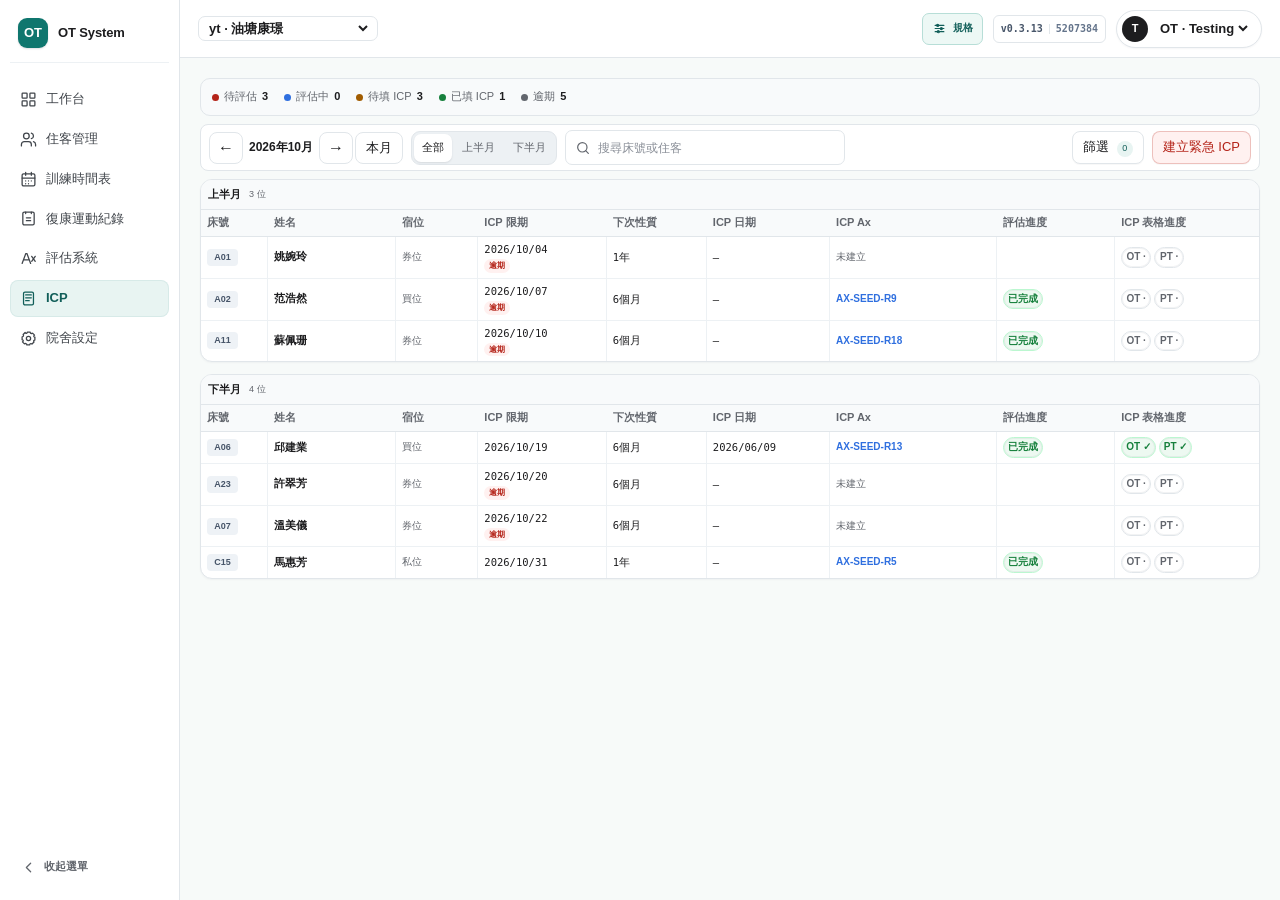
<file: icp/worklist.html>
<!doctype html>
<html lang="zh-Hant">
<head>
  <meta charset="utf-8">
  <meta name="viewport" content="width=device-width, initial-scale=1">
  <title>ICP 工作清單</title>
  <script>
    if (new URLSearchParams(location.search).has("embed")) {
      document.documentElement.classList.add("embedded");
    }
  </script>
  <style>
    :root {
      --bg: #f4f6f8;
      --surface: #ffffff;
      --line: #d8e1e7;
      --ink: #111827;
      --muted: #64748b;
      --teal: #0f766e;
      --teal-dark: #115e59;
      --teal-soft: #e7f3f1;
      --amber: #b45309;
      --amber-soft: #fff7ed;
      --green: #15803d;
      --green-soft: #f0fdf4;
      --blue: #2563eb;
      --blue-soft: #eff6ff;
      --red: #b91c1c;
      --red-soft: #fef2f2;
      --shadow: 0 1px 2px rgba(15, 23, 42, .06);
    }

    * { box-sizing: border-box; }
    html, body { min-height: 100%; }
    body {
      margin: 0;
      background: var(--bg);
      color: var(--ink);
      font-family: "Microsoft JhengHei", "Noto Sans TC", Arial, sans-serif;
      font-size: 13px;
      line-height: 1.45;
    }
    button, input, select, textarea { font: inherit; }
    button { cursor: pointer; }

    .app { min-height: 100vh; display: grid; grid-template-columns: 220px minmax(0, 1fr); }
    .sidebar {
      background: var(--surface);
      border-right: 1px solid var(--line);
      padding: 16px 10px;
      display: flex;
      flex-direction: column;
      gap: 18px;
    }
    .brand { display: flex; align-items: center; gap: 10px; padding: 2px 8px 14px; border-bottom: 1px solid var(--line); }
    .brand-mark {
      width: 30px;
      height: 30px;
      border-radius: 7px;
      background: var(--teal);
      color: #fff;
      display: grid;
      place-items: center;
      font-weight: 800;
    }
    .brand-title { font-weight: 800; }
    .brand-sub { color: var(--muted); font-size: 11px; }
    .nav { display: grid; gap: 4px; }
    .nav button {
      width: 100%;
      border: 0;
      background: transparent;
      text-align: left;
      padding: 9px 10px;
      border-radius: 7px;
      color: #334155;
    }
    .nav button:hover { background: #f1f5f9; }
    .nav button.active { background: var(--teal-soft); color: var(--teal-dark); font-weight: 800; }

    .main { min-width: 0; display: grid; grid-template-rows: 58px minmax(0, 1fr); }
    .topbar {
      background: var(--surface);
      border-bottom: 1px solid var(--line);
      display: flex;
      align-items: center;
      justify-content: space-between;
      gap: 16px;
      padding: 0 18px;
    }
    .home-pill {
      min-width: 180px;
      border: 1px solid var(--line);
      border-radius: 7px;
      background: var(--surface);
      padding: 7px 10px;
      display: flex;
      justify-content: space-between;
      align-items: center;
      gap: 12px;
    }
    .top-meta { color: var(--muted); }
    .topbar-actions { display: flex; align-items: center; gap: 10px; }
    .user-pill {
      border: 1px solid var(--line);
      border-radius: 999px;
      background: var(--surface);
      padding: 5px 10px 5px 5px;
      display: flex;
      align-items: center;
      gap: 8px;
    }
    .avatar {
      width: 26px;
      height: 26px;
      border-radius: 999px;
      background: #111827;
      color: #fff;
      display: grid;
      place-items: center;
      font-size: 11px;
      font-weight: 800;
    }

    .content { padding: 14px; min-width: 0; }
    .screen-head {
      display: flex;
      align-items: flex-start;
      justify-content: space-between;
      gap: 14px;
      margin-bottom: 10px;
    }
    h1 { margin: 0; font-size: 20px; line-height: 1.2; font-weight: 700; letter-spacing: 0; }
    .sub { margin-top: 4px; color: var(--muted); font-size: 11px; }
    .actions { display: flex; align-items: center; gap: 7px; flex-wrap: wrap; }
    .btn {
      min-height: 34px;
      border: 1px solid var(--line);
      border-radius: 7px;
      background: var(--surface);
      color: var(--ink);
      padding: 6px 10px;
      font-weight: 700;
      box-shadow: var(--shadow);
    }
    .btn:hover { background: #f8fafc; }
    .btn-primary { background: var(--teal); border-color: var(--teal); color: #fff; }
    .btn-primary:hover { background: var(--teal-dark); }
    .btn-danger { border-color: #fecaca; color: var(--red); }
    .icon-btn {
      width: 34px;
      padding: 0;
      display: inline-grid;
      place-items: center;
      font-size: 16px;
    }

    .summary-strip {
      min-height: 38px;
      margin-bottom: 8px;
      border: 1px solid var(--line);
      border-radius: 8px;
      background: var(--surface);
      padding: 7px 11px;
      display: flex;
      align-items: center;
      gap: 16px;
      color: var(--muted);
      font-size: 11px;
    }
    .summary-strip strong { color: var(--ink); }
    .summary-item { display: inline-flex; align-items: center; gap: 5px; white-space: nowrap; }
    .summary-dot { width: 7px; height: 7px; border-radius: 50%; background: var(--muted); }
    .summary-dot.assess { background: var(--red); }
    .summary-dot.assessing { background: var(--blue); }
    .summary-dot.fill { background: var(--amber); }
    .summary-dot.filled { background: var(--green); }

    .controls {
      position: relative;
      z-index: 10;
      min-height: 44px;
      margin-bottom: 8px;
      border: 1px solid var(--line);
      border-radius: 8px;
      background: var(--surface);
      padding: 5px 8px;
      display: flex;
      align-items: center;
      gap: 8px;
      flex-wrap: wrap;
    }
    .month-nav { display: flex; align-items: center; gap: 2px; }
    .month-nav strong { padding-inline: 4px; text-align: center; font-size: 12px; white-space: nowrap; }
    .month-nav .btn { min-height: 32px; height: 32px; box-shadow: none; }
    .segmented {
      display: inline-flex;
      border: 1px solid var(--line);
      border-radius: 6px;
      background: #f8fafc;
      padding: 2px;
    }
    .segmented button {
      min-height: 28px;
      border: 0;
      border-radius: 4px;
      background: transparent;
      color: var(--muted);
      padding: 4px 8px;
      font-size: 11px;
      font-weight: 800;
    }
    .segmented button.active { background: var(--surface); color: var(--teal-dark); box-shadow: var(--shadow); }
    .search-box {
      min-height: 32px;
      min-width: 180px;
      flex: 1;
      border: 1px solid var(--line);
      border-radius: 6px;
      display: flex;
      align-items: center;
      gap: 6px;
      padding: 0 8px;
    }
    .search-box span { color: var(--muted); }
    .search-box input { flex: 1; min-width: 0; border: 0; outline: 0; background: transparent; font-size: 11px; }
    .filter-wrap { position: relative; }
    .icp-actions {
      margin-left: auto;
      display: flex;
      align-items: center;
      gap: 8px;
    }
    .icp-emergency { margin-left: 0; }
    .filter-button { min-height: 32px; box-shadow: none; }
    .filter-count {
      display: inline-grid;
      place-items: center;
      min-width: 16px;
      height: 16px;
      margin-left: 4px;
      border-radius: 999px;
      background: var(--teal-soft);
      color: var(--teal-dark);
      font-size: 9px;
    }
    .filter-popover {
      position: absolute;
      top: calc(100% + 5px);
      right: 0;
      width: 280px;
      border: 1px solid var(--line);
      border-radius: 8px;
      background: var(--surface);
      box-shadow: 0 14px 35px rgba(15, 23, 42, .18);
      padding: 10px;
      display: grid;
      gap: 9px;
    }
    .filter-popover[hidden] { display: none; }
    .filter-field { display: grid; gap: 3px; }
    .filter-field label { color: var(--muted); font-size: 10px; font-weight: 800; }
    .filter-field select,
    .filter-field input {
      min-height: 32px;
      border: 1px solid var(--line);
      border-radius: 6px;
      background: var(--surface);
      padding: 5px 7px;
      color: var(--ink);
      width: 100%;
    }
    .filter-actions { display: flex; justify-content: flex-end; gap: 6px; padding-top: 2px; }
    .active-filters {
      min-height: 0;
      margin: -2px 0 4px;
      display: flex;
      align-items: center;
      gap: 5px;
      flex-wrap: wrap;
    }
    .active-filters:empty { display: none; }
    .filter-chip {
      border: 1px solid #b7ded7;
      border-radius: 999px;
      background: var(--teal-soft);
      color: var(--teal-dark);
      padding: 2px 7px;
      font-size: 9px;
      font-weight: 800;
    }

    .worklist-layout {
      display: grid;
      grid-template-columns: minmax(0, 1fr);
      gap: 6px;
      align-items: start;
    }
    .worklist-layout.has-inspector {
      grid-template-columns: minmax(0, 1fr);
    }
    .worklist-stack { display: grid; gap: 12px; min-width: 0; }
    .table-card {
      min-width: 0;
      border: 1px solid var(--line);
      border-radius: 8px;
      background: var(--surface);
      box-shadow: var(--shadow);
      overflow: hidden;
    }
    .table-scroll { overflow: auto; }
    table { width: 100%; min-width: 620px; border-collapse: collapse; table-layout: fixed; }
    th, td {
      padding: 5px 6px;
      border-bottom: 1px solid var(--line);
      border-right: 1px solid #edf1f4;
      text-align: left;
      vertical-align: middle;
      font-size: 10px;
    }
    th { border-right: 0; }
    .table-card table:not(.compact-table) tbody td:nth-child(-n+3) {
      border-right: 1px solid #edf1f4 !important;
      box-shadow: none !important;
    }
    .table-card table:not(.compact-table) thead th:nth-child(-n+3) {
      border-right: 0 !important;
      box-shadow: none !important;
    }
    th:last-child, td:last-child { border-right: 0; }
    th {
      position: sticky;
      top: 0;
      z-index: 2;
      background: #f8fafc;
      color: #475569;
      font-size: 11px;
      font-weight: 800;
      white-space: nowrap;
    }
    .icp-column-resizer {
      position: absolute;
      inset: 0 0 0 auto;
      z-index: 5;
      width: 9px;
      cursor: col-resize;
      touch-action: none;
    }
    .icp-column-resizer::after {
      content: "";
      position: absolute;
      top: 7px;
      right: 0;
      bottom: 7px;
      width: 1px;
      background: transparent;
      transition: background-color .12s ease, width .12s ease;
    }
    .icp-column-resizer:hover::after,
    .icp-column-resizer:focus-visible::after,
    body.icp-column-resizing .icp-column-resizer::after {
      width: 2px;
      background: var(--teal);
    }
    tbody tr { cursor: pointer; }
    tbody tr:hover { background: #f8fafc; }
    tbody tr:focus-visible { outline: 2px solid var(--teal); outline-offset: -2px; }
    tbody tr.selected { background: #eef9f7; }
    tbody tr.selected td:first-child { box-shadow: inset 1px 0 0 var(--teal); }
    tbody tr:last-child td { border-bottom: 0; }
    .bed {
      display: inline-block;
      min-width: 31px;
      border-radius: 4px;
      background: #eef2f6;
      color: #475569;
      padding: 2px 4px;
      text-align: center;
      font-size: 9px;
      font-weight: 900;
    }
    .table-card .resident-cell,
    .table-card .resident-cell strong,
    .table-card .name-cell,
    .table-card .place-cell {
      background: transparent;
      box-shadow: none;
      border-right: 0;
    }
    .resident-cell strong { display: block; font-size: 11px; }
    .resident-cell span { display: block; margin-top: 1px; color: var(--muted); font-size: 9px; }
    .name-cell { font-size: 11px; font-weight: 800; }
    .place-cell { color: var(--muted); font-size: 10px; white-space: nowrap; }
    .date { white-space: nowrap; font-family: "Cascadia Mono", Consolas, monospace; font-size: 10px; }
    .half-block-head {
      min-height: 30px;
      padding: 5px 7px;
      border-bottom: 1px solid var(--line);
      background: #f8fafc;
      display: flex;
      align-items: center;
      gap: 8px;
    }
    .half-block-head strong { font-size: 11px; }
    .half-block-head span { color: var(--muted); font-size: 9px; }
    .deadline { display: grid; gap: 2px; }
    .deadline-type { color: var(--muted); font-size: 10px; font-weight: 700; }
    .overdue {
      width: max-content;
      border-radius: 999px;
      background: var(--red-soft);
      color: var(--red);
      padding: 1px 5px;
      font-size: 8px;
      font-weight: 900;
    }
    .status-chip {
      display: inline-flex;
      align-items: center;
      border-radius: 999px;
      padding: 3px 7px;
      font-size: 9px;
      font-weight: 800;
      white-space: nowrap;
    }
    .status-assess { background: var(--red-soft); color: var(--red); }
    .status-assessing { background: var(--blue-soft); color: var(--blue); }
    .status-fill { background: var(--amber-soft); color: var(--amber); }
    .status-filled { background: var(--green-soft); color: var(--green); }
    .assessment-path { display: grid; gap: 1px; min-width: 0; }
    .assessment-path strong,
    .assessment-path span { overflow: hidden; text-overflow: ellipsis; white-space: nowrap; }
    .assessment-path strong { color: #1d4ed8; font-size: 9px; }
    .assessment-path span { color: var(--muted); font-size: 8px; }
    .assessment-path .assessment-id { color: var(--blue); font-size: 10px; font-weight: 800; }
    .assessment-link {
      border: 0;
      background: transparent;
      color: var(--blue);
      padding: 0;
      font-size: 10px;
      font-weight: 800;
      white-space: nowrap;
    }
    .assessment-empty { color: var(--muted); font-size: 10px; white-space: nowrap; }
    .completion-pair { display: flex; align-items: center; gap: 3px; }
    .completion-pill {
      min-width: 30px;
      border: 1px solid var(--line);
      border-radius: 4px;
      background: #fff;
      color: var(--muted);
      padding: 3px 4px;
      display: inline-flex;
      align-items: center;
      justify-content: center;
      font-size: 8px;
      font-weight: 900;
      white-space: nowrap;
    }
    .completion-pill.done { border-color: #bbf7d0; background: var(--green-soft); color: var(--green); }
    .completion-pill.readonly { cursor: default; }
    .completion-pill:disabled { cursor: not-allowed; opacity: .55; }
    .compact-table { min-width: 0; table-layout: fixed; }
    .compact-table th,
    .compact-table td { padding: 8px 7px; font-size: 11px; }
    .compact-table td:nth-child(2) { border-right: 0; }
    .compact-resident { display: flex; align-items: center; gap: 7px; min-width: 0; }
    .compact-resident .resident-cell { min-width: 0; }
    .compact-resident .resident-cell strong,
    .compact-resident .resident-cell span { overflow: hidden; text-overflow: ellipsis; white-space: nowrap; }
    .row-progress {
      display: flex;
      align-items: center;
      gap: 4px;
      flex-wrap: nowrap;
      min-width: max-content;
    }
    .progress-tag {
      display: inline-flex;
      align-items: center;
      border: 1px solid var(--line);
      border-radius: 4px;
      background: #f8fafc;
      color: var(--muted);
      padding: 2px 5px;
      font-size: 9px;
      font-weight: 800;
      white-space: nowrap;
    }
    .progress-tag.done { border-color: #bbf7d0; background: var(--green-soft); color: var(--green); }
    .progress-tag b {
      font-family: "Cascadia Mono", Consolas, monospace;
      font-size: 8px;
      letter-spacing: -.02em;
    }
    .empty-state { padding: 30px 14px; color: var(--muted); text-align: center; }

    .inspector {
      min-width: 0;
      border: 1px solid var(--line);
      border-radius: 8px;
      background: var(--surface);
      box-shadow: 0 18px 46px rgba(15, 23, 42, .22);
      overflow: hidden;
      position: fixed;
      top: 50%;
      left: 50%;
      right: auto;
      bottom: auto;
      transform: translate(-50%, -50%);
      z-index: 80;
      width: min(620px, calc(100vw - 48px));
      height: min(680px, calc(100dvh - 48px));
      max-height: calc(100dvh - 48px);
      display: grid;
      grid-template-rows: auto minmax(0, 1fr);
      outline: none;
    }
    body:has(#inspector:not([hidden]))::before {
      content: "";
      position: fixed;
      inset: 0;
      z-index: 70;
      background: rgba(15, 23, 42, .14);
      pointer-events: none;
    }
    .inspector[hidden] { display: none; }
    .inspector-head {
      padding: 13px 14px;
      border-bottom: 1px solid var(--line);
      background: #fff;
      display: flex;
      align-items: flex-start;
      justify-content: space-between;
      gap: 10px;
    }
    .inspector-kicker { display: flex; align-items: center; gap: 7px; flex-wrap: wrap; margin-bottom: 5px; }
    .inspector-head h2 { margin: 0; font-size: 20px; line-height: 1.2; letter-spacing: 0; }
    .inspector-close {
      width: 32px;
      height: 32px;
      border: 1px solid var(--line);
      border-radius: 5px;
      background: #fff;
      color: #475569;
      padding: 0;
      flex: 0 0 auto;
    }
    .inspector-body { padding: 10px 12px 12px; overflow: auto; display: grid; align-content: start; gap: 8px; }
    .inspector .workspace-card-head { background: #fff; }
    .workspace-card {
      margin-top: 0;
      border: 1px solid var(--line);
      border-radius: 7px;
      background: #fff;
      padding: 10px 11px;
    }
    .workspace-card-head {
      margin-bottom: 8px;
      display: flex;
      align-items: center;
      justify-content: space-between;
      gap: 8px;
    }
    .workspace-card h3 { margin: 0; font-size: 13px; }
    .workspace-card p { margin: 0; color: var(--muted); font-size: 11px; line-height: 1.45; }
    .inline-form { display: flex; gap: 6px; }
    .inline-form input {
      min-width: 0;
      flex: 1;
      min-height: 36px;
      border: 1px solid var(--line);
      border-radius: 6px;
      padding: 6px 8px;
      font-size: 12px;
    }
    .inline-form select {
      min-height: 36px;
      border: 1px solid var(--line);
      border-radius: 6px;
      background: #fff;
      color: var(--ink);
      padding: 5px 7px;
      font-size: 12px;
    }
    .inline-form .btn { min-height: 36px; padding: 6px 11px; font-size: 11px; }
    .encounter-summary {
      border: 1px solid var(--line);
      border-radius: 7px;
      background: #f8fafc;
      padding: 8px 9px;
      display: flex;
      align-items: center;
      justify-content: space-between;
      gap: 8px;
      flex-wrap: wrap;
    }
    .encounter-link {
      width: 100%;
      color: var(--ink);
      text-align: left;
      cursor: pointer;
    }
    .encounter-link:hover { background: var(--blue-soft); }
    .encounter-link:disabled { cursor: default; opacity: .65; }
    .encounter-identity { display: grid; gap: 1px; min-width: 0; }
    .encounter-identity strong { color: #1d4ed8; font-size: 11px; }
    .encounter-identity span { color: var(--muted); font-family: "Cascadia Mono", Consolas, monospace; font-size: 9px; }
    .role-badges { display: flex; gap: 4px; flex-wrap: wrap; }
    .role-badge {
      border: 1px solid var(--line);
      border-radius: 4px;
      background: #fff;
      color: var(--muted);
      padding: 3px 5px;
      font-size: 9px;
      font-weight: 800;
      white-space: nowrap;
    }
    .role-badge.done { border-color: #bbf7d0; background: var(--green-soft); color: var(--green); }
    .mark-actions { display: grid; grid-template-columns: repeat(2, minmax(0, 1fr)); gap: 7px; }
    .mark-button {
      min-height: 56px;
      border: 1px solid var(--line);
      border-radius: 6px;
      background: #f8fafc;
      color: var(--ink);
      padding: 7px 9px;
      text-align: left;
      display: grid;
      gap: 1px;
    }
    .mark-button span { color: var(--muted); font-size: 9px; font-weight: 900; }
    .mark-button strong { font-size: 12px; }
    .mark-button small { color: var(--muted); font-size: 9px; }
    .mark-button.done { border-color: #bbf7d0; background: var(--green-soft); }
    .mark-button.done strong { color: var(--green); }
    .mark-button:disabled { cursor: not-allowed; opacity: .55; }
    .workspace-card .lock-note { margin: 7px 0 0; color: var(--muted); font-size: 9px; }
    .workspace-card > .btn {
      margin-top: 8px;
      min-height: 34px;
      font-size: 11px;
      box-shadow: none;
    }
      display: flex;
      justify-content: space-between;
      gap: 8px;
      color: var(--muted);
      font-size: 10px;
    }
    .history-item:last-child { border-bottom: 0; }

    dialog {
      width: min(450px, calc(100vw - 24px));
      border: 1px solid var(--line);
      border-radius: 9px;
      padding: 0;
      color: var(--ink);
      box-shadow: 0 24px 60px rgba(15, 23, 42, .24);
    }
    dialog::backdrop { background: rgba(15, 23, 42, .35); }
    .dialog-head { padding: 13px 15px 10px; border-bottom: 1px solid var(--line); }
    .dialog-head h2 { margin: 0; font-size: 16px; }
    .dialog-head p { margin: 3px 0 0; color: var(--muted); font-size: 10px; }
    .dialog-body { padding: 12px 15px; display: grid; gap: 9px; }
    .dialog-field { display: grid; gap: 3px; }
    .dialog-field[hidden] { display: none; }
    .dialog-field label { color: var(--muted); font-size: 10px; font-weight: 800; }
    .dialog-field label .field-source {
      margin-left: 5px;
      border-radius: 999px;
      background: var(--teal-soft);
      color: var(--teal-dark);
      padding: 2px 5px;
      font-size: 8px;
    }
    .dialog-field input,
    .dialog-field select,
    .dialog-field textarea {
      border: 1px solid var(--line);
      border-radius: 6px;
      background: #fff;
      padding: 6px 8px;
      color: var(--ink);
      min-height: 34px;
    }
    .dialog-field textarea { min-height: 64px; resize: vertical; }
    .impact-preview {
      border-radius: 5px;
      background: #f8fafc;
      color: #475569;
      padding: 7px 8px;
      font-size: 10px;
    }
    .dialog-actions {
      padding: 10px 15px 14px;
      display: flex;
      justify-content: flex-end;
      gap: 7px;
    }

    .toast {
      position: fixed;
      right: 18px;
      bottom: 18px;
      z-index: 100;
      max-width: min(380px, calc(100vw - 36px));
      border-radius: 7px;
      background: #17202a;
      color: #fff;
      padding: 9px 12px;
      opacity: 0;
      transform: translateY(12px);
      pointer-events: none;
      transition: opacity .16s ease, transform .16s ease;
    }
    .toast.show { opacity: 1; transform: translateY(0); }

    html.embedded .sidebar,
    html.embedded .topbar { display: none; }
    html.embedded .app { display: block; }
    html.embedded .main { display: block; }
    html.embedded .content { padding: 12px; }

    @media (max-width: 1120px) {
      .app { grid-template-columns: 72px minmax(0, 1fr); }
      .brand-title, .brand-sub { display: none; }
    }
    @media (max-width: 900px) {
      .screen-head { align-items: flex-start; flex-direction: column; }
      .inspector {
        width: calc(100vw - 24px);
        height: min(680px, calc(100dvh - 24px));
        max-height: calc(100dvh - 24px);
      }
      .filter-popover { right: auto; left: 0; }
    }
    @media (max-width: 680px) {
      .sidebar { display: none; }
      .app, .main { display: block; }
      .topbar { display: none; }
      .content { padding: 10px; }
      .summary-strip { align-items: flex-start; flex-wrap: wrap; gap: 6px 12px; }
      .search-box { min-width: 100%; }
      .icp-actions { width: 100%; justify-content: flex-end; }
    }
  </style>
  <link rel="stylesheet" href="../shared/design-system.css?v=20261116-resident-cards">
</head>
<body>
  <div class="app">
    <aside class="sidebar">
      <div class="brand">
        <div class="brand-mark">OT</div>
        <div>
          <div class="brand-title">OT System</div>
          <div class="brand-sub">ICP worklist</div>
        </div>
      </div>
      <nav class="nav" aria-label="系統模組">
        <button type="button">工作台</button>
        <button type="button">住客管理</button>
        <button type="button">訓練時間表</button>
        <button type="button">復康運動紀錄</button>
        <button type="button">評估系統</button>
        <button class="active" type="button">ICP</button>
        <button type="button">院舍設定</button>
      </nav>
    </aside>

    <main class="main">
      <header class="topbar">
        <div class="home-pill">
          <span><strong id="chrome-home-code">yt</strong> <span id="chrome-home-name">油塘康璟</span></span>
          <span class="ui-chevron" aria-hidden="true"></span>
        </div>
        <div class="topbar-actions">
          <span class="top-meta">2026年10月</span>
          <div class="user-pill"><span class="avatar">T</span><span>OT</span></div>
        </div>
      </header>

      <div class="content">
        <div class="summary-strip" id="summary-strip" data-spec-ids="BH-ICP-001,BH-ICP-003"></div>

        <section class="controls" aria-label="ICP 篩選" data-spec-ids="BH-ICP-001,BH-ICP-002">
          <div class="month-nav" data-spec-ids="BH-ICP-001">
            <button class="btn icon-btn" type="button" data-action="prev-month" aria-label="上一個月">←</button>
            <strong id="month-label">2026年10月</strong>
            <button class="btn icon-btn" type="button" data-action="next-month" aria-label="下一個月">→</button>
            <button class="btn" type="button" data-action="current-month">本月</button>
          </div>
          <div class="segmented" role="group" aria-label="半月" data-spec-ids="BH-ICP-002">
            <button class="active" type="button" data-half="all" aria-pressed="true">全部</button>
            <button type="button" data-half="first" aria-pressed="false">上半月</button>
            <button type="button" data-half="second" aria-pressed="false">下半月</button>
          </div>
          <label class="console-search search-box">
            <svg class="console-search-icon" viewBox="0 0 24 24" aria-hidden="true">
              <circle cx="11" cy="11" r="7"></circle>
              <path d="m20 20-4-4"></path>
            </svg>
            <input id="search-input" type="search" placeholder="搜尋床號或住客" aria-label="搜尋 ICP 住客" autocomplete="off" data-spec-ids="BH-ICP-002">
          </label>
          <div class="icp-actions">
            <div class="filter-wrap">
              <button class="btn filter-button" type="button" data-action="toggle-filters" data-spec-ids="BH-ICP-002">
                篩選 <span class="filter-count" id="filter-count">0</span>
              </button>
              <form class="filter-popover" id="filter-popover" hidden>
                <div class="filter-field">
                  <label for="status-filter">狀態</label>
                  <select id="status-filter">
                    <option value="all">全部</option>
                    <option value="assess">待評估</option>
                    <option value="assessing">評估中</option>
                    <option value="fill">待填 ICP</option>
                    <option value="filled">已填 ICP</option>
                    <option value="due">只顯示逾期</option>
                  </select>
                </div>
                <div class="filter-field">
                  <label for="discipline-filter">治療師尚未完成</label>
                  <select id="discipline-filter">
                    <option value="all">全部</option>
                    <option value="ot">OT 尚有未完成項目</option>
                    <option value="pt">PT 尚有未完成項目</option>
                  </select>
                </div>
                <div class="filter-field">
                  <label for="range-start">自訂日期由</label>
                  <input id="range-start" type="date">
                </div>
                <div class="filter-field">
                  <label for="range-end">至</label>
                  <input id="range-end" type="date">
                </div>
                <div class="filter-actions">
                  <button class="btn" type="button" data-action="clear-filters">清除</button>
                  <button class="btn btn-primary" type="button" data-action="close-filters">完成</button>
                </div>
              </form>
            </div>
            <button class="btn btn-danger icp-emergency" type="button" data-action="open-urgent" data-spec-ids="BH-ICP-008">建立緊急 ICP</button>
          </div>
        </section>

        <div class="active-filters" id="active-filters"></div>

        <div class="worklist-layout" id="worklist-layout">
          <section class="worklist-stack" id="worklist-stack" aria-label="ICP 工作清單" data-spec-ids="BH-ICP-003,BH-ICP-004,BH-ICP-007"></section>
          <div class="table-card empty-state" id="empty-state" hidden>沒有符合目前篩選的 ICP 週期。</div>

          <aside class="inspector" id="inspector" hidden></aside>
        </div>
      </div>
    </main>
  </div>

  <dialog id="urgent-dialog" aria-labelledby="urgent-title" data-spec-ids="BH-ICP-008">
    <form method="dialog" id="urgent-form">
      <div class="dialog-head">
        <h2 id="urgent-title">建立緊急 ICP</h2>
        <p>記錄日期及原因，系統會依院舍設定更新限期。</p>
      </div>
      <div class="dialog-body">
        <div class="dialog-field">
          <label for="urgent-resident">住客</label>
          <select id="urgent-resident" required></select>
        </div>
        <div class="dialog-field">
          <label for="urgent-date">緊急 ICP 日期</label>
          <input id="urgent-date" type="date" value="2026-10-22" required>
        </div>
        <div class="dialog-field">
          <label for="urgent-reason">原因</label>
          <textarea id="urgent-reason" placeholder="例如：照顧需要突然改變" required></textarea>
        </div>
        <div class="dialog-field">
          <label for="urgent-impact">緊急 ICP 影響 <span class="field-source">院舍設定</span></label>
          <select id="urgent-impact" disabled>
            <option value="none">沒有影響</option>
            <option value="restart">重啟週期</option>
            <option value="current">計算於週期內</option>
          </select>
        </div>
        <div class="dialog-field">
          <label for="urgent-assessment-source">016 評估</label>
          <select id="urgent-assessment-source">
            <option value="start">新增 ICP 016 評估</option>
            <option value="none">暫不處理</option>
          </select>
        </div>
        <div class="impact-preview" id="impact-preview"></div>
      </div>
      <div class="dialog-actions">
        <button class="btn" type="button" data-action="close-urgent">取消</button>
        <button class="btn btn-primary" type="submit" value="confirm">建立緊急 ICP</button>
      </div>
    </form>
  </dialog>

  <div class="toast" id="toast" role="status" aria-live="polite"></div>

  <script src="../shared/demo-reset.js"></script>
  <script src="../shared/home-settings.js"></script>
  <script src="../shared/prototype-catalog.js"></script>
  <script src="../shared/mock-residents.js?v=20261119-007-groups"></script>
  <script src="../shared/prototype-domain.js?v=20261119-007-groups"></script>
  <script>
    const TODAY_KEY = OT_PROTOTYPE.today;
    const MONTH_NAMES = ["1月", "2月", "3月", "4月", "5月", "6月", "7月", "8月", "9月", "10月", "11月", "12月"];
    const STATUS_META = {
      assess: { label: "待評估", className: "status-assess" },
      assessing: { label: "評估中", className: "status-assessing" },
      fill: { label: "待填 ICP", className: "status-fill" },
      filled: { label: "已填 ICP", className: "status-filled" }
    };

    function applyHomeSettings() {
      const home = OT_HOME_SETTINGS.getHome();
      document.getElementById("chrome-home-code").textContent = home.code;
      document.getElementById("chrome-home-name").textContent = home.name;
    }
    let cycles = [];
    let visibleMonth = new Date(2026, 9, 1);
    let halfFilter = "all";
    let statusFilter = "all";
    let disciplineFilter = "all";
    let customRange = { start: "", end: "" };
    let searchTerm = "";
    let selectedCycleId = null;
    let toastTimer = null;
    const ICP_COLUMN_STORAGE_KEY = "ot.icp.column-widths.v1";
    const ICP_COLUMNS = {
      full: [
        { key: "bed", label: "床號", width: 52, minWidth: 44 },
        { key: "name", label: "姓名", width: 100, minWidth: 72 },
        { key: "place", label: "宿位", width: 64, minWidth: 50 },
        { key: "due", label: "ICP 限期", width: 100, minWidth: 82 },
        { key: "nextType", label: "下次性質", width: 78, minWidth: 68 },
        { key: "icpDate", label: "ICP 日期", width: 96, minWidth: 80 },
        { key: "ax", label: "ICP Ax", width: 130, minWidth: 96 },
        { key: "assessment", label: "評估進度", width: 92, minWidth: 82 },
        { key: "forms", label: "ICP 表格進度", width: 112, minWidth: 92 }
      ],
      compact: [
        { key: "resident", label: "住客", width: 160, minWidth: 110 },
        { key: "due", label: "限期", width: 112, minWidth: 88 },
        { key: "progress", label: "進度", width: 210, minWidth: 165 }
      ]
    };
    let icpColumnWidths;
    try {
      icpColumnWidths = JSON.parse(localStorage.getItem(ICP_COLUMN_STORAGE_KEY) || "{}");
    } catch (error) {
      icpColumnWidths = {};
    }

    const escapeHtml = value => String(value)
      .replaceAll("&", "&amp;")
      .replaceAll("<", "&lt;")
      .replaceAll(">", "&gt;")
      .replaceAll('"', "&quot;")
      .replaceAll("'", "&#039;");

    const parseDate = value => new Date(`${value}T00:00:00`);
    const today = parseDate(TODAY_KEY);

    function refreshCycles() {
      cycles = OT_PROTOTYPE.cycles();
    }

    function pad(value) {
      return String(value).padStart(2, "0");
    }

    function dateKey(date) {
      return `${date.getFullYear()}-${pad(date.getMonth() + 1)}-${pad(date.getDate())}`;
    }

    function addDays(date, amount) {
      const copy = new Date(date);
      copy.setDate(copy.getDate() + amount);
      return copy;
    }

    function addMonths(date, amount) {
      const copy = new Date(date);
      copy.setMonth(copy.getMonth() + amount);
      return copy;
    }

    function formatDate(value, year = false) {
      if (!value) return "—";
      const date = parseDate(value);
      return year
        ? `${date.getFullYear()}/${pad(date.getMonth() + 1)}/${pad(date.getDate())}`
        : `${pad(date.getDate())}/${pad(date.getMonth() + 1)}`;
    }

    function isSameMonth(date, month) {
      return date.getFullYear() === month.getFullYear() && date.getMonth() === month.getMonth();
    }

    function cycleStage(cycle) {
      if (!cycle.assessmentDone) return "assess";
      if (!cycle.icpOtDone || !cycle.icpPtDone || !cycle.icpDate) return "fill";
      return "filled";
    }

    function assessmentComplete(cycle) {
      return Boolean(cycle.assessmentDone);
    }

    function icpFormsComplete(cycle) {
      return Boolean(cycle.icpOtDone && cycle.icpPtDone && cycle.icpDate);
    }

    function rolePair(otDone, ptDone) {
      return `OT ${otDone ? "✓" : "·"} PT ${ptDone ? "✓" : "·"}`;
    }

    function isOverdue(cycle) {
      return !icpFormsComplete(cycle) && parseDate(cycle.dueDate) < today;
    }

    function showToast(message) {
      const toast = document.getElementById("toast");
      toast.textContent = message;
      toast.classList.add("show");
      clearTimeout(toastTimer);
      toastTimer = setTimeout(() => toast.classList.remove("show"), 2400);
    }

    function monthKey(date) {
      return `${date.getFullYear()}-${pad(date.getMonth() + 1)}`;
    }

    function matchesFilters(cycle) {
      const due = parseDate(cycle.dueDate);
      if (customRange.start && customRange.end) {
        if (cycle.dueDate < customRange.start || cycle.dueDate > customRange.end) return false;
      } else {
        if (!isSameMonth(due, visibleMonth)) return false;
        if (halfFilter === "first" && due.getDate() > 15) return false;
        if (halfFilter === "second" && due.getDate() < 16) return false;
      }
      if (statusFilter === "due" && !isOverdue(cycle)) return false;
      if (statusFilter !== "all" && statusFilter !== "due" && cycleStage(cycle) !== statusFilter) return false;
      if (disciplineFilter === "ot" && cycle.icpOtDone) return false;
      if (disciplineFilter === "pt" && cycle.icpPtDone) return false;
      if (searchTerm && !`${cycle.bed} ${cycle.name}`.toLowerCase().includes(searchTerm.toLowerCase())) return false;
      return true;
    }

    function activeFilterCount() {
      return [
        statusFilter !== "all",
        disciplineFilter !== "all",
        Boolean(customRange.start && customRange.end)
      ].filter(Boolean).length;
    }

    function renderHeader() {
      document.getElementById("month-label").textContent = `${visibleMonth.getFullYear()}年${MONTH_NAMES[visibleMonth.getMonth()]}`;
      document.querySelectorAll("[data-half]").forEach(button => {
        const active = button.dataset.half === halfFilter;
        button.classList.toggle("active", active);
        button.setAttribute("aria-pressed", String(active));
      });
      document.getElementById("filter-count").textContent = activeFilterCount();

      const monthCycles = cycles.filter(cycle => isSameMonth(parseDate(cycle.dueDate), visibleMonth));
      const counts = {
        assess: monthCycles.filter(cycle => cycleStage(cycle) === "assess").length,
        assessing: monthCycles.filter(cycle => cycleStage(cycle) === "assessing").length,
        fill: monthCycles.filter(cycle => cycleStage(cycle) === "fill").length,
        filled: monthCycles.filter(cycle => cycleStage(cycle) === "filled").length,
        overdue: monthCycles.filter(isOverdue).length
      };
      document.getElementById("summary-strip").innerHTML = `
        <span class="summary-item"><i class="summary-dot assess"></i>待評估 <strong>${counts.assess}</strong></span>
        <span class="summary-item"><i class="summary-dot assessing"></i>評估中 <strong>${counts.assessing}</strong></span>
        <span class="summary-item"><i class="summary-dot fill"></i>待填 ICP <strong>${counts.fill}</strong></span>
        <span class="summary-item"><i class="summary-dot filled"></i>已填 ICP <strong>${counts.filled}</strong></span>
        <span class="summary-item"><i class="summary-dot"></i>逾期 <strong>${counts.overdue}</strong></span>
      `;

      const filters = [];
      if (statusFilter !== "all") filters.push(statusFilter === "due" ? "逾期" : STATUS_META[statusFilter].label);
      if (disciplineFilter !== "all") filters.push(disciplineFilter === "ot" ? "OT 尚有未完成項目" : "PT 尚有未完成項目");
      if (customRange.start && customRange.end) filters.push(`${customRange.start} 至 ${customRange.end}`);
      document.getElementById("active-filters").innerHTML = filters
        .map(text => `<span class="filter-chip">${escapeHtml(text)}</span>`)
        .join("");
    }

    function compactProgressMarkup(cycle) {
      const assessmentDone = assessmentComplete(cycle);
      const icpDone = icpFormsComplete(cycle);
      return `
        <div class="row-progress">
          <span class="progress-tag ${assessmentDone ? "done" : ""}">016 <b>${assessmentDone ? "完成" : "待完成"}</b></span>
          <span class="progress-tag ${icpDone ? "done" : ""}">ICP <b>${rolePair(cycle.icpOtDone, cycle.icpPtDone)}</b></span>
        </div>
      `;
    }

    function cycleRowMarkup(cycle, compact = false) {
      const stage = cycleStage(cycle);
      const meta = STATUS_META[stage];
      const completion = (area, otDone, ptDone) => `
        <span class="completion-pair">
          ${area === "assessment"
            ? `<span class="completion-pill ${otDone ? "done" : ""}">${otDone ? "已完成" : "待完成"}</span>`
            : `<button class="completion-pill ${otDone ? "done" : ""}" type="button" data-action="toggle-completion" data-area="${area}" data-role="ot" data-cycle-id="${cycle.id}" aria-pressed="${otDone}" data-spec-ids="BH-ICP-005,BH-ICP-006">OT ${otDone ? "✓" : "·"}</button>
               <button class="completion-pill ${ptDone ? "done" : ""}" type="button" data-action="toggle-completion" data-area="${area}" data-role="pt" data-cycle-id="${cycle.id}" aria-pressed="${ptDone}" data-spec-ids="BH-ICP-005,BH-ICP-006">PT ${ptDone ? "✓" : "·"}</button>`}
        </span>
      `;
      if (compact) {
        return `
          <tr data-cycle-id="${cycle.id}" tabindex="0" aria-label="開啟 ${escapeHtml(cycle.bed)} ${escapeHtml(cycle.name)} ICP 週期" class="${cycle.id === selectedCycleId ? "selected" : ""}">
            <td>
              <div class="compact-resident">
                <span class="bed">${escapeHtml(cycle.bed)}</span>
                <span class="resident-cell"><strong>${escapeHtml(cycle.name)}</strong><span>${escapeHtml(cycle.place)}</span></span>
              </div>
            </td>
            <td>
              <span class="deadline">
                <span class="date">${formatDate(cycle.dueDate, true)}</span>
                ${isOverdue(cycle) ? '<span class="overdue">逾期</span>' : ""}
              </span>
            </td>
            <td>${compactProgressMarkup(cycle)}</td>
          </tr>
        `;
      }
      return `
        <tr data-cycle-id="${cycle.id}" tabindex="0" aria-label="開啟 ${escapeHtml(cycle.bed)} ${escapeHtml(cycle.name)} ICP 週期" class="${cycle.id === selectedCycleId ? "selected" : ""}">
          <td><span class="bed">${escapeHtml(cycle.bed)}</span></td>
          <td class="name-cell">${escapeHtml(cycle.name)}</td>
          <td class="place-cell">${escapeHtml(cycle.place)}</td>
          <td>
            <span class="deadline">
              <span class="date">${formatDate(cycle.dueDate, true)}</span>
              ${isOverdue(cycle) ? '<span class="overdue">逾期</span>' : ""}
            </span>
          </td>
          <td class="date">${escapeHtml(cycle.nextIcpType || "6個月")}</td>
          <td class="date">${cycle.icpDate ? formatDate(cycle.icpDate, true) : "—"}</td>
          <td>
            ${cycle.activeAssessment
              ? `<button class="assessment-link" type="button" data-action="open-assessment" data-cycle-id="${cycle.id}" data-assessment-id="${cycle.activeAssessment.id}" title="${escapeHtml(cycle.activeAssessment.id)}" data-spec-ids="BH-ICP-007,BH-ICP-009">
                   <span class="assessment-path">
                     <span class="assessment-id">${escapeHtml(cycle.activeAssessment.id)}</span>
                   </span>
                 </button>`
              : '<span class="assessment-empty">未建立</span>'}
          </td>
          <td>
            ${cycle.activeAssessment
              ? completion("assessment", cycle.assessmentDone, false)
              : ""}
          </td>
          <td>${completion("icp", cycle.icpOtDone, cycle.icpPtDone)}</td>
        </tr>
      `;
    }

    function visibleIcpColumns(compact) {
      return ICP_COLUMNS[compact ? "compact" : "full"].map(column => ({
        ...column,
        width: Math.max(
          column.minWidth,
          Number(icpColumnWidths[`${compact ? "compact" : "full"}:${column.key}`]) || column.width
        )
      }));
    }

    function saveIcpColumnWidths() {
      try {
        localStorage.setItem(ICP_COLUMN_STORAGE_KEY, JSON.stringify(icpColumnWidths));
      } catch (error) {
        // Resizing remains available for the current page session.
      }
    }

    function tableMarkup(rows, heading = "", compact = false) {
      const columns = visibleIcpColumns(compact);
      const totalWidth = columns.reduce((sum, column) => sum + column.width, 0);
      return `
        <section class="table-card" data-spec-ids="BH-ICP-003">
          ${heading ? `<header class="half-block-head"><strong>${heading}</strong><span>${rows.length} 位</span></header>` : ""}
          <div class="table-scroll">
            <table class="${compact ? "compact-table" : ""}" style="min-width:${totalWidth}px">
              <colgroup>
                ${columns.map(column => `<col data-icp-col="${column.key}" style="width:${column.width}px">`).join("")}
              </colgroup>
              <thead>
                ${compact ? `
                  <tr>
                    ${columns.map((column, index) => `
                      <th data-icp-column="${column.key}">${column.label}${index < columns.length - 1
                        ? '<span class="icp-column-resizer" role="separator" aria-orientation="vertical" tabindex="0"></span>'
                        : ""}</th>
                    `).join("")}
                  </tr>
                ` : `
                  <tr>
                    ${columns.map((column, index) => `
                      <th data-icp-column="${column.key}">${column.label}${index < columns.length - 1
                        ? '<span class="icp-column-resizer" role="separator" aria-orientation="vertical" tabindex="0"></span>'
                        : ""}</th>
                    `).join("")}
                  </tr>
                `}
              </thead>
              <tbody>${rows.map(cycle => cycleRowMarkup(cycle, compact)).join("")}</tbody>
            </table>
          </div>
        </section>
      `;
    }

    function renderTable() {
      const visible = cycles
        .filter(matchesFilters)
        .sort((a, b) => a.dueDate.localeCompare(b.dueDate));
      const stack = document.getElementById("worklist-stack");
      document.getElementById("empty-state").hidden = visible.length > 0;
      if (!visible.length) {
        stack.innerHTML = "";
        return;
      }
      const compact = false;

      if (halfFilter === "all" && !(customRange.start && customRange.end)) {
        const firstHalf = visible.filter(cycle => parseDate(cycle.dueDate).getDate() <= 15);
        const secondHalf = visible.filter(cycle => parseDate(cycle.dueDate).getDate() >= 16);
        stack.innerHTML = [
          firstHalf.length ? tableMarkup(firstHalf, "上半月", compact) : "",
          secondHalf.length ? tableMarkup(secondHalf, "下半月", compact) : ""
        ].join("");
        return;
      }

      stack.innerHTML = tableMarkup(visible, "", compact);
    }

    function cycleById(cycleId) {
      return cycles.find(cycle => cycle.id === cycleId);
    }

    function renderInspector() {
      const inspector = document.getElementById("inspector");
      const layout = document.getElementById("worklist-layout");
      const cycle = cycleById(selectedCycleId);
      if (!cycle) {
        inspector.hidden = true;
        layout.classList.remove("has-inspector");
        inspector.innerHTML = "";
        return;
      }

      const stage = cycleStage(cycle);
      const meta = STATUS_META[stage];
      const assessmentDone = assessmentComplete(cycle);
      const icpDone = icpFormsComplete(cycle);
      const encounterType = cycle.activeAssessment?.type || "ICP Ax";
      const encounterMeta = cycle.activeAssessment
        ? `${cycle.activeAssessment.id} · ${formatDate(cycle.activeAssessment.date, true)}`
        : "尚未建立";

      inspector.hidden = false;
      inspector.tabIndex = -1;
      inspector.setAttribute("aria-labelledby", "inspector-title");
      layout.classList.add("has-inspector");
      inspector.innerHTML = `
        <header class="inspector-head">
          <div>
            <div class="inspector-kicker">
              <span class="status-chip ${meta.className}">${meta.label}</span>
              ${isOverdue(cycle) ? '<span class="overdue">逾期</span>' : ""}
            </div>
            <h2 id="inspector-title">${escapeHtml(cycle.bed)} · ${escapeHtml(cycle.name)}</h2>
          </div>
          <button class="inspector-close" type="button" data-action="close-cycle" aria-label="返回 ICP 清單" data-spec-ids="BH-ICP-003">×</button>
        </header>
        <div class="inspector-body">
          <section class="workspace-card" data-spec-ids="BH-ICP-009">
            <div class="workspace-card-head">
              <h3>016 評估路徑</h3>
              <span class="status-chip ${assessmentDone ? "status-filled" : cycle.activeAssessment ? "status-assessing" : "status-assess"}">${assessmentDone ? "已完成" : cycle.activeAssessment ? "評估中" : "待開始"}</span>
            </div>
            <button class="encounter-summary encounter-link" type="button" ${cycle.activeAssessment
              ? 'data-spec-ids="BH-ICP-007,BH-ICP-009"' : ""} ${cycle.activeAssessment
              ? `data-action="open-assessment" data-cycle-id="${cycle.id}" data-assessment-id="${cycle.activeAssessment.id}"`
              : "disabled"}>
              <div class="encounter-identity">
                <strong>${escapeHtml(encounterType)}</strong>
                <span>${escapeHtml(encounterMeta)}</span>
              </div>
            </button>
          </section>

          <section class="workspace-card" id="icp-meeting-section">
            <div class="workspace-card-head">
              <h3>ICP 會議日期</h3>
              <span class="status-chip ${cycle.icpDate ? "status-filled" : "status-fill"}">${cycle.icpDate ? "已記錄" : "待輸入"}</span>
            </div>
            <div class="inline-form">
              <input id="icp-date-input" type="date" value="${cycle.icpDate || ""}" aria-label="ICP 會議日期">
              <button class="btn btn-primary" type="button" data-action="save-icp-date" data-cycle-id="${cycle.id}">儲存日期</button>
            </div>
          </section>

          <section class="workspace-card" id="icp-date-section" data-spec-ids="BH-ICP-019">
            <div class="workspace-card-head">
              <h3>下次 ICP</h3>
              <span class="status-chip ${cycle.icpDate ? "status-fill" : "status-assess"}">${cycle.icpDate ? "自動限期" : "待會議日期"}</span>
            </div>
            <div class="inline-form">
              <select id="next-icp-type-input" aria-label="下次 ICP 性質" data-spec-ids="BH-ICP-019" ${cycle.icpDate ? "" : "disabled"}>
                <option value="1個月" ${cycle.nextIcpType === "1個月" ? "selected" : ""}>1 個月</option>
                <option value="6個月" ${cycle.nextIcpType === "6個月" ? "selected" : ""}>6 個月</option>
                <option value="1年" ${cycle.nextIcpType === "1年" ? "selected" : ""}>1 年</option>
              </select>
              <input id="next-icp-due-input" type="date" value="${autoNextIcpDue(cycle)}" min="${cycle.icpDate || ""}" max="${autoNextIcpDue(cycle)}" aria-label="下次 ICP 限期" data-spec-ids="BH-ICP-019" ${cycle.icpDate ? "" : "disabled"}>
              <button class="btn btn-primary" type="button" data-action="save-next-icp" data-cycle-id="${cycle.id}">建立下次 ICP</button>
            </div>
          </section>

          <section class="workspace-card" id="icp-form-section" data-spec-ids="BH-ICP-005,BH-ICP-006,BH-ICP-012">
            <div class="workspace-card-head">
              <h3>標記 ICP 已填</h3>
              <span class="status-chip ${icpDone ? "status-filled" : "status-fill"}">${icpDone ? "已完成" : "待完成"}</span>
            </div>
            <div class="mark-actions">
              <button class="mark-button ${cycle.icpOtDone ? "done" : ""}" type="button" data-action="toggle-completion" data-area="icp" data-role="ot" data-cycle-id="${cycle.id}" aria-pressed="${cycle.icpOtDone}" data-spec-ids="BH-ICP-005,BH-ICP-006,BH-ICP-012">
                <span>OT</span>
                <strong>${cycle.icpOtDone ? "已填" : "未填"}</strong>
                <small>${cycle.icpOtCompletedAt ? formatDate(cycle.icpOtCompletedAt, true) : "—"}</small>
              </button>
              <button class="mark-button ${cycle.icpPtDone ? "done" : ""}" type="button" data-action="toggle-completion" data-area="icp" data-role="pt" data-cycle-id="${cycle.id}" aria-pressed="${cycle.icpPtDone}" data-spec-ids="BH-ICP-005,BH-ICP-006,BH-ICP-012">
                <span>PT</span>
                <strong>${cycle.icpPtDone ? "已填" : "未填"}</strong>
                <small>${cycle.icpPtCompletedAt ? formatDate(cycle.icpPtCompletedAt, true) : "—"}</small>
              </button>
            </div>
          </section>
        </div>
      `;
    }

    function render() {
      renderHeader();
      renderTable();
      renderInspector();
    }

    let icpColumnResize = null;

    function applyIcpResize(table, currentKey, nextKey, currentWidth, nextWidth) {
      const compact = table.classList.contains("compact-table");
      const mode = compact ? "compact" : "full";
      icpColumnWidths[`${mode}:${currentKey}`] = currentWidth;
      icpColumnWidths[`${mode}:${nextKey}`] = nextWidth;
      table.querySelector(`col[data-icp-col="${currentKey}"]`)?.setAttribute("style", `width:${currentWidth}px`);
      table.querySelector(`col[data-icp-col="${nextKey}"]`)?.setAttribute("style", `width:${nextWidth}px`);
      const columns = visibleIcpColumns(compact);
      table.style.minWidth = `${columns.reduce((sum, column) => sum + column.width, 0)}px`;
    }

    document.addEventListener("pointerdown", event => {
      const handle = event.target.closest(".icp-column-resizer");
      if (!handle) return;
      const th = handle.closest("th[data-icp-column]");
      const table = handle.closest("table");
      const nextTh = th?.nextElementSibling;
      if (!th || !table || !nextTh?.matches("th[data-icp-column]")) return;
      event.preventDefault();
      const compact = table.classList.contains("compact-table");
      const columns = visibleIcpColumns(compact);
      const currentKey = th.dataset.icpColumn;
      const nextKey = nextTh.dataset.icpColumn;
      const currentColumn = columns.find(column => column.key === currentKey);
      const nextColumn = columns.find(column => column.key === nextKey);
      const headerCells = [...th.parentElement.children];
      const mode = compact ? "compact" : "full";
      let totalWidth = 0;
      headerCells.forEach((header, index) => {
        const column = columns[index];
        const width = Math.round(header.getBoundingClientRect().width * 100) / 100;
        icpColumnWidths[`${mode}:${column.key}`] = width;
        totalWidth += width;
        table.querySelector(`col[data-icp-col="${column.key}"]`)
          ?.setAttribute("style", `width:${width}px`);
      });
      table.style.width = `${totalWidth}px`;
      table.style.minWidth = `${totalWidth}px`;
      icpColumnResize = {
        table,
        currentKey,
        nextKey,
        startX: event.clientX,
        currentWidth: th.getBoundingClientRect().width,
        nextWidth: nextTh.getBoundingClientRect().width,
        currentMin: currentColumn.minWidth,
        nextMin: nextColumn.minWidth
      };
      document.body.classList.add("icp-column-resizing");
      handle.focus({ preventScroll: true });
    });

    document.addEventListener("pointermove", event => {
      if (!icpColumnResize) return;
      let delta = Math.round(event.clientX - icpColumnResize.startX);
      delta = Math.max(icpColumnResize.currentMin - icpColumnResize.currentWidth, delta);
      delta = Math.min(icpColumnResize.nextWidth - icpColumnResize.nextMin, delta);
      applyIcpResize(
        icpColumnResize.table,
        icpColumnResize.currentKey,
        icpColumnResize.nextKey,
        icpColumnResize.currentWidth + delta,
        icpColumnResize.nextWidth - delta
      );
    });

    document.addEventListener("pointerup", () => {
      if (!icpColumnResize) return;
      icpColumnResize = null;
      document.body.classList.remove("icp-column-resizing");
      saveIcpColumnWidths();
    });

    function openCycle(cycleId) {
      selectedCycleId = cycleId;
      renderTable();
      renderInspector();
      requestAnimationFrame(() => document.getElementById("inspector")?.focus({ preventScroll: true }));
    }

    function closeCycle() {
      const cycleId = selectedCycleId;
      selectedCycleId = null;
      render();
      requestAnimationFrame(() => {
        document.querySelector(`tr[data-cycle-id="${cycleId}"]`)?.focus();
      });
    }

    function toggleCompletion(cycleId, role, area = "icp") {
      const cycle = cycleById(cycleId);
      if (!cycle || area !== "icp") return;
      const doneKey = role === "ot" ? "icpOtDone" : "icpPtDone";
      const next = !cycle[doneKey];
      try {
        OT_PROTOTYPE.setIcpRoleComplete(cycleId, role, next);
        refreshCycles();
      } catch (error) {
        showToast(error.message);
        return;
      }
      render();
      showToast(`ICP · ${role.toUpperCase()} 完成狀態已更新。`);
    }

    function saveIcpDate(cycleId) {
      const cycle = cycleById(cycleId);
      const input = document.getElementById("icp-date-input");
      if (!cycle || !input?.value) {
        showToast("請先選擇 ICP 會議日期。");
        return;
      }
      if (!assessmentComplete(cycle) || !cycle.activeAssessment) {
        showToast("請先完成並連結 ICP Ax 的 016 評估。");
        return;
      }
      const laterCompletion = [
        cycle.icpOtCompletedAt,
        cycle.icpPtCompletedAt
      ].filter(Boolean).find(date => date > input.value);
      if (laterCompletion) {
        showToast("ICP 會議日期不可早於 OT 或 PT 的完成日期。");
        return;
      }
      try {
        OT_PROTOTYPE.updateCycle(cycle.id, { icpDate: input.value }, "記錄 ICP 會議日期");
        refreshCycles();
      } catch (error) {
        showToast(error.message);
        return;
      }
      render();
      showToast("ICP 會議日期已記錄。");
    }

    function nextIcpInterval(type) {
      return type === "1個月" ? 1 : type === "1年" ? 12 : 6;
    }

    function autoNextIcpDue(cycle) {
      if (!cycle?.icpDate) return "";
      return dateKey(addDays(addMonths(parseDate(cycle.icpDate), nextIcpInterval(cycle.nextIcpType)), -1));
    }

    function saveNextIcp(cycleId) {
      const cycle = cycleById(cycleId);
      const typeInput = document.getElementById("next-icp-type-input");
      const dueInput = document.getElementById("next-icp-due-input");
      if (!cycle || !typeInput || !dueInput) return;
      if (!cycle.icpDate) {
        showToast("請先記錄是次 ICP 會議日期。");
        return;
      }
      const type = typeInput.value || "6個月";
      const autoDue = autoNextIcpDue({ icpDate: cycle.icpDate, nextIcpType: type });
      const due = dueInput.value || autoDue;
      if (due > autoDue) {
        dueInput.value = autoDue;
        showToast("下次限期只可調前，不可延後。");
        return;
      }
      if (due <= cycle.icpDate) {
        showToast("下次限期必須晚於是次 ICP 會議日期。");
        return;
      }
      let reusedExisting = false;
      try {
        OT_PROTOTYPE.updateCycle(cycle.id, { nextIcpType: type }, "記錄下次 ICP 性質");
        const pendingNext = cycles.find(item => (
          item.residentId === cycle.residentId &&
          item.id !== cycle.id &&
          !item.icpDate
        ));
        if (pendingNext) {
          reusedExisting = true;
          OT_PROTOTYPE.updateCycle(pendingNext.id, { dueDate: due, nextIcpType: type }, "更新下次 ICP 限期");
        } else {
          OT_PROTOTYPE.createIcpCycle(cycle.id, { dueDate: due, nextIcpType: type });
        }
        refreshCycles();
      } catch (error) {
        showToast(error.message);
        return;
      }
      render();
      showToast(reusedExisting
        ? `已更新現有下一週期（限期 ${formatDate(due, true)}），未重複建立。`
        : `下次 ICP 紀錄已建立（限期 ${formatDate(due, true)}），目前紀錄保留。`);
    }

    function startIcpAssessment(cycleId, origin = "icp") {
      const cycle = cycleById(cycleId);
      if (!cycle) return;
      const params = new URLSearchParams({
        embed: "1",
        mode: "session",
        origin,
        residentId: cycle.residentId,
        cycleId: cycle.id,
        v: "icp-session"
      });
      window.location.href = `../assessment/paper-aligned.html?${params.toString()}`;
    }

    function openAssessment(cycleId, assessmentId) {
      const cycle = cycleById(cycleId);
      if (!cycle) return;
      const params = new URLSearchParams({
        embed: "1",
        mode: "session",
        origin: "icp",
        residentId: cycle.residentId,
        cycleId: cycle.id,
        assessmentId: assessmentId || "",
        v: "icp-session"
      });
      window.location.href = `../assessment/paper-aligned.html?${params.toString()}`;
    }

    function openUrgentDialog(cycleId = selectedCycleId) {
      selectedCycleId = cycleId || selectedCycleId;
      const select = document.getElementById("urgent-resident");
      select.innerHTML = cycles.map(cycle => (
        `<option value="${cycle.id}" ${cycle.id === selectedCycleId ? "selected" : ""}>${escapeHtml(cycle.bed)} ${escapeHtml(cycle.name)}</option>`
      )).join("");
      document.getElementById("urgent-date").value = TODAY_KEY;
      document.getElementById("urgent-reason").value = "";
      document.getElementById("urgent-impact").value = OT_HOME_SETTINGS.getHome().urgentIcpRule;
      document.getElementById("urgent-assessment-source").value = "start";
      updateUrgentPreview();
      document.getElementById("urgent-dialog").showModal();
    }

    function updateUrgentPreview() {
      const cycle = cycleById(document.getElementById("urgent-resident").value);
      const impact = document.getElementById("urgent-impact").value;
      const date = document.getElementById("urgent-date").value;
      let due = cycle?.dueDate || "";
      if (impact === "restart" && date) {
        due = dateKey(addDays(addMonths(parseDate(date), 6), -1));
      }
      document.getElementById("impact-preview").textContent = impact === "restart" && due
        ? `預覽：下次 ICP 限期將改為 ${formatDate(due, true)}`
        : impact === "none"
          ? "預覽：目前限期不變"
          : "預覽：保留目前週期及限期";
    }

    function confirmUrgent() {
      const cycle = cycleById(document.getElementById("urgent-resident").value);
      const date = document.getElementById("urgent-date").value;
      const reason = document.getElementById("urgent-reason").value.trim();
      const impact = document.getElementById("urgent-impact").value;
      const assessmentSource = document.getElementById("urgent-assessment-source").value;
      if (!cycle || !date || !reason) {
        showToast("請填寫日期及原因。");
        return;
      }
      const impactLabel = impact === "restart" ? "重啟週期" : impact === "current" ? "維持本週期" : "沒有影響";
      if (impact === "restart") {
        cycle.dueDate = dateKey(addDays(addMonths(parseDate(date), 6), -1));
      }
      cycle.urgentEvents.push({ date, reason, impact, impactLabel });
      selectedCycleId = cycle.id;
      try {
        OT_PROTOTYPE.updateCycle(cycle.id, {
          dueDate: cycle.dueDate,
          urgentEvents: cycle.urgentEvents
        }, "建立緊急 ICP");
        refreshCycles();
      } catch (error) {
        showToast(error.message);
        return;
      }
      document.getElementById("urgent-dialog").close();
      render();
      showToast("緊急 ICP 已記錄。");
      if (assessmentSource === "start") {
        startIcpAssessment(cycle.id, "urgent-icp");
      }
    }

    function clearFilters() {
      statusFilter = "all";
      disciplineFilter = "all";
      customRange = { start: "", end: "" };
      document.getElementById("status-filter").value = "all";
      document.getElementById("discipline-filter").value = "all";
      document.getElementById("range-start").value = "";
      document.getElementById("range-end").value = "";
      render();
    }

    document.getElementById("worklist-stack").addEventListener("click", event => {
      const actionTarget = event.target.closest("[data-action]");
      if (actionTarget) {
        const action = actionTarget.dataset.action;
        if (action === "toggle-completion") {
          toggleCompletion(actionTarget.dataset.cycleId, actionTarget.dataset.role, actionTarget.dataset.area);
          return;
        }
        if (action === "focus-assessment") {
          openCycle(actionTarget.dataset.cycleId);
          return;
        }
        if (action === "open-assessment") {
          openAssessment(actionTarget.dataset.cycleId, actionTarget.dataset.assessmentId);
          return;
        }
      }
      const row = event.target.closest("[data-cycle-id]");
      if (row) openCycle(row.dataset.cycleId);
    });

    document.getElementById("worklist-stack").addEventListener("keydown", event => {
      if (event.key !== "Enter" && event.key !== " ") return;
      const row = event.target.closest("tr[data-cycle-id]");
      if (!row) return;
      event.preventDefault();
      openCycle(row.dataset.cycleId);
    });

    document.getElementById("worklist-stack").addEventListener("keydown", event => {
      const handle = event.target.closest(".icp-column-resizer");
      if (!handle || (event.key !== "ArrowLeft" && event.key !== "ArrowRight")) return;
      event.preventDefault();
      const th = handle.closest("th[data-icp-column]");
      const table = handle.closest("table");
      const nextTh = th?.nextElementSibling;
      if (!th || !table || !nextTh?.matches("th[data-icp-column]")) return;
      const compact = table.classList.contains("compact-table");
      const columns = visibleIcpColumns(compact);
      const currentColumn = columns.find(column => column.key === th.dataset.icpColumn);
      const nextColumn = columns.find(column => column.key === nextTh.dataset.icpColumn);
      const delta = event.key === "ArrowRight" ? 10 : -10;
      const bounded = Math.max(
        currentColumn.minWidth - currentColumn.width,
        Math.min(nextColumn.width - nextColumn.minWidth, delta)
      );
      applyIcpResize(
        table,
        currentColumn.key,
        nextColumn.key,
        currentColumn.width + bounded,
        nextColumn.width - bounded
      );
      saveIcpColumnWidths();
    });

    document.getElementById("inspector").addEventListener("click", event => {
      const actionTarget = event.target.closest("[data-action]");
      if (!actionTarget) return;
      const action = actionTarget.dataset.action;
      if (action === "close-cycle") {
        closeCycle();
        return;
      }
      if (action === "save-icp-date") return saveIcpDate(actionTarget.dataset.cycleId);
      if (action === "save-next-icp") return saveNextIcp(actionTarget.dataset.cycleId);
      if (action === "start-icp-assessment") return startIcpAssessment(actionTarget.dataset.cycleId);
      if (action === "open-assessment") return openAssessment(actionTarget.dataset.cycleId, actionTarget.dataset.assessmentId);
      if (action === "toggle-completion") return toggleCompletion(actionTarget.dataset.cycleId, actionTarget.dataset.role, actionTarget.dataset.area);
      if (action === "open-urgent") return openUrgentDialog(actionTarget.dataset.cycleId);
    });

    document.getElementById("inspector").addEventListener("change", event => {
      const cycle = cycleById(selectedCycleId);
      if (!cycle) return;
      if (event.target.id === "next-icp-type-input") {
        const dueInput = document.getElementById("next-icp-due-input");
        const auto = autoNextIcpDue({ icpDate: cycle.icpDate, nextIcpType: event.target.value });
        if (dueInput && auto) {
          dueInput.min = cycle.icpDate || dueInput.min;
          dueInput.max = auto;
          dueInput.value = auto;
        }
      }
      if (event.target.id === "next-icp-due-input") {
        const max = event.target.max;
        if (max && event.target.value > max) {
          event.target.value = max;
          showToast("下次限期只可調前，不可延後。");
        }
      }
    });

    document.addEventListener("keydown", event => {
      if (event.key === "Escape" && selectedCycleId) closeCycle();
    });

    document.addEventListener("click", event => {
      const halfButton = event.target.closest("[data-half]");
      if (halfButton) {
        halfFilter = halfButton.dataset.half;
        render();
        return;
      }
      const actionTarget = event.target.closest("[data-action]");
      if (actionTarget) {
        const action = actionTarget.dataset.action;
        if (action === "prev-month" || action === "next-month") {
          visibleMonth = new Date(
            visibleMonth.getFullYear(),
            visibleMonth.getMonth() + (action === "prev-month" ? -1 : 1),
            1
          );
          render();
          return;
        }
        if (action === "current-month") {
          visibleMonth = new Date(2026, 9, 1);
          render();
          return;
        }
        if (action === "toggle-filters") {
          const popover = document.getElementById("filter-popover");
          popover.hidden = !popover.hidden;
          return;
        }
        if (action === "close-filters") {
          document.getElementById("filter-popover").hidden = true;
          return;
        }
        if (action === "clear-filters") return clearFilters();
        if (action === "open-urgent") return openUrgentDialog(actionTarget.dataset.cycleId || selectedCycleId);
        if (action === "close-urgent") {
          document.getElementById("urgent-dialog").close();
          return;
        }
      }
      if (
        !event.target.closest(".filter-wrap") &&
        !document.getElementById("filter-popover").hidden
      ) {
        document.getElementById("filter-popover").hidden = true;
      }
    });

    document.getElementById("search-input").addEventListener("input", event => {
      searchTerm = event.target.value;
      renderTable();
    });

    document.getElementById("filter-popover").addEventListener("submit", event => {
      event.preventDefault();
    });

    document.getElementById("status-filter").addEventListener("change", event => {
      statusFilter = event.target.value;
      render();
    });

    document.getElementById("discipline-filter").addEventListener("change", event => {
      disciplineFilter = event.target.value;
      render();
    });
    document.getElementById("range-start").addEventListener("change", event => {
      customRange.start = event.target.value;
      render();
    });
    document.getElementById("range-end").addEventListener("change", event => {
      customRange.end = event.target.value;
      render();
    });

    document.getElementById("urgent-impact").addEventListener("change", updateUrgentPreview);
    document.getElementById("urgent-date").addEventListener("change", updateUrgentPreview);
    document.getElementById("urgent-resident").addEventListener("change", () => {
      updateUrgentPreview();
    });
    document.getElementById("urgent-form").addEventListener("submit", event => {
      event.preventDefault();
      confirmUrgent();
    });

    applyHomeSettings();
    refreshCycles();
    render();

    OT_PROTOTYPE.subscribe(() => {
      refreshCycles();
      render();
    });
    window.addEventListener("storage", event => {
      if (event.key === OT_HOME_SETTINGS.activeHomeKey) applyHomeSettings();
    });
  </script>
  <script src="../shared/ui-system.js?v=20261121-v0313"></script>
  <script src="../shared/spec-inspector-data.js?v=20261119-007-groups"></script>
  <script src="../shared/spec-inspector.js?v=20261123-instant-chip-tips"></script>
</body>
</html>
</file>
<file: shared/design-system.css>
:root {
  color-scheme: light;

  --bg: #f7faf9;
  --surface: #ffffff;
  --surface-secondary: #f8fafb;
  --surface-raised: rgba(255, 255, 255, .86);
  --workspace-surface: #f7faf9;
  --shell-surface: #ffffff;
  --sidebar-expanded: 216px;
  --sidebar-collapsed: 76px;
  --topbar-height: 64px;

  --line: #e1e6ea;
  --line-soft: #edf1f4;
  --line-strong: #cbd4dc;

  --ink: #1d1d1f;
  --muted: #62666d;
  --tertiary: #8a8f98;

  --teal: #0f766e;
  --teal-dark: #115e59;
  --teal-soft: #e8f4f2;
  --focus: #5b8def;
  --focus-soft: rgba(91, 141, 239, .2);

  --blue: #2f6fdf;
  --blue-soft: #edf3ff;
  --amber: #a15c00;
  --amber-soft: #fff6e8;
  --red: #b42318;
  --red-soft: #fff1f0;
  --green: #16803c;
  --green-soft: #edf9f1;

  --radius-control: 8px;
  --radius-panel: 12px;
  --radius-overlay: 14px;
  --shadow-panel: 0 1px 2px rgba(15, 23, 42, .04);
  --shadow-float: 0 16px 42px rgba(15, 23, 42, .16);
  --ease-standard: cubic-bezier(.2, .8, .2, 1);

  --font-ui:
    -apple-system,
    BlinkMacSystemFont,
    "SF Pro Text",
    "Segoe UI Variable",
    "PingFang HK",
    "Microsoft JhengHei",
    sans-serif;
  --font-data:
    "SF Mono",
    "Cascadia Mono",
    "Roboto Mono",
    Consolas,
    monospace;
}

* {
  box-sizing: border-box;
  scrollbar-width: thin;
  scrollbar-color: #c5ccd3 transparent;
}

html {
  background: var(--bg);
}

body {
  background: var(--bg);
  color: var(--ink);
  font-family: var(--font-ui);
  font-size: 13px;
  line-height: 1.45;
  letter-spacing: 0;
  -webkit-font-smoothing: antialiased;
  text-rendering: optimizeLegibility;
}

button,
input,
select,
textarea {
  font-family: var(--font-ui);
  letter-spacing: 0;
}

button {
  transition:
    background-color 150ms var(--ease-standard),
    border-color 150ms var(--ease-standard),
    box-shadow 150ms var(--ease-standard),
    color 150ms var(--ease-standard),
    transform 150ms var(--ease-standard);
}

button:not(:disabled):active {
  transform: scale(.985);
}

button:focus-visible,
input:focus-visible,
select:focus-visible,
textarea:focus-visible,
[tabindex]:focus-visible,
summary:focus-visible {
  outline: 3px solid var(--focus-soft);
  outline-offset: 2px;
}

::selection {
  background: rgba(15, 118, 110, .18);
}

.skip-link {
  position: fixed;
  top: 10px;
  left: 50%;
  z-index: 1000;
  transform: translate(-50%, -160%);
  border: 1px solid var(--teal);
  border-radius: 8px;
  background: var(--surface);
  color: var(--teal-dark);
  padding: 8px 12px;
  font-weight: 600;
  text-decoration: none;
  visibility: hidden;
  box-shadow: none;
  transition: transform 150ms var(--ease-standard);
}

.skip-link:focus {
  visibility: visible;
  transform: translate(-50%, 0);
  box-shadow: var(--shadow-float);
}

::-webkit-scrollbar {
  width: 10px;
  height: 10px;
}

::-webkit-scrollbar-track {
  background: transparent;
}

::-webkit-scrollbar-thumb {
  border: 3px solid transparent;
  border-radius: 999px;
  background: #c5ccd3;
  background-clip: content-box;
}

::-webkit-scrollbar-thumb:hover {
  background: #aeb7c0;
  background-clip: content-box;
}

h1 {
  font-size: 20px;
  font-weight: 600;
  line-height: 1.3;
  letter-spacing: -.01em;
}

h2,
h3,
h4 {
  letter-spacing: 0;
}

h2 {
  font-weight: 600;
}

.mono,
.date,
.resident-date,
.task-meta .due,
.record-month-label,
.record-day-number,
.event-time,
.time-label,
.points,
.score-footer strong,
.cell-code,
.cell-form,
.session-record-id,
.encounter-identity span {
  font-family: var(--font-data);
  font-variant-numeric: tabular-nums;
}

/* Shell */

.app-frame {
  display: grid;
  grid-template-rows: var(--topbar-height) minmax(0, 1fr);
  width: 100%;
  height: 100vh;
  height: 100dvh;
  overflow: hidden;
  border-radius: 0;
  background: var(--shell-surface);
}

.app-frame .main {
  min-width: 0;
  min-height: 0;
  overflow-x: hidden;
  overflow-y: auto;
  border: 0;
  border-start-start-radius: 20px;
  background: var(--workspace-surface);
  box-shadow: none;
}

.app-frame .sidebar {
  min-height: 0;
  overflow-x: hidden;
  overflow-y: auto;
  border-right: 0;
  background: var(--shell-surface);
  box-shadow: none;
  backdrop-filter: none;
  -webkit-backdrop-filter: none;
}

.app-frame > .topbar {
  position: relative;
  z-index: 10;
  background: var(--shell-surface);
  border-bottom: 0;
  backdrop-filter: none;
  -webkit-backdrop-filter: none;
}

.brand {
  border-bottom-color: var(--line-soft);
}

.brand-mark {
  border-radius: 9px;
  background: var(--teal);
  color: #fff;
  box-shadow: 0 1px 2px rgba(15, 23, 42, .14);
}

.brand-title {
  font-weight: 600;
  letter-spacing: -.01em;
}

.brand-sub,
.nav small {
  color: var(--tertiary);
}

.nav {
  gap: 3px;
}

.nav button {
  min-height: 36px;
  border-radius: 8px;
  color: #40454b;
  font-weight: 500;
  transition:
    background-color 150ms var(--ease-standard),
    color 150ms var(--ease-standard);
}

.nav button:hover {
  background: rgba(29, 29, 31, .045);
  color: var(--ink);
}

.nav button.active {
  background: var(--teal-soft);
  color: var(--teal-dark);
  box-shadow: inset 0 0 0 1px rgba(15, 118, 110, .08);
}

.app-frame .home-select,
.user-pill {
  border-color: var(--line);
  border-radius: 999px;
  background: var(--surface);
  box-shadow: 0 1px 2px rgba(15, 23, 42, .04);
}

.app-frame .home-select {
  min-height: 38px;
  width: min(280px, calc(100vw - 220px));
  padding: 0 38px 0 14px;
  font-weight: 500;
  appearance: none;
  -webkit-appearance: none;
}

.avatar {
  background: var(--ink);
  color: #fff;
}

.content {
  padding: 20px;
}

html.embedded .content {
  padding: 16px;
}

.screen-head,
.assessment-page-head,
.resident-page-head,
.workbench-head {
  gap: 16px;
  margin-bottom: 16px;
}

.screen-head h1,
.assessment-page-head h1,
.resident-page-head h1,
.workbench-head h1 {
  margin: 0;
  font-size: 20px;
  font-weight: 600;
}

.console-search {
  width: min(280px, 100%);
  min-height: 35px;
  flex: 0 1 280px;
  display: flex;
  align-items: center;
  gap: 7px;
  padding: 0 9px;
  border: 1px solid var(--line);
  border-radius: 7px;
  background: var(--surface);
  color: var(--muted);
  box-shadow: none;
}

.console-search:hover {
  border-color: var(--line-strong);
  background: var(--surface);
}

.console-search:focus-within {
  outline: 0;
  border-color: var(--teal);
  background: var(--surface);
  box-shadow: none;
}

.console-search--wide {
  width: auto;
  max-width: none;
  flex: 1 1 auto;
  align-self: stretch;
}

.console-search-icon {
  width: 16px;
  height: 16px;
  flex: 0 0 auto;
  padding: 0;
  border-radius: 0;
  background: transparent;
  color: var(--muted);
  fill: none;
  stroke: currentColor;
  stroke-width: 1.8;
  stroke-linecap: round;
  stroke-linejoin: round;
}

.console-search input {
  min-width: 0;
  flex: 1;
  height: 100%;
  padding: 0;
  margin: 0;
  border: 0 !important;
  border-radius: 0 !important;
  -webkit-border-radius: 0;
  outline: 0 !important;
  background: transparent !important;
  box-shadow: none !important;
  color: var(--ink);
  appearance: none;
  -webkit-appearance: none;
  font-size: 12px;
}

.console-search input:focus,
.console-search input:focus-visible {
  border: 0 !important;
  border-radius: 0 !important;
  outline: 0 !important;
  background: transparent !important;
  box-shadow: none !important;
}

.console-search input::-webkit-search-decoration,
.console-search input::-webkit-search-cancel-button,
.console-search input::-webkit-search-results-button,
.console-search input::-webkit-search-results-decoration {
  appearance: none;
  -webkit-appearance: none;
  border-radius: 0 !important;
}

.console-search input::-ms-clear {
  display: none;
}

.console-search input::placeholder {
  color: var(--tertiary);
  opacity: 1;
}

/* Surfaces */

.panel,
.sheet,
.table-card,
.workspace-card,
.settings-card,
.resident-summary-card,
.resident-panel,
.schedule-panel,
.assessment-explorer,
.resident-overview,
.history-panel,
.measure-panel,
.assessor-card,
.month-week,
.paper {
  border: 1px solid var(--line);
  border-radius: var(--radius-panel);
  background: var(--surface);
  box-shadow: var(--shadow-panel);
}

.panel-head,
.panel-head,
.table-card > header,
.workspace-card-head,
.settings-card > header,
.detail-section-head,
.section-head,
.month-week-head,
.measure-panel-head {
  background: var(--surface-secondary);
  border-color: var(--line);
}

.panel-head,
.detail-section-head,
.section-head,
.month-week-head,
.measure-panel-head {
  min-height: 42px;
}

.panel-head h2,
.detail-section-head h2,
.section-title,
.workspace-card-head strong {
  font-weight: 600;
}

.resident-summary-card {
  border-radius: 14px;
  box-shadow: 0 10px 28px rgba(15, 23, 42, .07);
}

.detail-section {
  border: 1px solid var(--line);
  border-left: 4px solid var(--section-accent, #64748b);
  border-radius: 10px;
  background: var(--surface);
  box-shadow: 0 3px 12px rgba(15, 23, 42, .07);
}

.detail-section:first-of-type {
  border-top: 1px solid var(--line);
}

.detail-section-head {
  padding-inline: 14px;
}

.detail-section-body {
  padding: 14px;
}

.assessment-explorer,
.resident-overview {
  overflow: hidden;
}

.paper {
  box-shadow: 0 8px 24px rgba(15, 23, 42, .05);
}

.section {
  border-bottom-color: var(--line);
  background: var(--surface);
}

.section-head {
  background: var(--surface-secondary);
}

.section-body {
  padding: 14px;
}

.measure-row,
.clinical-field,
.assessor-card {
  border-color: var(--line);
  border-radius: 8px;
  background: var(--surface);
}

/* Controls */

.btn,
.section-action,
.record-control,
.roster-reset,
.filter-button,
.mark-button,
.copy-button,
.post-task-link,
.history-open {
  min-height: 32px;
  border: 1px solid var(--line);
  border-radius: var(--radius-control);
  background: var(--surface);
  color: var(--ink);
  box-shadow: 0 1px 1px rgba(15, 23, 42, .03);
  font-weight: 500;
}

.btn:hover,
.section-action:hover,
.record-control:hover,
.roster-reset:hover,
.filter-button:hover,
.mark-button:hover,
.copy-button:hover,
.post-task-link:hover,
.history-open:hover {
  background: var(--surface-secondary);
  border-color: var(--line-strong);
}

.btn-primary,
.section-action.primary,
.mark-button.primary {
  border-color: var(--teal);
  background: var(--teal);
  color: #fff;
  box-shadow: 0 1px 2px rgba(15, 118, 110, .2);
}

.btn-primary:hover,
.section-action.primary:hover,
.mark-button.primary:hover {
  border-color: var(--teal-dark);
  background: var(--teal-dark);
}

.btn-danger,
.mark-button.danger {
  border-color: rgba(180, 35, 24, .24);
  background: var(--red-soft);
  color: var(--red);
}

.icon-btn,
.inspector-close {
  width: 34px;
  min-width: 34px;
  height: 34px;
  padding: 0;
  display: inline-grid;
  place-items: center;
}

button:disabled,
.btn:disabled {
  cursor: not-allowed;
  opacity: .48;
  box-shadow: none;
}

.screen-head .btn,
.workbench-head .btn,
.assessment-page-head .btn {
  min-height: 36px;
  height: 36px;
  padding: 0 12px;
  display: inline-flex;
  align-items: center;
  justify-content: center;
  gap: 6px;
  line-height: 1;
  white-space: nowrap;
}

.screen-head .btn.icon-btn,
.workbench-head .btn.icon-btn,
.assessment-page-head .btn.icon-btn {
  width: 36px;
  min-width: 36px;
  padding: 0;
}

.segmented,
.mode-switch {
  border: 1px solid var(--line);
  border-radius: 9px;
  background: #edf1f4;
  padding: 2px;
  gap: 2px;
}

.segmented button,
.mode-tab {
  min-height: 28px;
  border: 0;
  border-radius: 7px;
  background: transparent;
  color: var(--muted);
  font-weight: 500;
}

.segmented button.active,
.mode-tab.active {
  background: var(--surface);
  color: var(--ink);
  box-shadow: 0 1px 2px rgba(15, 23, 42, .1);
}

.section-nav,
.icp-view-tabs,
.explorer-filters,
.history-filters,
.channel-tabs {
  border-color: var(--line);
  border-radius: 10px;
  background: rgba(255, 255, 255, .82);
}

.section-nav {
  background: var(--surface);
  backdrop-filter: none;
  -webkit-backdrop-filter: none;
  box-shadow: 0 1px 2px rgba(15, 23, 42, .04);
}

.section-nav button,
.icp-view-tab,
.explorer-filters button,
.history-filters button,
.channel-button {
  border-radius: 7px;
  font-weight: 500;
}

.section-nav button.active,
.icp-view-tab.active,
.explorer-filters button.active,
.history-filters button.active,
.channel-button.active {
  background: var(--teal-soft);
  color: var(--teal-dark);
  box-shadow: none;
}

input:not([type="checkbox"]):not([type="radio"]),
select,
textarea {
  border: 1px solid var(--line);
  border-radius: var(--radius-control);
  background: var(--surface);
  color: var(--ink);
  transition:
    border-color 150ms var(--ease-standard),
    box-shadow 150ms var(--ease-standard),
    background-color 150ms var(--ease-standard);
}

input:not([type="checkbox"]):not([type="radio"]):focus,
select:focus,
textarea:focus {
  border-color: var(--focus);
  box-shadow: 0 0 0 3px var(--focus-soft);
  outline: 0;
}

input:disabled,
select:disabled,
textarea:disabled {
  background: #f4f6f8;
  color: #686d74;
  opacity: 1;
}

input[type="checkbox"],
input[type="radio"] {
  accent-color: var(--teal);
}

.detail-field input,
.detail-field select,
.context-field,
.quiet-input,
.menu-field,
.field input,
.field select,
.form-field input,
.form-field select,
.assessor-field input,
.assessor-field select {
  min-height: 34px;
}

.detail-field label,
.field-label,
.detail-label,
.menu-field label,
.assessor-field label {
  color: var(--muted);
  font-size: 11px;
  font-weight: 500;
}

.quiet-input,
.quiet-select {
  border: 0;
  border-radius: 6px;
  background: var(--surface-secondary);
  box-shadow: none;
}

.quiet-input:hover,
.quiet-select:hover {
  background: #f1f4f6;
}

.quiet-input:focus,
.quiet-select:focus {
  border: 0;
  box-shadow: inset 0 0 0 2px var(--focus);
}

/* Tables */

:is(.roster-table, .history-table, .record-table, .worklist-stack table) {
  border-collapse: separate;
  border-spacing: 0;
}

:is(.roster-table, .history-table, .worklist-stack table) th {
  background: var(--surface-secondary);
  color: var(--muted);
  font-size: 11px;
  font-weight: 600;
}

:is(.roster-table, .history-table, .worklist-stack table) td {
  border-bottom-color: var(--line-soft);
}

:is(.roster-table, .history-table, .worklist-stack table) tbody tr {
  transition: background-color 140ms var(--ease-standard);
}

:is(.roster-table, .history-table, .worklist-stack table) tbody tr:hover {
  background: #f8fafb;
}

.record-table th {
  background: var(--surface-secondary);
  color: var(--muted);
  font-size: 10px;
  font-weight: 600;
}

.record-table td,
.record-table th {
  border-color: var(--line-soft);
}

.record-table tbody tr:hover .resident-cell {
  background: #f8fafb;
}

/* Badges and semantic states */

.status-chip,
.chip,
.icp-history-state,
.row-check,
.resident-manual-status,
.progress-tag,
.role-badge,
.completion-pill,
.resident-status {
  border-radius: 999px;
  font-weight: 600;
  letter-spacing: 0;
}

.status-chip,
.chip,
.icp-history-state,
.row-check,
.progress-tag,
.role-badge,
.completion-pill {
  box-shadow: inset 0 0 0 1px rgba(15, 23, 42, .05);
}

/* Workbench */

.content > .workspace {
  gap: 14px;
}

.task-row {
  border-radius: 8px;
  transition: background-color 140ms var(--ease-standard);
}

.task-row:hover {
  background: var(--surface-secondary);
}

.handover-section,
.handover-block {
  border-color: var(--line-soft);
}

.post {
  border-radius: 10px;
  border-color: var(--line);
  background: var(--surface);
}

/* Resident Management */

.roster-shell,
.detail-layout {
  gap: 14px;
}

.resident-table-body tr {
  transition: background-color 140ms var(--ease-standard);
}

.resident-table-body tr:hover {
  background: var(--surface-secondary);
}

.orientation-strip {
  gap: 8px;
}

.orientation-cell,
.summary-fact,
.clinical-metric {
  border-color: var(--line);
  border-radius: 8px;
  background: var(--surface-secondary);
}

.record-calendar {
  border-color: var(--line);
  border-radius: 10px;
}

.record-weekday {
  background: var(--surface-secondary);
  color: var(--muted);
  font-weight: 600;
}

.record-day {
  border-color: var(--line-soft);
  background: var(--surface);
}

.record-day.other-month {
  background: #fafbfc;
}

.record-day-header {
  min-height: 25px;
}

.record-event-chip {
  border-radius: 5px;
  border-left-width: 3px;
  background: var(--surface-secondary);
}

.record-event-chip:hover,
.record-event-chip:focus-visible {
  background: #f1f5f7;
}

.record-event-popover,
.record-event-popover,
.resident-toast {
  border-radius: var(--radius-overlay);
  border-color: var(--line);
  box-shadow: var(--shadow-float);
}

.record-event-popover {
  background: rgba(255, 255, 255, .94);
  backdrop-filter: blur(18px);
  -webkit-backdrop-filter: blur(18px);
}

.record-event-popover-action {
  min-height: 30px;
  padding: 0 10px;
  border: 1px solid rgba(15, 118, 110, .18);
  border-radius: 7px;
  background: var(--teal-soft);
}

.record-event-popover-action:hover {
  background: #dceeea;
}

.icp-history-row {
  border-color: var(--line-soft);
}

/* Training */

.workbench {
  gap: 14px;
}

.resident-panel,
.schedule-panel {
  overflow: hidden;
}

.resident-panel > .panel-head,
.schedule-panel > .panel-head {
  border-radius: 0;
}

.cadence {
  border: 1px solid var(--line);
  border-radius: 10px;
  background: #edf1f4;
  padding: 3px;
  gap: 2px;
  box-shadow: none;
}

.schedule-panel > .cadence {
  margin: 0;
  border: 0;
  border-bottom: 1px solid var(--line);
  border-radius: 0;
}

.cadence-week {
  border: 0;
  border-radius: 8px;
  background: transparent;
  box-shadow: none;
}

.cadence-week:hover {
  background: rgba(255, 255, 255, .58);
}

.cadence-week.active {
  border: 1px solid rgba(15, 118, 110, .18);
  background: var(--surface);
  box-shadow: 0 1px 3px rgba(15, 23, 42, .1);
}

.cadence-week::before,
.cadence-week.active::before {
  display: none;
}

.resident-row {
  border-bottom-color: var(--line-soft);
}

.resident-row:hover {
  background: var(--surface-secondary);
}

.resident-row.selected {
  background: var(--teal-soft);
}

.session-card {
  border-radius: 7px;
  box-shadow: 0 1px 1px rgba(15, 23, 42, .04);
}

.session-card.group {
  border-color: #b8ccf1;
  border-left-color: var(--blue);
  background: #eef4ff;
}

.session-card:hover {
  box-shadow: 0 2px 6px rgba(15, 23, 42, .07);
}

.format-mark,
.bed-number {
  border-radius: 4px;
}

.slot {
  background: var(--surface);
}

.time-label {
  background: var(--surface-secondary);
  color: var(--muted);
  font-size: 10px;
  font-weight: 600;
}

.week-grid,
.month-grid {
  grid-template-columns: 84px repeat(4, minmax(165px, 1fr));
  min-width: 744px;
}

.resident-clinical-popover,
.filter-popover,
.cell-menu,
.place-popover {
  border-radius: var(--radius-overlay);
  border-color: var(--line);
  background: rgba(255, 255, 255, .95);
  box-shadow: var(--shadow-float);
  backdrop-filter: blur(18px);
  -webkit-backdrop-filter: blur(18px);
}

.resident-clinical-grid div {
  background: var(--surface-secondary);
}

/* Records */

.sheet {
  overflow: hidden;
}

.control-bar {
  background: var(--surface-secondary);
  border-color: var(--line);
}

.record-scroll {
  background: var(--surface);
}

.record-cell {
  border-radius: 5px;
}

.record-cell:hover {
  box-shadow: inset 0 0 0 1px var(--line-strong);
}

.resident-cell,
.resident-head {
  background: var(--surface);
}

.resident-cell {
  box-shadow: 1px 0 0 var(--line);
}

.summary-line {
  border-color: var(--line);
  border-radius: 8px;
  background: var(--surface-secondary);
}

.cell-menu {
  overflow: hidden;
}

/* Assessment */

.assessment-shell {
  gap: 14px;
}

.assessment-explorer,
.resident-overview {
  background: var(--surface);
}

.explorer-search,
.context-field,
.data-table,
.history-table {
  border-color: var(--line);
}

.resident-node {
  border-radius: 8px;
}

.resident-node:hover {
  background: var(--surface-secondary);
}

.explorer-record {
  border-radius: 6px;
}

.section-number {
  border-radius: 6px;
  background: var(--teal-soft);
  color: var(--teal-dark);
  font-weight: 600;
}

.section-title {
  font-size: 14px;
}

.score-choice {
  border-radius: 7px;
  background: var(--surface);
  transition:
    background-color 140ms var(--ease-standard),
    border-color 140ms var(--ease-standard),
    box-shadow 140ms var(--ease-standard);
}

.score-choice:hover {
  border-color: var(--line-strong);
  background: var(--surface-secondary);
}

.score-choice:has(input:checked) {
  box-shadow: inset 0 0 0 1px color-mix(in srgb, var(--section-accent) 20%, transparent);
}

.points {
  border-radius: 4px;
}

.score-footer {
  border: 1px solid color-mix(in srgb, var(--section-accent) 16%, transparent);
  border-radius: 8px;
}

.measure-row legend {
  font-weight: 600;
}

.tag-group,
.question {
  border-color: var(--line);
}

/* ICP */

.worklist-layout {
  gap: 14px;
}

.summary-strip {
  border-radius: 10px;
  background: var(--surface-secondary);
}

.summary-item {
  border-radius: 7px;
}

.table-card,
.workspace-card,
.inspector {
  border-color: var(--line);
  border-radius: var(--radius-panel);
  box-shadow: var(--shadow-panel);
}

.inspector {
  box-shadow: 0 10px 30px rgba(15, 23, 42, .08);
}

.completion-pill {
  border-radius: 999px;
}

.status-chip.assess,
.status-chip.assessing,
.status-chip.fill,
.status-chip.filled {
  border-width: 1px;
}

.filter-popover {
  padding: 10px;
}

/* Settings */

.settings-shell,
.settings-grid {
  gap: 14px;
}

.settings-card,
.rule-card {
  border-color: var(--line);
  border-radius: var(--radius-panel);
}

.settings-card {
  padding: 0;
  overflow: hidden;
}

.settings-card h2 {
  margin: 0;
  padding: 10px 12px;
  border-bottom: 1px solid var(--line);
  background: var(--surface-secondary);
  font-size: 12px;
}

.settings-card .field-grid,
.settings-card .rule-line {
  padding: 12px;
}

.rule-card {
  background: var(--surface-secondary);
}

.save-bar {
  border-color: var(--line);
  border-radius: 10px;
  background: rgba(255, 255, 255, .88);
  box-shadow: var(--shadow-panel);
}

/* Overlays */

dialog {
  border: 1px solid var(--line);
  border-radius: var(--radius-overlay);
  background: var(--surface);
  box-shadow: 0 28px 80px rgba(15, 23, 42, .28);
}

dialog::backdrop {
  background: rgba(20, 24, 29, .28);
  backdrop-filter: blur(4px);
  -webkit-backdrop-filter: blur(4px);
}

.dialog-head,
.dialog-body,
.dialog-actions {
  border-color: var(--line);
}

.dialog-head {
  background: var(--surface-secondary);
}

.toast,
.resident-toast,
.assessment-toast {
  border-radius: 10px;
  background: rgba(29, 29, 31, .92);
  box-shadow: var(--shadow-float);
}

/* Prototype visual hardening */

.ui-chevron {
  width: 7px;
  height: 7px;
  flex: 0 0 auto;
  border-right: 1.5px solid currentColor;
  border-bottom: 1.5px solid currentColor;
  transform: rotate(45deg);
  transform-origin: 50% 50%;
}

.ui-chevron.left { transform: rotate(135deg); }
.ui-chevron.right { transform: rotate(-45deg); }
.ui-chevron.up { transform: rotate(225deg); }

.ui-icon {
  width: 17px;
  height: 17px;
  fill: none;
  stroke: currentColor;
  stroke-width: 1.8;
  stroke-linecap: round;
  stroke-linejoin: round;
}

.todo-group summary::before {
  content: "";
  width: 7px;
  height: 7px;
  margin: 0 3px 3px 2px;
  border-right: 1.5px solid currentColor;
  border-bottom: 1.5px solid currentColor;
  transform: rotate(45deg);
}

.todo-group:not([open]) summary::before {
  content: "";
  margin-bottom: 0;
  transform: rotate(-45deg);
}

.place-menu summary::after {
  content: "";
  width: 7px;
  height: 7px;
  margin: -3px 1px 0 4px;
  border-right: 1.5px solid currentColor;
  border-bottom: 1.5px solid currentColor;
  transform: rotate(45deg);
}

.place-menu[open] summary::after {
  margin-top: 3px;
  transform: rotate(225deg);
}

.group-heading::after {
  content: "";
  width: 10px;
  height: 12px;
  margin-left: 1px;
  opacity: .52;
  background-image: radial-gradient(circle, currentColor 1px, transparent 1.2px);
  background-size: 4px 4px;
  background-position: center;
}

.resident-chevron {
  width: 7px;
  height: 7px;
  font-size: 0;
  border-right: 1.5px solid currentColor;
  border-bottom: 1.5px solid currentColor;
  transform: rotate(-45deg);
}

.resident-node.expanded .resident-chevron {
  transform: rotate(45deg);
}

.nav small,
.brand-sub,
.task-meta,
.post-meta,
.top-meta {
  font-size: 10.5px;
}

.todo-group h3 {
  font-size: 11.5px;
  letter-spacing: 0;
}

.detail-label,
.field-label,
.detail-field label,
.dialog-field label,
.menu-field label,
.filter-field label,
.scope-field label,
.field label,
.form-field label,
.assessor-field label {
  font-size: 11px;
  font-weight: 500;
}

.field-note,
.save-state,
.dialog-head p {
  font-size: 10.5px;
}

.summary-fact span,
.clinical-metric span,
.orientation-cell span,
.resident-name-block span,
.resident-cell span,
.assessment-path strong,
.assessment-path span,
.explorer-record-type,
.history-head span,
.resident-node-meta,
.moca-auto-item span,
.number-unit,
.score-subgroup .hint {
  font-size: 10px;
}

.resident-date,
.date,
.record-month-label,
.record-day-count,
.event-time {
  font-size: 10.5px;
}

.record-weekday,
.record-day-number,
.record-event-chip,
.status-chip,
.icp-history-state,
.row-check,
.progress-tag,
.role-badge,
.resident-manual-status {
  font-size: 10px;
}

.day-head span,
.record-weekday {
  font-size: 9.5px;
}

.points,
.format-mark,
.bed-number,
.group-heading-label,
.group-capacity,
.schedule-resident-name,
.compact-summary,
.month-week-head span,
.resident-progress small {
  font-size: 9.5px;
}

.time-label {
  font-size: 10.5px;
}

.completion-pill,
.session-name,
.group-heading-label {
  font-size: 10px;
}

.status-chip,
.completion-pill,
.role-badge {
  line-height: 1.25;
}

.record-control:has(.ui-chevron) {
  width: 32px;
  padding: 0;
  display: inline-grid;
  place-items: center;
}

.icon-btn .ui-icon {
  display: block;
}

.assessment-tracker-resume {
  border-left: 0;
}

.assessment-tracker-close {
  border-left: 0;
}

.assessment-tracker-resume:hover,
.assessment-tracker-close:hover {
  background: var(--surface-secondary);
}

.record-table .row-resident {
  display: grid;
  grid-template-columns: auto minmax(0, 1fr) auto;
  grid-template-rows: auto auto;
  column-gap: 6px;
  row-gap: 1px;
  align-items: center;
}

.record-table .row-resident .bed {
  grid-column: 1;
  grid-row: 1 / 3;
}

.record-table .resident-inline-name {
  grid-column: 2;
  grid-row: 1;
}

.record-table .resident-place {
  grid-column: 2;
  grid-row: 2;
}

.record-table .row-check {
  grid-column: 3;
  grid-row: 1 / 3;
  align-self: center;
  min-width: 34px;
  padding: 2px 4px;
  border-radius: 5px;
  background: var(--surface-secondary);
  font-family: var(--font-data);
  text-align: center;
}

.record-table .row-check.met {
  background: var(--green-soft);
}

.record-table .row-check.short {
  background: var(--red-soft);
}

.record-table .resident-cell {
  width: 178px;
  min-width: 178px;
  max-width: 178px;
}

.score-choice {
  flex: 0 1 auto;
  min-width: 0;
}

.score-choice .points {
  margin-left: auto;
}

.drag-floating-card {
  position: fixed;
  top: 0;
  left: 0;
  z-index: 10000;
  margin: 0;
  border: 1px solid var(--line-strong);
  border-radius: 10px;
  background: var(--surface);
  box-shadow: 0 18px 46px rgba(15, 23, 42, .24);
  opacity: 1;
  pointer-events: none;
  will-change: transform;
  transform-origin: top left;
}

.drag-floating-card.resident-row {
  padding: 8px 12px;
}

.drag-floating-card,
.drag-floating-card * {
  pointer-events: none;
  text-shadow: none !important;
}

.nav-code-icon {
  width: 18px;
  height: 18px;
  flex: 0 0 18px;
  display: grid;
  place-items: center;
  border: 1.5px solid currentColor;
  border-radius: 5px;
  font-family: var(--font-data);
  font-size: 7px;
  font-weight: 700;
  letter-spacing: -.02em;
  line-height: 1;
}

/* Accessibility fallbacks */

@supports not ((backdrop-filter: blur(1px)) or (-webkit-backdrop-filter: blur(1px))) {
  .sidebar,
  .topbar,
  .record-event-popover,
  .resident-clinical-popover,
  .filter-popover,
  .cell-menu,
  .place-popover,
  .save-bar {
    background: var(--surface);
  }
}

@media (prefers-reduced-transparency: reduce) {
  .sidebar,
  .topbar,
  .record-event-popover,
  .resident-clinical-popover,
  .filter-popover,
  .cell-menu,
  .place-popover,
  .save-bar {
    background: var(--surface);
    backdrop-filter: none;
    -webkit-backdrop-filter: none;
  }
}

@media (prefers-reduced-motion: reduce) {
  *,
  *::before,
  *::after {
    scroll-behavior: auto !important;
    animation-duration: .01ms !important;
    animation-iteration-count: 1 !important;
    transition-duration: .01ms !important;
  }

  button:not(:disabled):active {
    transform: none;
  }
}

@media (forced-colors: active) {
  button:focus-visible,
  input:focus-visible,
  select:focus-visible,
  textarea:focus-visible,
  [tabindex]:focus-visible {
    outline: 3px solid Highlight;
  }
}

@media (max-width: 900px) {
  .content,
  html.embedded .content {
    padding: 12px;
  }

  .screen-head,
  .assessment-page-head,
  .resident-page-head,
  .workbench-head {
    margin-bottom: 12px;
  }
}

@media print {
  .sidebar,
  .topbar,
  .toast,
  .resident-toast,
  .assessment-toast {
    display: none !important;
  }

  body,
  .content,
  .paper,
  .sheet {
    background: #fff !important;
    box-shadow: none !important;
  }
}
</file>
